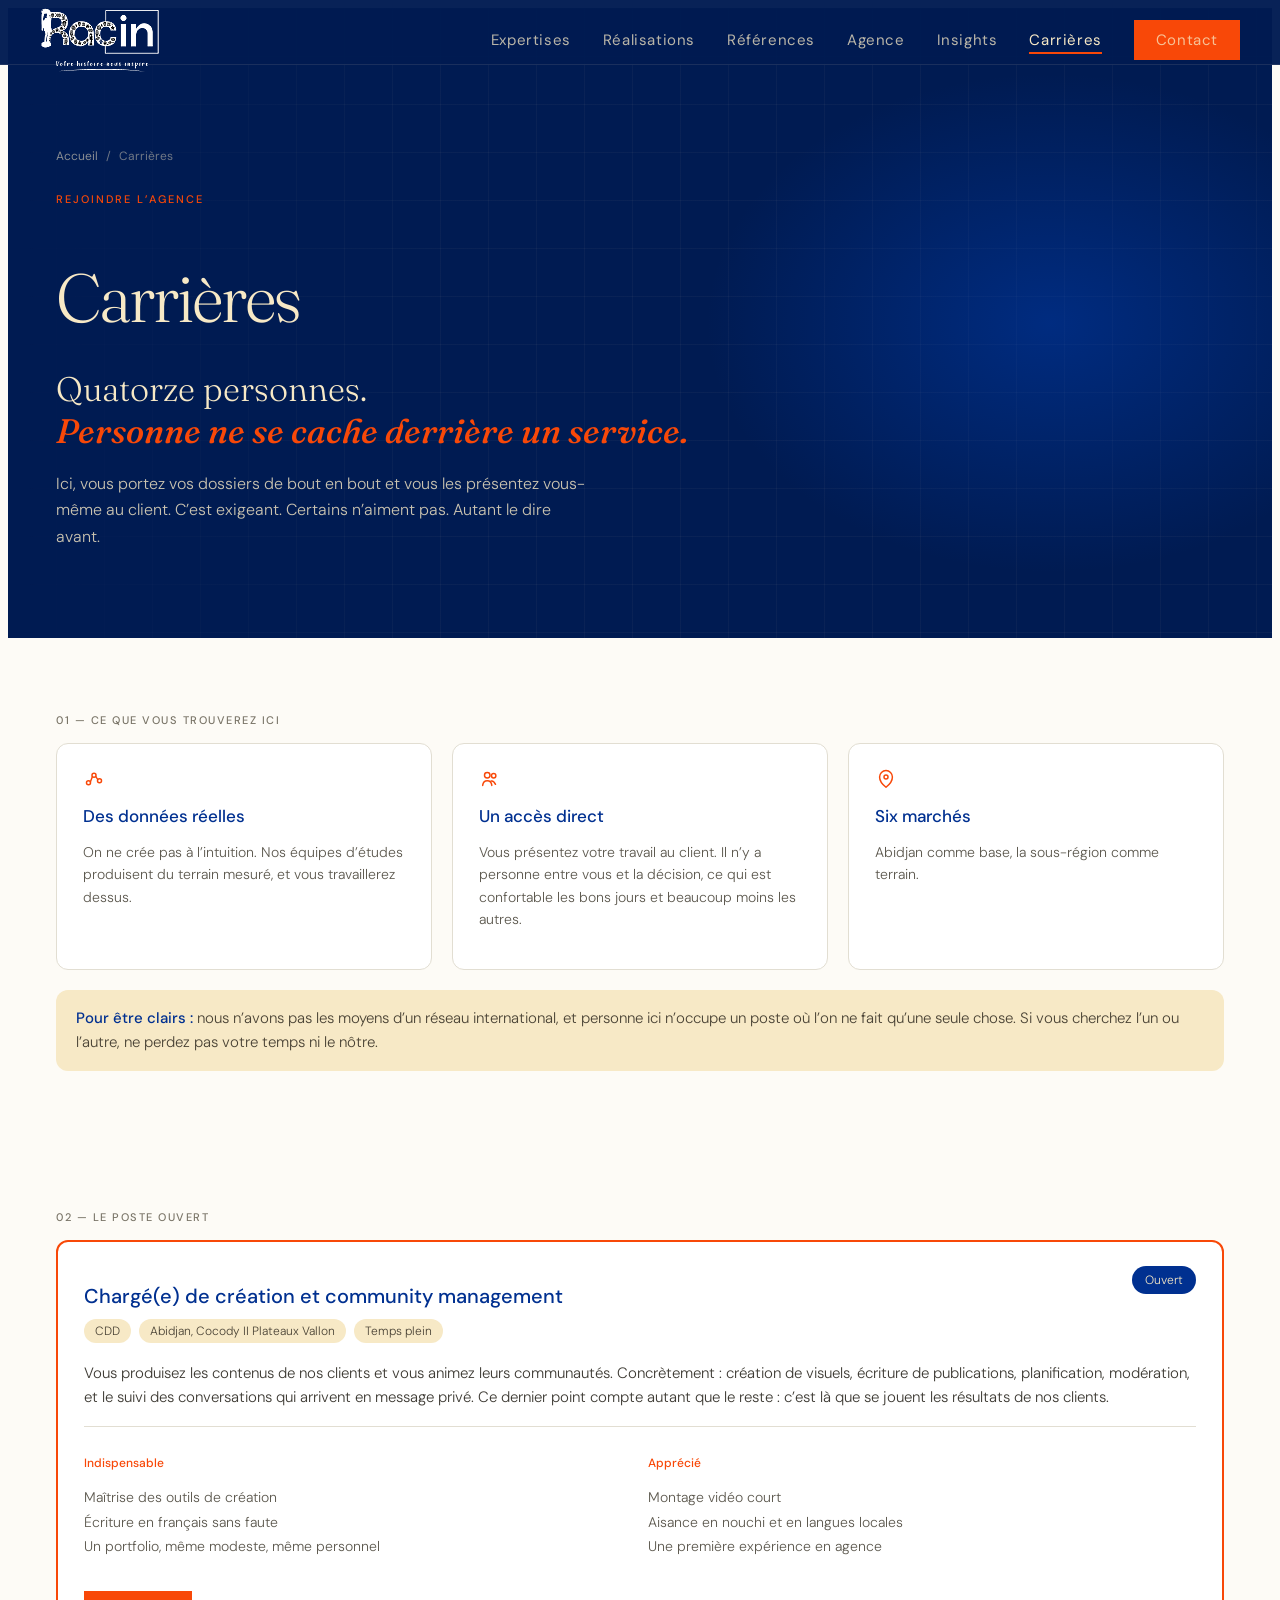
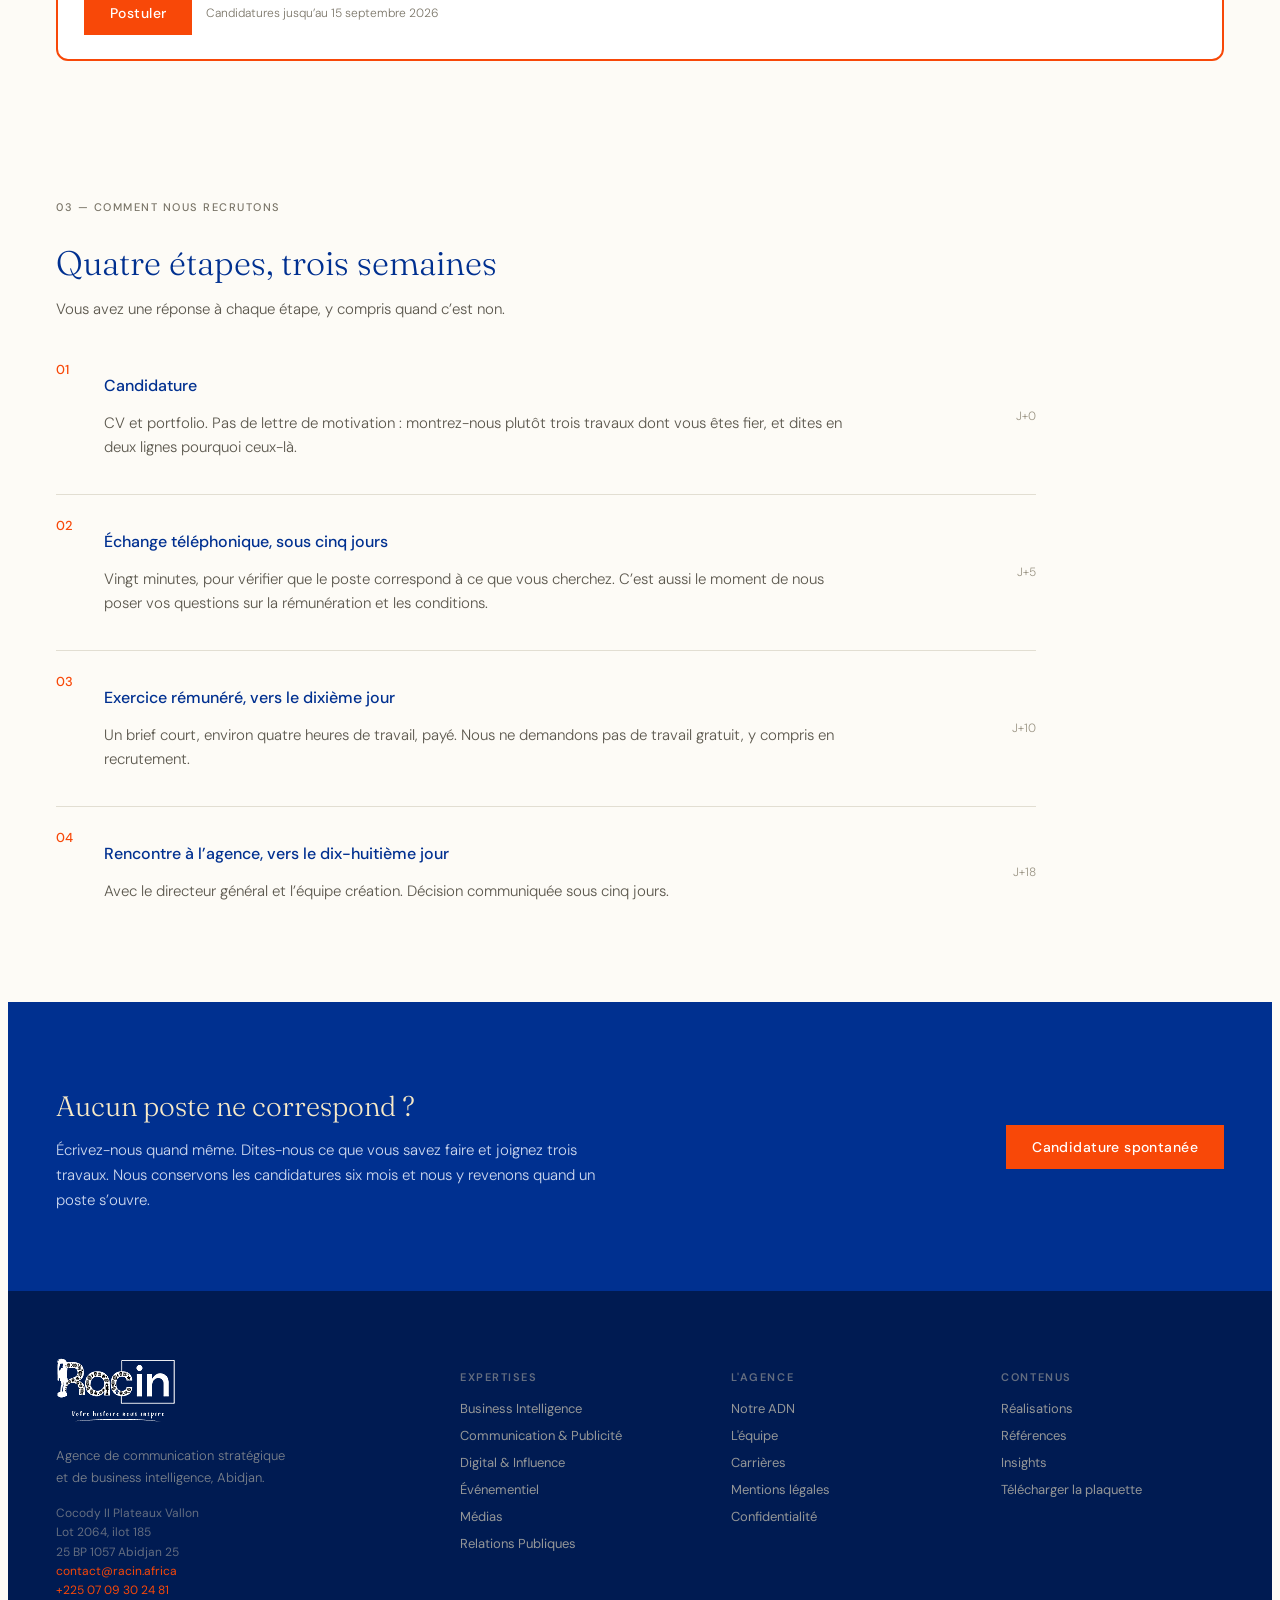
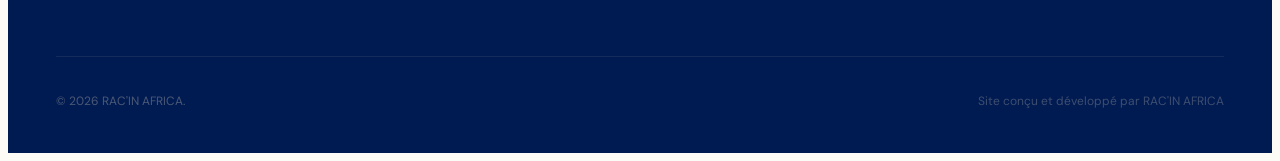
<file: carrieres.html>
<!DOCTYPE html>
<html lang="fr">
<head>
  <meta charset="UTF-8">
  <meta name="viewport" content="width=device-width, initial-scale=1.0">
  <link rel="icon" href="favicon.ico" sizes="any">
  <title>Carrières : rejoindre RAC’IN AFRICA à Abidjan | RAC’IN AFRICA</title>
  <meta name="description" content="Postes ouverts et candidatures spontanées. Une agence de quatorze personnes où chacun porte ses dossiers de bout en bout.">
  <link rel="canonical" href="https://www.racin.africa/carrieres">
  <meta property="og:title" content="Quatorze personnes. Personne ne se cache derrière un service.">
  <meta property="og:description" content="Postes ouverts et candidatures spontanées. Une agence de quatorze personnes où chacun porte ses dossiers de bout en bout.">
  <meta property="og:image" content="https://www.racin.africa/og-image.jpg">
  <meta property="og:url" content="https://www.racin.africa/carrieres">
  <meta property="og:type" content="website">
  <meta property="og:locale" content="fr_CI">
  <meta name="twitter:card" content="summary_large_image">
  <link rel="stylesheet" href="styles.css">
  <script type="application/ld+json">
  {
    "@context": "https://schema.org",
    "@type": "JobPosting",
    "title": "Chargé(e) de création et community management",
    "description": "Vous produisez les contenus de nos clients et vous animez leurs communautés. Concrètement : création de visuels, écriture de publications, planification, modération, et le suivi des conversations qui arrivent en message privé. Ce dernier point compte autant que le reste : c’est là que se jouent les résultats de nos clients. Indispensable : maîtrise des outils de création, écriture en français sans faute, un portfolio même modeste. Lieu : Abidjan, Cocody II Plateaux Vallon. CDD, temps plein.",
    "datePosted": "2026-08-24",
    "validThrough": "2026-09-15T23:59:59+00:00",
    "employmentType": ["FULL_TIME", "TEMPORARY"],
    "hiringOrganization": {
      "@type": "Organization",
      "name": "RAC'IN AFRICA",
      "sameAs": "https://www.racin.africa",
      "logo": "https://www.racin.africa/logo.png"
    },
    "jobLocation": {
      "@type": "Place",
      "address": {
        "@type": "PostalAddress",
        "streetAddress": "Cocody II Plateaux Vallon, Lot 2064, ilot 185",
        "addressLocality": "Abidjan",
        "addressCountry": "CI"
      }
    },
    "directApply": true
  }
  </script>
</head>
<body class="page-careers">

  <nav class="nav" id="nav">
    <div class="container nav-inner">
      <a href="index.html" class="nav-logo">
        <img src="logo.png" alt="RAC'IN AFRICA" class="nav-logo-img">
      </a>
      <div class="nav-links">
        <a href="index.html#expertises">Expertises</a>
        <a href="index.html#realisations">Réalisations</a>
        <a href="references.html">Références</a>
        <a href="index.html#agence">Agence</a>
        <a href="index.html#insights">Insights</a>
        <a href="carrieres.html" class="nav-link-active">Carrières</a>
        <a href="index.html#contact" class="btn-vermillion nav-cta">Contact</a>
      </div>
      <button class="nav-hamburger" id="nav-hamburger" aria-label="Ouvrir le menu">
        <span></span>
        <span></span>
        <span></span>
      </button>
    </div>
    <div class="nav-mobile" id="nav-mobile">
      <a href="index.html#expertises">Expertises</a>
      <a href="index.html#realisations">Réalisations</a>
      <a href="references.html">Références</a>
      <a href="index.html#agence">Agence</a>
      <a href="index.html#insights">Insights</a>
      <a href="carrieres.html" class="nav-link-active">Carrières</a>
      <a href="index.html#contact" class="btn-vermillion nav-mobile-cta">Contact</a>
    </div>
  </nav>

  <main>
    <section class="jobs-hero" id="top">
      <div class="jobs-hero-bg" aria-hidden="true">
        <div class="bi-hero-grid"></div>
        <div class="bi-hero-halo"></div>
      </div>
      <div class="container jobs-hero-inner">
        <nav class="bi-breadcrumb hero-text-1" aria-label="Fil d'Ariane">
          <a href="index.html">Accueil</a>
          <span aria-hidden="true">/</span>
          <span>Carrières</span>
        </nav>
        <p class="section-label hero-text-1">Rejoindre l’agence</p>
        <h1 class="jobs-hero-title hero-text-2">Carrières</h1>
        <p class="jobs-hero-sub hero-text-3">Quatorze personnes.<br><em>Personne ne se cache derrière un service.</em></p>
        <p class="jobs-hero-chapo hero-text-4">Ici, vous portez vos dossiers de bout en bout et vous les présentez vous-même au client. C’est exigeant. Certains n’aiment pas. Autant le dire avant.</p>
      </div>
    </section>

    <section class="jobs-section" aria-labelledby="jobs-find-title">
      <div class="container">
        <p class="jobs-kicker" id="jobs-find-title">01 — Ce que vous trouverez ici</p>
        <div class="jobs-find-grid">
          <article class="jobs-find-card reveal">
            <svg width="22" height="22" viewBox="0 0 24 24" fill="none" aria-hidden="true">
              <circle cx="6" cy="16" r="2.2" stroke="#F84808" stroke-width="1.6"/>
              <circle cx="12" cy="8" r="2.2" stroke="#F84808" stroke-width="1.6"/>
              <circle cx="18" cy="14" r="2.2" stroke="#F84808" stroke-width="1.6"/>
              <path d="M8 15.2 10.2 9.6M13.8 9.2 16.2 12.6" stroke="#F84808" stroke-width="1.6" stroke-linecap="round"/>
            </svg>
            <h2>Des données réelles</h2>
            <p>On ne crée pas à l’intuition. Nos équipes d’études produisent du terrain mesuré, et vous travaillerez dessus.</p>
          </article>
          <article class="jobs-find-card reveal reveal-delay-1">
            <svg width="22" height="22" viewBox="0 0 24 24" fill="none" aria-hidden="true">
              <circle cx="9" cy="8" r="3" stroke="#F84808" stroke-width="1.6"/>
              <circle cx="16" cy="8.5" r="2.4" stroke="#F84808" stroke-width="1.6"/>
              <path d="M4 19c.4-3.2 2.6-5 5-5s4.6 1.8 5 5" stroke="#F84808" stroke-width="1.6" stroke-linecap="round"/>
              <path d="M13.2 14.2c1.6-.4 3.4.6 4.8 3.6" stroke="#F84808" stroke-width="1.6" stroke-linecap="round"/>
            </svg>
            <h2>Un accès direct</h2>
            <p>Vous présentez votre travail au client. Il n’y a personne entre vous et la décision, ce qui est confortable les bons jours et beaucoup moins les autres.</p>
          </article>
          <article class="jobs-find-card reveal reveal-delay-2">
            <svg width="22" height="22" viewBox="0 0 24 24" fill="none" aria-hidden="true">
              <path d="M12 21s7-5.4 7-11.2A7 7 0 0 0 5 9.8C5 15.6 12 21 12 21z" stroke="#F84808" stroke-width="1.6" stroke-linejoin="round"/>
              <circle cx="12" cy="9.8" r="2.2" stroke="#F84808" stroke-width="1.6"/>
            </svg>
            <h2>Six marchés</h2>
            <p>Abidjan comme base, la sous-région comme terrain.</p>
          </article>
        </div>
        <div class="jobs-not-offer reveal">
          <p><strong>Pour être clairs :</strong> nous n’avons pas les moyens d’un réseau international, et personne ici n’occupe un poste où l’on ne fait qu’une seule chose. Si vous cherchez l’un ou l’autre, ne perdez pas votre temps ni le nôtre.</p>
        </div>
      </div>
    </section>

    <section class="jobs-section" aria-labelledby="jobs-open-title">
      <div class="container">
        <p class="jobs-kicker" id="jobs-open-title">02 — Le poste ouvert</p>
        <article class="jobs-card reveal" data-job-status="open">
          <div class="jobs-card-top">
            <div>
              <h2 class="jobs-card-title">Chargé(e) de création et community management</h2>
              <div class="jobs-tags">
                <span>CDD</span>
                <span>Abidjan, Cocody II Plateaux Vallon</span>
                <span>Temps plein</span>
              </div>
            </div>
            <span class="jobs-status">Ouvert</span>
          </div>
          <p class="jobs-card-body">Vous produisez les contenus de nos clients et vous animez leurs communautés. Concrètement : création de visuels, écriture de publications, planification, modération, et le suivi des conversations qui arrivent en message privé. Ce dernier point compte autant que le reste : c’est là que se jouent les résultats de nos clients.</p>
          <div class="jobs-reqs">
            <div>
              <h3>Indispensable</h3>
              <p>Maîtrise des outils de création<br>Écriture en français sans faute<br>Un portfolio, même modeste, même personnel</p>
            </div>
            <div>
              <h3>Apprécié</h3>
              <p>Montage vidéo court<br>Aisance en nouchi et en langues locales<br>Une première expérience en agence</p>
            </div>
          </div>
          <div class="jobs-card-cta">
            <a class="btn-vermillion btn-lg" href="postuler.html?poste=creation-cm">Postuler</a>
            <p class="jobs-deadline">Candidatures jusqu’au 15 septembre 2026</p>
          </div>
        </article>
      </div>
    </section>

    <section class="jobs-section" aria-labelledby="jobs-process-title">
      <div class="container">
        <p class="jobs-kicker" id="jobs-process-title">03 — Comment nous recrutons</p>
        <h2 class="jobs-block-title">Quatre étapes, trois semaines</h2>
        <p class="jobs-block-lead">Vous avez une réponse à chaque étape, y compris quand c’est non.</p>
        <ol class="jobs-steps reveal">
          <li>
            <span class="jobs-step-num">01</span>
            <div>
              <h3>Candidature</h3>
              <p>CV et portfolio. Pas de lettre de motivation : montrez-nous plutôt trois travaux dont vous êtes fier, et dites en deux lignes pourquoi ceux-là.</p>
            </div>
            <span class="jobs-step-when">J+0</span>
          </li>
          <li>
            <span class="jobs-step-num">02</span>
            <div>
              <h3>Échange téléphonique, sous cinq jours</h3>
              <p>Vingt minutes, pour vérifier que le poste correspond à ce que vous cherchez. C’est aussi le moment de nous poser vos questions sur la rémunération et les conditions.</p>
            </div>
            <span class="jobs-step-when">J+5</span>
          </li>
          <li>
            <span class="jobs-step-num">03</span>
            <div>
              <h3>Exercice rémunéré, vers le dixième jour</h3>
              <p>Un brief court, environ quatre heures de travail, payé. Nous ne demandons pas de travail gratuit, y compris en recrutement.</p>
            </div>
            <span class="jobs-step-when">J+10</span>
          </li>
          <li>
            <span class="jobs-step-num">04</span>
            <div>
              <h3>Rencontre à l’agence, vers le dix-huitième jour</h3>
              <p>Avec le directeur général et l’équipe création. Décision communiquée sous cinq jours.</p>
            </div>
            <span class="jobs-step-when">J+18</span>
          </li>
        </ol>
      </div>
    </section>

    <section class="jobs-cta">
      <div class="container jobs-cta-inner">
        <div>
          <h2 class="jobs-cta-title">Aucun poste ne correspond ?</h2>
          <p class="jobs-cta-text">Écrivez-nous quand même. Dites-nous ce que vous savez faire et joignez trois travaux. Nous conservons les candidatures six mois et nous y revenons quand un poste s’ouvre.</p>
        </div>
        <a href="postuler.html?poste=spontanee" class="btn-vermillion btn-lg">Candidature spontanée</a>
      </div>
    </section>
  </main>

  <footer class="footer">
    <div class="container">
      <div class="footer-grid">
        <div class="footer-brand">
          <a href="index.html" class="nav-logo">
            <img src="logo.png" alt="RAC'IN AFRICA" class="nav-logo-img">
          </a>
          <p class="footer-desc">Agence de communication stratégique et de business intelligence, Abidjan.</p>
          <address class="footer-address">
            Cocody II Plateaux Vallon<br>
            Lot 2064, ilot 185<br>
            25 BP 1057 Abidjan 25<br>
            <a href="mailto:contact@racin.africa">contact@racin.africa</a><br>
            <a href="tel:+2250709302481">+225 07 09 30 24 81</a>
          </address>
        </div>
        <div class="footer-col">
          <h4 class="footer-col-title">Expertises</h4>
          <a href="expertises/business-intelligence.html">Business Intelligence</a>
          <a href="expertises/communication-publicite.html">Communication &amp; Publicité</a>
          <a href="expertises/digital-influence.html">Digital &amp; Influence</a>
          <a href="expertises/evenementiel.html">Événementiel</a>
          <a href="expertises/media.html">Médias</a>
          <a href="expertises/relations-publiques.html">Relations Publiques</a>
        </div>
        <div class="footer-col">
          <h4 class="footer-col-title">L'agence</h4>
          <a href="index.html#agence">Notre ADN</a>
          <a href="index.html#agence">L'équipe</a>
          <a href="carrieres.html">Carrières</a>
          <a href="mentions-legales.html">Mentions légales</a>
          <a href="confidentialite.html">Confidentialité</a>
        </div>
        <div class="footer-col">
          <h4 class="footer-col-title">Contenus</h4>
          <a href="index.html#realisations">Réalisations</a>
          <a href="references.html">Références</a>
          <a href="index.html#insights">Insights</a>
          <a href="plaquette.pdf" download>Télécharger la plaquette</a>
        </div>
      </div>
      <div class="footer-bottom">
        <p>© 2026 RAC'IN AFRICA.</p>
        <p>Site conçu et développé par RAC'IN AFRICA</p>
      </div>
    </div>
  </footer>

  <script src="main.js"></script>
</body>
</html>
</file>
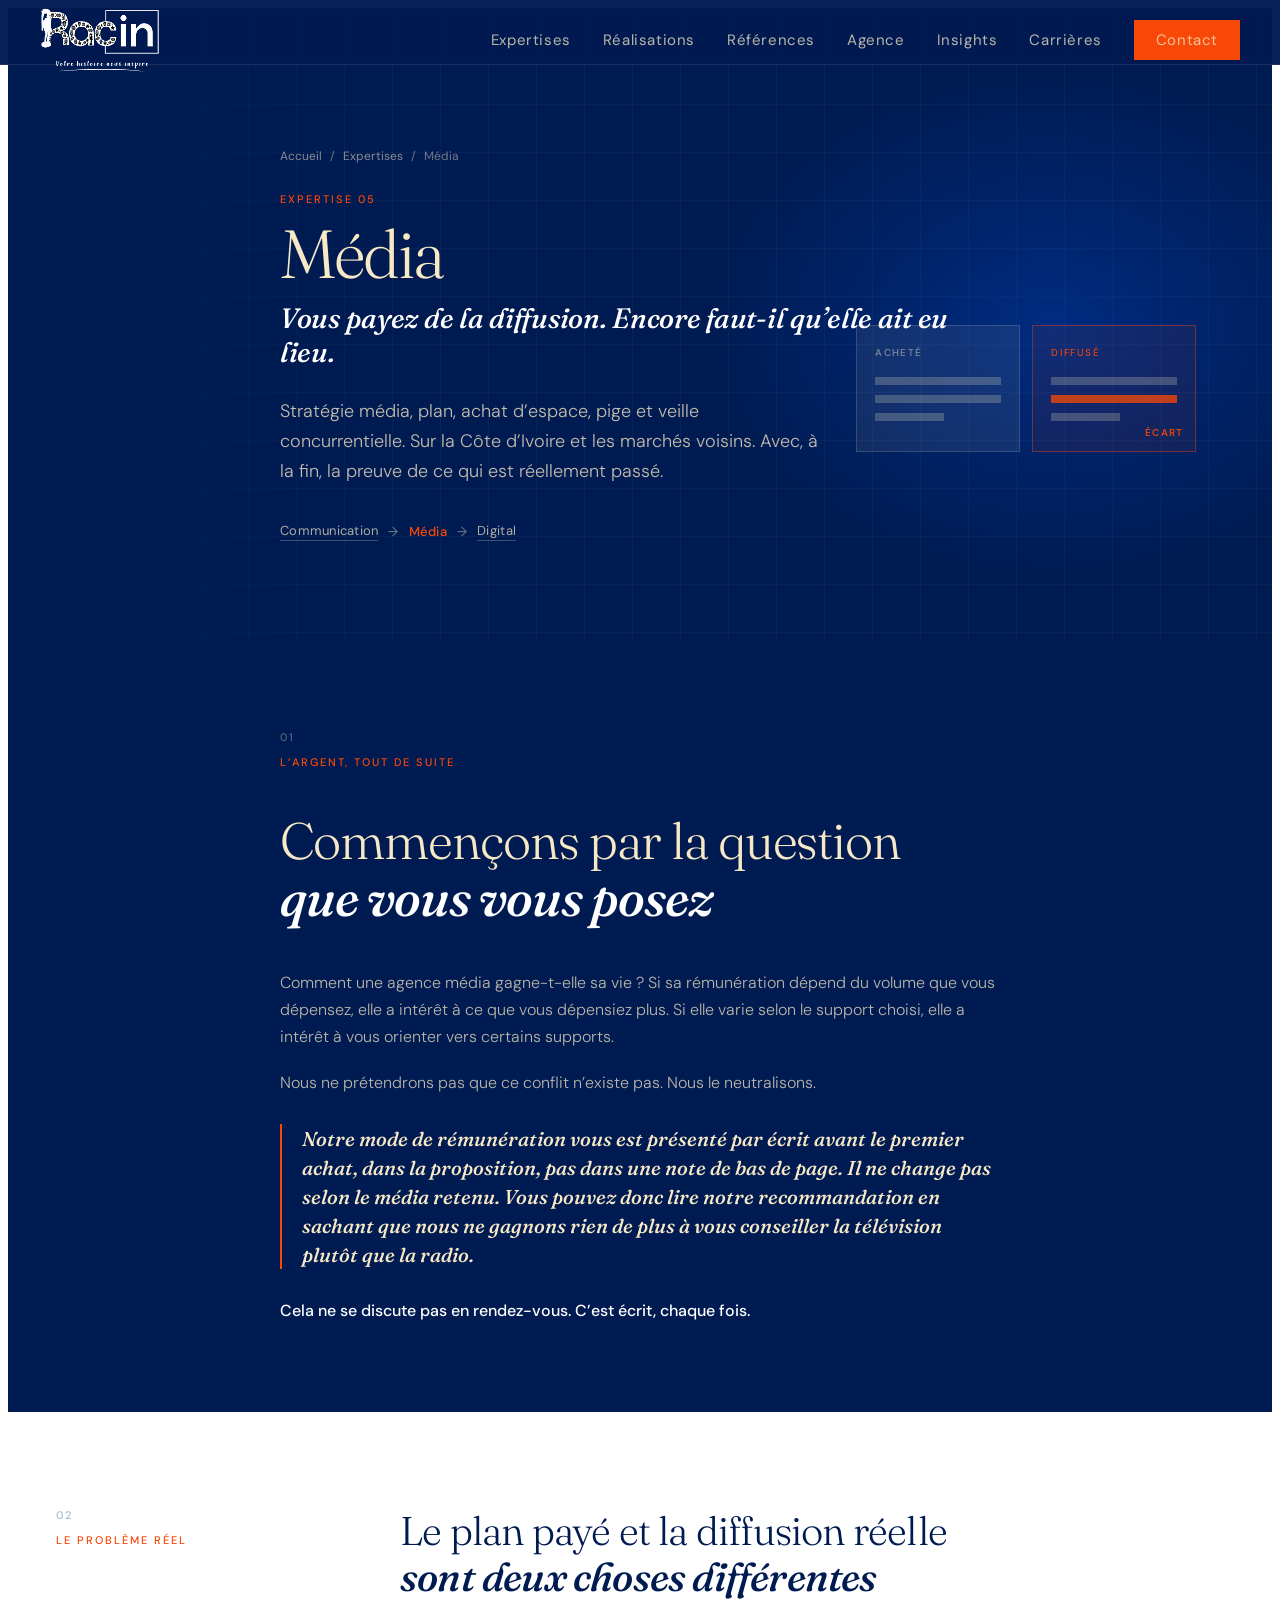
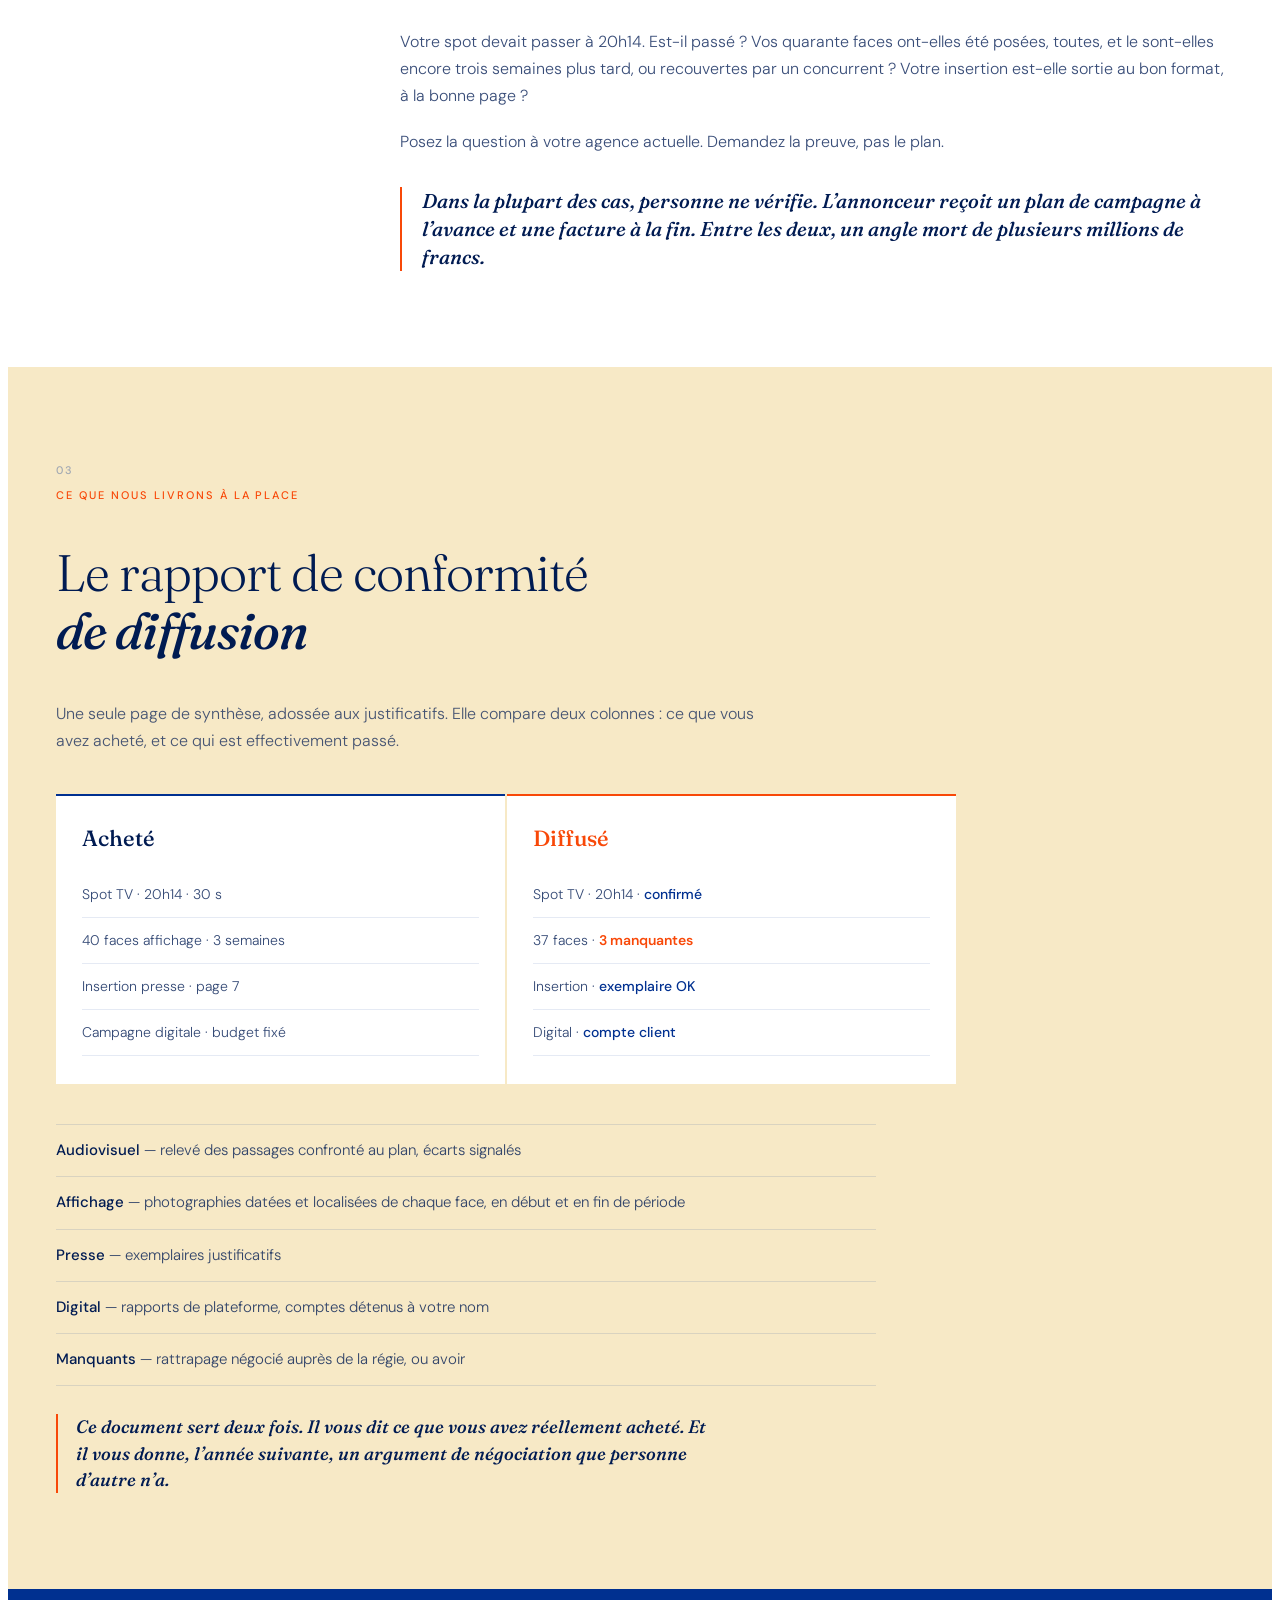
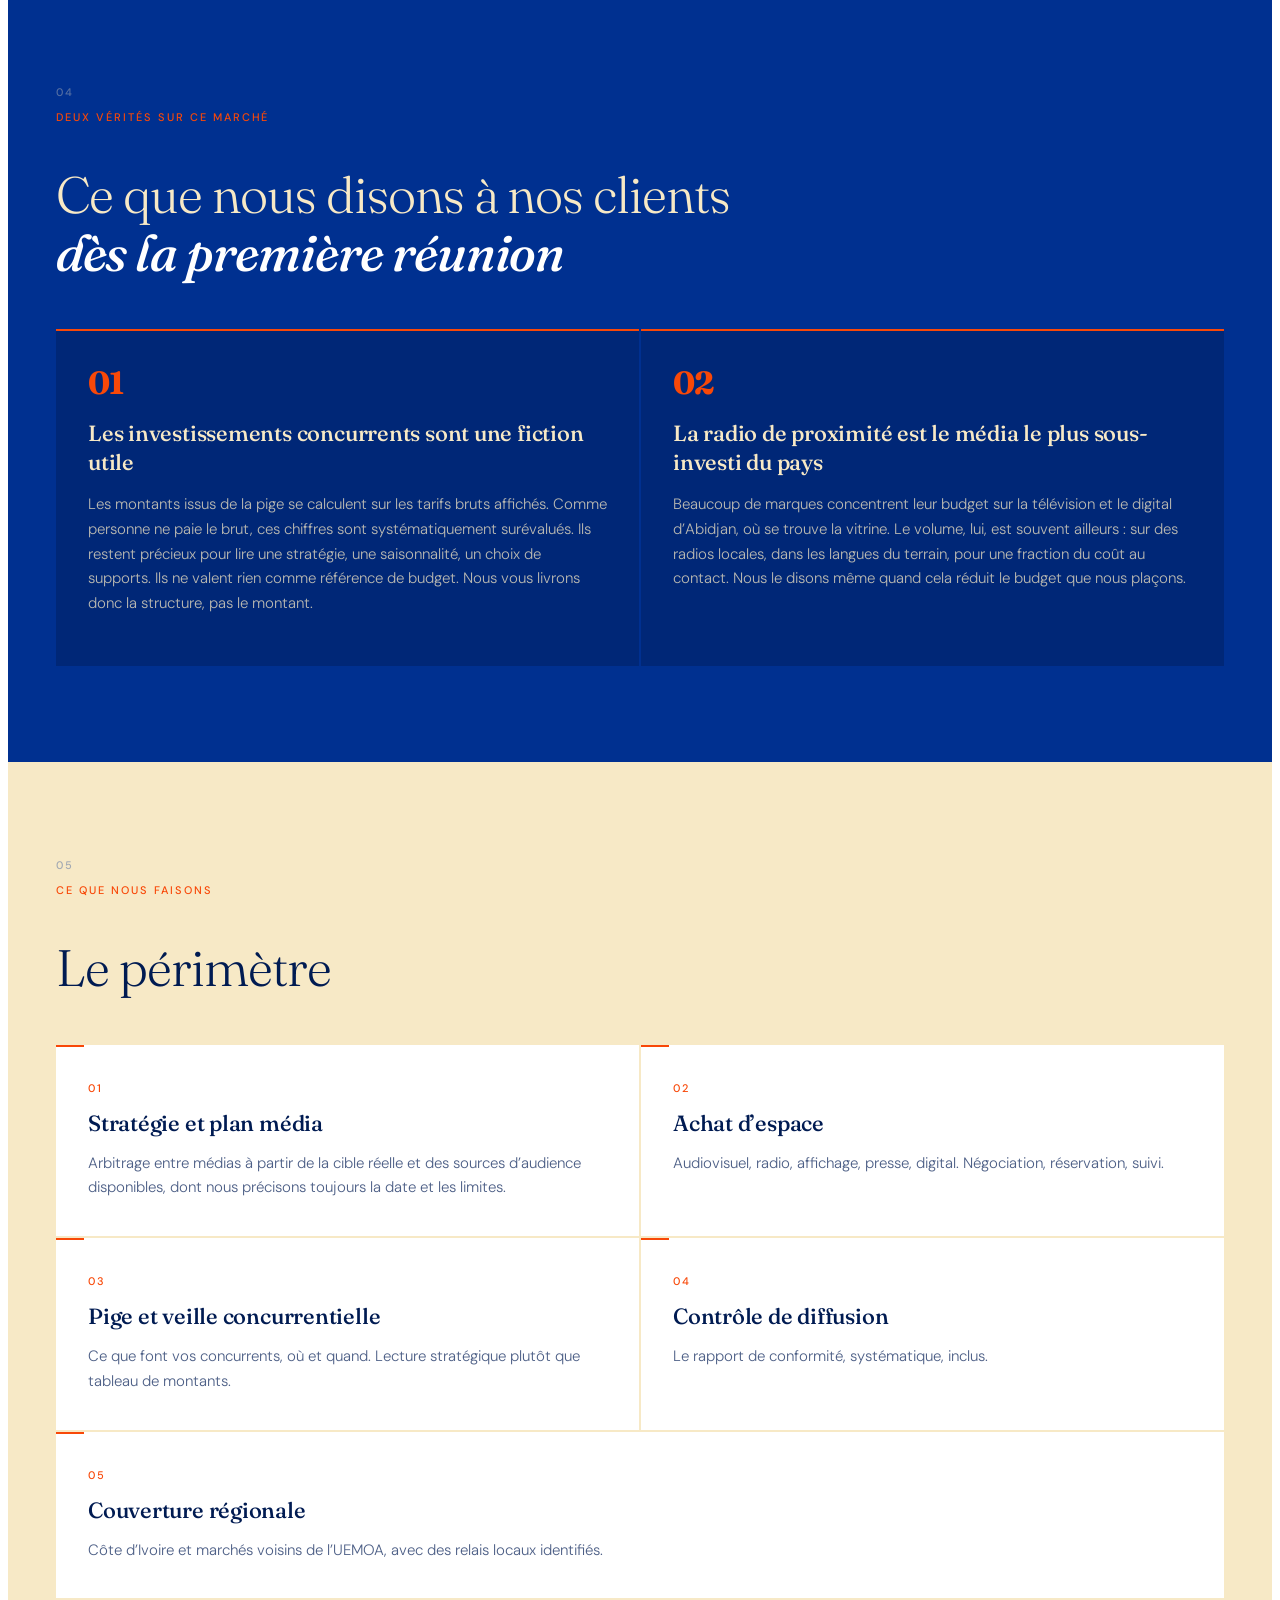
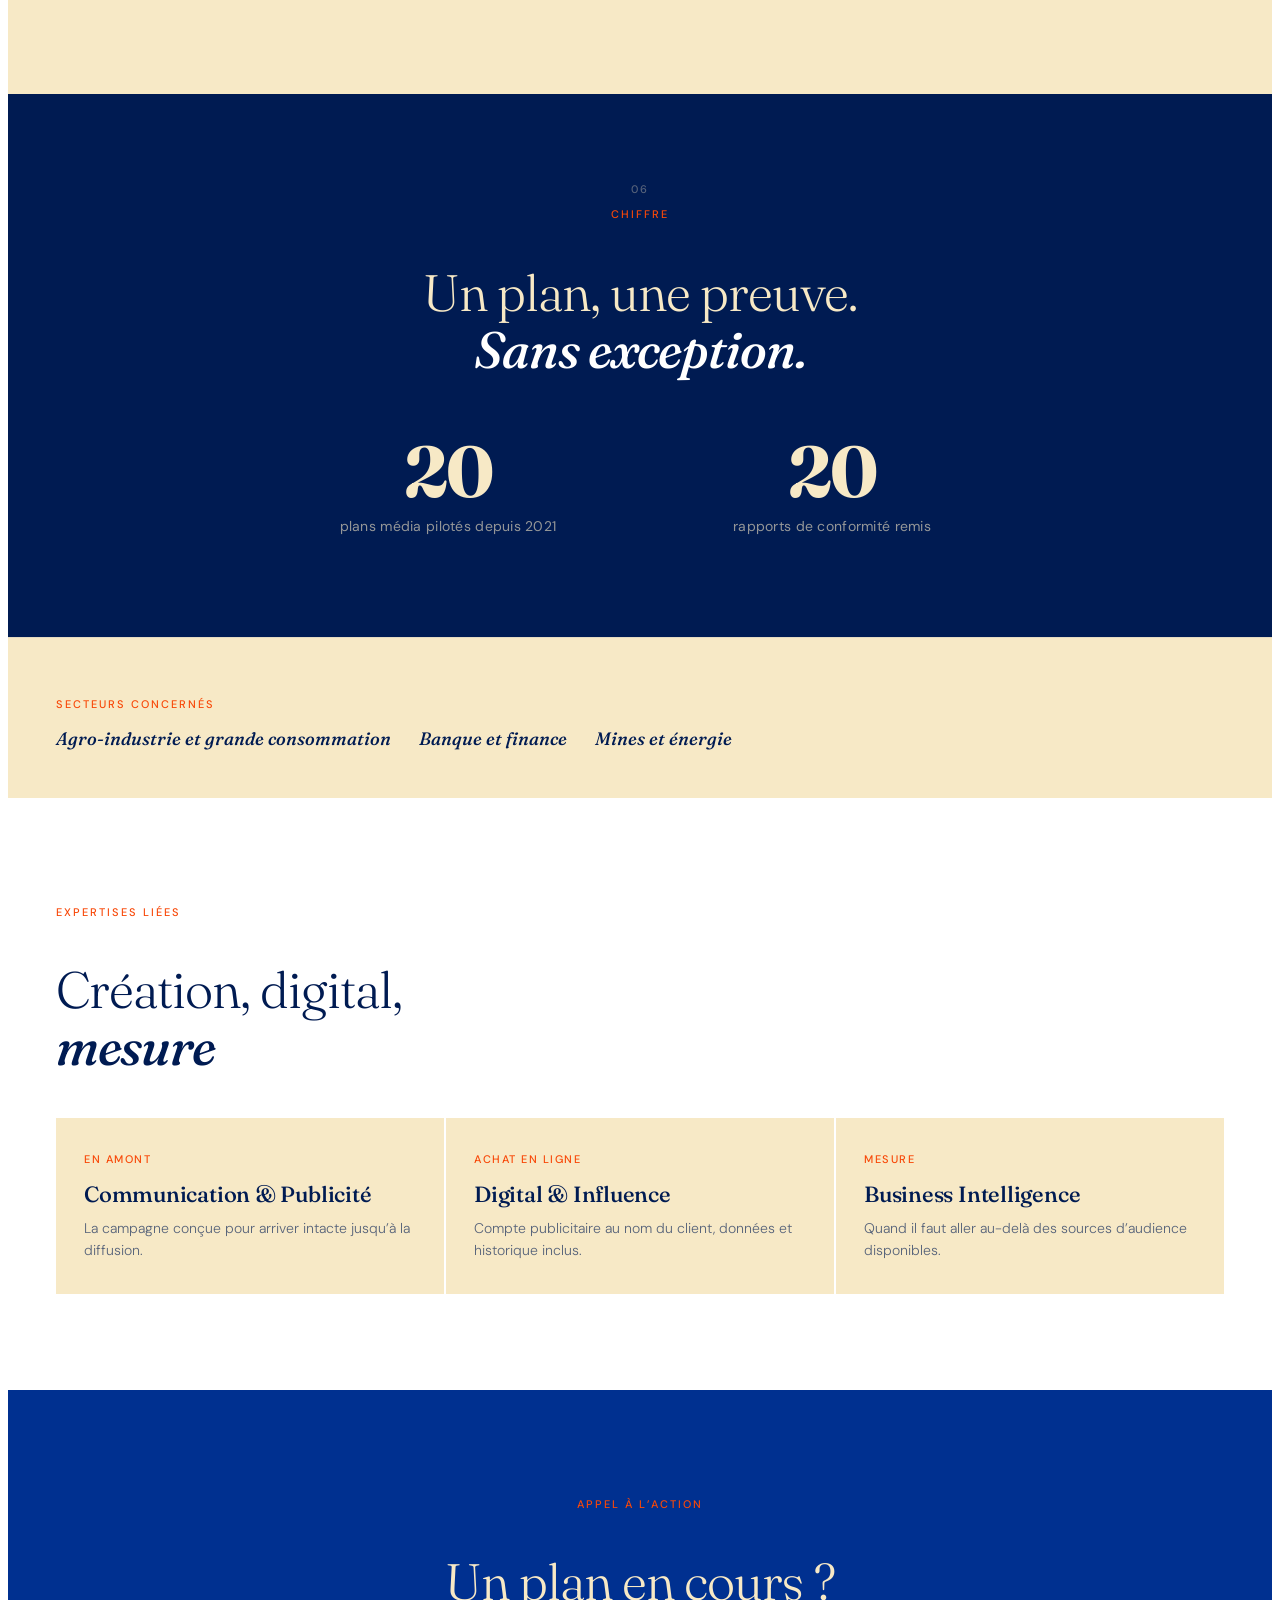
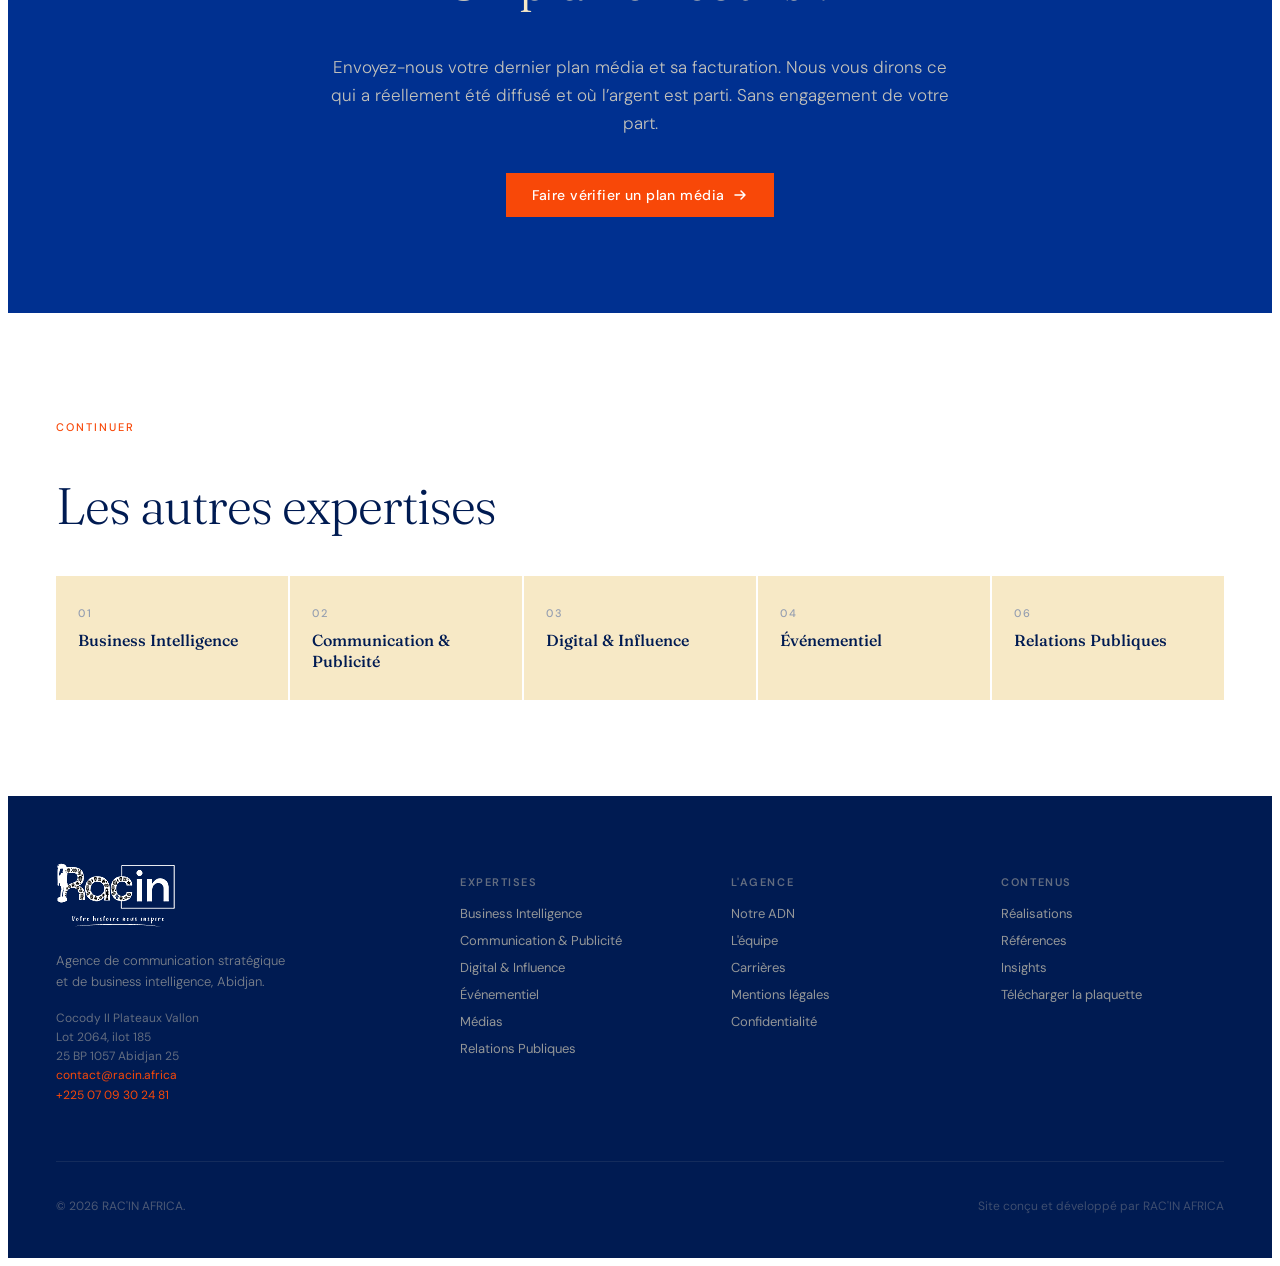
<file: media.html>
<!DOCTYPE html>
<html lang="fr">
<head>
  <meta charset="UTF-8">
  <meta name="viewport" content="width=device-width, initial-scale=1.0">
  <link rel="icon" href="favicon.ico" sizes="any">
  <title>Conseil et achat média en Côte d’Ivoire : plan, achat, contrôle | RAC’IN AFRICA</title>
  <meta name="description" content="Stratégie média, achat d’espace et pige concurrentielle à Abidjan et dans la sous-région. Rémunération transparente et preuve de diffusion à chaque campagne.">
  <link rel="canonical" href="https://www.racin.africa/expertises/media">
  <meta property="og:title" content="Vous payez de la diffusion. Encore faut-il qu’elle ait eu lieu.">
  <meta property="og:description" content="Stratégie média, achat d’espace et pige concurrentielle à Abidjan et dans la sous-région. Rémunération transparente et preuve de diffusion à chaque campagne.">
  <meta property="og:image" content="https://www.racin.africa/og-image.jpg">
  <meta property="og:url" content="https://www.racin.africa/expertises/media">
  <meta property="og:type" content="website">
  <meta property="og:locale" content="fr_CI">
  <meta name="twitter:card" content="summary_large_image">
  <link rel="stylesheet" href="../styles.css">
</head>
<body class="page-expertise page-media">

  <nav class="nav" id="nav">
    <div class="container nav-inner">
      <a href="../index.html" class="nav-logo">
        <img src="../logo.png" alt="RAC'IN AFRICA" class="nav-logo-img">
      </a>
      <div class="nav-links">
        <a href="../index.html#expertises">Expertises</a>
        <a href="../index.html#realisations">Réalisations</a>
        <a href="../references.html">Références</a>
        <a href="../index.html#agence">Agence</a>
        <a href="../index.html#insights">Insights</a>
        <a href="../carrieres.html">Carrières</a>
        <a href="../index.html#contact" class="btn-vermillion nav-cta">Contact</a>
      </div>
      <button class="nav-hamburger" id="nav-hamburger" aria-label="Ouvrir le menu">
        <span></span>
        <span></span>
        <span></span>
      </button>
    </div>
    <div class="nav-mobile" id="nav-mobile">
      <a href="../index.html#expertises">Expertises</a>
      <a href="../index.html#realisations">Réalisations</a>
      <a href="../references.html">Références</a>
      <a href="../index.html#agence">Agence</a>
      <a href="../index.html#insights">Insights</a>
      <a href="../carrieres.html">Carrières</a>
      <a href="../index.html#contact" class="btn-vermillion nav-mobile-cta">Contact</a>
    </div>
  </nav>

  <main>
    <!-- Hero -->
    <section class="bi-hero me-hero" id="top">
      <div class="bi-hero-bg" aria-hidden="true">
        <div class="bi-hero-grid"></div>
        <div class="bi-hero-halo"></div>
        <div class="me-hero-compare">
          <div class="me-hero-col">
            <span class="me-hero-col-label">Acheté</span>
            <span class="me-hero-line"></span>
            <span class="me-hero-line"></span>
            <span class="me-hero-line me-hero-line--short"></span>
          </div>
          <div class="me-hero-col me-hero-col--diff">
            <span class="me-hero-col-label">Diffusé</span>
            <span class="me-hero-line"></span>
            <span class="me-hero-line me-hero-line--gap"></span>
            <span class="me-hero-line me-hero-line--short"></span>
            <span class="me-hero-gap-tag">Écart</span>
          </div>
        </div>
      </div>
      <div class="container bi-hero-inner">
        <nav class="bi-breadcrumb hero-text-1" aria-label="Fil d'Ariane">
          <a href="../index.html">Accueil</a>
          <span aria-hidden="true">/</span>
          <a href="../index.html#expertises">Expertises</a>
          <span aria-hidden="true">/</span>
          <span>Média</span>
        </nav>
        <p class="section-label hero-text-1">Expertise 05</p>
        <h1 class="bi-hero-title hero-text-2">Média</h1>
        <p class="bi-hero-sub hero-text-3">Vous payez de la diffusion. Encore faut-il qu’elle ait eu lieu.</p>
        <p class="bi-hero-chapo hero-text-4">Stratégie média, plan, achat d’espace, pige et veille concurrentielle. Sur la Côte d’Ivoire et les marchés voisins. Avec, à la fin, la preuve de ce qui est réellement passé.</p>
        <p class="com-chain hero-text-4">
          <a href="communication-publicite.html">Communication</a>
          <span aria-hidden="true">→</span>
          <strong>Média</strong>
          <span aria-hidden="true">→</span>
          <a href="digital-influence.html">Digital</a>
        </p>
      </div>
    </section>

    <!-- Bloc 1 — L'argent (contractuel, austère) -->
    <section class="bi-section me-money" id="remuneration">
      <div class="container me-money-inner reveal">
        <span class="bi-block-num bi-block-num--light">01</span>
        <p class="section-label">L’argent, tout de suite</p>
        <h2 class="section-title section-title--light">Commençons par la question<br><em>que vous vous posez</em></h2>
        <div class="me-money-body">
          <p>Comment une agence média gagne-t-elle sa vie&nbsp;? Si sa rémunération dépend du volume que vous dépensez, elle a intérêt à ce que vous dépensiez plus. Si elle varie selon le support choisi, elle a intérêt à vous orienter vers certains supports.</p>
          <p>Nous ne prétendrons pas que ce conflit n’existe pas. Nous le neutralisons.</p>
          <p class="me-money-principle">Notre mode de rémunération vous est présenté par écrit avant le premier achat, dans la proposition, pas dans une note de bas de page. Il ne change pas selon le média retenu. Vous pouvez donc lire notre recommandation en sachant que nous ne gagnons rien de plus à vous conseiller la télévision plutôt que la radio.</p>
          <p class="me-money-close">Cela ne se discute pas en rendez-vous. C’est écrit, chaque fois.</p>
        </div>
      </div>
    </section>

    <!-- Bloc 2 — Le problème -->
    <section class="bi-section bi-problem">
      <div class="container bi-split">
        <div class="bi-split-label reveal">
          <span class="bi-block-num">02</span>
          <p class="section-label">Le problème réel</p>
        </div>
        <div class="bi-split-body reveal reveal-delay-1">
          <h2 class="bi-h2">Le plan payé et la diffusion réelle<br><em>sont deux choses différentes</em></h2>
          <p>Votre spot devait passer à 20h14. Est-il passé&nbsp;? Vos quarante faces ont-elles été posées, toutes, et le sont-elles encore trois semaines plus tard, ou recouvertes par un concurrent&nbsp;? Votre insertion est-elle sortie au bon format, à la bonne page&nbsp;?</p>
          <p>Posez la question à votre agence actuelle. Demandez la preuve, pas le plan.</p>
          <p class="bi-pull">Dans la plupart des cas, personne ne vérifie. L’annonceur reçoit un plan de campagne à l’avance et une facture à la fin. Entre les deux, un angle mort de plusieurs millions de francs.</p>
        </div>
      </div>
    </section>

    <!-- Bloc 3 — Rapport de conformité (2 colonnes) -->
    <section class="bi-section me-report" id="conformite">
      <div class="container">
        <div class="me-report-header reveal">
          <span class="bi-block-num">03</span>
          <p class="section-label">Ce que nous livrons à la place</p>
          <h2 class="section-title">Le rapport de conformité<br><em>de diffusion</em></h2>
          <p class="me-report-lead">Une seule page de synthèse, adossée aux justificatifs. Elle compare deux colonnes : ce que vous avez acheté, et ce qui est effectivement passé.</p>
        </div>

        <div class="me-compare reveal reveal-delay-1" aria-hidden="true">
          <div class="me-compare-col">
            <h3>Acheté</h3>
            <ul>
              <li>Spot TV · 20h14 · 30&nbsp;s</li>
              <li>40 faces affichage · 3 semaines</li>
              <li>Insertion presse · page 7</li>
              <li>Campagne digitale · budget fixé</li>
            </ul>
          </div>
          <div class="me-compare-col me-compare-col--out">
            <h3>Diffusé</h3>
            <ul>
              <li>Spot TV · 20h14 · <span class="me-ok">confirmé</span></li>
              <li>37 faces · <span class="me-gap">3 manquantes</span></li>
              <li>Insertion · <span class="me-ok">exemplaire OK</span></li>
              <li>Digital · <span class="me-ok">compte client</span></li>
            </ul>
          </div>
        </div>

        <ul class="me-report-list reveal reveal-delay-2">
          <li><strong>Audiovisuel</strong> — relevé des passages confronté au plan, écarts signalés</li>
          <li><strong>Affichage</strong> — photographies datées et localisées de chaque face, en début et en fin de période</li>
          <li><strong>Presse</strong> — exemplaires justificatifs</li>
          <li><strong>Digital</strong> — rapports de plateforme, comptes détenus à votre nom</li>
          <li><strong>Manquants</strong> — rattrapage négocié auprès de la régie, ou avoir</li>
        </ul>
        <p class="me-report-close reveal reveal-delay-3">Ce document sert deux fois. Il vous dit ce que vous avez réellement acheté. Et il vous donne, l’année suivante, un argument de négociation que personne d’autre n’a.</p>
      </div>
    </section>

    <!-- Bloc 4 — Deux vérités -->
    <section class="bi-section bi-lesson me-truths">
      <div class="container">
        <div class="bi-lesson-header reveal">
          <span class="bi-block-num bi-block-num--light">04</span>
          <p class="section-label">Deux vérités sur ce marché</p>
          <h2 class="section-title section-title--light">Ce que nous disons à nos clients<br><em>dès la première réunion</em></h2>
        </div>
        <div class="di-rules-grid">
          <article class="di-rule reveal reveal-delay-1">
            <span class="di-rule-num">01</span>
            <h3>Les investissements concurrents sont une fiction utile</h3>
            <p>Les montants issus de la pige se calculent sur les tarifs bruts affichés. Comme personne ne paie le brut, ces chiffres sont systématiquement surévalués. Ils restent précieux pour lire une stratégie, une saisonnalité, un choix de supports. Ils ne valent rien comme référence de budget. Nous vous livrons donc la structure, pas le montant.</p>
          </article>
          <article class="di-rule reveal reveal-delay-2">
            <span class="di-rule-num">02</span>
            <h3>La radio de proximité est le média le plus sous-investi du pays</h3>
            <p>Beaucoup de marques concentrent leur budget sur la télévision et le digital d’Abidjan, où se trouve la vitrine. Le volume, lui, est souvent ailleurs : sur des radios locales, dans les langues du terrain, pour une fraction du coût au contact. Nous le disons même quand cela réduit le budget que nous plaçons.</p>
          </article>
        </div>
      </div>
    </section>

    <!-- Bloc 5 — Périmètre -->
    <section class="bi-section bi-devices">
      <div class="container">
        <div class="bi-devices-header reveal">
          <span class="bi-block-num">05</span>
          <p class="section-label">Ce que nous faisons</p>
          <h2 class="section-title">Le périmètre</h2>
        </div>
        <div class="com-produce-grid">
          <article class="bi-device reveal reveal-delay-1">
            <span class="bi-device-index">01</span>
            <h3>Stratégie et plan média</h3>
            <p>Arbitrage entre médias à partir de la cible réelle et des sources d’audience disponibles, dont nous précisons toujours la date et les limites.</p>
          </article>
          <article class="bi-device reveal reveal-delay-2">
            <span class="bi-device-index">02</span>
            <h3>Achat d’espace</h3>
            <p>Audiovisuel, radio, affichage, presse, digital. Négociation, réservation, suivi.</p>
          </article>
          <article class="bi-device reveal reveal-delay-3">
            <span class="bi-device-index">03</span>
            <h3>Pige et veille concurrentielle</h3>
            <p>Ce que font vos concurrents, où et quand. Lecture stratégique plutôt que tableau de montants.</p>
          </article>
          <article class="bi-device reveal reveal-delay-4">
            <span class="bi-device-index">04</span>
            <h3>Contrôle de diffusion</h3>
            <p>Le rapport de conformité, systématique, inclus.</p>
          </article>
          <article class="bi-device bi-device--wide reveal reveal-delay-5">
            <span class="bi-device-index">05</span>
            <h3>Couverture régionale</h3>
            <p>Côte d’Ivoire et marchés voisins de l’UEMOA, avec des relais locaux identifiés.</p>
          </article>
        </div>
      </div>
    </section>

    <!-- Bloc 6 — Chiffre -->
    <section class="bi-section bi-proof js-stats" id="me-proof">
      <div class="container">
        <div class="bi-proof-header reveal">
          <span class="bi-block-num bi-block-num--light">06</span>
          <p class="section-label">Chiffre</p>
          <h2 class="section-title section-title--light">Un plan, une preuve.<br><em>Sans exception.</em></h2>
        </div>
        <div class="com-proof-grid reveal reveal-delay-1">
          <div class="bi-proof-stat">
            <span class="stat-number" data-target="22">0</span>
            <p class="bi-proof-label">plans média pilotés depuis 2021</p>
          </div>
          <div class="bi-proof-stat">
            <span class="stat-number" data-target="22">0</span>
            <p class="bi-proof-label">rapports de conformité remis</p>
          </div>
        </div>
      </div>
    </section>

    <!-- Secteurs + expertises liées -->
    <section class="bi-section bi-sectors">
      <div class="container reveal">
        <p class="section-label">Secteurs concernés</p>
        <div class="bi-sectors-row">
          <span>Agro-industrie et grande consommation</span>
          <span>Banque et finance</span>
          <span>Mines et énergie</span>
        </div>
      </div>
    </section>

    <section class="bi-section com-linked">
      <div class="container">
        <div class="com-linked-header reveal">
          <p class="section-label">Expertises liées</p>
          <h2 class="section-title">Création, digital,<br><em>mesure</em></h2>
        </div>
        <div class="com-linked-grid">
          <a href="communication-publicite.html" class="com-linked-card reveal reveal-delay-1">
            <span class="com-linked-dir">En amont</span>
            <strong>Communication & Publicité</strong>
            <p>La campagne conçue pour arriver intacte jusqu’à la diffusion.</p>
          </a>
          <a href="digital-influence.html" class="com-linked-card reveal reveal-delay-2">
            <span class="com-linked-dir">Achat en ligne</span>
            <strong>Digital & Influence</strong>
            <p>Compte publicitaire au nom du client, données et historique inclus.</p>
          </a>
          <a href="business-intelligence.html" class="com-linked-card reveal reveal-delay-3">
            <span class="com-linked-dir">Mesure</span>
            <strong>Business Intelligence</strong>
            <p>Quand il faut aller au-delà des sources d’audience disponibles.</p>
          </a>
        </div>
      </div>
    </section>

    <!-- CTA -->
    <section class="bi-cta" id="verifier">
      <div class="container bi-cta-inner reveal">
        <p class="section-label">Appel à l’action</p>
        <h2 class="section-title section-title--light">Un plan en cours&nbsp;?</h2>
        <p class="bi-cta-text">Envoyez-nous votre dernier plan média et sa facturation. Nous vous dirons ce qui a réellement été diffusé et où l’argent est parti. Sans engagement de votre part.</p>
        <a href="../index.html#contact" class="btn-vermillion btn-lg">
          Faire vérifier un plan média
          <svg width="16" height="16" viewBox="0 0 16 16" fill="none" aria-hidden="true"><path d="M3 8h10M9 4l4 4-4 4" stroke="currentColor" stroke-width="1.5" stroke-linecap="round" stroke-linejoin="round"/></svg>
        </a>
      </div>
    </section>

    <!-- Autres expertises -->
    <section class="bi-section bi-more">
      <div class="container">
        <div class="bi-more-header reveal">
          <p class="section-label">Continuer</p>
          <h2 class="section-title">Les autres expertises</h2>
        </div>
        <div class="bi-more-grid">
          <a href="business-intelligence.html" class="bi-more-card reveal reveal-delay-1">
            <span>01</span>
            <strong>Business Intelligence</strong>
          </a>
          <a href="communication-publicite.html" class="bi-more-card reveal reveal-delay-2">
            <span>02</span>
            <strong>Communication & Publicité</strong>
          </a>
          <a href="digital-influence.html" class="bi-more-card reveal reveal-delay-3">
            <span>03</span>
            <strong>Digital & Influence</strong>
          </a>
          <a href="evenementiel.html" class="bi-more-card reveal reveal-delay-4">
            <span>04</span>
            <strong>Événementiel</strong>
          </a>
          <a href="relations-publiques.html" class="bi-more-card reveal reveal-delay-5">
            <span>06</span>
            <strong>Relations Publiques</strong>
          </a>
        </div>
      </div>
    </section>
  </main>

  <footer class="footer">
    <div class="container">
      <div class="footer-grid">
        <div class="footer-brand">
          <a href="../index.html" class="nav-logo">
            <img src="../logo.png" alt="RAC'IN AFRICA" class="nav-logo-img">
          </a>
          <p class="footer-desc">Agence de communication stratégique et de business intelligence, Abidjan.</p>
          <address class="footer-address">
            Cocody II Plateaux Vallon<br>
            Lot 2064, ilot 185<br>
            25 BP 1057 Abidjan 25<br>
            <a href="mailto:contact@racin.africa">contact@racin.africa</a><br>
            <a href="tel:+2250709302481">+225 07 09 30 24 81</a>
          </address>
        </div>
        <div class="footer-col">
          <h4 class="footer-col-title">Expertises</h4>
          <a href="business-intelligence.html">Business Intelligence</a>
          <a href="communication-publicite.html">Communication & Publicité</a>
          <a href="digital-influence.html">Digital & Influence</a>
          <a href="evenementiel.html">Événementiel</a>
          <a href="media.html">Médias</a>
          <a href="relations-publiques.html">Relations Publiques</a>
        </div>
        <div class="footer-col">
          <h4 class="footer-col-title">L'agence</h4>
          <a href="../index.html#agence">Notre ADN</a>
          <a href="../index.html#agence">L'équipe</a>
          <a href="../carrieres.html">Carrières</a>
          <a href="../mentions-legales.html">Mentions légales</a>
          <a href="../confidentialite.html">Confidentialité</a>
        </div>
        <div class="footer-col">
          <h4 class="footer-col-title">Contenus</h4>
          <a href="../index.html#realisations">Réalisations</a>
          <a href="../references.html">Références</a>
          <a href="../index.html#insights">Insights</a>
          <a href="../plaquette.pdf" download>Télécharger la plaquette</a>
        </div>
      </div>
      <div class="footer-bottom">
        <p>© 2026 RAC'IN AFRICA.</p>
        <p>Site conçu et développé par RAC'IN AFRICA</p>
      </div>
    </div>
  </footer>

  <script src="../main.js"></script>
</body>
</html>
</file>
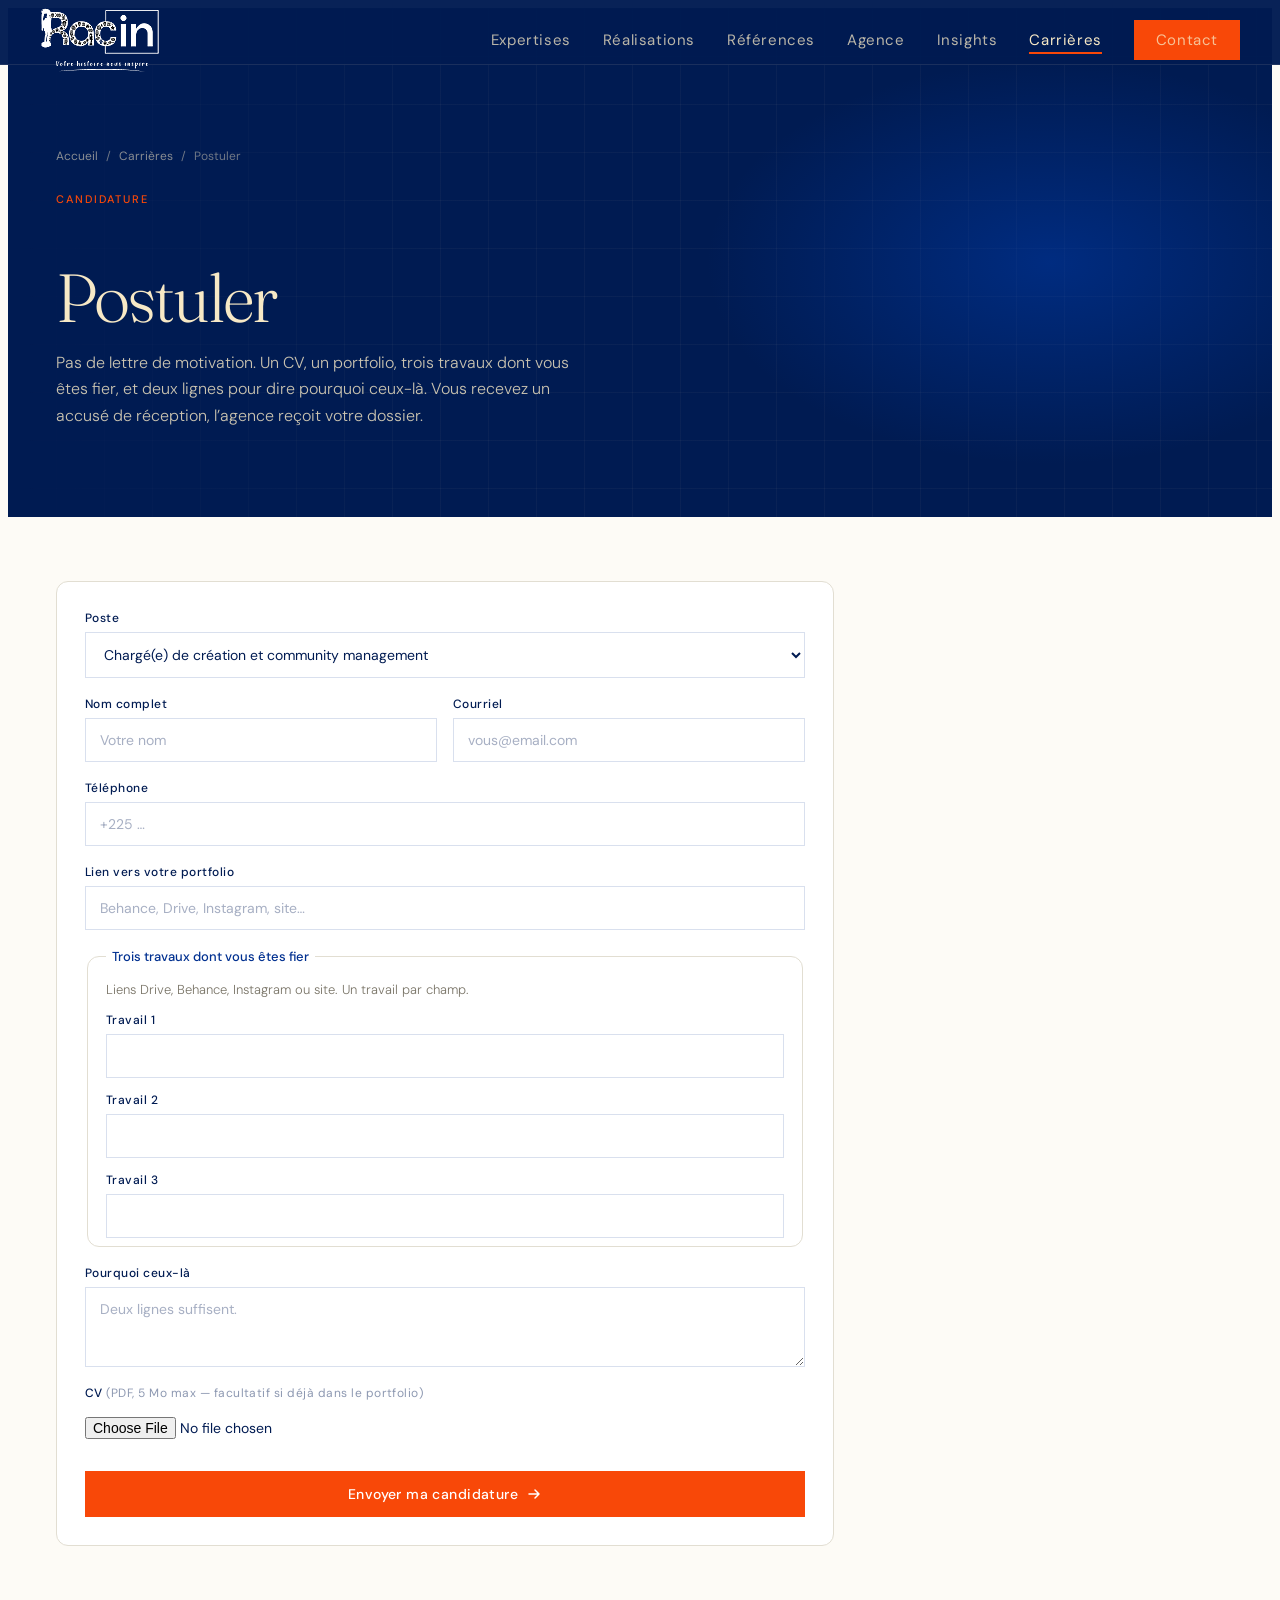
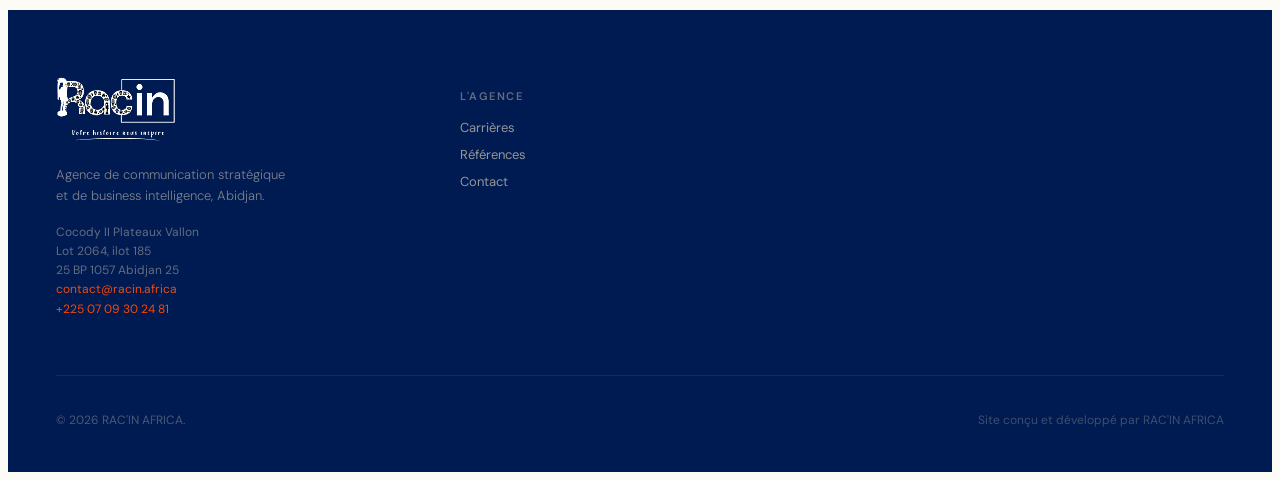
<file: postuler.html>
<!DOCTYPE html>
<html lang="fr">
<head>
  <meta charset="UTF-8">
  <meta name="viewport" content="width=device-width, initial-scale=1.0">
  <link rel="icon" href="favicon.ico" sizes="any">
  <title>Postuler | RAC’IN AFRICA</title>
  <meta name="description" content="Envoyez votre candidature à RAC’IN AFRICA. CV, portfolio et trois travaux. Réponse à chaque étape.">
  <link rel="canonical" href="https://www.racin.africa/postuler">
  <meta name="robots" content="noindex">
  <link rel="stylesheet" href="styles.css">
</head>
<body class="page-careers page-apply">

  <nav class="nav" id="nav">
    <div class="container nav-inner">
      <a href="index.html" class="nav-logo">
        <img src="logo.png" alt="RAC'IN AFRICA" class="nav-logo-img">
      </a>
      <div class="nav-links">
        <a href="index.html#expertises">Expertises</a>
        <a href="index.html#realisations">Réalisations</a>
        <a href="references.html">Références</a>
        <a href="index.html#agence">Agence</a>
        <a href="index.html#insights">Insights</a>
        <a href="carrieres.html" class="nav-link-active">Carrières</a>
        <a href="index.html#contact" class="btn-vermillion nav-cta">Contact</a>
      </div>
      <button class="nav-hamburger" id="nav-hamburger" aria-label="Ouvrir le menu">
        <span></span>
        <span></span>
        <span></span>
      </button>
    </div>
    <div class="nav-mobile" id="nav-mobile">
      <a href="index.html#expertises">Expertises</a>
      <a href="index.html#realisations">Réalisations</a>
      <a href="references.html">Références</a>
      <a href="index.html#agence">Agence</a>
      <a href="index.html#insights">Insights</a>
      <a href="carrieres.html" class="nav-link-active">Carrières</a>
      <a href="index.html#contact" class="btn-vermillion nav-mobile-cta">Contact</a>
    </div>
  </nav>

  <main>
    <section class="jobs-hero" id="top">
      <div class="jobs-hero-bg" aria-hidden="true">
        <div class="bi-hero-grid"></div>
        <div class="bi-hero-halo"></div>
      </div>
      <div class="container jobs-hero-inner">
        <nav class="bi-breadcrumb hero-text-1" aria-label="Fil d'Ariane">
          <a href="index.html">Accueil</a>
          <span aria-hidden="true">/</span>
          <a href="carrieres.html">Carrières</a>
          <span aria-hidden="true">/</span>
          <span>Postuler</span>
        </nav>
        <p class="section-label hero-text-1">Candidature</p>
        <h1 class="jobs-hero-title hero-text-2">Postuler</h1>
        <p class="jobs-hero-chapo hero-text-4">Pas de lettre de motivation. Un CV, un portfolio, trois travaux dont vous êtes fier, et deux lignes pour dire pourquoi ceux-là. Vous recevez un accusé de réception, l’agence reçoit votre dossier.</p>
      </div>
    </section>

    <section class="jobs-section">
      <div class="container apply-wrap">
        <form class="apply-form" id="apply-form" novalidate>
          <input type="hidden" name="form_type" value="application">

          <div class="form-field">
            <label for="apply-position">Poste</label>
            <select id="apply-position" name="position" required>
              <option value="creation-cm">Chargé(e) de création et community management</option>
              <option value="spontanee">Candidature spontanée</option>
            </select>
          </div>

          <div class="apply-grid">
            <div class="form-field">
              <label for="apply-name">Nom complet</label>
              <input type="text" id="apply-name" name="name" placeholder="Votre nom" required autocomplete="name">
            </div>
            <div class="form-field">
              <label for="apply-email">Courriel</label>
              <input type="email" id="apply-email" name="email" placeholder="vous@email.com" required autocomplete="email">
            </div>
          </div>

          <div class="form-field">
            <label for="apply-phone">Téléphone</label>
            <input type="tel" id="apply-phone" name="phone" placeholder="+225 …" required autocomplete="tel">
          </div>

          <div class="form-field">
            <label for="apply-portfolio">Lien vers votre portfolio</label>
            <input type="text" id="apply-portfolio" name="portfolio" placeholder="Behance, Drive, Instagram, site…" required>
          </div>

          <fieldset class="apply-works">
            <legend>Trois travaux dont vous êtes fier</legend>
            <p class="form-hint">Liens Drive, Behance, Instagram ou site. Un travail par champ.</p>
            <div class="form-field">
              <label for="apply-work1">Travail 1</label>
              <input type="text" id="apply-work1" name="work1" required>
            </div>
            <div class="form-field">
              <label for="apply-work2">Travail 2</label>
              <input type="text" id="apply-work2" name="work2" required>
            </div>
            <div class="form-field">
              <label for="apply-work3">Travail 3</label>
              <input type="text" id="apply-work3" name="work3" required>
            </div>
          </fieldset>

          <div class="form-field">
            <label for="apply-why">Pourquoi ceux-là</label>
            <textarea id="apply-why" name="why" rows="3" maxlength="400" placeholder="Deux lignes suffisent." required></textarea>
          </div>

          <div class="form-field">
            <label for="apply-cv">CV <span class="form-optional">(PDF, 5 Mo max — facultatif si déjà dans le portfolio)</span></label>
            <input type="file" id="apply-cv" name="cv" accept="application/pdf,.pdf">
          </div>

          <p class="contact-form-error" id="apply-error" hidden role="alert"></p>

          <button type="submit" class="btn-vermillion contact-form-submit" id="apply-submit">
            <span>Envoyer ma candidature</span>
            <svg width="16" height="16" viewBox="0 0 16 16" fill="none" aria-hidden="true"><path d="M3 8h10M9 4l4 4-4 4" stroke="currentColor" stroke-width="1.5" stroke-linecap="round" stroke-linejoin="round"/></svg>
          </button>
        </form>

        <div class="apply-success" id="apply-success" hidden>
          <div class="success-icon">
            <svg width="48" height="48" viewBox="0 0 48 48" fill="none" aria-hidden="true">
              <circle cx="24" cy="24" r="22" stroke="currentColor" stroke-width="2"/>
              <path d="M14 24l7 7 13-14" stroke="currentColor" stroke-width="2.5" stroke-linecap="round" stroke-linejoin="round"/>
            </svg>
          </div>
          <h2 class="success-title">Candidature envoyée</h2>
          <p class="success-text">Un accusé de réception part vers votre courriel. Si le dossier correspond, nous vous appelons sous cinq jours — y compris pour un non.</p>
          <a href="carrieres.html" class="btn-navy btn-md">Retour aux carrières</a>
        </div>
      </div>
    </section>
  </main>

  <footer class="footer">
    <div class="container">
      <div class="footer-grid">
        <div class="footer-brand">
          <a href="index.html" class="nav-logo">
            <img src="logo.png" alt="RAC'IN AFRICA" class="nav-logo-img">
          </a>
          <p class="footer-desc">Agence de communication stratégique et de business intelligence, Abidjan.</p>
          <address class="footer-address">
            Cocody II Plateaux Vallon<br>
            Lot 2064, ilot 185<br>
            25 BP 1057 Abidjan 25<br>
            <a href="mailto:contact@racin.africa">contact@racin.africa</a><br>
            <a href="tel:+2250709302481">+225 07 09 30 24 81</a>
          </address>
        </div>
        <div class="footer-col">
          <h4 class="footer-col-title">L'agence</h4>
          <a href="carrieres.html">Carrières</a>
          <a href="references.html">Références</a>
          <a href="index.html#contact">Contact</a>
        </div>
      </div>
      <div class="footer-bottom">
        <p>© 2026 RAC'IN AFRICA.</p>
        <p>Site conçu et développé par RAC'IN AFRICA</p>
      </div>
    </div>
  </footer>

  <script src="main.js"></script>
</body>
</html>
</file>
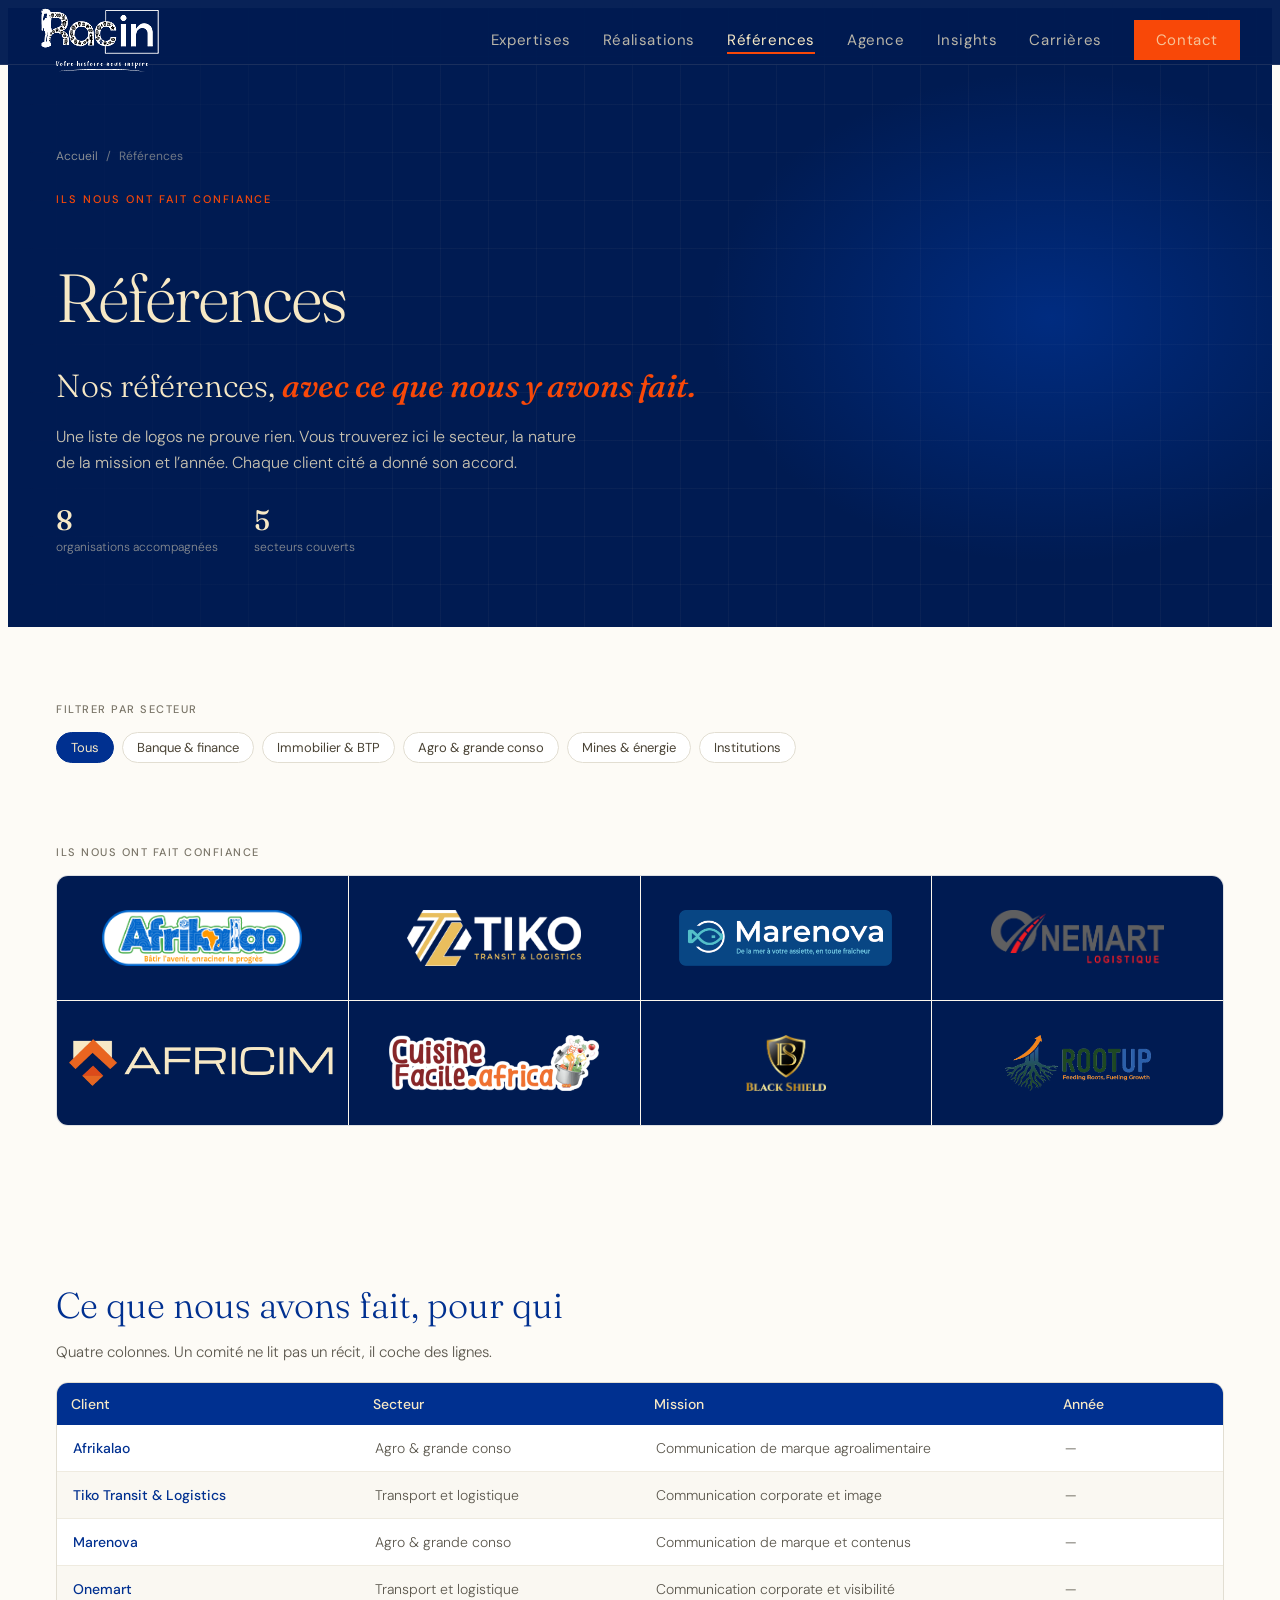
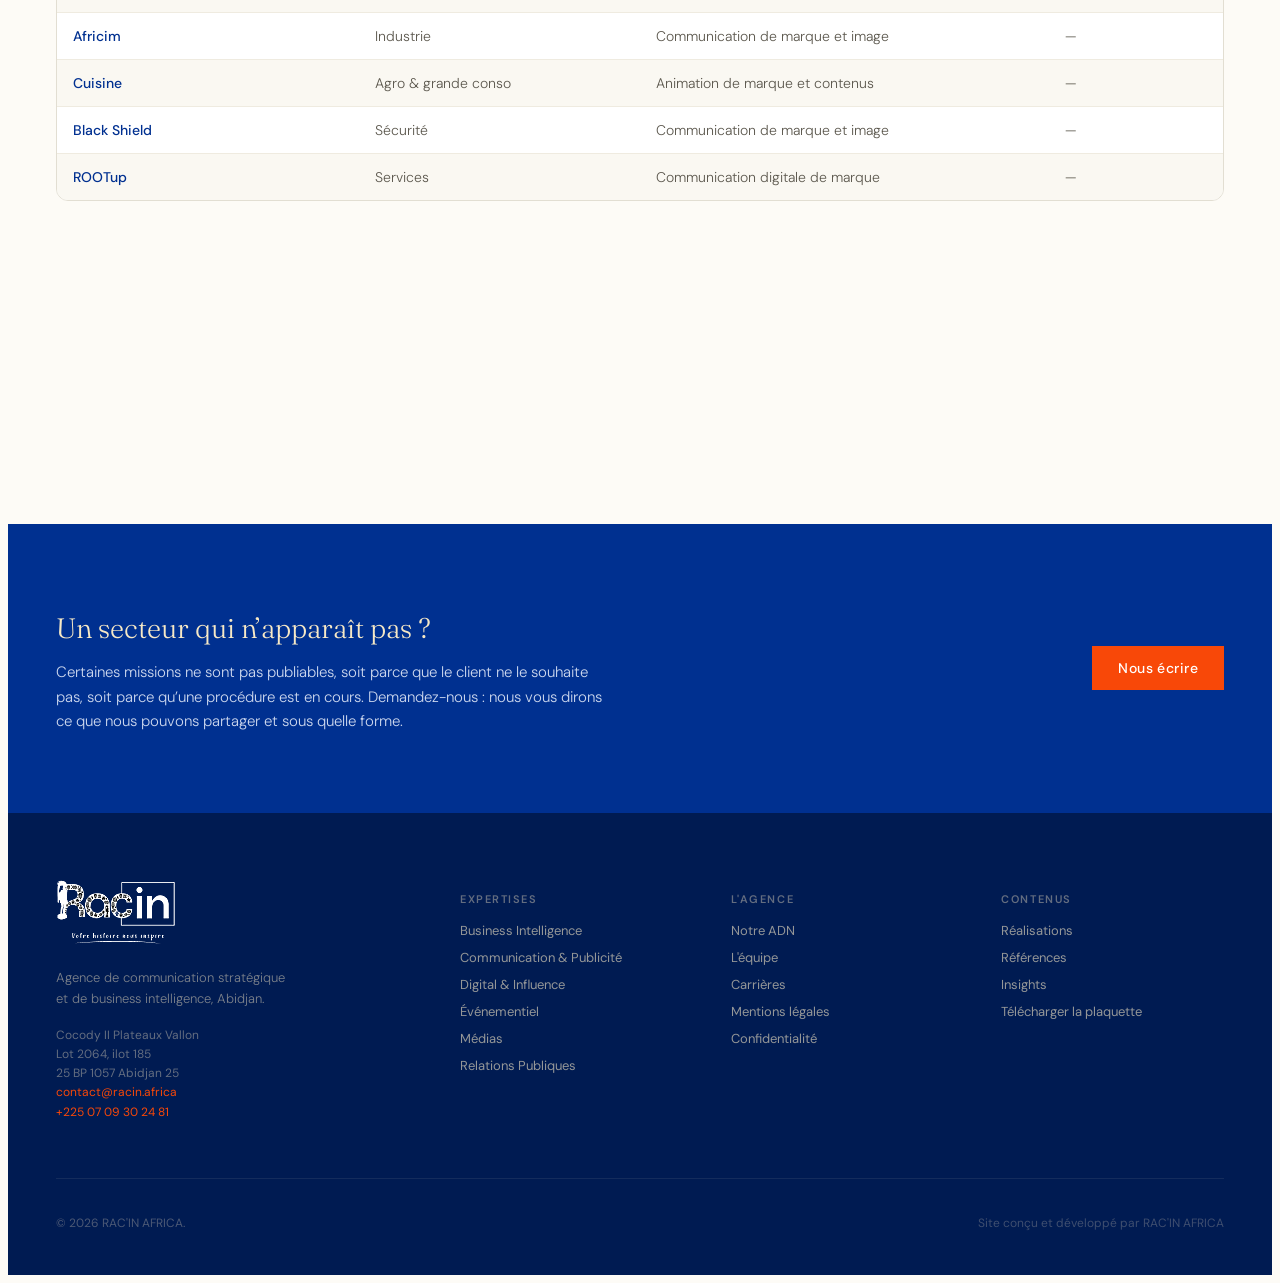
<file: references.html>
<!DOCTYPE html>
<html lang="fr">
<head>
  <meta charset="UTF-8">
  <meta name="viewport" content="width=device-width, initial-scale=1.0">
  <link rel="icon" href="favicon.ico" sizes="any">
  <title>Références clients : nos missions en Côte d’Ivoire | RAC’IN AFRICA</title>
  <meta name="description" content="Les organisations que RAC’IN AFRICA accompagne, avec le secteur, la nature de la mission et l’année. Dossier de références téléchargeable.">
  <link rel="canonical" href="https://www.racin.africa/references">
  <meta property="og:title" content="Nos références, avec ce que nous y avons fait.">
  <meta property="og:description" content="Les organisations que RAC’IN AFRICA accompagne, avec le secteur, la nature de la mission et l’année. Dossier de références téléchargeable.">
  <meta property="og:image" content="https://www.racin.africa/og-image.jpg">
  <meta property="og:url" content="https://www.racin.africa/references">
  <meta property="og:type" content="website">
  <meta property="og:locale" content="fr_CI">
  <meta name="twitter:card" content="summary_large_image">
  <link rel="stylesheet" href="styles.css">
</head>
<body class="page-references">

  <nav class="nav" id="nav">
    <div class="container nav-inner">
      <a href="index.html" class="nav-logo">
        <img src="logo.png" alt="RAC'IN AFRICA" class="nav-logo-img">
      </a>
      <div class="nav-links">
        <a href="index.html#expertises">Expertises</a>
        <a href="index.html#realisations">Réalisations</a>
        <a href="references.html" class="nav-link-active">Références</a>
        <a href="index.html#agence">Agence</a>
        <a href="index.html#insights">Insights</a>
        <a href="carrieres.html">Carrières</a>
        <a href="index.html#contact" class="btn-vermillion nav-cta">Contact</a>
      </div>
      <button class="nav-hamburger" id="nav-hamburger" aria-label="Ouvrir le menu">
        <span></span>
        <span></span>
        <span></span>
      </button>
    </div>
    <div class="nav-mobile" id="nav-mobile">
      <a href="index.html#expertises">Expertises</a>
      <a href="index.html#realisations">Réalisations</a>
      <a href="references.html" class="nav-link-active">Références</a>
      <a href="index.html#agence">Agence</a>
      <a href="index.html#insights">Insights</a>
      <a href="carrieres.html">Carrières</a>
      <a href="index.html#contact" class="btn-vermillion nav-mobile-cta">Contact</a>
    </div>
  </nav>

  <main>
    <section class="refs-hero" id="top">
      <div class="refs-hero-bg" aria-hidden="true">
        <div class="bi-hero-grid"></div>
        <div class="bi-hero-halo"></div>
      </div>
      <div class="container refs-hero-inner">
        <nav class="bi-breadcrumb hero-text-1" aria-label="Fil d'Ariane">
          <a href="index.html">Accueil</a>
          <span aria-hidden="true">/</span>
          <span>Références</span>
        </nav>
        <p class="section-label hero-text-1">Ils nous ont fait confiance</p>
        <h1 class="refs-hero-title hero-text-2">Références</h1>
        <p class="refs-hero-sub hero-text-3">Nos références, <em>avec ce que nous y avons fait.</em></p>
        <p class="refs-hero-chapo hero-text-4">Une liste de logos ne prouve rien. Vous trouverez ici le secteur, la nature de la mission et l’année. Chaque client cité a donné son accord.</p>
        <div class="refs-stats js-stats hero-text-4" id="refs-stats">
          <div>
            <div class="refs-stat-number stat-number" data-target="8">0</div>
            <div class="refs-stat-label">organisations accompagnées</div>
          </div>
          <div>
            <div class="refs-stat-number stat-number" data-target="5">0</div>
            <div class="refs-stat-label">secteurs couverts</div>
          </div>
        </div>
      </div>
    </section>

    <section class="refs-section" aria-labelledby="refs-filters-label">
      <div class="container">
        <p class="refs-kicker" id="refs-filters-label">Filtrer par secteur</p>
        <div class="refs-filters" role="tablist" aria-label="Filtrer les références par secteur">
          <button type="button" class="refs-chip is-active" data-filter="all" aria-pressed="true">Tous</button>
          <button type="button" class="refs-chip" data-filter="banque" aria-pressed="false">Banque &amp; finance</button>
          <button type="button" class="refs-chip" data-filter="immobilier" aria-pressed="false">Immobilier &amp; BTP</button>
          <button type="button" class="refs-chip" data-filter="agro" aria-pressed="false">Agro &amp; grande conso</button>
          <button type="button" class="refs-chip" data-filter="mines" aria-pressed="false">Mines &amp; énergie</button>
          <button type="button" class="refs-chip" data-filter="institutions" aria-pressed="false">Institutions</button>
        </div>
      </div>
    </section>

    <section class="refs-section refs-section--tight" aria-labelledby="refs-board-title">
      <div class="container">
        <h2 class="refs-kicker" id="refs-board-title">Ils nous ont fait confiance</h2>
        <div class="refs-board reveal">
          <div class="refs-board-cell" data-sectors="agro">
            <img src="Logo AFRIKALAO.png" alt="Afrikalao">
          </div>
          <div class="refs-board-cell" data-sectors="logistique">
            <img src="Logo TTL Blanc 2.png" alt="Tiko Transit &amp; Logistics">
          </div>
          <div class="refs-board-cell" data-sectors="agro">
            <img src="marenova.png" alt="Marenova">
          </div>
          <div class="refs-board-cell" data-sectors="logistique">
            <img src="Logo ONEMART LOGISTIQUE.png" alt="Onemart">
          </div>
          <div class="refs-board-cell">
            <img src="logo-africim.png" alt="Africim">
          </div>
          <div class="refs-board-cell" data-sectors="agro">
            <img src="logo cuisine.png" alt="Cuisine">
          </div>
          <div class="refs-board-cell">
            <img src="logo-black-shield.png" alt="Black Shield">
          </div>
          <div class="refs-board-cell">
            <img src="logo-rootup.png" alt="ROOTup">
          </div>
        </div>
      </div>
    </section>

    <section class="refs-section" aria-labelledby="refs-table-title">
      <div class="container">
        <h2 class="refs-block-title" id="refs-table-title">Ce que nous avons fait, pour qui</h2>
        <p class="refs-block-lead">Quatre colonnes. Un comité ne lit pas un récit, il coche des lignes.</p>
        <div class="refs-table-wrap reveal">
          <table class="refs-table">
            <thead>
              <tr>
                <th scope="col">Client</th>
                <th scope="col">Secteur</th>
                <th scope="col">Mission</th>
                <th scope="col">Année</th>
              </tr>
            </thead>
            <tbody>
              <tr data-sectors="agro">
                <td data-label="Client">Afrikalao</td>
                <td data-label="Secteur">Agro &amp; grande conso</td>
                <td data-label="Mission">Communication de marque agroalimentaire</td>
                <td data-label="Année">—</td>
              </tr>
              <tr data-sectors="logistique">
                <td data-label="Client">Tiko Transit &amp; Logistics</td>
                <td data-label="Secteur">Transport et logistique</td>
                <td data-label="Mission">Communication corporate et image</td>
                <td data-label="Année">—</td>
              </tr>
              <tr data-sectors="agro">
                <td data-label="Client">Marenova</td>
                <td data-label="Secteur">Agro &amp; grande conso</td>
                <td data-label="Mission">Communication de marque et contenus</td>
                <td data-label="Année">—</td>
              </tr>
              <tr data-sectors="logistique">
                <td data-label="Client">Onemart</td>
                <td data-label="Secteur">Transport et logistique</td>
                <td data-label="Mission">Communication corporate et visibilité</td>
                <td data-label="Année">—</td>
              </tr>
              <tr>
                <td data-label="Client">Africim</td>
                <td data-label="Secteur">Industrie</td>
                <td data-label="Mission">Communication de marque et image</td>
                <td data-label="Année">—</td>
              </tr>
              <tr data-sectors="agro">
                <td data-label="Client">Cuisine</td>
                <td data-label="Secteur">Agro &amp; grande conso</td>
                <td data-label="Mission">Animation de marque et contenus</td>
                <td data-label="Année">—</td>
              </tr>
              <tr>
                <td data-label="Client">Black Shield</td>
                <td data-label="Secteur">Sécurité</td>
                <td data-label="Mission">Communication de marque et image</td>
                <td data-label="Année">—</td>
              </tr>
              <tr>
                <td data-label="Client">ROOTup</td>
                <td data-label="Secteur">Services</td>
                <td data-label="Mission">Communication digitale de marque</td>
                <td data-label="Année">—</td>
              </tr>
            </tbody>
          </table>
          <p class="refs-empty" id="refs-empty" hidden>Aucune mission publiable dans ce secteur pour le moment. Écrivez-nous : nous vous dirons ce que nous pouvons partager.</p>
        </div>
      </div>
    </section>

    <section class="refs-section refs-section--tight">
      <div class="container">
        <div class="refs-dossier reveal">
          <div>
            <h2 class="refs-dossier-title">Vous montez un dossier d’appel d’offres ?</h2>
            <p class="refs-dossier-text">Le dossier de références en PDF réunit cette liste, nos pièces administratives courantes et la plaquette de l’agence. Un seul fichier, à jour, daté. Vous n’avez rien à nous redemander par courriel.</p>
          </div>
          <a class="btn-navy refs-download" href="dossier-references.pdf" download>
            <svg width="16" height="16" viewBox="0 0 16 16" fill="none" aria-hidden="true"><path d="M8 2v8M5 7l3 3 3-3M3 13h10" stroke="currentColor" stroke-width="1.5" stroke-linecap="round" stroke-linejoin="round"/></svg>
            Télécharger le dossier
          </a>
        </div>
      </div>
    </section>

    <section class="refs-cta">
      <div class="container refs-cta-inner">
        <div>
          <h2 class="refs-cta-title">Un secteur qui n’apparaît pas ?</h2>
          <p class="refs-cta-text">Certaines missions ne sont pas publiables, soit parce que le client ne le souhaite pas, soit parce qu’une procédure est en cours. Demandez-nous : nous vous dirons ce que nous pouvons partager et sous quelle forme.</p>
        </div>
        <a href="index.html#contact" class="btn-vermillion btn-lg">Nous écrire</a>
      </div>
    </section>
  </main>

  <footer class="footer">
    <div class="container">
      <div class="footer-grid">
        <div class="footer-brand">
          <a href="index.html" class="nav-logo">
            <img src="logo.png" alt="RAC'IN AFRICA" class="nav-logo-img">
          </a>
          <p class="footer-desc">Agence de communication stratégique et de business intelligence, Abidjan.</p>
          <address class="footer-address">
            Cocody II Plateaux Vallon<br>
            Lot 2064, ilot 185<br>
            25 BP 1057 Abidjan 25<br>
            <a href="mailto:contact@racin.africa">contact@racin.africa</a><br>
            <a href="tel:+2250709302481">+225 07 09 30 24 81</a>
          </address>
        </div>
        <div class="footer-col">
          <h4 class="footer-col-title">Expertises</h4>
          <a href="expertises/business-intelligence.html">Business Intelligence</a>
          <a href="expertises/communication-publicite.html">Communication &amp; Publicité</a>
          <a href="expertises/digital-influence.html">Digital &amp; Influence</a>
          <a href="expertises/evenementiel.html">Événementiel</a>
          <a href="expertises/media.html">Médias</a>
          <a href="expertises/relations-publiques.html">Relations Publiques</a>
        </div>
        <div class="footer-col">
          <h4 class="footer-col-title">L'agence</h4>
          <a href="index.html#agence">Notre ADN</a>
          <a href="index.html#agence">L'équipe</a>
          <a href="carrieres.html">Carrières</a>
          <a href="mentions-legales.html">Mentions légales</a>
          <a href="confidentialite.html">Confidentialité</a>
        </div>
        <div class="footer-col">
          <h4 class="footer-col-title">Contenus</h4>
          <a href="index.html#realisations">Réalisations</a>
          <a href="references.html">Références</a>
          <a href="index.html#insights">Insights</a>
          <a href="plaquette.pdf" download>Télécharger la plaquette</a>
        </div>
      </div>
      <div class="footer-bottom">
        <p>© 2026 RAC'IN AFRICA.</p>
        <p>Site conçu et développé par RAC'IN AFRICA</p>
      </div>
    </div>
  </footer>

  <script src="main.js"></script>
</body>
</html>
</file>
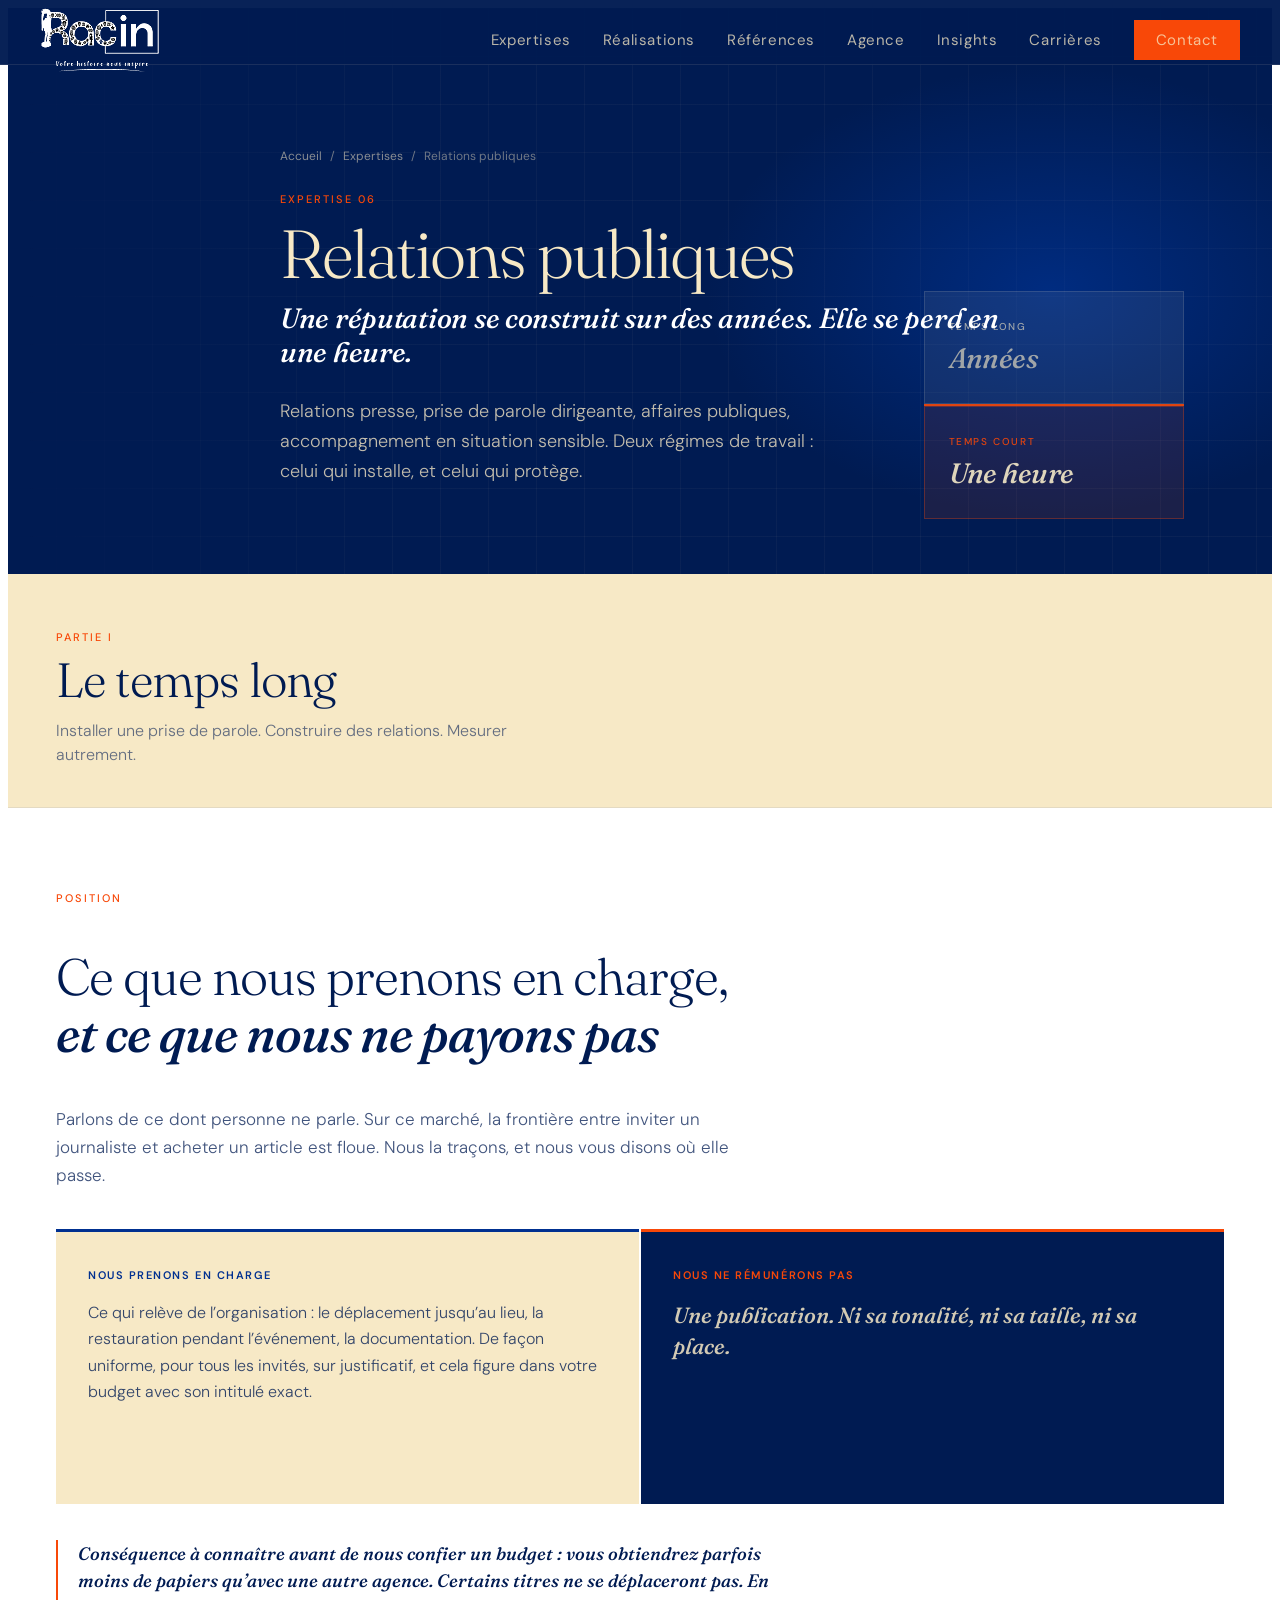
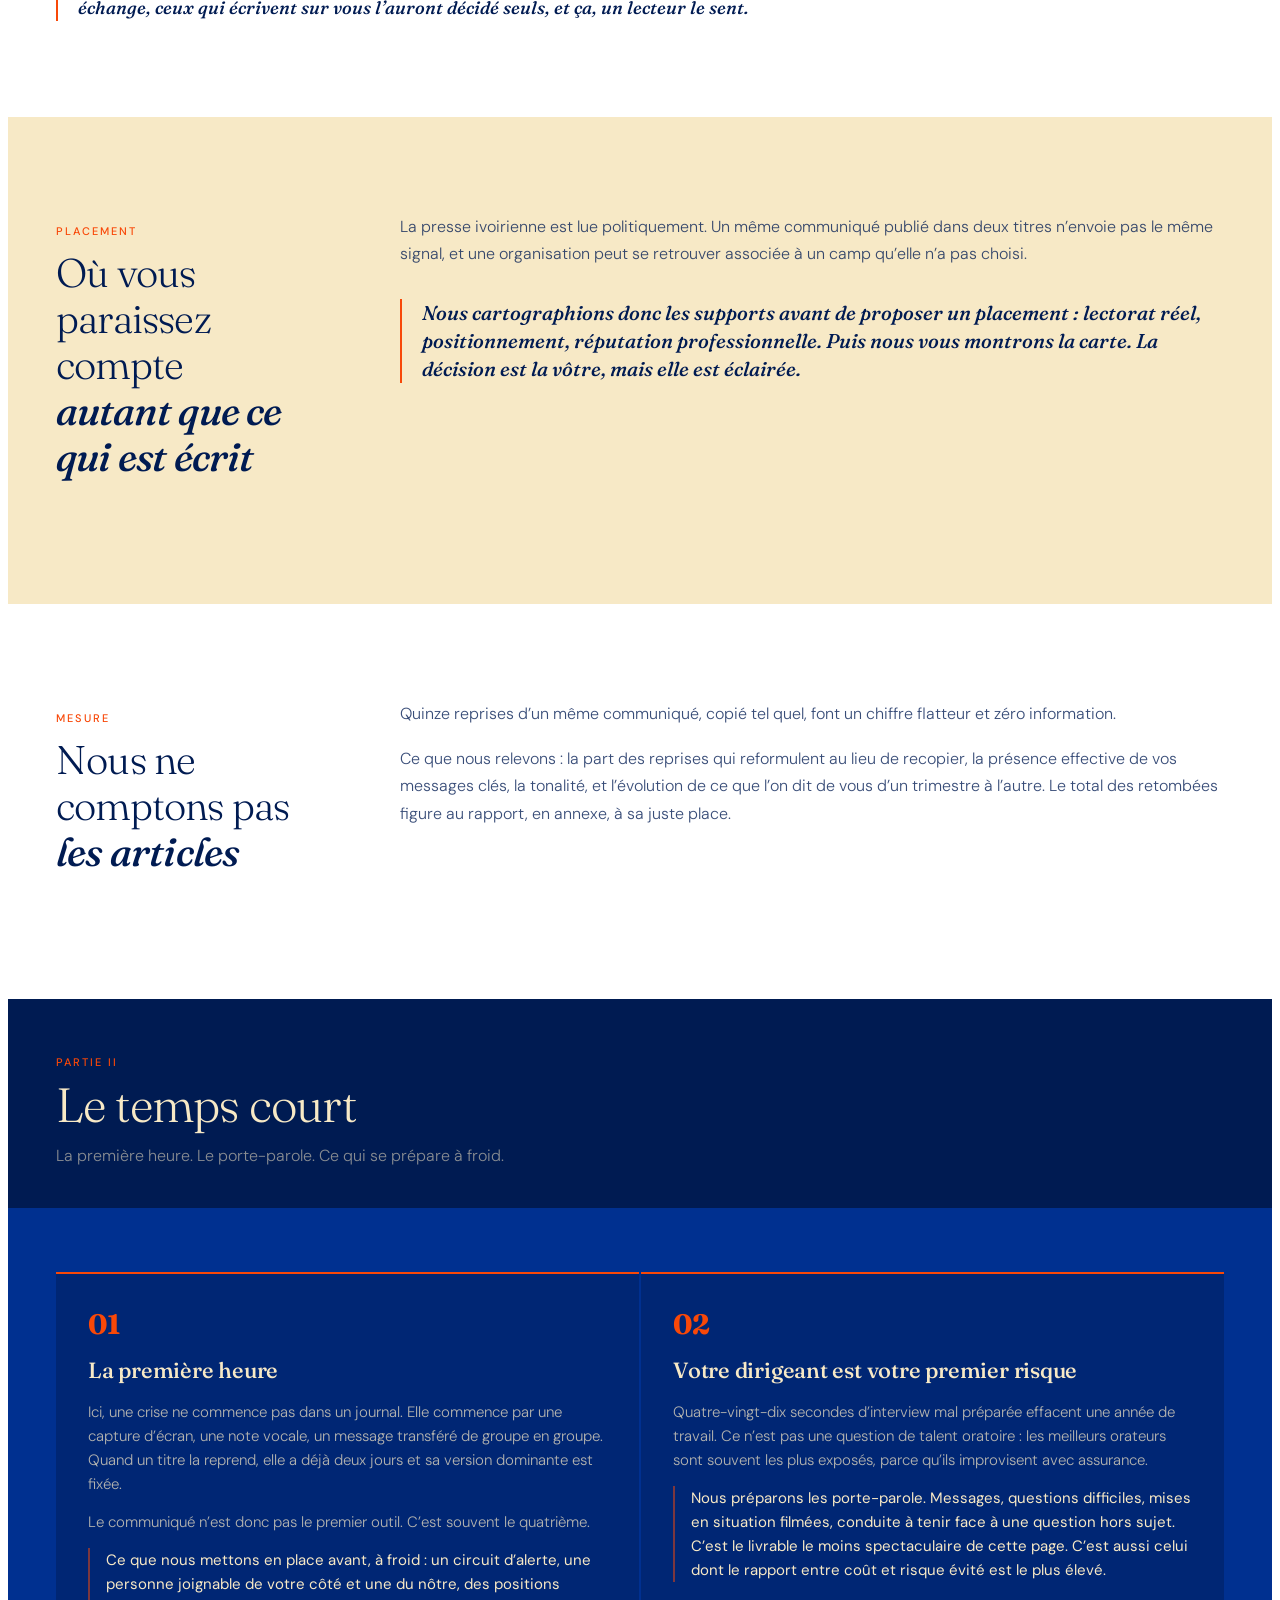
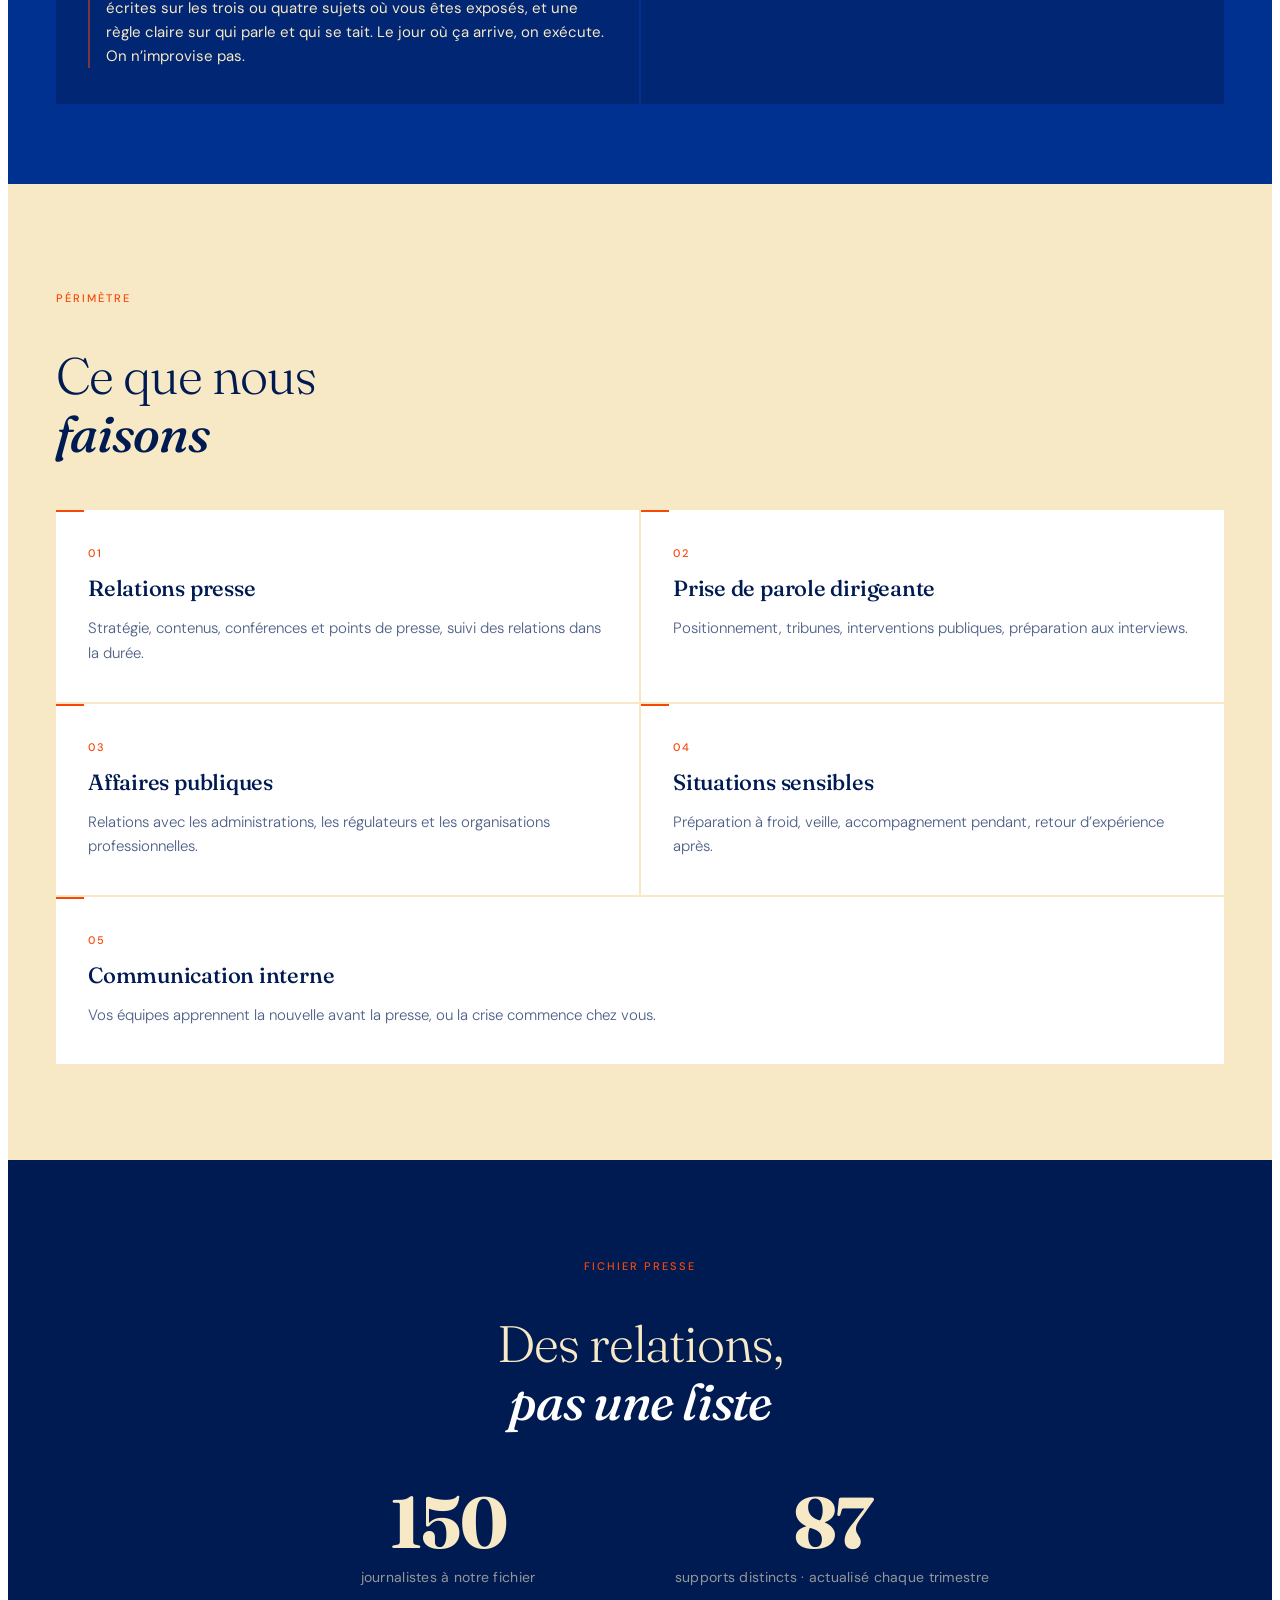
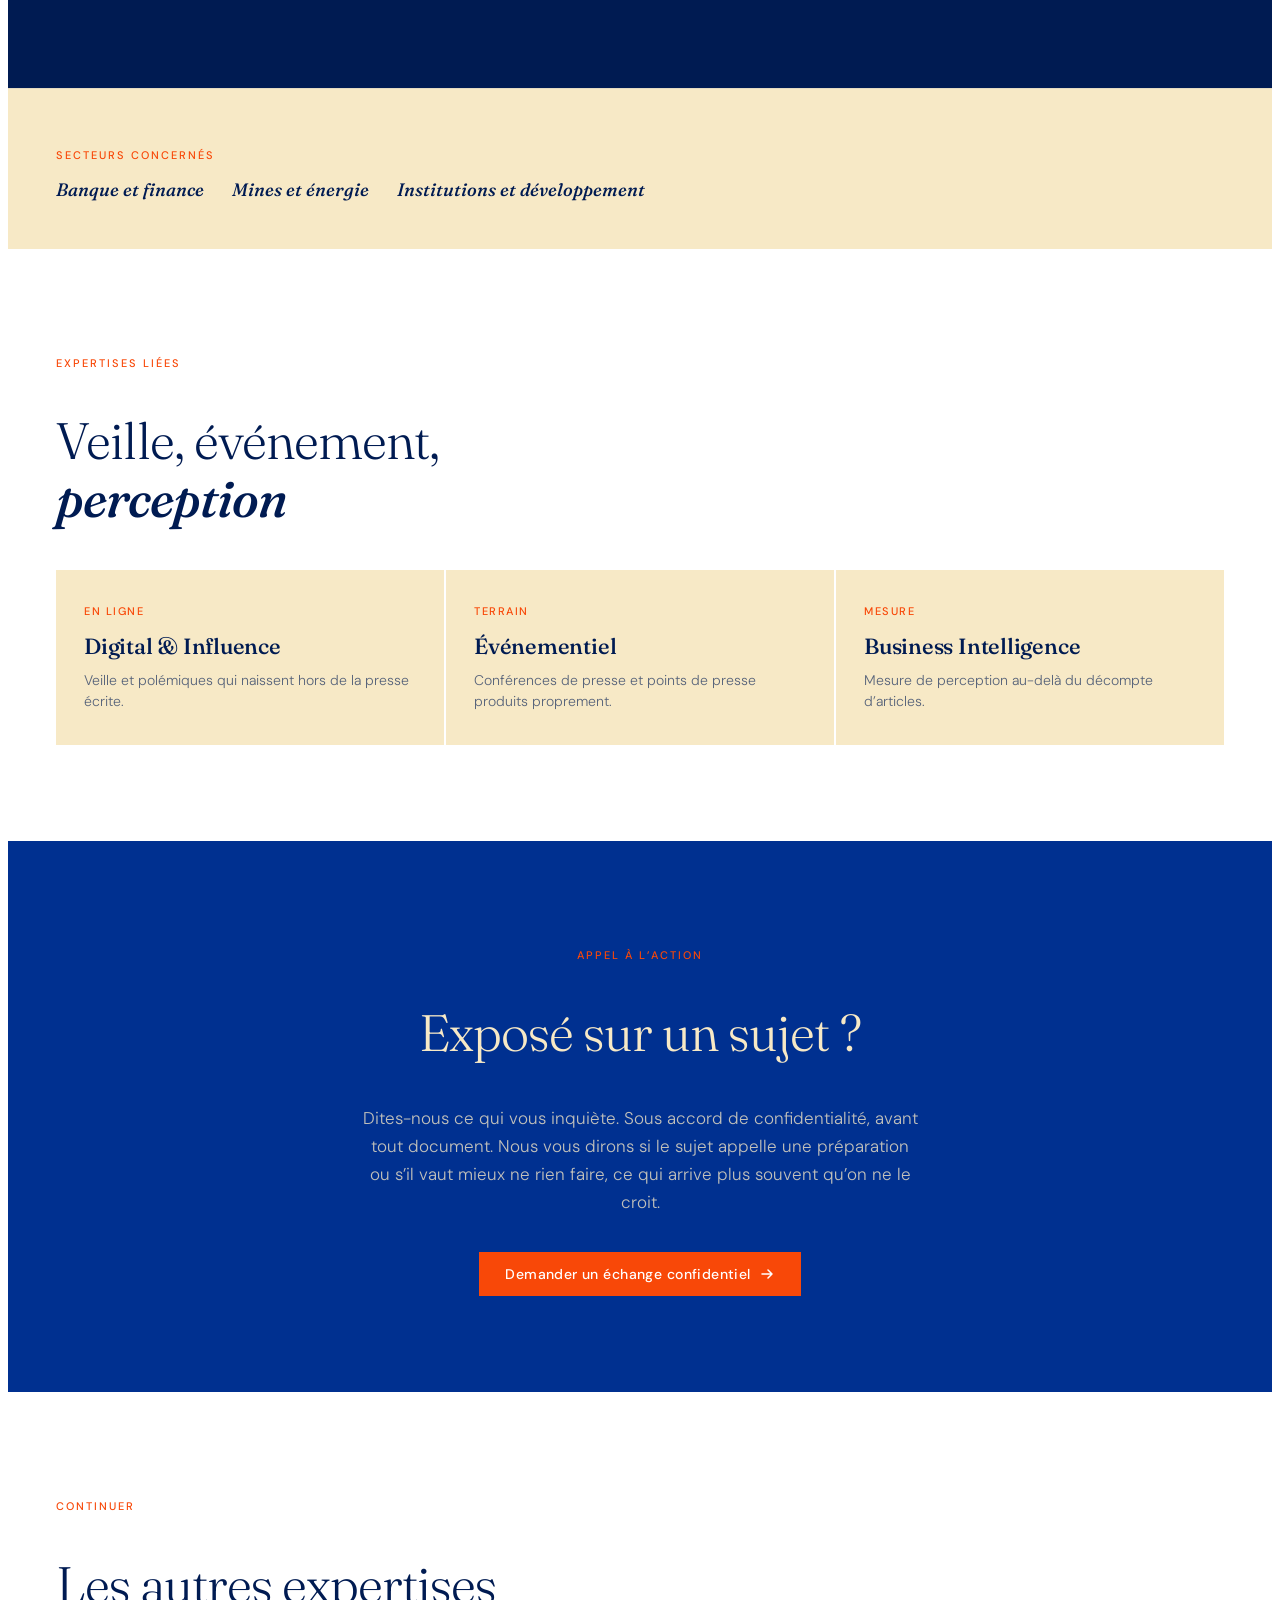
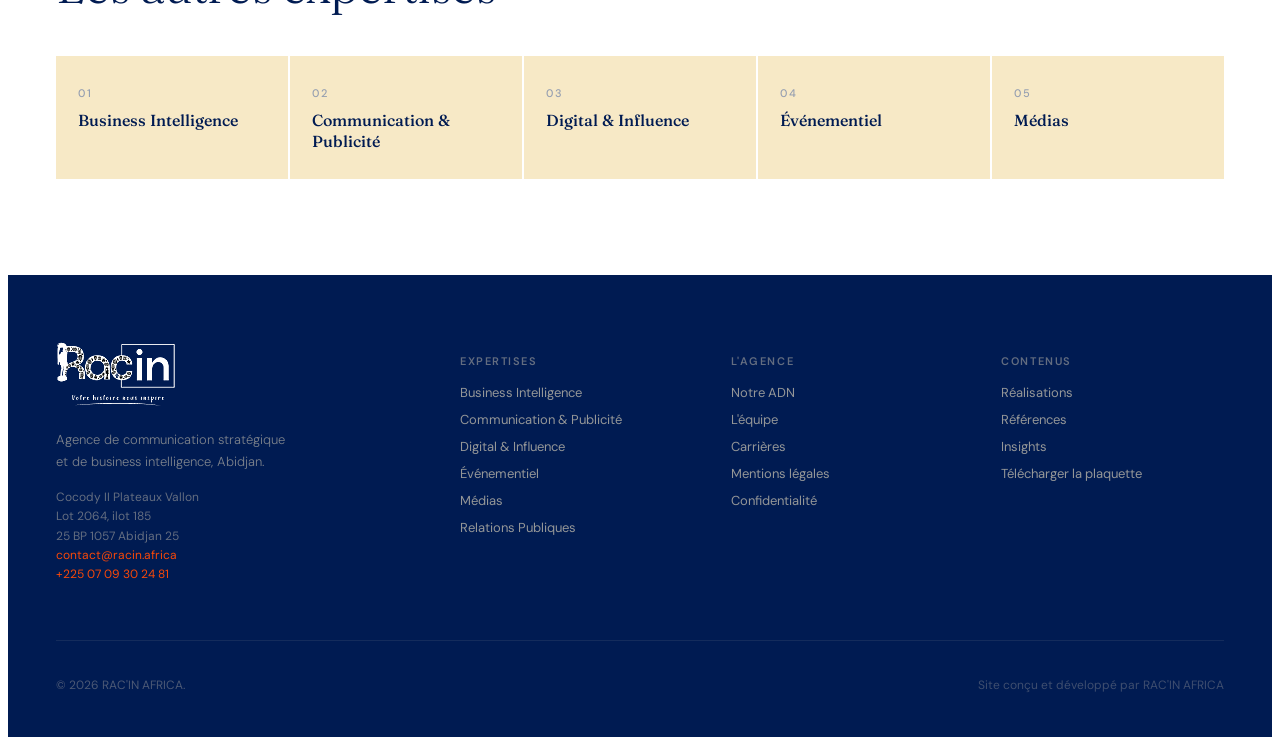
<file: relations-publiques.html>
<!DOCTYPE html>
<html lang="fr">
<head>
  <meta charset="UTF-8">
  <meta name="viewport" content="width=device-width, initial-scale=1.0">
  <link rel="icon" href="favicon.ico" sizes="any">
  <title>Relations presse et gestion de réputation à Abidjan | RAC’IN AFRICA</title>
  <meta name="description" content="Relations presse, prise de parole dirigeante, affaires publiques et accompagnement en situation sensible en Côte d’Ivoire. Des relations construites, pas achetées.">
  <link rel="canonical" href="https://www.racin.africa/expertises/relations-publiques">
  <meta property="og:title" content="Une réputation se construit sur des années. Elle se perd en une heure.">
  <meta property="og:description" content="Relations presse, prise de parole dirigeante, affaires publiques et accompagnement en situation sensible en Côte d’Ivoire. Des relations construites, pas achetées.">
  <meta property="og:image" content="https://www.racin.africa/og-image.jpg">
  <meta property="og:url" content="https://www.racin.africa/expertises/relations-publiques">
  <meta property="og:type" content="website">
  <meta property="og:locale" content="fr_CI">
  <meta name="twitter:card" content="summary_large_image">
  <link rel="stylesheet" href="../styles.css">
</head>
<body class="page-expertise page-rp">

  <nav class="nav" id="nav">
    <div class="container nav-inner">
      <a href="../index.html" class="nav-logo">
        <img src="../logo.png" alt="RAC'IN AFRICA" class="nav-logo-img">
      </a>
      <div class="nav-links">
        <a href="../index.html#expertises">Expertises</a>
        <a href="../index.html#realisations">Réalisations</a>
        <a href="../references.html">Références</a>
        <a href="../index.html#agence">Agence</a>
        <a href="../index.html#insights">Insights</a>
        <a href="../carrieres.html">Carrières</a>
        <a href="../index.html#contact" class="btn-vermillion nav-cta">Contact</a>
      </div>
      <button class="nav-hamburger" id="nav-hamburger" aria-label="Ouvrir le menu">
        <span></span>
        <span></span>
        <span></span>
      </button>
    </div>
    <div class="nav-mobile" id="nav-mobile">
      <a href="../index.html#expertises">Expertises</a>
      <a href="../index.html#realisations">Réalisations</a>
      <a href="../references.html">Références</a>
      <a href="../index.html#agence">Agence</a>
      <a href="../index.html#insights">Insights</a>
      <a href="../carrieres.html">Carrières</a>
      <a href="../index.html#contact" class="btn-vermillion nav-mobile-cta">Contact</a>
    </div>
  </nav>

  <main>
    <!-- Hero -->
    <section class="bi-hero rp-hero" id="top">
      <div class="bi-hero-bg" aria-hidden="true">
        <div class="bi-hero-grid"></div>
        <div class="bi-hero-halo"></div>
        <div class="rp-hero-tempo">
          <div class="rp-tempo-block rp-tempo-block--long">
            <span>Temps long</span>
            <em>Années</em>
          </div>
          <div class="rp-tempo-divider"></div>
          <div class="rp-tempo-block rp-tempo-block--short">
            <span>Temps court</span>
            <em>Une heure</em>
          </div>
        </div>
      </div>
      <div class="container bi-hero-inner">
        <nav class="bi-breadcrumb hero-text-1" aria-label="Fil d'Ariane">
          <a href="../index.html">Accueil</a>
          <span aria-hidden="true">/</span>
          <a href="../index.html#expertises">Expertises</a>
          <span aria-hidden="true">/</span>
          <span>Relations publiques</span>
        </nav>
        <p class="section-label hero-text-1">Expertise 06</p>
        <h1 class="bi-hero-title hero-text-2">Relations publiques</h1>
        <p class="bi-hero-sub hero-text-3">Une réputation se construit sur des années. Elle se perd en une heure.</p>
        <p class="bi-hero-chapo hero-text-4">Relations presse, prise de parole dirigeante, affaires publiques, accompagnement en situation sensible. Deux régimes de travail : celui qui installe, et celui qui protège.</p>
      </div>
    </section>

    <!-- ========== PARTIE I — TEMPS LONG ========== -->
    <div class="rp-part rp-part--long" id="temps-long">
      <header class="rp-part-banner">
        <div class="container reveal">
          <p class="rp-part-kicker">Partie I</p>
          <h2 class="rp-part-title">Le temps long</h2>
          <p class="rp-part-sub">Installer une prise de parole. Construire des relations. Mesurer autrement.</p>
        </div>
      </header>

      <!-- Prise en charge — bloc le plus lisible -->
      <section class="bi-section rp-policy" id="prise-en-charge">
        <div class="container">
          <div class="rp-policy-header reveal">
            <p class="section-label">Position</p>
            <h2 class="section-title">Ce que nous prenons en charge,<br><em>et ce que nous ne payons pas</em></h2>
            <p class="rp-policy-intro">Parlons de ce dont personne ne parle. Sur ce marché, la frontière entre inviter un journaliste et acheter un article est floue. Nous la traçons, et nous vous disons où elle passe.</p>
          </div>
          <div class="rp-policy-grid reveal reveal-delay-1">
            <article class="rp-policy-card rp-policy-card--yes">
              <span class="rp-policy-tag">Nous prenons en charge</span>
              <p>Ce qui relève de l’organisation : le déplacement jusqu’au lieu, la restauration pendant l’événement, la documentation. De façon uniforme, pour tous les invités, sur justificatif, et cela figure dans votre budget avec son intitulé exact.</p>
            </article>
            <article class="rp-policy-card rp-policy-card--no">
              <span class="rp-policy-tag">Nous ne rémunérons pas</span>
              <p>Une publication. Ni sa tonalité, ni sa taille, ni sa place.</p>
            </article>
          </div>
          <p class="rp-policy-consequence reveal reveal-delay-2">Conséquence à connaître avant de nous confier un budget : vous obtiendrez parfois moins de papiers qu’avec une autre agence. Certains titres ne se déplaceront pas. En échange, ceux qui écrivent sur vous l’auront décidé seuls, et ça, un lecteur le sent.</p>
        </div>
      </section>

      <!-- Cartographie des supports -->
      <section class="bi-section rp-map">
        <div class="container bi-split">
          <div class="bi-split-label reveal">
            <p class="section-label">Placement</p>
            <h2 class="bi-h2">Où vous paraissez compte<br><em>autant que ce qui est écrit</em></h2>
          </div>
          <div class="bi-split-body reveal reveal-delay-1">
            <p>La presse ivoirienne est lue politiquement. Un même communiqué publié dans deux titres n’envoie pas le même signal, et une organisation peut se retrouver associée à un camp qu’elle n’a pas choisi.</p>
            <p class="bi-pull">Nous cartographions donc les supports avant de proposer un placement : lectorat réel, positionnement, réputation professionnelle. Puis nous vous montrons la carte. La décision est la vôtre, mais elle est éclairée.</p>
          </div>
        </div>
      </section>

      <!-- Mesure -->
      <section class="bi-section rp-measure">
        <div class="container bi-split">
          <div class="bi-split-label reveal">
            <p class="section-label">Mesure</p>
            <h2 class="bi-h2">Nous ne comptons pas<br><em>les articles</em></h2>
          </div>
          <div class="bi-split-body reveal reveal-delay-1">
            <p>Quinze reprises d’un même communiqué, copié tel quel, font un chiffre flatteur et zéro information.</p>
            <p>Ce que nous relevons : la part des reprises qui reformulent au lieu de recopier, la présence effective de vos messages clés, la tonalité, et l’évolution de ce que l’on dit de vous d’un trimestre à l’autre. Le total des retombées figure au rapport, en annexe, à sa juste place.</p>
          </div>
        </div>
      </section>
    </div>

    <!-- ========== PARTIE II — TEMPS COURT ========== -->
    <div class="rp-part rp-part--short" id="temps-court">
      <header class="rp-part-banner rp-part-banner--short">
        <div class="container reveal">
          <p class="rp-part-kicker">Partie II</p>
          <h2 class="rp-part-title">Le temps court</h2>
          <p class="rp-part-sub">La première heure. Le porte-parole. Ce qui se prépare à froid.</p>
        </div>
      </header>

      <section class="bi-section rp-crisis">
        <div class="container">
          <div class="rp-crisis-grid">
            <article class="rp-crisis-block reveal">
              <span class="rp-crisis-num">01</span>
              <h3>La première heure</h3>
              <p>Ici, une crise ne commence pas dans un journal. Elle commence par une capture d’écran, une note vocale, un message transféré de groupe en groupe. Quand un titre la reprend, elle a déjà deux jours et sa version dominante est fixée.</p>
              <p>Le communiqué n’est donc pas le premier outil. C’est souvent le quatrième.</p>
              <p class="rp-crisis-emphasis">Ce que nous mettons en place avant, à froid : un circuit d’alerte, une personne joignable de votre côté et une du nôtre, des positions écrites sur les trois ou quatre sujets où vous êtes exposés, et une règle claire sur qui parle et qui se tait. Le jour où ça arrive, on exécute. On n’improvise pas.</p>
            </article>
            <article class="rp-crisis-block reveal reveal-delay-1">
              <span class="rp-crisis-num">02</span>
              <h3>Votre dirigeant est votre premier risque</h3>
              <p>Quatre-vingt-dix secondes d’interview mal préparée effacent une année de travail. Ce n’est pas une question de talent oratoire : les meilleurs orateurs sont souvent les plus exposés, parce qu’ils improvisent avec assurance.</p>
              <p class="rp-crisis-emphasis">Nous préparons les porte-parole. Messages, questions difficiles, mises en situation filmées, conduite à tenir face à une question hors sujet. C’est le livrable le moins spectaculaire de cette page. C’est aussi celui dont le rapport entre coût et risque évité est le plus élevé.</p>
            </article>
          </div>
        </div>
      </section>
    </div>

    <!-- Périmètre -->
    <section class="bi-section bi-devices">
      <div class="container">
        <div class="bi-devices-header reveal">
          <p class="section-label">Périmètre</p>
          <h2 class="section-title">Ce que nous<br><em>faisons</em></h2>
        </div>
        <div class="com-produce-grid">
          <article class="bi-device reveal reveal-delay-1">
            <span class="bi-device-index">01</span>
            <h3>Relations presse</h3>
            <p>Stratégie, contenus, conférences et points de presse, suivi des relations dans la durée.</p>
          </article>
          <article class="bi-device reveal reveal-delay-2">
            <span class="bi-device-index">02</span>
            <h3>Prise de parole dirigeante</h3>
            <p>Positionnement, tribunes, interventions publiques, préparation aux interviews.</p>
          </article>
          <article class="bi-device reveal reveal-delay-3">
            <span class="bi-device-index">03</span>
            <h3>Affaires publiques</h3>
            <p>Relations avec les administrations, les régulateurs et les organisations professionnelles.</p>
          </article>
          <article class="bi-device reveal reveal-delay-4">
            <span class="bi-device-index">04</span>
            <h3>Situations sensibles</h3>
            <p>Préparation à froid, veille, accompagnement pendant, retour d’expérience après.</p>
          </article>
          <article class="bi-device bi-device--wide reveal reveal-delay-5">
            <span class="bi-device-index">05</span>
            <h3>Communication interne</h3>
            <p>Vos équipes apprennent la nouvelle avant la presse, ou la crise commence chez vous.</p>
          </article>
        </div>
      </div>
    </section>

    <!-- Chiffre -->
    <section class="bi-section bi-proof js-stats" id="rp-proof">
      <div class="container">
        <div class="bi-proof-header reveal">
          <p class="section-label">Fichier presse</p>
          <h2 class="section-title section-title--light">Des relations,<br><em>pas une liste</em></h2>
        </div>
        <div class="com-proof-grid reveal reveal-delay-1">
          <div class="bi-proof-stat">
            <span class="stat-number" data-target="198">0</span>
            <p class="bi-proof-label">journalistes à notre fichier</p>
          </div>
          <div class="bi-proof-stat">
            <span class="stat-number" data-target="115">0</span>
            <p class="bi-proof-label">supports distincts · actualisé chaque trimestre</p>
          </div>
        </div>
      </div>
    </section>

    <!-- Secteurs + expertises liées -->
    <section class="bi-section bi-sectors">
      <div class="container reveal">
        <p class="section-label">Secteurs concernés</p>
        <div class="bi-sectors-row">
          <span>Banque et finance</span>
          <span>Mines et énergie</span>
          <span>Institutions et développement</span>
        </div>
      </div>
    </section>

    <section class="bi-section com-linked">
      <div class="container">
        <div class="com-linked-header reveal">
          <p class="section-label">Expertises liées</p>
          <h2 class="section-title">Veille, événement,<br><em>perception</em></h2>
        </div>
        <div class="com-linked-grid">
          <a href="digital-influence.html" class="com-linked-card reveal reveal-delay-1">
            <span class="com-linked-dir">En ligne</span>
            <strong>Digital & Influence</strong>
            <p>Veille et polémiques qui naissent hors de la presse écrite.</p>
          </a>
          <a href="evenementiel.html" class="com-linked-card reveal reveal-delay-2">
            <span class="com-linked-dir">Terrain</span>
            <strong>Événementiel</strong>
            <p>Conférences de presse et points de presse produits proprement.</p>
          </a>
          <a href="business-intelligence.html" class="com-linked-card reveal reveal-delay-3">
            <span class="com-linked-dir">Mesure</span>
            <strong>Business Intelligence</strong>
            <p>Mesure de perception au-delà du décompte d’articles.</p>
          </a>
        </div>
      </div>
    </section>

    <!-- CTA -->
    <section class="bi-cta rp-cta" id="echange">
      <div class="container bi-cta-inner reveal">
        <p class="section-label">Appel à l’action</p>
        <h2 class="section-title section-title--light">Exposé sur un sujet&nbsp;?</h2>
        <p class="bi-cta-text">Dites-nous ce qui vous inquiète. Sous accord de confidentialité, avant tout document. Nous vous dirons si le sujet appelle une préparation ou s’il vaut mieux ne rien faire, ce qui arrive plus souvent qu’on ne le croit.</p>
        <a href="../index.html#contact" class="btn-vermillion btn-lg">
          Demander un échange confidentiel
          <svg width="16" height="16" viewBox="0 0 16 16" fill="none" aria-hidden="true"><path d="M3 8h10M9 4l4 4-4 4" stroke="currentColor" stroke-width="1.5" stroke-linecap="round" stroke-linejoin="round"/></svg>
        </a>
      </div>
    </section>

    <!-- Autres expertises -->
    <section class="bi-section bi-more">
      <div class="container">
        <div class="bi-more-header reveal">
          <p class="section-label">Continuer</p>
          <h2 class="section-title">Les autres expertises</h2>
        </div>
        <div class="bi-more-grid">
          <a href="business-intelligence.html" class="bi-more-card reveal reveal-delay-1">
            <span>01</span>
            <strong>Business Intelligence</strong>
          </a>
          <a href="communication-publicite.html" class="bi-more-card reveal reveal-delay-2">
            <span>02</span>
            <strong>Communication & Publicité</strong>
          </a>
          <a href="digital-influence.html" class="bi-more-card reveal reveal-delay-3">
            <span>03</span>
            <strong>Digital & Influence</strong>
          </a>
          <a href="evenementiel.html" class="bi-more-card reveal reveal-delay-4">
            <span>04</span>
            <strong>Événementiel</strong>
          </a>
          <a href="media.html" class="bi-more-card reveal reveal-delay-5">
            <span>05</span>
            <strong>Médias</strong>
          </a>
        </div>
      </div>
    </section>
  </main>

  <footer class="footer">
    <div class="container">
      <div class="footer-grid">
        <div class="footer-brand">
          <a href="../index.html" class="nav-logo">
            <img src="../logo.png" alt="RAC'IN AFRICA" class="nav-logo-img">
          </a>
          <p class="footer-desc">Agence de communication stratégique et de business intelligence, Abidjan.</p>
          <address class="footer-address">
            Cocody II Plateaux Vallon<br>
            Lot 2064, ilot 185<br>
            25 BP 1057 Abidjan 25<br>
            <a href="mailto:contact@racin.africa">contact@racin.africa</a><br>
            <a href="tel:+2250709302481">+225 07 09 30 24 81</a>
          </address>
        </div>
        <div class="footer-col">
          <h4 class="footer-col-title">Expertises</h4>
          <a href="business-intelligence.html">Business Intelligence</a>
          <a href="communication-publicite.html">Communication & Publicité</a>
          <a href="digital-influence.html">Digital & Influence</a>
          <a href="evenementiel.html">Événementiel</a>
          <a href="media.html">Médias</a>
          <a href="relations-publiques.html">Relations Publiques</a>
        </div>
        <div class="footer-col">
          <h4 class="footer-col-title">L'agence</h4>
          <a href="../index.html#agence">Notre ADN</a>
          <a href="../index.html#agence">L'équipe</a>
          <a href="../carrieres.html">Carrières</a>
          <a href="../mentions-legales.html">Mentions légales</a>
          <a href="../confidentialite.html">Confidentialité</a>
        </div>
        <div class="footer-col">
          <h4 class="footer-col-title">Contenus</h4>
          <a href="../index.html#realisations">Réalisations</a>
          <a href="../references.html">Références</a>
          <a href="../index.html#insights">Insights</a>
          <a href="../plaquette.pdf" download>Télécharger la plaquette</a>
        </div>
      </div>
      <div class="footer-bottom">
        <p>© 2026 RAC'IN AFRICA.</p>
        <p>Site conçu et développé par RAC'IN AFRICA</p>
      </div>
    </div>
  </footer>

  <script src="../main.js"></script>
</body>
</html>
</file>
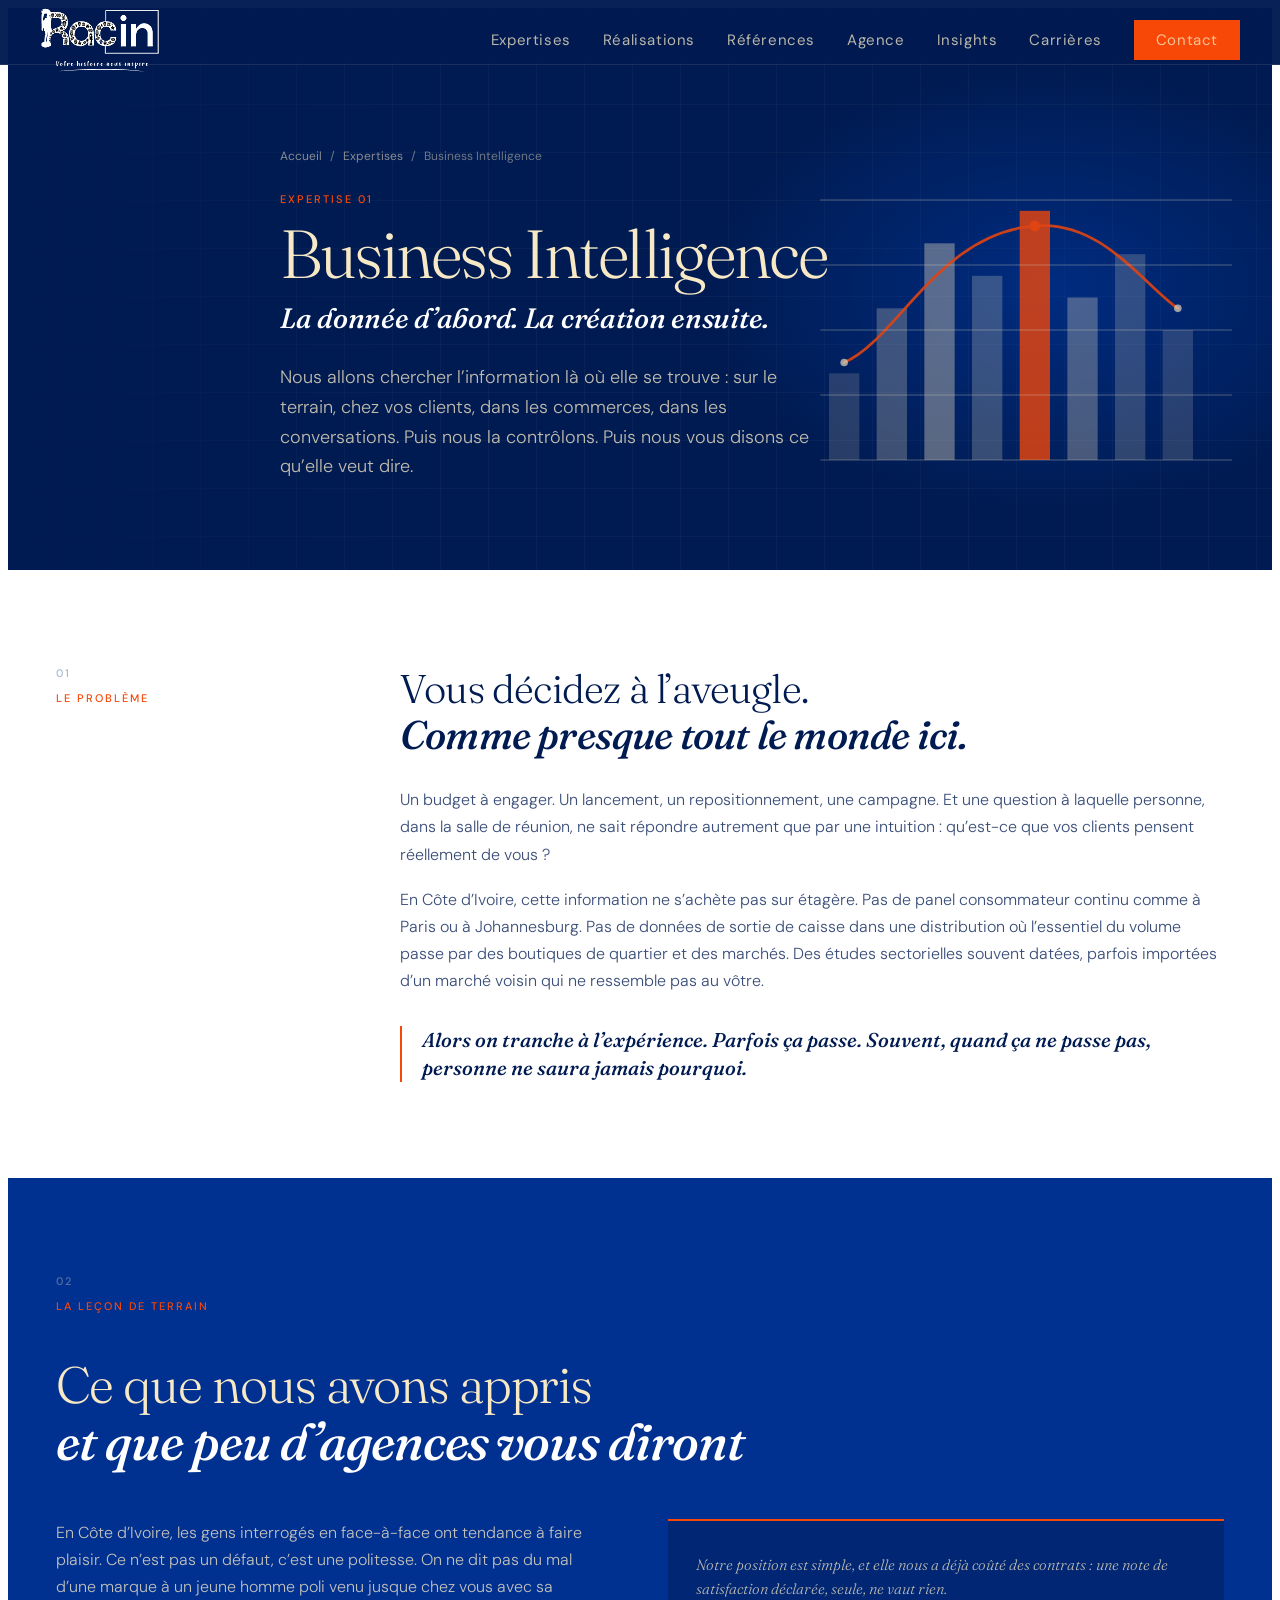
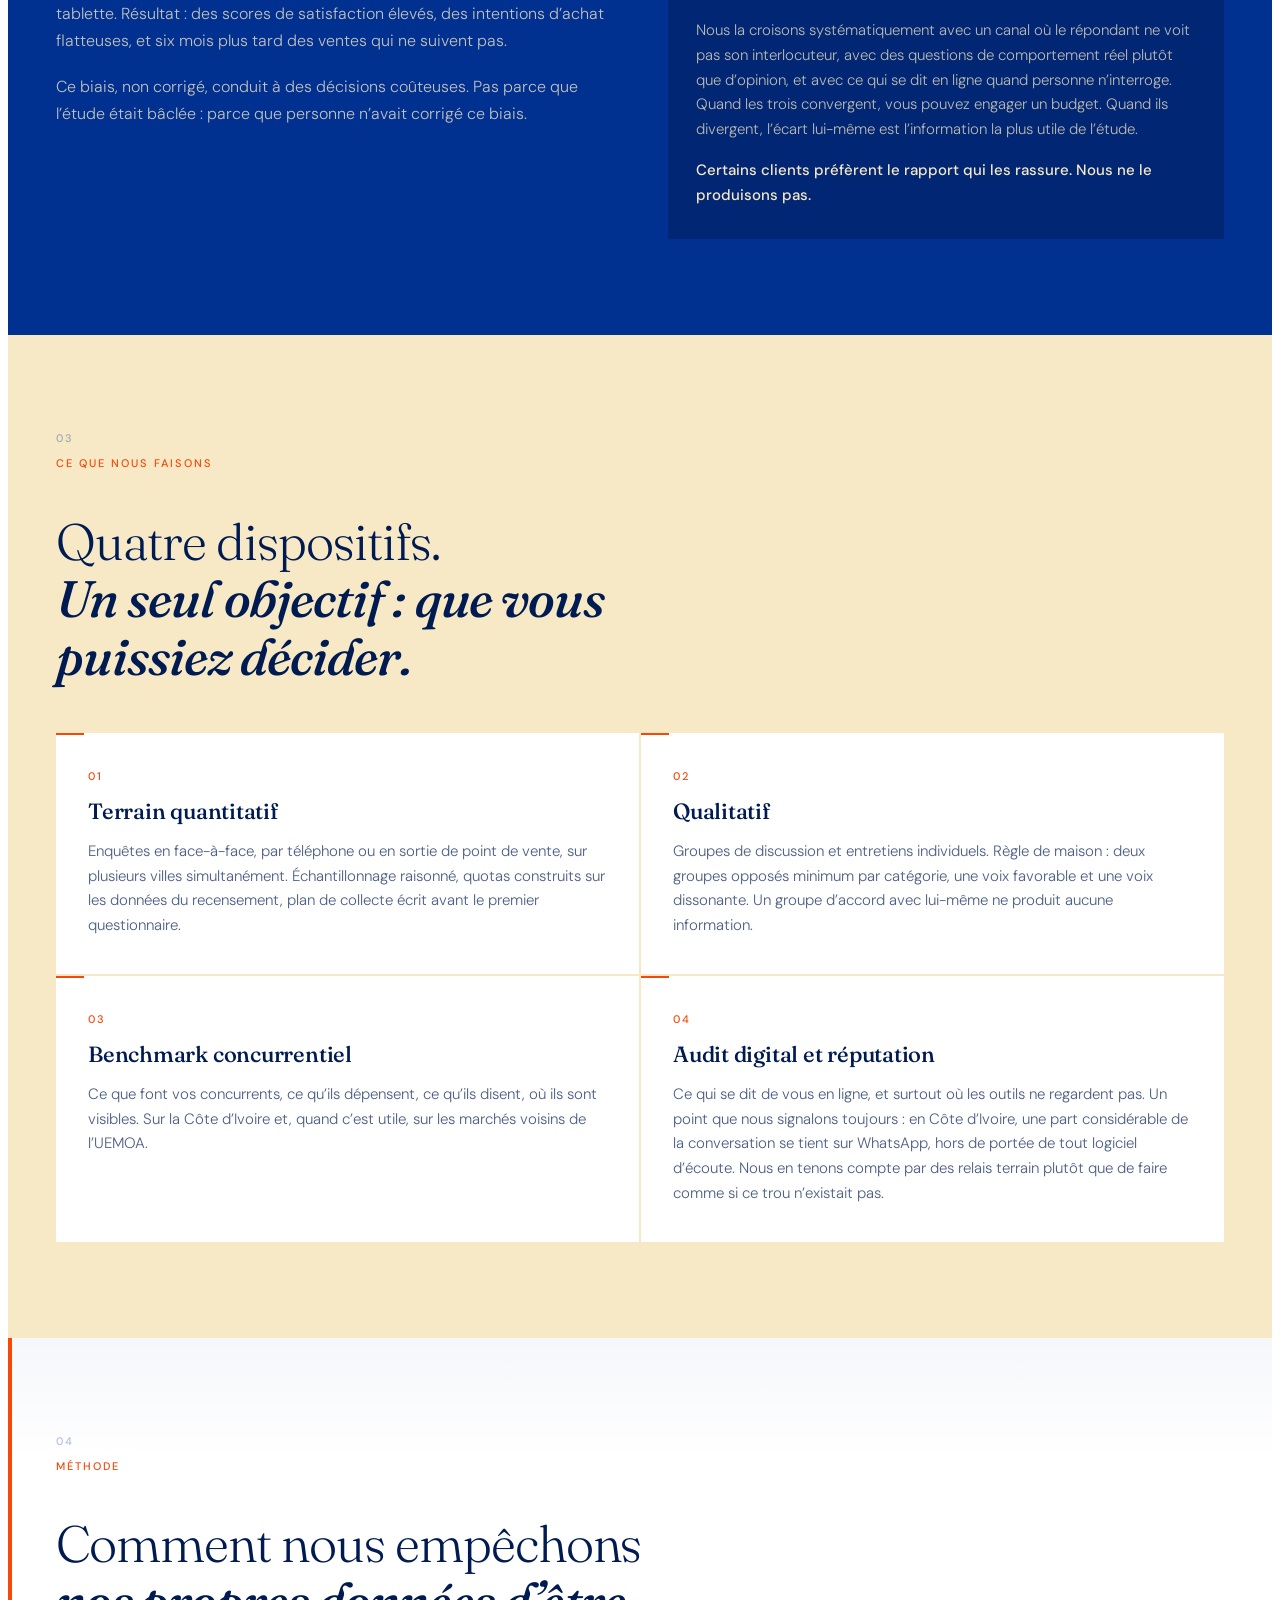
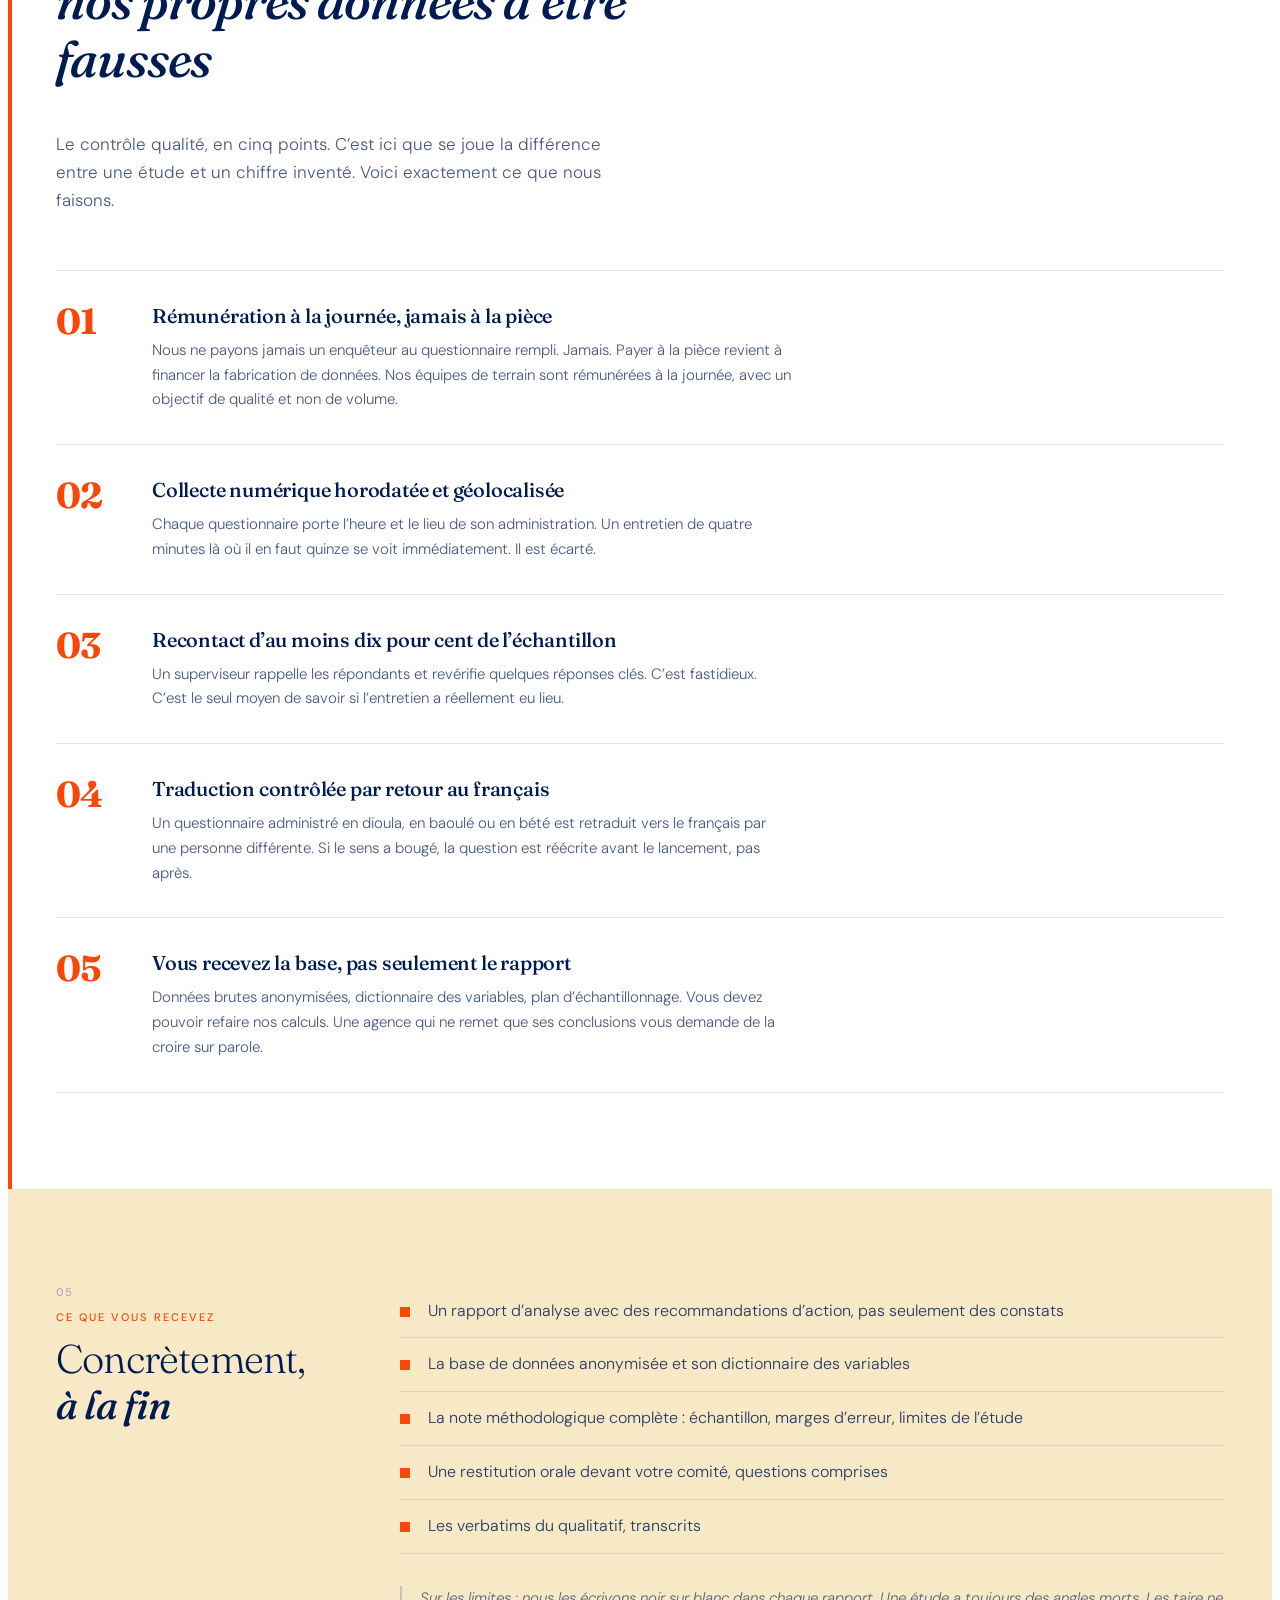
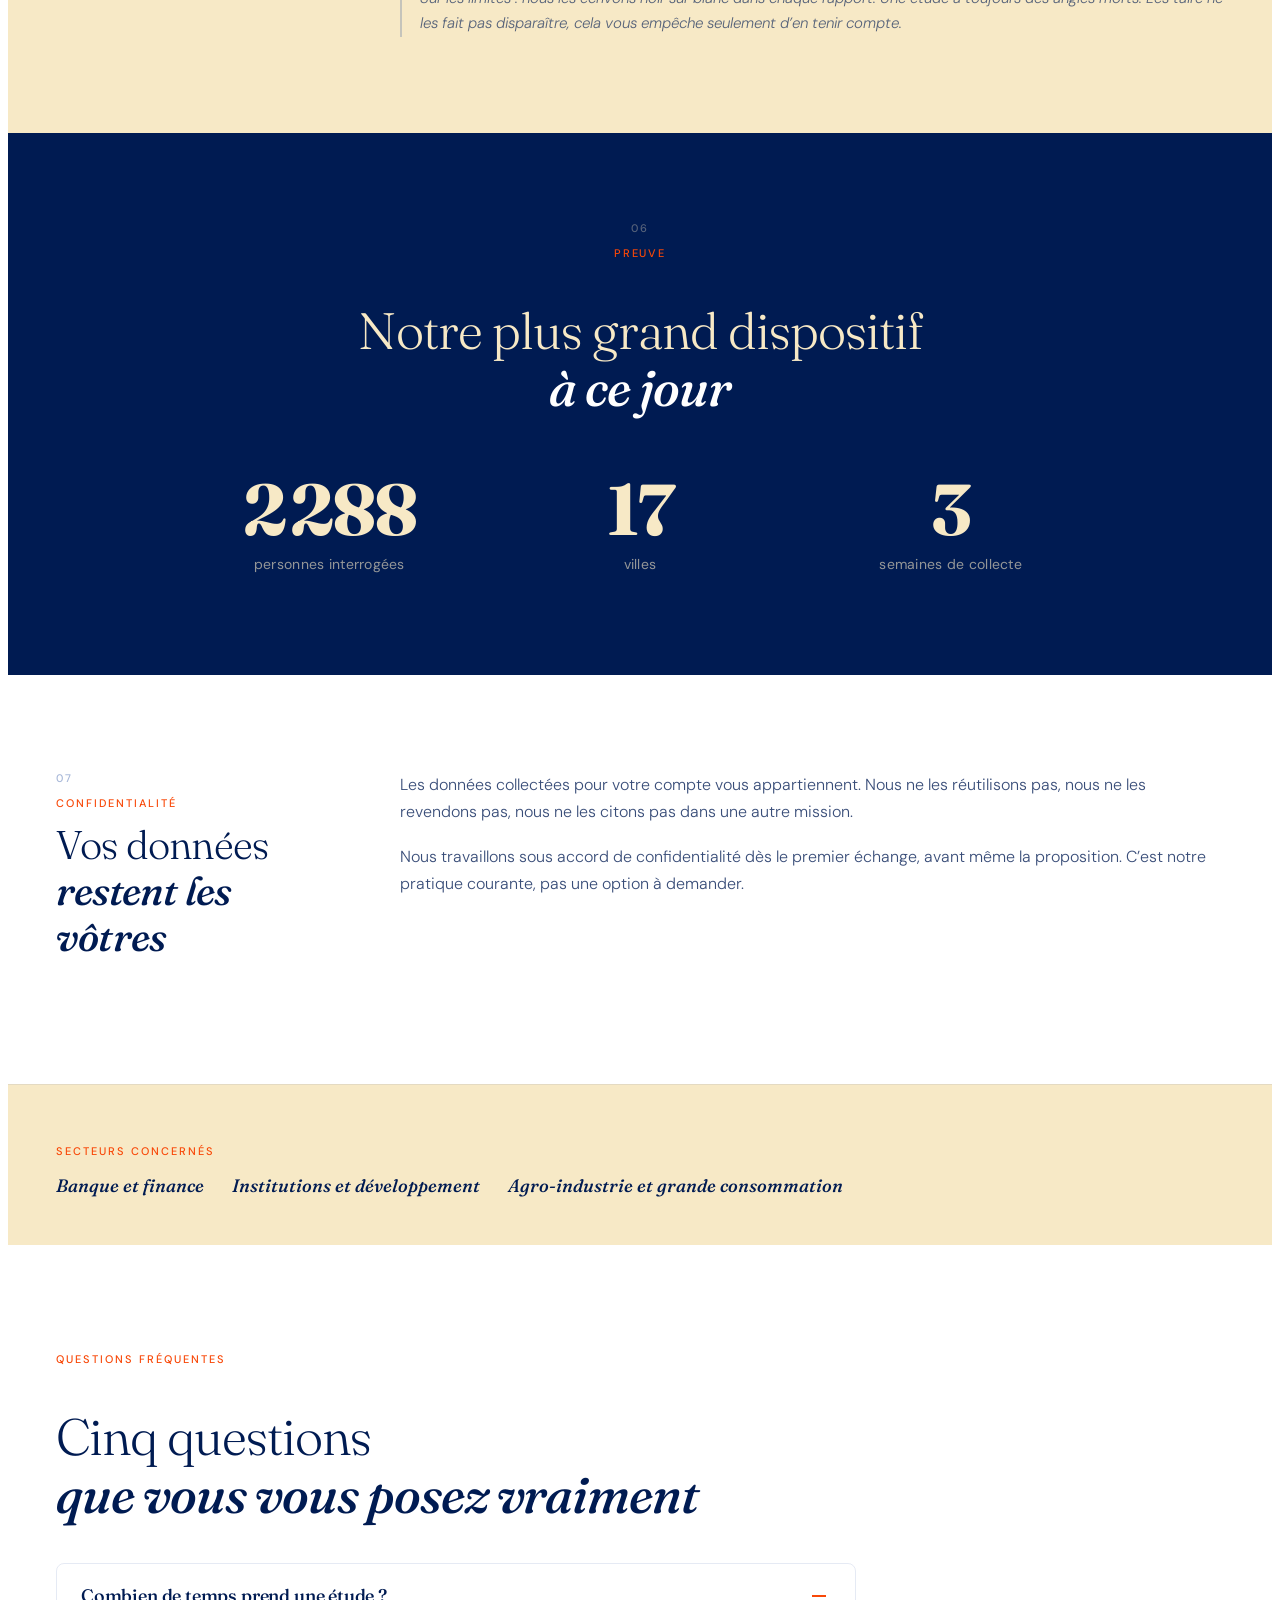
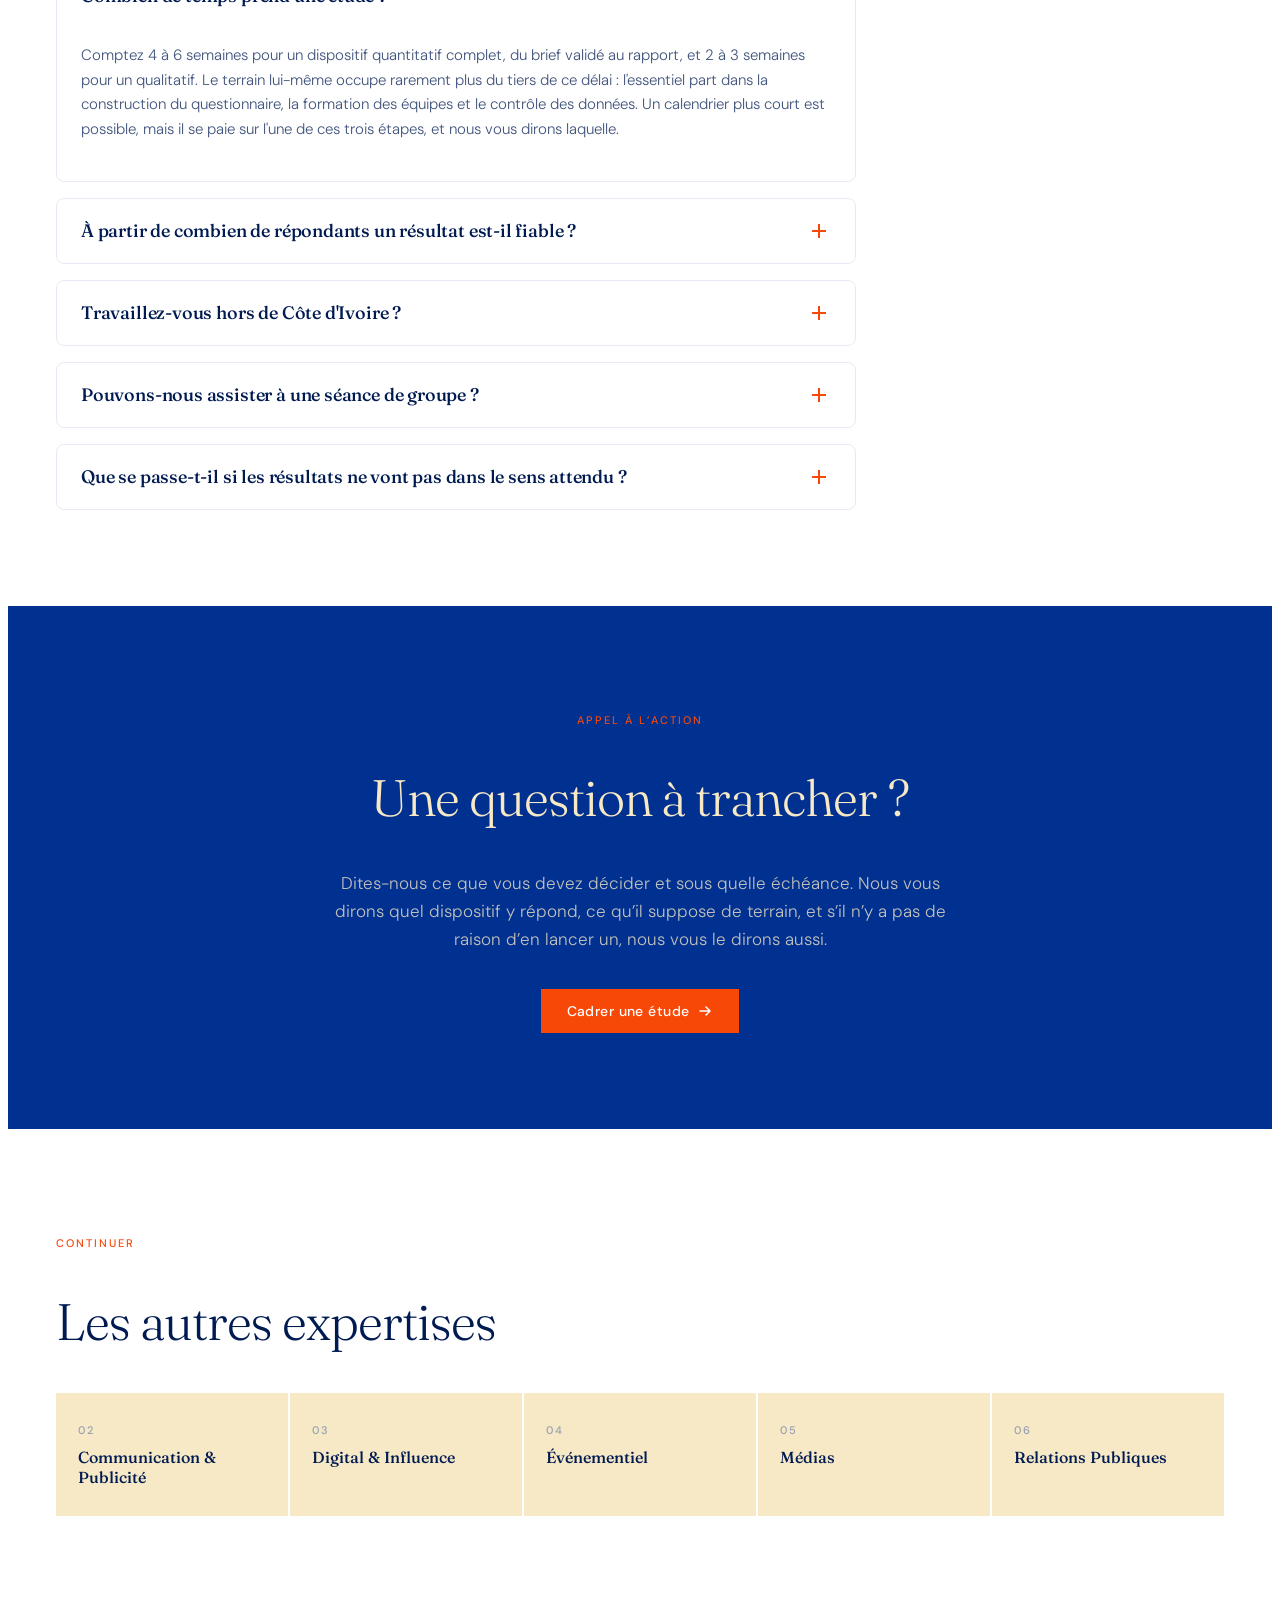
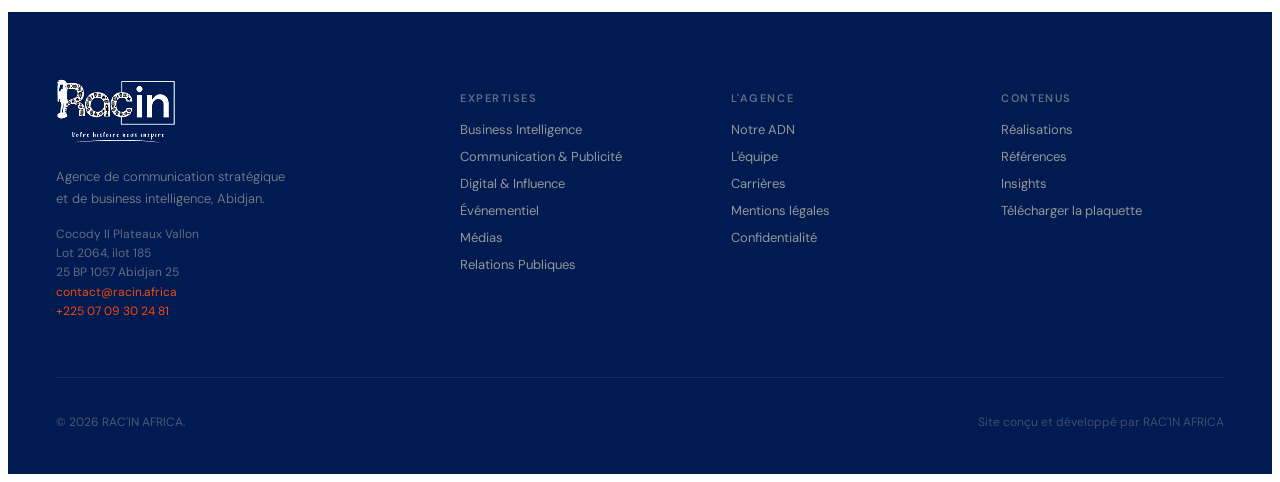
<file: expertises/business-intelligence.html>
<!DOCTYPE html>
<html lang="fr">
<head>
  <meta charset="UTF-8">
  <meta name="viewport" content="width=device-width, initial-scale=1.0">
  <link rel="icon" href="../favicon.ico" sizes="any">
  <title>Business Intelligence : études de marché et enquêtes terrain, Abidjan | RAC’IN AFRICA</title>
  <meta name="description" content="Études terrain, enquêtes quantitatives et qualitatives, benchmarks et audits de réputation en Côte d’Ivoire et en Afrique de l’Ouest. Données contrôlées, base remise au client.">
  <link rel="canonical" href="https://www.racin.africa/expertises/business-intelligence">
  <meta property="og:title" content="La donnée d’abord. La création ensuite.">
  <meta property="og:description" content="Études terrain, enquêtes quantitatives et qualitatives, benchmarks et audits de réputation en Côte d’Ivoire et en Afrique de l’Ouest. Données contrôlées, base remise au client.">
  <meta property="og:image" content="https://www.racin.africa/og-image.jpg">
  <meta property="og:url" content="https://www.racin.africa/expertises/business-intelligence">
  <meta property="og:type" content="website">
  <meta property="og:locale" content="fr_CI">
  <meta name="twitter:card" content="summary_large_image">
  <link rel="stylesheet" href="../styles.css">
</head>
<body class="page-expertise page-bi">

  <nav class="nav" id="nav">
    <div class="container nav-inner">
      <a href="../index.html" class="nav-logo">
        <img src="../logo.png" alt="RAC'IN AFRICA" class="nav-logo-img">
      </a>
      <div class="nav-links">
        <a href="../index.html#expertises">Expertises</a>
        <a href="../index.html#realisations">Réalisations</a>
        <a href="../references.html">Références</a>
        <a href="../index.html#agence">Agence</a>
        <a href="../index.html#insights">Insights</a>
        <a href="../carrieres.html">Carrières</a>
        <a href="../index.html#contact" class="btn-vermillion nav-cta">Contact</a>
      </div>
      <button class="nav-hamburger" id="nav-hamburger" aria-label="Ouvrir le menu">
        <span></span>
        <span></span>
        <span></span>
      </button>
    </div>
    <div class="nav-mobile" id="nav-mobile">
      <a href="../index.html#expertises">Expertises</a>
      <a href="../index.html#realisations">Réalisations</a>
      <a href="../references.html">Références</a>
      <a href="../index.html#agence">Agence</a>
      <a href="../index.html#insights">Insights</a>
      <a href="../carrieres.html">Carrières</a>
      <a href="../index.html#contact" class="btn-vermillion nav-mobile-cta">Contact</a>
    </div>
  </nav>

  <main>
    <!-- Hero -->
    <section class="bi-hero" id="top">
      <div class="bi-hero-bg" aria-hidden="true">
        <div class="bi-hero-grid"></div>
        <div class="bi-hero-halo"></div>
        <svg class="bi-hero-viz" viewBox="0 0 480 360" fill="none" aria-hidden="true">
          <rect x="48" y="220" width="28" height="80" fill="currentColor" opacity="0.18"/>
          <rect x="92" y="160" width="28" height="140" fill="currentColor" opacity="0.28"/>
          <rect x="136" y="100" width="28" height="200" fill="currentColor" opacity="0.4"/>
          <rect x="180" y="130" width="28" height="170" fill="currentColor" opacity="0.25"/>
          <rect x="224" y="70" width="28" height="230" fill="#F84808" opacity="0.85"/>
          <rect x="268" y="150" width="28" height="150" fill="currentColor" opacity="0.32"/>
          <rect x="312" y="110" width="28" height="190" fill="currentColor" opacity="0.22"/>
          <rect x="356" y="180" width="28" height="120" fill="currentColor" opacity="0.18"/>
          <path d="M62 210 C 110 190, 150 90, 238 84 C 300 78, 340 140, 370 160" stroke="#F84808" stroke-width="2.5" stroke-linecap="round" opacity="0.9"/>
          <circle cx="238" cy="84" r="5" fill="#F84808"/>
          <circle cx="62" cy="210" r="3.5" fill="#F7E9C6" opacity="0.7"/>
          <circle cx="370" cy="160" r="3.5" fill="#F7E9C6" opacity="0.7"/>
          <g opacity="0.35" stroke="currentColor" stroke-width="1">
            <line x1="40" y1="60" x2="420" y2="60"/>
            <line x1="40" y1="120" x2="420" y2="120"/>
            <line x1="40" y1="180" x2="420" y2="180"/>
            <line x1="40" y1="240" x2="420" y2="240"/>
            <line x1="40" y1="300" x2="420" y2="300"/>
          </g>
        </svg>
      </div>
      <div class="container bi-hero-inner">
        <nav class="bi-breadcrumb hero-text-1" aria-label="Fil d'Ariane">
          <a href="../index.html">Accueil</a>
          <span aria-hidden="true">/</span>
          <a href="../index.html#expertises">Expertises</a>
          <span aria-hidden="true">/</span>
          <span>Business Intelligence</span>
        </nav>
        <p class="section-label hero-text-1">Expertise 01</p>
        <h1 class="bi-hero-title hero-text-2">Business Intelligence</h1>
        <p class="bi-hero-sub hero-text-3">La donnée d’abord. La création ensuite.</p>
        <p class="bi-hero-chapo hero-text-4">Nous allons chercher l’information là où elle se trouve : sur le terrain, chez vos clients, dans les commerces, dans les conversations. Puis nous la contrôlons. Puis nous vous disons ce qu’elle veut dire.</p>
      </div>
    </section>

    <!-- Bloc 1 — Le problème -->
    <section class="bi-section bi-problem">
      <div class="container bi-split">
        <div class="bi-split-label reveal">
          <span class="bi-block-num">01</span>
          <p class="section-label">Le problème</p>
        </div>
        <div class="bi-split-body reveal reveal-delay-1">
          <h2 class="bi-h2">Vous décidez à l’aveugle.<br><em>Comme presque tout le monde ici.</em></h2>
          <p>Un budget à engager. Un lancement, un repositionnement, une campagne. Et une question à laquelle personne, dans la salle de réunion, ne sait répondre autrement que par une intuition : qu’est-ce que vos clients pensent réellement de vous&nbsp;?</p>
          <p>En Côte d’Ivoire, cette information ne s’achète pas sur étagère. Pas de panel consommateur continu comme à Paris ou à Johannesburg. Pas de données de sortie de caisse dans une distribution où l’essentiel du volume passe par des boutiques de quartier et des marchés. Des études sectorielles souvent datées, parfois importées d’un marché voisin qui ne ressemble pas au vôtre.</p>
          <p class="bi-pull">Alors on tranche à l’expérience. Parfois ça passe. Souvent, quand ça ne passe pas, personne ne saura jamais pourquoi.</p>
        </div>
      </div>
    </section>

    <!-- Bloc 2 — La leçon de terrain -->
    <section class="bi-section bi-lesson">
      <div class="container">
        <div class="bi-lesson-header reveal">
          <span class="bi-block-num bi-block-num--light">02</span>
          <p class="section-label">La leçon de terrain</p>
          <h2 class="section-title section-title--light">Ce que nous avons appris<br><em>et que peu d’agences vous diront</em></h2>
        </div>
        <div class="bi-lesson-grid">
          <div class="bi-lesson-copy reveal reveal-delay-1">
            <p>En Côte d’Ivoire, les gens interrogés en face-à-face ont tendance à faire plaisir. Ce n’est pas un défaut, c’est une politesse. On ne dit pas du mal d’une marque à un jeune homme poli venu jusque chez vous avec sa tablette. Résultat : des scores de satisfaction élevés, des intentions d’achat flatteuses, et six mois plus tard des ventes qui ne suivent pas.</p>
            <p>Ce biais, non corrigé, conduit à des décisions coûteuses. Pas parce que l’étude était bâclée : parce que personne n’avait corrigé ce biais.</p>
          </div>
          <aside class="bi-lesson-aside reveal reveal-delay-2">
            <p class="bi-aside-lead">Notre position est simple, et elle nous a déjà coûté des contrats&nbsp;: une note de satisfaction déclarée, seule, ne vaut rien.</p>
            <p>Nous la croisons systématiquement avec un canal où le répondant ne voit pas son interlocuteur, avec des questions de comportement réel plutôt que d’opinion, et avec ce qui se dit en ligne quand personne n’interroge. Quand les trois convergent, vous pouvez engager un budget. Quand ils divergent, l’écart lui-même est l’information la plus utile de l’étude.</p>
            <p class="bi-aside-close">Certains clients préfèrent le rapport qui les rassure. Nous ne le produisons pas.</p>
          </aside>
        </div>
      </div>
    </section>

    <!-- Bloc 3 — Ce que nous faisons -->
    <section class="bi-section bi-devices">
      <div class="container">
        <div class="bi-devices-header reveal">
          <span class="bi-block-num">03</span>
          <p class="section-label">Ce que nous faisons</p>
          <h2 class="section-title">Quatre dispositifs.<br><em>Un seul objectif : que vous puissiez décider.</em></h2>
        </div>
        <div class="bi-devices-grid">
          <article class="bi-device reveal reveal-delay-1">
            <span class="bi-device-index">01</span>
            <h3>Terrain quantitatif</h3>
            <p>Enquêtes en face-à-face, par téléphone ou en sortie de point de vente, sur plusieurs villes simultanément. Échantillonnage raisonné, quotas construits sur les données du recensement, plan de collecte écrit avant le premier questionnaire.</p>
          </article>
          <article class="bi-device reveal reveal-delay-2">
            <span class="bi-device-index">02</span>
            <h3>Qualitatif</h3>
            <p>Groupes de discussion et entretiens individuels. Règle de maison : deux groupes opposés minimum par catégorie, une voix favorable et une voix dissonante. Un groupe d’accord avec lui-même ne produit aucune information.</p>
          </article>
          <article class="bi-device reveal reveal-delay-3">
            <span class="bi-device-index">03</span>
            <h3>Benchmark concurrentiel</h3>
            <p>Ce que font vos concurrents, ce qu’ils dépensent, ce qu’ils disent, où ils sont visibles. Sur la Côte d’Ivoire et, quand c’est utile, sur les marchés voisins de l’UEMOA.</p>
          </article>
          <article class="bi-device reveal reveal-delay-4">
            <span class="bi-device-index">04</span>
            <h3>Audit digital et réputation</h3>
            <p>Ce qui se dit de vous en ligne, et surtout où les outils ne regardent pas. Un point que nous signalons toujours : en Côte d’Ivoire, une part considérable de la conversation se tient sur WhatsApp, hors de portée de tout logiciel d’écoute. Nous en tenons compte par des relais terrain plutôt que de faire comme si ce trou n’existait pas.</p>
          </article>
        </div>
      </div>
    </section>

    <!-- Bloc 4 — Contrôle qualité (traitement distinct) -->
    <section class="bi-section bi-quality" id="controle-qualite">
      <div class="container">
        <div class="bi-quality-header reveal">
          <span class="bi-block-num bi-block-num--on-cream">04</span>
          <p class="section-label">Méthode</p>
          <h2 class="section-title">Comment nous empêchons<br><em>nos propres données d’être fausses</em></h2>
          <p class="bi-quality-intro">Le contrôle qualité, en cinq points. C’est ici que se joue la différence entre une étude et un chiffre inventé. Voici exactement ce que nous faisons.</p>
        </div>
        <ol class="bi-quality-list">
          <li class="bi-quality-item reveal reveal-delay-1">
            <span class="bi-quality-num" aria-hidden="true">01</span>
            <div>
              <h3>Rémunération à la journée, jamais à la pièce</h3>
              <p>Nous ne payons jamais un enquêteur au questionnaire rempli. Jamais. Payer à la pièce revient à financer la fabrication de données. Nos équipes de terrain sont rémunérées à la journée, avec un objectif de qualité et non de volume.</p>
            </div>
          </li>
          <li class="bi-quality-item reveal reveal-delay-2">
            <span class="bi-quality-num" aria-hidden="true">02</span>
            <div>
              <h3>Collecte numérique horodatée et géolocalisée</h3>
              <p>Chaque questionnaire porte l’heure et le lieu de son administration. Un entretien de quatre minutes là où il en faut quinze se voit immédiatement. Il est écarté.</p>
            </div>
          </li>
          <li class="bi-quality-item reveal reveal-delay-3">
            <span class="bi-quality-num" aria-hidden="true">03</span>
            <div>
              <h3>Recontact d’au moins dix pour cent de l’échantillon</h3>
              <p>Un superviseur rappelle les répondants et revérifie quelques réponses clés. C’est fastidieux. C’est le seul moyen de savoir si l’entretien a réellement eu lieu.</p>
            </div>
          </li>
          <li class="bi-quality-item reveal reveal-delay-4">
            <span class="bi-quality-num" aria-hidden="true">04</span>
            <div>
              <h3>Traduction contrôlée par retour au français</h3>
              <p>Un questionnaire administré en dioula, en baoulé ou en bété est retraduit vers le français par une personne différente. Si le sens a bougé, la question est réécrite avant le lancement, pas après.</p>
            </div>
          </li>
          <li class="bi-quality-item reveal reveal-delay-5">
            <span class="bi-quality-num" aria-hidden="true">05</span>
            <div>
              <h3>Vous recevez la base, pas seulement le rapport</h3>
              <p>Données brutes anonymisées, dictionnaire des variables, plan d’échantillonnage. Vous devez pouvoir refaire nos calculs. Une agence qui ne remet que ses conclusions vous demande de la croire sur parole.</p>
            </div>
          </li>
        </ol>
      </div>
    </section>

    <!-- Bloc 5 — Ce que vous recevez -->
    <section class="bi-section bi-deliverables">
      <div class="container bi-split">
        <div class="bi-split-label reveal">
          <span class="bi-block-num">05</span>
          <p class="section-label">Ce que vous recevez</p>
          <h2 class="bi-h2">Concrètement,<br><em>à la fin</em></h2>
        </div>
        <div class="bi-split-body reveal reveal-delay-1">
          <ul class="bi-check-list">
            <li>Un rapport d’analyse avec des recommandations d’action, pas seulement des constats</li>
            <li>La base de données anonymisée et son dictionnaire des variables</li>
            <li>La note méthodologique complète : échantillon, marges d’erreur, limites de l’étude</li>
            <li>Une restitution orale devant votre comité, questions comprises</li>
            <li>Les verbatims du qualitatif, transcrits</li>
          </ul>
          <p class="bi-limits">Sur les limites : nous les écrivons noir sur blanc dans chaque rapport. Une étude a toujours des angles morts. Les taire ne les fait pas disparaître, cela vous empêche seulement d’en tenir compte.</p>
        </div>
      </div>
    </section>

    <!-- Bloc 6 — Preuve -->
    <section class="bi-section bi-proof js-stats" id="bi-proof">
      <div class="container">
        <div class="bi-proof-header reveal">
          <span class="bi-block-num bi-block-num--light">06</span>
          <p class="section-label">Preuve</p>
          <h2 class="section-title section-title--light">Notre plus grand dispositif<br><em>à ce jour</em></h2>
        </div>
        <div class="bi-proof-grid reveal reveal-delay-1">
          <div class="bi-proof-stat">
            <span class="stat-number" data-target="2360">0</span>
            <p class="bi-proof-label">personnes interrogées</p>
          </div>
          <div class="bi-proof-stat">
            <span class="stat-number" data-target="18">0</span>
            <p class="bi-proof-label">villes</p>
          </div>
          <div class="bi-proof-stat">
            <span class="stat-number" data-target="3">0</span>
            <p class="bi-proof-label">semaines de collecte</p>
          </div>
        </div>
      </div>
    </section>

    <!-- Bloc 7 — Confidentialité -->
    <section class="bi-section bi-confidential">
      <div class="container bi-split">
        <div class="bi-split-label reveal">
          <span class="bi-block-num">07</span>
          <p class="section-label">Confidentialité</p>
          <h2 class="bi-h2">Vos données<br><em>restent les vôtres</em></h2>
        </div>
        <div class="bi-split-body reveal reveal-delay-1">
          <p>Les données collectées pour votre compte vous appartiennent. Nous ne les réutilisons pas, nous ne les revendons pas, nous ne les citons pas dans une autre mission.</p>
          <p>Nous travaillons sous accord de confidentialité dès le premier échange, avant même la proposition. C’est notre pratique courante, pas une option à demander.</p>
        </div>
      </div>
    </section>

    <!-- Secteurs liés -->
    <section class="bi-section bi-sectors">
      <div class="container reveal">
        <p class="section-label">Secteurs concernés</p>
        <div class="bi-sectors-row">
          <span>Banque et finance</span>
          <span>Institutions et développement</span>
          <span>Agro-industrie et grande consommation</span>
        </div>
      </div>
    </section>

    <!-- Questions fréquentes -->
    <section class="bi-section bi-faq" id="faq">
      <div class="container reveal">
        <p class="section-label">Questions fréquentes</p>
        <h2 class="section-title">Cinq questions<br><em>que vous vous posez vraiment</em></h2>
        <div class="bi-faq-list">
          <div class="bi-faq-item" id="faq-1">
            <button class="bi-faq-trigger" aria-expanded="true" aria-controls="faq-1-answer">
              <span class="bi-faq-question">Combien de temps prend une étude ?</span>
              <span class="bi-faq-icon" aria-hidden="true"></span>
            </button>
            <div class="bi-faq-answer" id="faq-1-answer">
              <p>Comptez 4 à 6 semaines pour un dispositif quantitatif complet, du brief validé au rapport, et 2 à 3 semaines pour un qualitatif. Le terrain lui-même occupe rarement plus du tiers de ce délai : l'essentiel part dans la construction du questionnaire, la formation des équipes et le contrôle des données. Un calendrier plus court est possible, mais il se paie sur l'une de ces trois étapes, et nous vous dirons laquelle.</p>
            </div>
          </div>
          <div class="bi-faq-item" id="faq-2">
            <button class="bi-faq-trigger" aria-expanded="false" aria-controls="faq-2-answer">
              <span class="bi-faq-question">À partir de combien de répondants un résultat est-il fiable ?</span>
              <span class="bi-faq-icon" aria-hidden="true"></span>
            </button>
            <div class="bi-faq-answer" id="faq-2-answer">
              <p>La taille brute ne dit rien à elle seule. Ce qui compte, c'est la marge d'erreur associée et la façon dont l'échantillon a été construit. Quatre cents personnes bien réparties valent mieux que mille mal réparties. Nous vous indiquons la marge d'erreur avant le terrain, pas après, pour que vous sachiez ce que vos chiffres pourront et ne pourront pas soutenir.</p>
            </div>
          </div>
          <div class="bi-faq-item" id="faq-3">
            <button class="bi-faq-trigger" aria-expanded="false" aria-controls="faq-3-answer">
              <span class="bi-faq-question">Travaillez-vous hors de Côte d'Ivoire ?</span>
              <span class="bi-faq-icon" aria-hidden="true"></span>
            </button>
            <div class="bi-faq-answer" id="faq-3-answer">
              <p>Oui, dans la sous-région et dans quelques pays de l'Afrique centrale, avec des équipes propres sur certains marchés et des partenaires identifiés sur d'autres. La règle que nous appliquons : nous n'annonçons un pays que si nous y avons réellement collecté. Ailleurs dans la sous-région, nous travaillons avec des partenaires identifiés, et nous vous le disons clairement au moment de la proposition plutôt que de le découvrir en cours de mission.</p>
            </div>
          </div>
          <div class="bi-faq-item" id="faq-4">
            <button class="bi-faq-trigger" aria-expanded="false" aria-controls="faq-4-answer">
              <span class="bi-faq-question">Pouvons-nous assister à une séance de groupe ?</span>
              <span class="bi-faq-icon" aria-hidden="true"></span>
            </button>
            <div class="bi-faq-answer" id="faq-4-answer">
              <p>Oui, en observation : derrière une glace sans tain ou en visioconférence. Jamais dans la salle. La présence d'un représentant de la marque change ce qui se dit, et c'est précisément le biais que le dispositif cherche à éliminer. Nous vous remettons ensuite les verbatims transcrits, ce qui vous donne accès à tout ce qui a été dit, sans l'avoir modifié en y assistant.</p>
            </div>
          </div>
          <div class="bi-faq-item" id="faq-5">
            <button class="bi-faq-trigger" aria-expanded="false" aria-controls="faq-5-answer">
              <span class="bi-faq-question">Que se passe-t-il si les résultats ne vont pas dans le sens attendu ?</span>
              <span class="bi-faq-icon" aria-hidden="true"></span>
            </button>
            <div class="bi-faq-answer" id="faq-5-answer">
              <p>Nous vous les remettons quand même. C'est le sens de la commande. Un résultat inattendu vaut plus cher qu'une confirmation, parce qu'il vous évite une dépense qui n'aurait rien produit. Nous accompagnons systématiquement ce type de conclusion d'une lecture des options ouvertes : un rapport qui contredit une intuition sans proposer de suite n'est qu'à moitié fait.</p>
            </div>
          </div>
        </div>
      </div>
    </section>

    <!-- Bloc 8 — CTA -->
    <section class="bi-cta" id="cadrer">
      <div class="container bi-cta-inner reveal">
        <p class="section-label">Appel à l’action</p>
        <h2 class="section-title section-title--light">Une question à trancher&nbsp;?</h2>
        <p class="bi-cta-text">Dites-nous ce que vous devez décider et sous quelle échéance. Nous vous dirons quel dispositif y répond, ce qu’il suppose de terrain, et s’il n’y a pas de raison d’en lancer un, nous vous le dirons aussi.</p>
        <a href="../index.html#contact" class="btn-vermillion btn-lg">
          Cadrer une étude
          <svg width="16" height="16" viewBox="0 0 16 16" fill="none" aria-hidden="true"><path d="M3 8h10M9 4l4 4-4 4" stroke="currentColor" stroke-width="1.5" stroke-linecap="round" stroke-linejoin="round"/></svg>
        </a>
      </div>
    </section>

    <!-- Autres expertises -->
    <section class="bi-section bi-more">
      <div class="container">
        <div class="bi-more-header reveal">
          <p class="section-label">Continuer</p>
          <h2 class="section-title">Les autres expertises</h2>
        </div>
        <div class="bi-more-grid">
          <a href="communication-publicite.html" class="bi-more-card reveal reveal-delay-1">
            <span>02</span>
            <strong>Communication & Publicité</strong>
          </a>
          <a href="digital-influence.html" class="bi-more-card reveal reveal-delay-2">
            <span>03</span>
            <strong>Digital & Influence</strong>
          </a>
          <a href="evenementiel.html" class="bi-more-card reveal reveal-delay-3">
            <span>04</span>
            <strong>Événementiel</strong>
          </a>
          <a href="media.html" class="bi-more-card reveal reveal-delay-4">
            <span>05</span>
            <strong>Médias</strong>
          </a>
          <a href="relations-publiques.html" class="bi-more-card reveal reveal-delay-5">
            <span>06</span>
            <strong>Relations Publiques</strong>
          </a>
        </div>
      </div>
    </section>
  </main>

  <footer class="footer">
    <div class="container">
      <div class="footer-grid">
        <div class="footer-brand">
          <a href="../index.html" class="nav-logo">
            <img src="../logo.png" alt="RAC'IN AFRICA" class="nav-logo-img">
          </a>
          <p class="footer-desc">Agence de communication stratégique et de business intelligence, Abidjan.</p>
          <address class="footer-address">
            Cocody II Plateaux Vallon<br>
            Lot 2064, ilot 185<br>
            25 BP 1057 Abidjan 25<br>
            <a href="mailto:contact@racin.africa">contact@racin.africa</a><br>
            <a href="tel:+2250709302481">+225 07 09 30 24 81</a>
          </address>
        </div>
        <div class="footer-col">
          <h4 class="footer-col-title">Expertises</h4>
          <a href="business-intelligence.html">Business Intelligence</a>
          <a href="communication-publicite.html">Communication & Publicité</a>
          <a href="digital-influence.html">Digital & Influence</a>
          <a href="evenementiel.html">Événementiel</a>
          <a href="media.html">Médias</a>
          <a href="relations-publiques.html">Relations Publiques</a>
        </div>
        <div class="footer-col">
          <h4 class="footer-col-title">L'agence</h4>
          <a href="../index.html#agence">Notre ADN</a>
          <a href="../index.html#agence">L'équipe</a>
          <a href="../carrieres.html">Carrières</a>
          <a href="../mentions-legales.html">Mentions légales</a>
          <a href="../confidentialite.html">Confidentialité</a>
        </div>
        <div class="footer-col">
          <h4 class="footer-col-title">Contenus</h4>
          <a href="../index.html#realisations">Réalisations</a>
          <a href="../references.html">Références</a>
          <a href="../index.html#insights">Insights</a>
          <a href="../plaquette.pdf" download>Télécharger la plaquette</a>
        </div>
      </div>
      <div class="footer-bottom">
        <p>© 2026 RAC'IN AFRICA.</p>
        <p>Site conçu et développé par RAC'IN AFRICA</p>
      </div>
    </div>
  </footer>

  <script src="../main.js"></script>
</body>
</html>
</file>
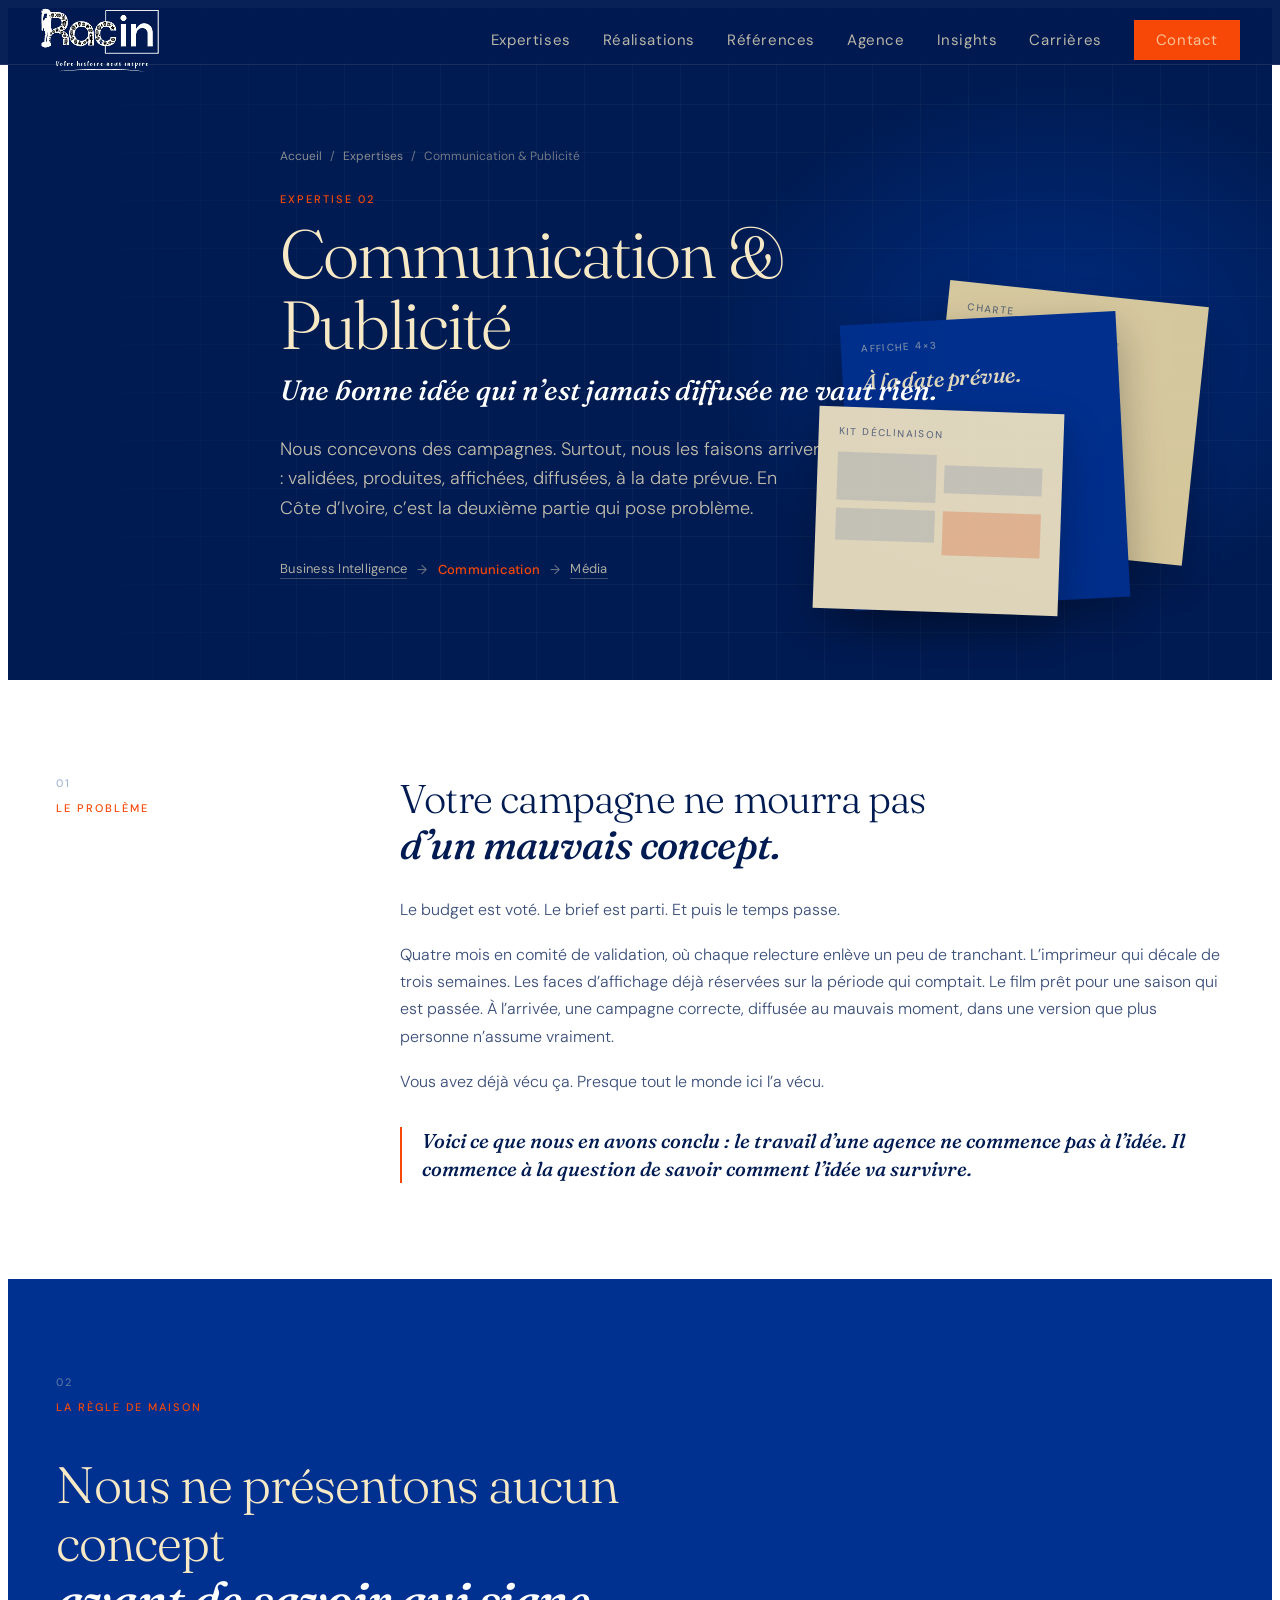
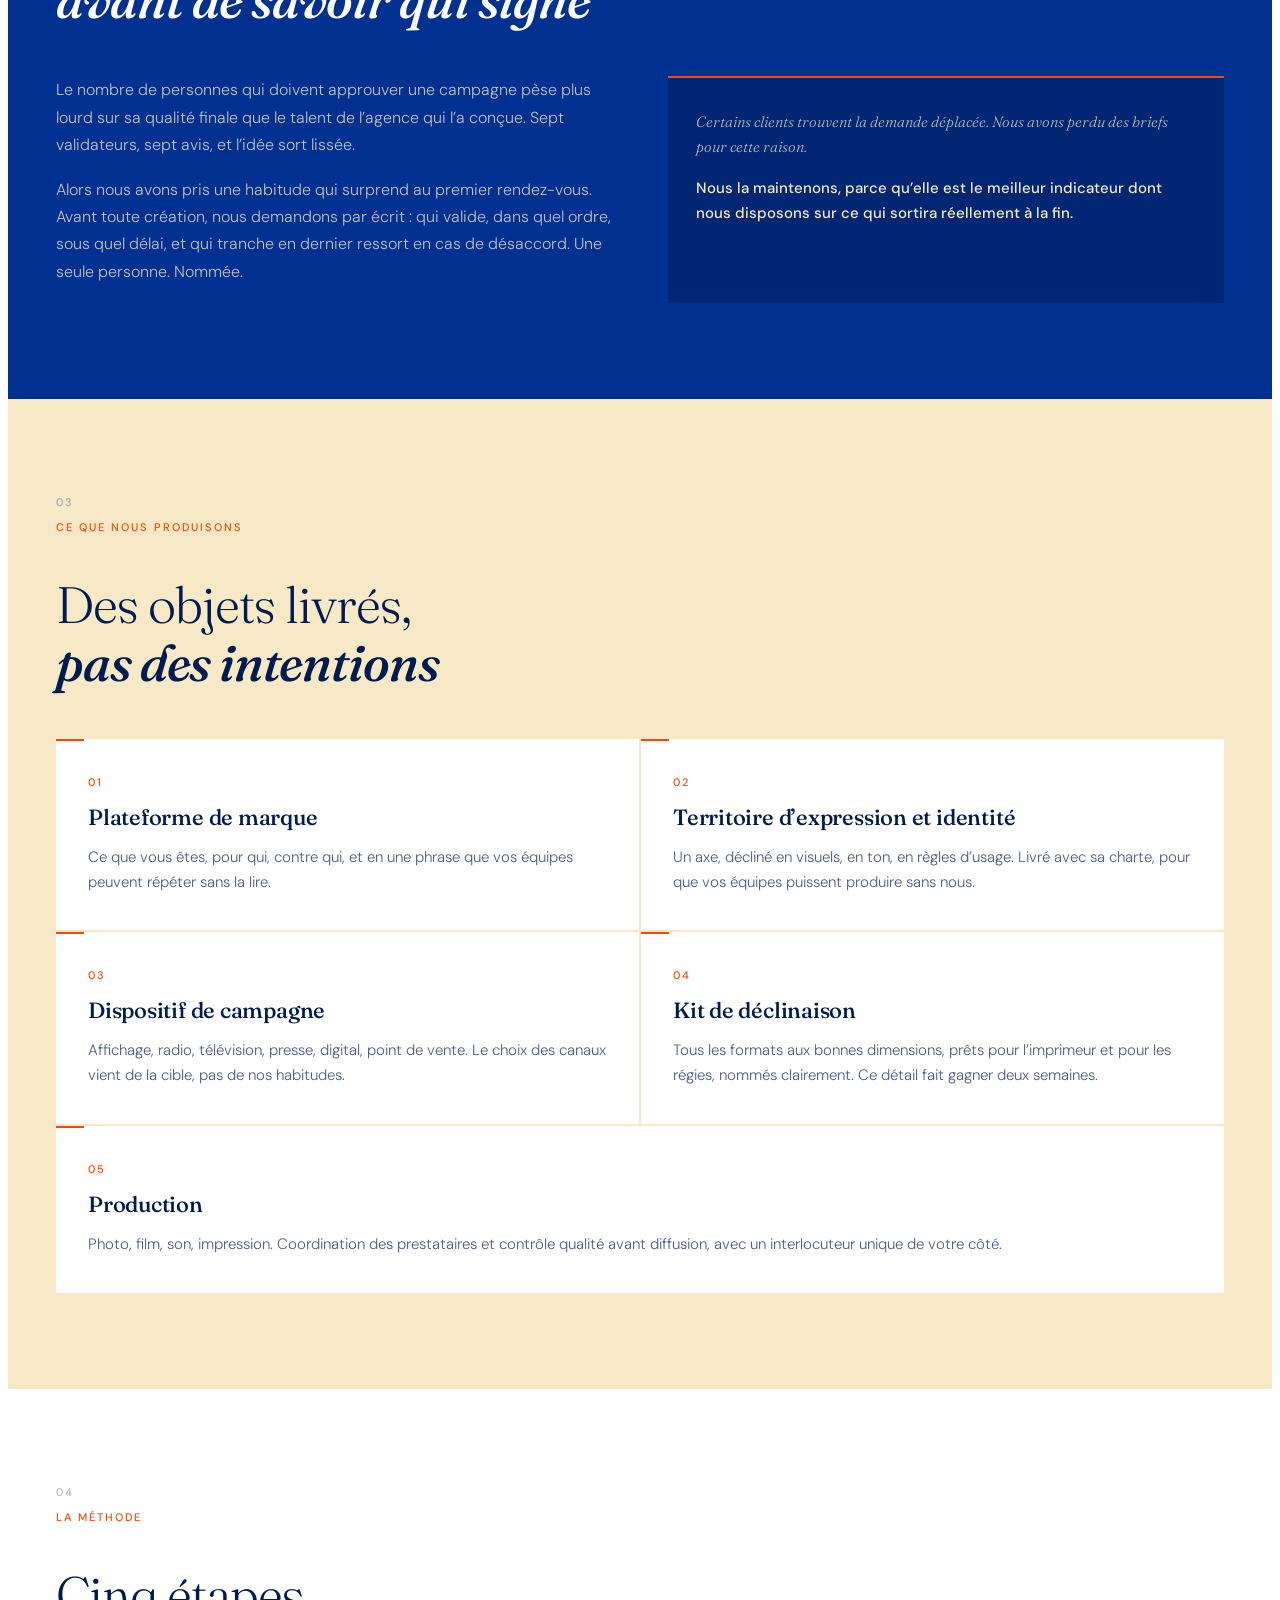
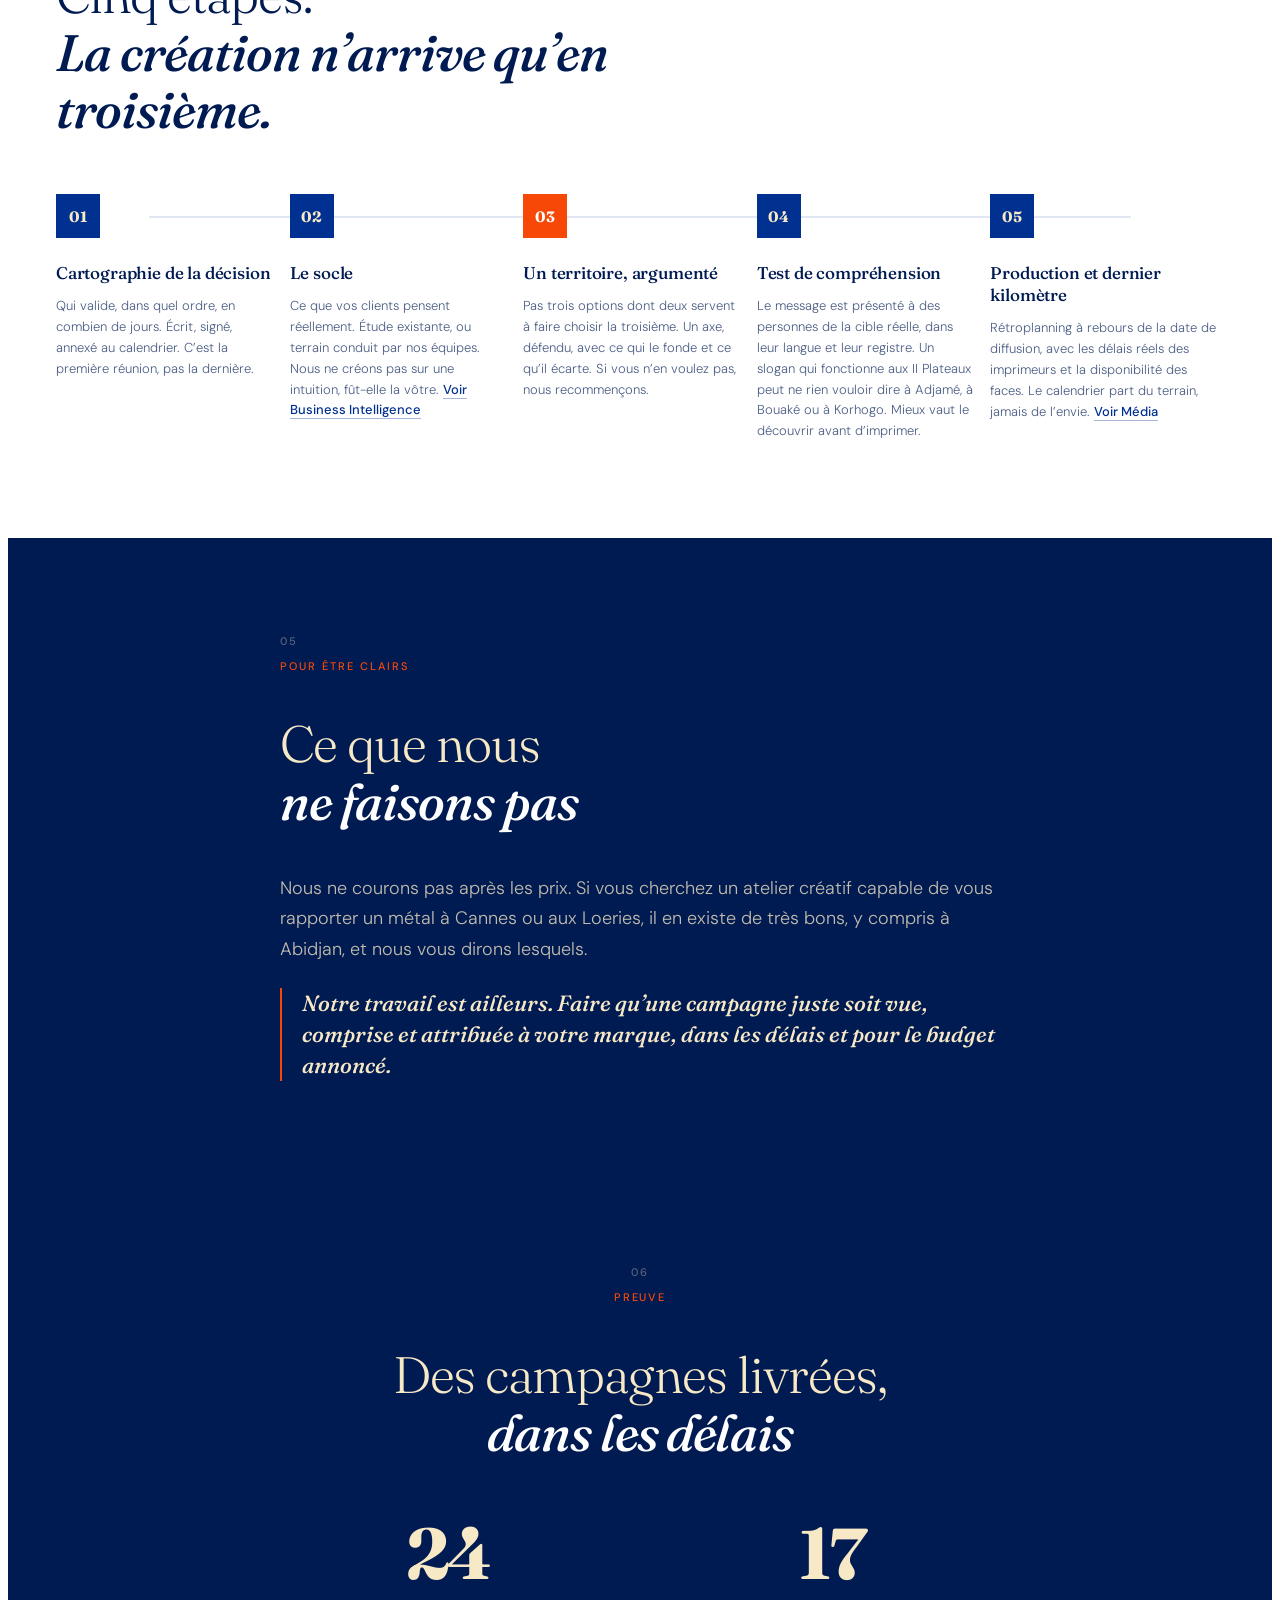
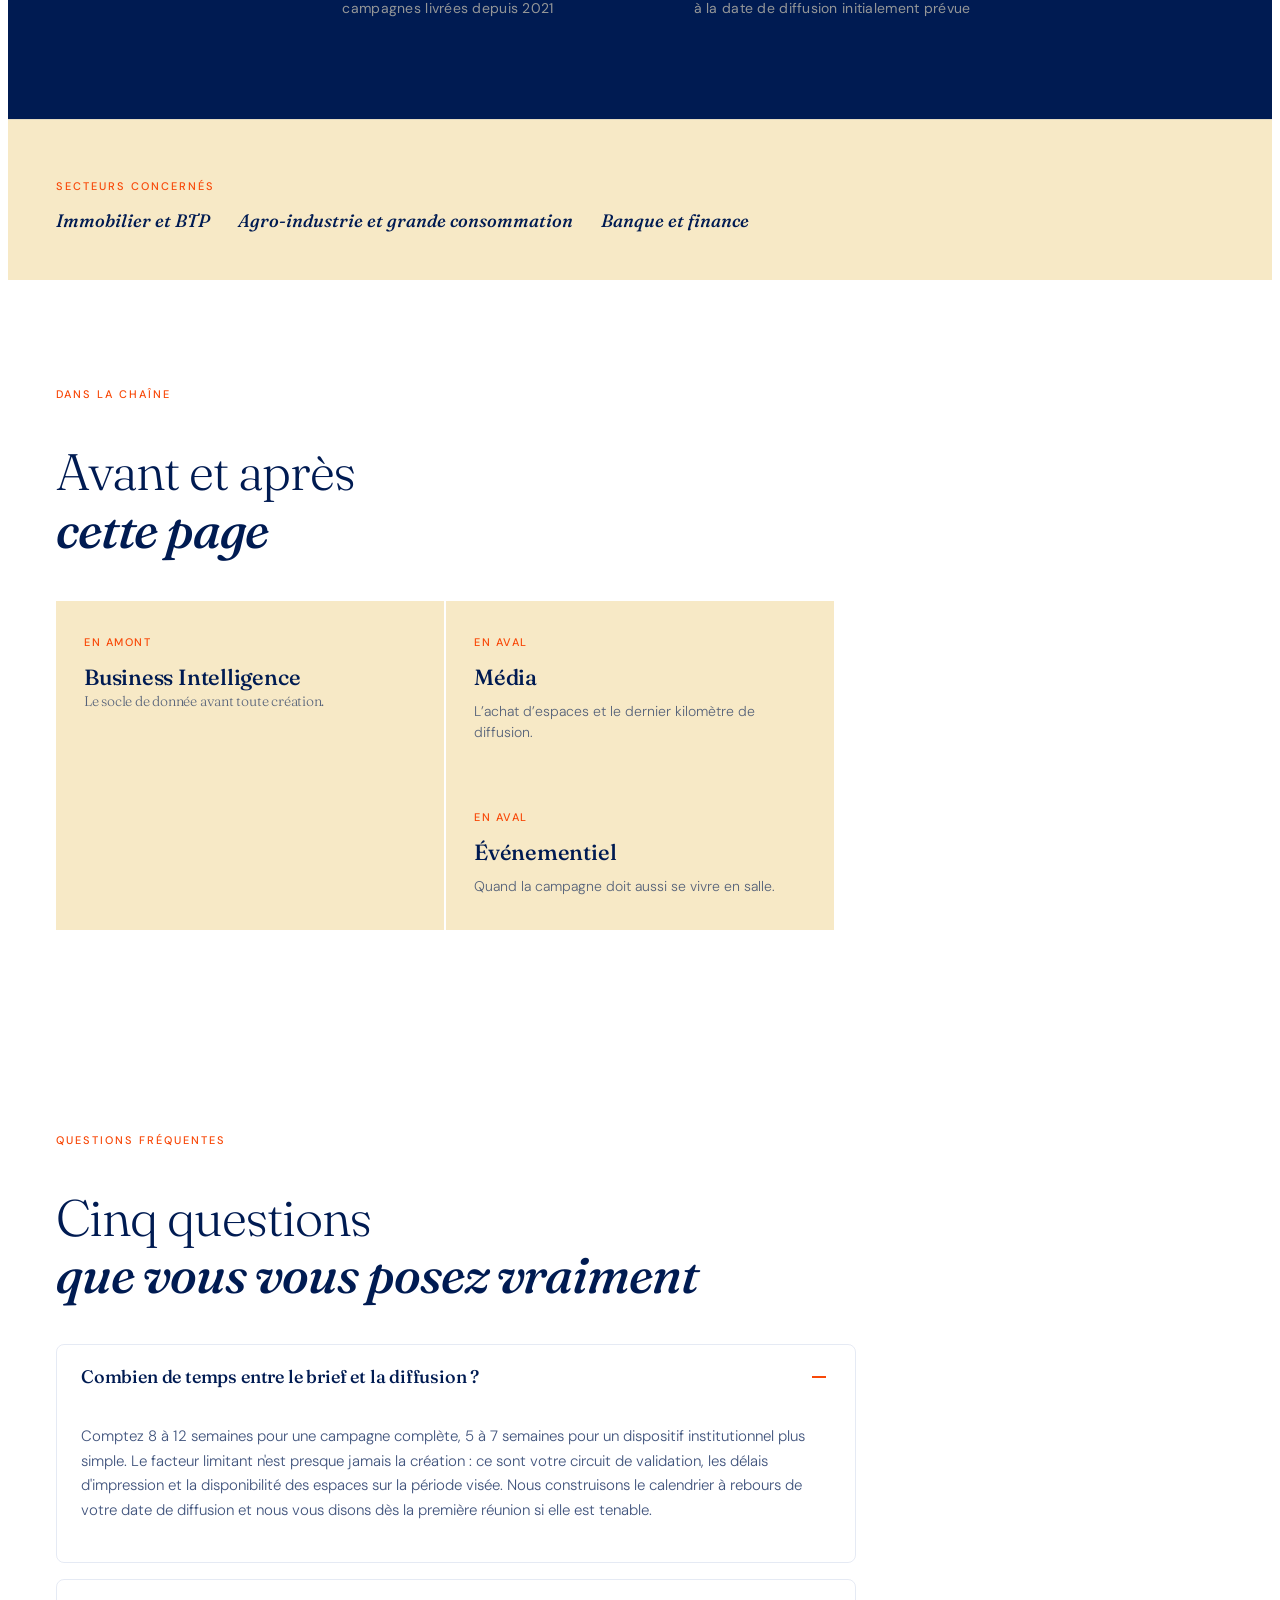
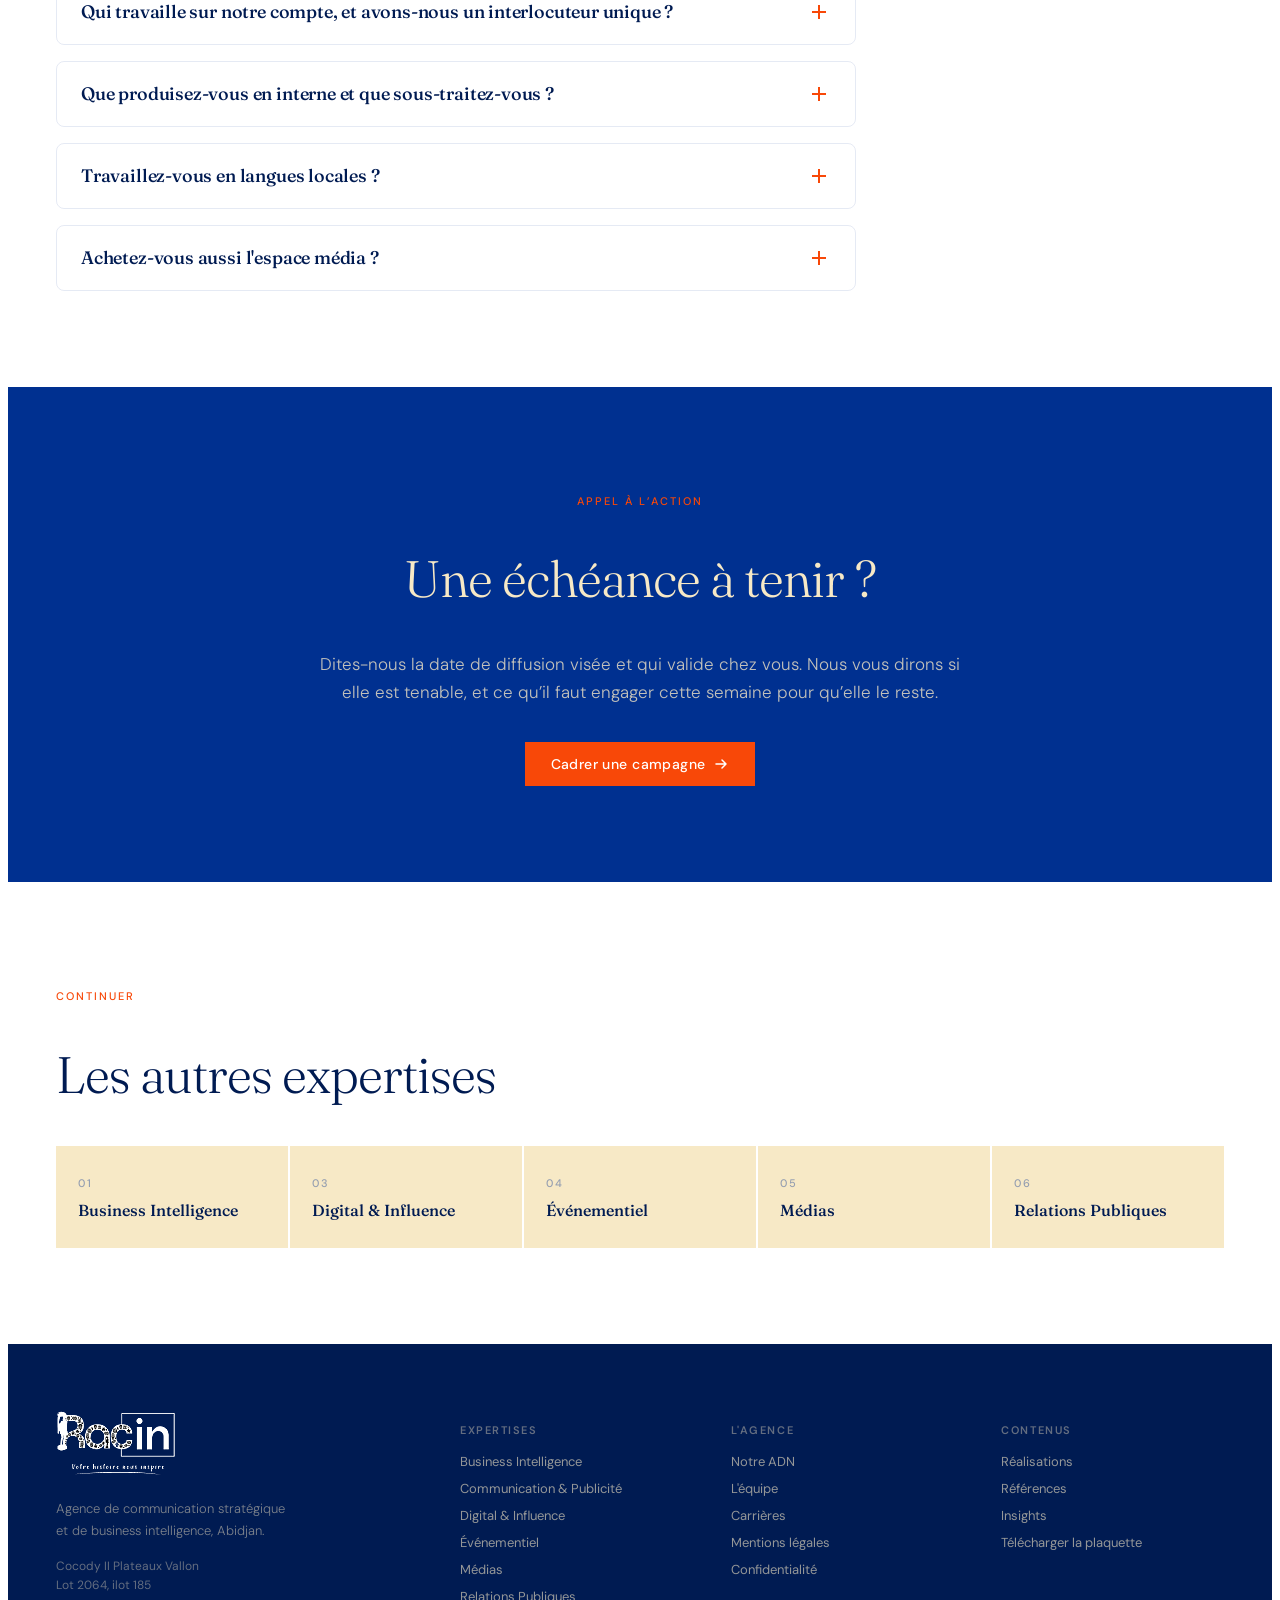
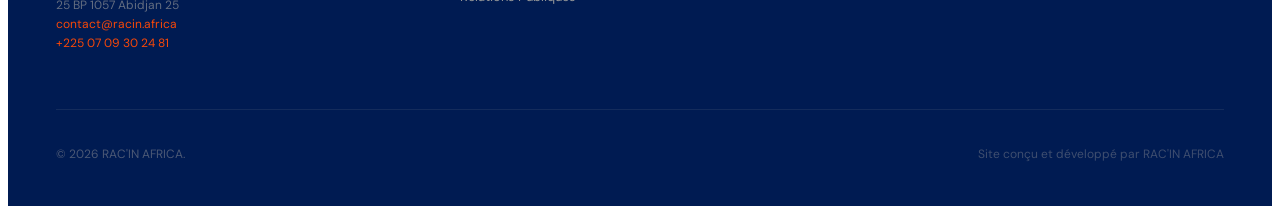
<file: expertises/communication-publicite.html>
<!DOCTYPE html>
<html lang="fr">
<head>
  <meta charset="UTF-8">
  <meta name="viewport" content="width=device-width, initial-scale=1.0">
  <link rel="icon" href="../favicon.ico" sizes="any">
  <title>Communication et publicité : campagnes et identité de marque, Abidjan | RAC’IN AFRICA</title>
  <meta name="description" content="Plateformes de marque, campagnes intégrées et production publicitaire en Côte d’Ivoire. Des campagnes conçues sur la donnée et livrées dans les délais.">
  <link rel="canonical" href="https://www.racin.africa/expertises/communication-publicite">
  <meta property="og:title" content="Une bonne idée qui n’est jamais diffusée ne vaut rien.">
  <meta property="og:description" content="Plateformes de marque, campagnes intégrées et production publicitaire en Côte d’Ivoire. Des campagnes conçues sur la donnée et livrées dans les délais.">
  <meta property="og:image" content="https://www.racin.africa/og-image.jpg">
  <meta property="og:url" content="https://www.racin.africa/expertises/communication-publicite">
  <meta property="og:type" content="website">
  <meta property="og:locale" content="fr_CI">
  <meta name="twitter:card" content="summary_large_image">
  <link rel="stylesheet" href="../styles.css">
</head>
<body class="page-expertise page-com">

  <nav class="nav" id="nav">
    <div class="container nav-inner">
      <a href="../index.html" class="nav-logo">
        <img src="../logo.png" alt="RAC'IN AFRICA" class="nav-logo-img">
      </a>
      <div class="nav-links">
        <a href="../index.html#expertises">Expertises</a>
        <a href="../index.html#realisations">Réalisations</a>
        <a href="../references.html">Références</a>
        <a href="../index.html#agence">Agence</a>
        <a href="../index.html#insights">Insights</a>
        <a href="../carrieres.html">Carrières</a>
        <a href="../index.html#contact" class="btn-vermillion nav-cta">Contact</a>
      </div>
      <button class="nav-hamburger" id="nav-hamburger" aria-label="Ouvrir le menu">
        <span></span>
        <span></span>
        <span></span>
      </button>
    </div>
    <div class="nav-mobile" id="nav-mobile">
      <a href="../index.html#expertises">Expertises</a>
      <a href="../index.html#realisations">Réalisations</a>
      <a href="../references.html">Références</a>
      <a href="../index.html#agence">Agence</a>
      <a href="../index.html#insights">Insights</a>
      <a href="../carrieres.html">Carrières</a>
      <a href="../index.html#contact" class="btn-vermillion nav-mobile-cta">Contact</a>
    </div>
  </nav>

  <main>
    <!-- Hero -->
    <section class="bi-hero com-hero" id="top">
      <div class="bi-hero-bg" aria-hidden="true">
        <div class="bi-hero-grid"></div>
        <div class="bi-hero-halo"></div>
        <div class="com-hero-kit">
          <div class="com-kit-sheet com-kit-sheet--back">
            <span class="com-kit-label">Charte</span>
            <span class="com-kit-rule"></span>
            <span class="com-kit-rule com-kit-rule--short"></span>
            <span class="com-kit-swatch"></span>
          </div>
          <div class="com-kit-sheet com-kit-sheet--mid">
            <span class="com-kit-label">Affiche 4×3</span>
            <span class="com-kit-headline">À la date prévue.</span>
            <span class="com-kit-bar"></span>
          </div>
          <div class="com-kit-sheet com-kit-sheet--front">
            <span class="com-kit-label">Kit déclinaison</span>
            <span class="com-kit-formats">
              <i></i><i></i><i></i><i></i>
            </span>
          </div>
        </div>
      </div>
      <div class="container bi-hero-inner">
        <nav class="bi-breadcrumb hero-text-1" aria-label="Fil d'Ariane">
          <a href="../index.html">Accueil</a>
          <span aria-hidden="true">/</span>
          <a href="../index.html#expertises">Expertises</a>
          <span aria-hidden="true">/</span>
          <span>Communication & Publicité</span>
        </nav>
        <p class="section-label hero-text-1">Expertise 02</p>
        <h1 class="bi-hero-title hero-text-2">Communication & Publicité</h1>
        <p class="bi-hero-sub hero-text-3">Une bonne idée qui n’est jamais diffusée ne vaut rien.</p>
        <p class="bi-hero-chapo hero-text-4">Nous concevons des campagnes. Surtout, nous les faisons arriver : validées, produites, affichées, diffusées, à la date prévue. En Côte d’Ivoire, c’est la deuxième partie qui pose problème.</p>
        <p class="com-chain hero-text-4">
          <a href="business-intelligence.html">Business Intelligence</a>
          <span aria-hidden="true">→</span>
          <strong>Communication</strong>
          <span aria-hidden="true">→</span>
          <a href="media.html">Média</a>
        </p>
      </div>
    </section>

    <!-- Bloc 1 — Le problème -->
    <section class="bi-section bi-problem">
      <div class="container bi-split">
        <div class="bi-split-label reveal">
          <span class="bi-block-num">01</span>
          <p class="section-label">Le problème</p>
        </div>
        <div class="bi-split-body reveal reveal-delay-1">
          <h2 class="bi-h2">Votre campagne ne mourra pas<br><em>d’un mauvais concept.</em></h2>
          <p>Le budget est voté. Le brief est parti. Et puis le temps passe.</p>
          <p>Quatre mois en comité de validation, où chaque relecture enlève un peu de tranchant. L’imprimeur qui décale de trois semaines. Les faces d’affichage déjà réservées sur la période qui comptait. Le film prêt pour une saison qui est passée. À l’arrivée, une campagne correcte, diffusée au mauvais moment, dans une version que plus personne n’assume vraiment.</p>
          <p>Vous avez déjà vécu ça. Presque tout le monde ici l’a vécu.</p>
          <p class="bi-pull">Voici ce que nous en avons conclu : le travail d’une agence ne commence pas à l’idée. Il commence à la question de savoir comment l’idée va survivre.</p>
        </div>
      </div>
    </section>

    <!-- Bloc 2 — La règle de maison -->
    <section class="bi-section bi-lesson com-rule">
      <div class="container">
        <div class="bi-lesson-header reveal">
          <span class="bi-block-num bi-block-num--light">02</span>
          <p class="section-label">La règle de maison</p>
          <h2 class="section-title section-title--light">Nous ne présentons aucun concept<br><em>avant de savoir qui signe</em></h2>
        </div>
        <div class="bi-lesson-grid">
          <div class="bi-lesson-copy reveal reveal-delay-1">
            <p>Le nombre de personnes qui doivent approuver une campagne pèse plus lourd sur sa qualité finale que le talent de l’agence qui l’a conçue. Sept validateurs, sept avis, et l’idée sort lissée.</p>
            <p>Alors nous avons pris une habitude qui surprend au premier rendez-vous. Avant toute création, nous demandons par écrit : qui valide, dans quel ordre, sous quel délai, et qui tranche en dernier ressort en cas de désaccord. Une seule personne. Nommée.</p>
          </div>
          <aside class="bi-lesson-aside reveal reveal-delay-2">
            <p class="bi-aside-lead">Certains clients trouvent la demande déplacée. Nous avons perdu des briefs pour cette raison.</p>
            <p class="bi-aside-close">Nous la maintenons, parce qu’elle est le meilleur indicateur dont nous disposons sur ce qui sortira réellement à la fin.</p>
          </aside>
        </div>
      </div>
    </section>

    <!-- Bloc 3 — Ce que nous produisons -->
    <section class="bi-section bi-devices">
      <div class="container">
        <div class="bi-devices-header reveal">
          <span class="bi-block-num">03</span>
          <p class="section-label">Ce que nous produisons</p>
          <h2 class="section-title">Des objets livrés,<br><em>pas des intentions</em></h2>
        </div>
        <div class="com-produce-grid">
          <article class="bi-device reveal reveal-delay-1">
            <span class="bi-device-index">01</span>
            <h3>Plateforme de marque</h3>
            <p>Ce que vous êtes, pour qui, contre qui, et en une phrase que vos équipes peuvent répéter sans la lire.</p>
          </article>
          <article class="bi-device reveal reveal-delay-2">
            <span class="bi-device-index">02</span>
            <h3>Territoire d’expression et identité</h3>
            <p>Un axe, décliné en visuels, en ton, en règles d’usage. Livré avec sa charte, pour que vos équipes puissent produire sans nous.</p>
          </article>
          <article class="bi-device reveal reveal-delay-3">
            <span class="bi-device-index">03</span>
            <h3>Dispositif de campagne</h3>
            <p>Affichage, radio, télévision, presse, digital, point de vente. Le choix des canaux vient de la cible, pas de nos habitudes.</p>
          </article>
          <article class="bi-device reveal reveal-delay-4">
            <span class="bi-device-index">04</span>
            <h3>Kit de déclinaison</h3>
            <p>Tous les formats aux bonnes dimensions, prêts pour l’imprimeur et pour les régies, nommés clairement. Ce détail fait gagner deux semaines.</p>
          </article>
          <article class="bi-device bi-device--wide reveal reveal-delay-5">
            <span class="bi-device-index">05</span>
            <h3>Production</h3>
            <p>Photo, film, son, impression. Coordination des prestataires et contrôle qualité avant diffusion, avec un interlocuteur unique de votre côté.</p>
          </article>
        </div>
      </div>
    </section>

    <!-- Bloc 4 — La méthode (frise) -->
    <section class="bi-section com-method" id="methode">
      <div class="container">
        <div class="com-method-header reveal">
          <span class="bi-block-num">04</span>
          <p class="section-label">La méthode</p>
          <h2 class="section-title">Cinq étapes.<br><em>La création n’arrive qu’en troisième.</em></h2>
        </div>
        <ol class="com-timeline">
          <li class="com-timeline-step reveal reveal-delay-1">
            <span class="com-timeline-num">01</span>
            <h3>Cartographie de la décision</h3>
            <p>Qui valide, dans quel ordre, en combien de jours. Écrit, signé, annexé au calendrier. C’est la première réunion, pas la dernière.</p>
          </li>
          <li class="com-timeline-step reveal reveal-delay-2">
            <span class="com-timeline-num">02</span>
            <h3>Le socle</h3>
            <p>Ce que vos clients pensent réellement. Étude existante, ou terrain conduit par nos équipes. Nous ne créons pas sur une intuition, fût-elle la vôtre. <a href="business-intelligence.html">Voir Business Intelligence</a></p>
          </li>
          <li class="com-timeline-step reveal reveal-delay-3">
            <span class="com-timeline-num">03</span>
            <h3>Un territoire, argumenté</h3>
            <p>Pas trois options dont deux servent à faire choisir la troisième. Un axe, défendu, avec ce qui le fonde et ce qu’il écarte. Si vous n’en voulez pas, nous recommençons.</p>
          </li>
          <li class="com-timeline-step reveal reveal-delay-4">
            <span class="com-timeline-num">04</span>
            <h3>Test de compréhension</h3>
            <p>Le message est présenté à des personnes de la cible réelle, dans leur langue et leur registre. Un slogan qui fonctionne aux II Plateaux peut ne rien vouloir dire à Adjamé, à Bouaké ou à Korhogo. Mieux vaut le découvrir avant d’imprimer.</p>
          </li>
          <li class="com-timeline-step reveal reveal-delay-5">
            <span class="com-timeline-num">05</span>
            <h3>Production et dernier kilomètre</h3>
            <p>Rétroplanning à rebours de la date de diffusion, avec les délais réels des imprimeurs et la disponibilité des faces. Le calendrier part du terrain, jamais de l’envie. <a href="media.html">Voir Média</a></p>
          </li>
        </ol>
      </div>
    </section>

    <!-- Bloc 5 — Ce que nous ne faisons pas -->
    <section class="bi-section com-not">
      <div class="container com-not-inner reveal">
        <span class="bi-block-num bi-block-num--light">05</span>
        <p class="section-label">Pour être clairs</p>
        <h2 class="section-title section-title--light">Ce que nous<br><em>ne faisons pas</em></h2>
        <p class="com-not-lead">Nous ne courons pas après les prix. Si vous cherchez un atelier créatif capable de vous rapporter un métal à Cannes ou aux Loeries, il en existe de très bons, y compris à Abidjan, et nous vous dirons lesquels.</p>
        <p class="com-not-close">Notre travail est ailleurs. Faire qu’une campagne juste soit vue, comprise et attribuée à votre marque, dans les délais et pour le budget annoncé.</p>
      </div>
    </section>

    <!-- Bloc 6 — Preuve -->
    <section class="bi-section bi-proof js-stats" id="com-proof">
      <div class="container">
        <div class="bi-proof-header reveal">
          <span class="bi-block-num bi-block-num--light">06</span>
          <p class="section-label">Preuve</p>
          <h2 class="section-title section-title--light">Des campagnes livrées,<br><em>dans les délais</em></h2>
        </div>
        <div class="com-proof-grid reveal reveal-delay-1">
          <div class="bi-proof-stat">
            <span class="stat-number" data-target="26">0</span>
            <p class="bi-proof-label">campagnes livrées depuis 2021</p>
          </div>
          <div class="bi-proof-stat">
            <span class="stat-number" data-target="19">0</span>
            <p class="bi-proof-label">à la date de diffusion initialement prévue</p>
          </div>
        </div>
      </div>
    </section>

    <!-- Secteurs liés -->
    <section class="bi-section bi-sectors">
      <div class="container reveal">
        <p class="section-label">Secteurs concernés</p>
        <div class="bi-sectors-row">
          <span>Immobilier et BTP</span>
          <span>Agro-industrie et grande consommation</span>
          <span>Banque et finance</span>
        </div>
      </div>
    </section>

    <!-- Expertises liées -->
    <section class="bi-section com-linked">
      <div class="container">
        <div class="com-linked-header reveal">
          <p class="section-label">Dans la chaîne</p>
          <h2 class="section-title">Avant et après<br><em>cette page</em></h2>
        </div>
        <div class="com-linked-grid">
          <a href="business-intelligence.html" class="com-linked-card reveal reveal-delay-1">
            <span class="com-linked-dir">En amont</span>
            <strong>Business Intelligence</span>
            <p>Le socle de donnée avant toute création.</p>
          </a>
          <a href="media.html" class="com-linked-card reveal reveal-delay-2">
            <span class="com-linked-dir">En aval</span>
            <strong>Média</strong>
            <p>L’achat d’espaces et le dernier kilomètre de diffusion.</p>
          </a>
          <a href="evenementiel.html" class="com-linked-card reveal reveal-delay-3">
            <span class="com-linked-dir">En aval</span>
            <strong>Événementiel</strong>
            <p>Quand la campagne doit aussi se vivre en salle.</p>
          </a>
        </div>
      </div>
    </section>

    <!-- Questions fréquentes -->
    <section class="bi-section bi-faq" id="faq">
      <div class="container reveal">
        <p class="section-label">Questions fréquentes</p>
        <h2 class="section-title">Cinq questions<br><em>que vous vous posez vraiment</em></h2>
        <div class="bi-faq-list">
          <div class="bi-faq-item" id="faq-1">
            <button class="bi-faq-trigger" aria-expanded="true" aria-controls="faq-1-answer">
              <span class="bi-faq-question">Combien de temps entre le brief et la diffusion ?</span>
              <span class="bi-faq-icon" aria-hidden="true"></span>
            </button>
            <div class="bi-faq-answer" id="faq-1-answer">
              <p>Comptez 8 à 12 semaines pour une campagne complète, 5 à 7 semaines pour un dispositif institutionnel plus simple. Le facteur limitant n'est presque jamais la création : ce sont votre circuit de validation, les délais d'impression et la disponibilité des espaces sur la période visée. Nous construisons le calendrier à rebours de votre date de diffusion et nous vous disons dès la première réunion si elle est tenable.</p>
            </div>
          </div>
          <div class="bi-faq-item" id="faq-2">
            <button class="bi-faq-trigger" aria-expanded="false" aria-controls="faq-2-answer">
              <span class="bi-faq-question">Qui travaille sur notre compte, et avons-nous un interlocuteur unique ?</span>
              <span class="bi-faq-icon" aria-hidden="true"></span>
            </button>
            <div class="bi-faq-answer" id="faq-2-answer">
              <p>Un interlocuteur unique, nommé au démarrage, qui reste le même jusqu'à la diffusion. Derrière lui, une équipe projet identifiée dès la proposition : conseil, création, production. Vous savez qui fait quoi avant de signer, et nous ne changeons pas l'équipe en cours de route sans vous en parler. Sur une structure de quatorze personnes, personne ne disparaît derrière un service.</p>
            </div>
          </div>
          <div class="bi-faq-item" id="faq-3">
            <button class="bi-faq-trigger" aria-expanded="false" aria-controls="faq-3-answer">
              <span class="bi-faq-question">Que produisez-vous en interne et que sous-traitez-vous ?</span>
              <span class="bi-faq-icon" aria-hidden="true"></span>
            </button>
            <div class="bi-faq-answer" id="faq-3-answer">
              <p>En interne : la stratégie, la création, la direction artistique, la conception-rédaction et la coordination. Certains postes de production passent par des prestataires sélectionnés. Nous préférons le dire franchement : un acheteur a tout intérêt à choisir une agence qui coordonne bien plutôt qu'une agence qui prétend tout faire elle-même. La responsabilité, elle, reste entièrement la nôtre.</p>
            </div>
          </div>
          <div class="bi-faq-item" id="faq-4">
            <button class="bi-faq-trigger" aria-expanded="false" aria-controls="faq-4-answer">
              <span class="bi-faq-question">Travaillez-vous en langues locales ?</span>
              <span class="bi-faq-icon" aria-hidden="true"></span>
            </button>
            <div class="bi-faq-answer" id="faq-4-answer">
              <p>Oui. Nous ne traduisons pas un message conçu en français : nous le faisons réécrire par une personne dont c'est la langue, puis retraduire vers le français par une autre pour vérifier que le sens n'a pas bougé. Un slogan qui fonctionne aux II Plateaux peut ne rien vouloir dire à Adjamé, à Bouaké ou à Korhogo.</p>
            </div>
          </div>
          <div class="bi-faq-item" id="faq-5">
            <button class="bi-faq-trigger" aria-expanded="false" aria-controls="faq-5-answer">
              <span class="bi-faq-question">Achetez-vous aussi l'espace média ?</span>
              <span class="bi-faq-icon" aria-hidden="true"></span>
            </button>
            <div class="bi-faq-answer" id="faq-5-answer">
              <p>Oui, c'est notre expertise Média. Elle fonctionne selon deux principes que nous appliquons quel que soit le client : notre mode de rémunération vous est présenté par écrit avant le premier achat et ne varie pas selon le média retenu, et vous recevez à la fin un rapport comparant ce qui a été acheté à ce qui a réellement été diffusé.</p>
            </div>
          </div>
        </div>
      </div>
    </section>

    <!-- Bloc 7 — CTA -->
    <section class="bi-cta" id="cadrer">
      <div class="container bi-cta-inner reveal">
        <p class="section-label">Appel à l’action</p>
        <h2 class="section-title section-title--light">Une échéance à tenir&nbsp;?</h2>
        <p class="bi-cta-text">Dites-nous la date de diffusion visée et qui valide chez vous. Nous vous dirons si elle est tenable, et ce qu’il faut engager cette semaine pour qu’elle le reste.</p>
        <a href="../index.html#contact" class="btn-vermillion btn-lg">
          Cadrer une campagne
          <svg width="16" height="16" viewBox="0 0 16 16" fill="none" aria-hidden="true"><path d="M3 8h10M9 4l4 4-4 4" stroke="currentColor" stroke-width="1.5" stroke-linecap="round" stroke-linejoin="round"/></svg>
        </a>
      </div>
    </section>

    <!-- Autres expertises -->
    <section class="bi-section bi-more">
      <div class="container">
        <div class="bi-more-header reveal">
          <p class="section-label">Continuer</p>
          <h2 class="section-title">Les autres expertises</h2>
        </div>
        <div class="bi-more-grid">
          <a href="business-intelligence.html" class="bi-more-card reveal reveal-delay-1">
            <span>01</span>
            <strong>Business Intelligence</strong>
          </a>
          <a href="digital-influence.html" class="bi-more-card reveal reveal-delay-2">
            <span>03</span>
            <strong>Digital & Influence</strong>
          </a>
          <a href="evenementiel.html" class="bi-more-card reveal reveal-delay-3">
            <span>04</span>
            <strong>Événementiel</strong>
          </a>
          <a href="media.html" class="bi-more-card reveal reveal-delay-4">
            <span>05</span>
            <strong>Médias</strong>
          </a>
          <a href="relations-publiques.html" class="bi-more-card reveal reveal-delay-5">
            <span>06</span>
            <strong>Relations Publiques</strong>
          </a>
        </div>
      </div>
    </section>
  </main>

  <footer class="footer">
    <div class="container">
      <div class="footer-grid">
        <div class="footer-brand">
          <a href="../index.html" class="nav-logo">
            <img src="../logo.png" alt="RAC'IN AFRICA" class="nav-logo-img">
          </a>
          <p class="footer-desc">Agence de communication stratégique et de business intelligence, Abidjan.</p>
          <address class="footer-address">
            Cocody II Plateaux Vallon<br>
            Lot 2064, ilot 185<br>
            25 BP 1057 Abidjan 25<br>
            <a href="mailto:contact@racin.africa">contact@racin.africa</a><br>
            <a href="tel:+2250709302481">+225 07 09 30 24 81</a>
          </address>
        </div>
        <div class="footer-col">
          <h4 class="footer-col-title">Expertises</h4>
          <a href="business-intelligence.html">Business Intelligence</a>
          <a href="communication-publicite.html">Communication & Publicité</a>
          <a href="digital-influence.html">Digital & Influence</a>
          <a href="evenementiel.html">Événementiel</a>
          <a href="media.html">Médias</a>
          <a href="relations-publiques.html">Relations Publiques</a>
        </div>
        <div class="footer-col">
          <h4 class="footer-col-title">L'agence</h4>
          <a href="../index.html#agence">Notre ADN</a>
          <a href="../index.html#agence">L'équipe</a>
          <a href="../carrieres.html">Carrières</a>
          <a href="../mentions-legales.html">Mentions légales</a>
          <a href="../confidentialite.html">Confidentialité</a>
        </div>
        <div class="footer-col">
          <h4 class="footer-col-title">Contenus</h4>
          <a href="../index.html#realisations">Réalisations</a>
          <a href="../references.html">Références</a>
          <a href="../index.html#insights">Insights</a>
          <a href="../plaquette.pdf" download>Télécharger la plaquette</a>
        </div>
      </div>
      <div class="footer-bottom">
        <p>© 2026 RAC'IN AFRICA.</p>
        <p>Site conçu et développé par RAC'IN AFRICA</p>
      </div>
    </div>
  </footer>

  <script src="../main.js"></script>
</body>
</html>
</file>
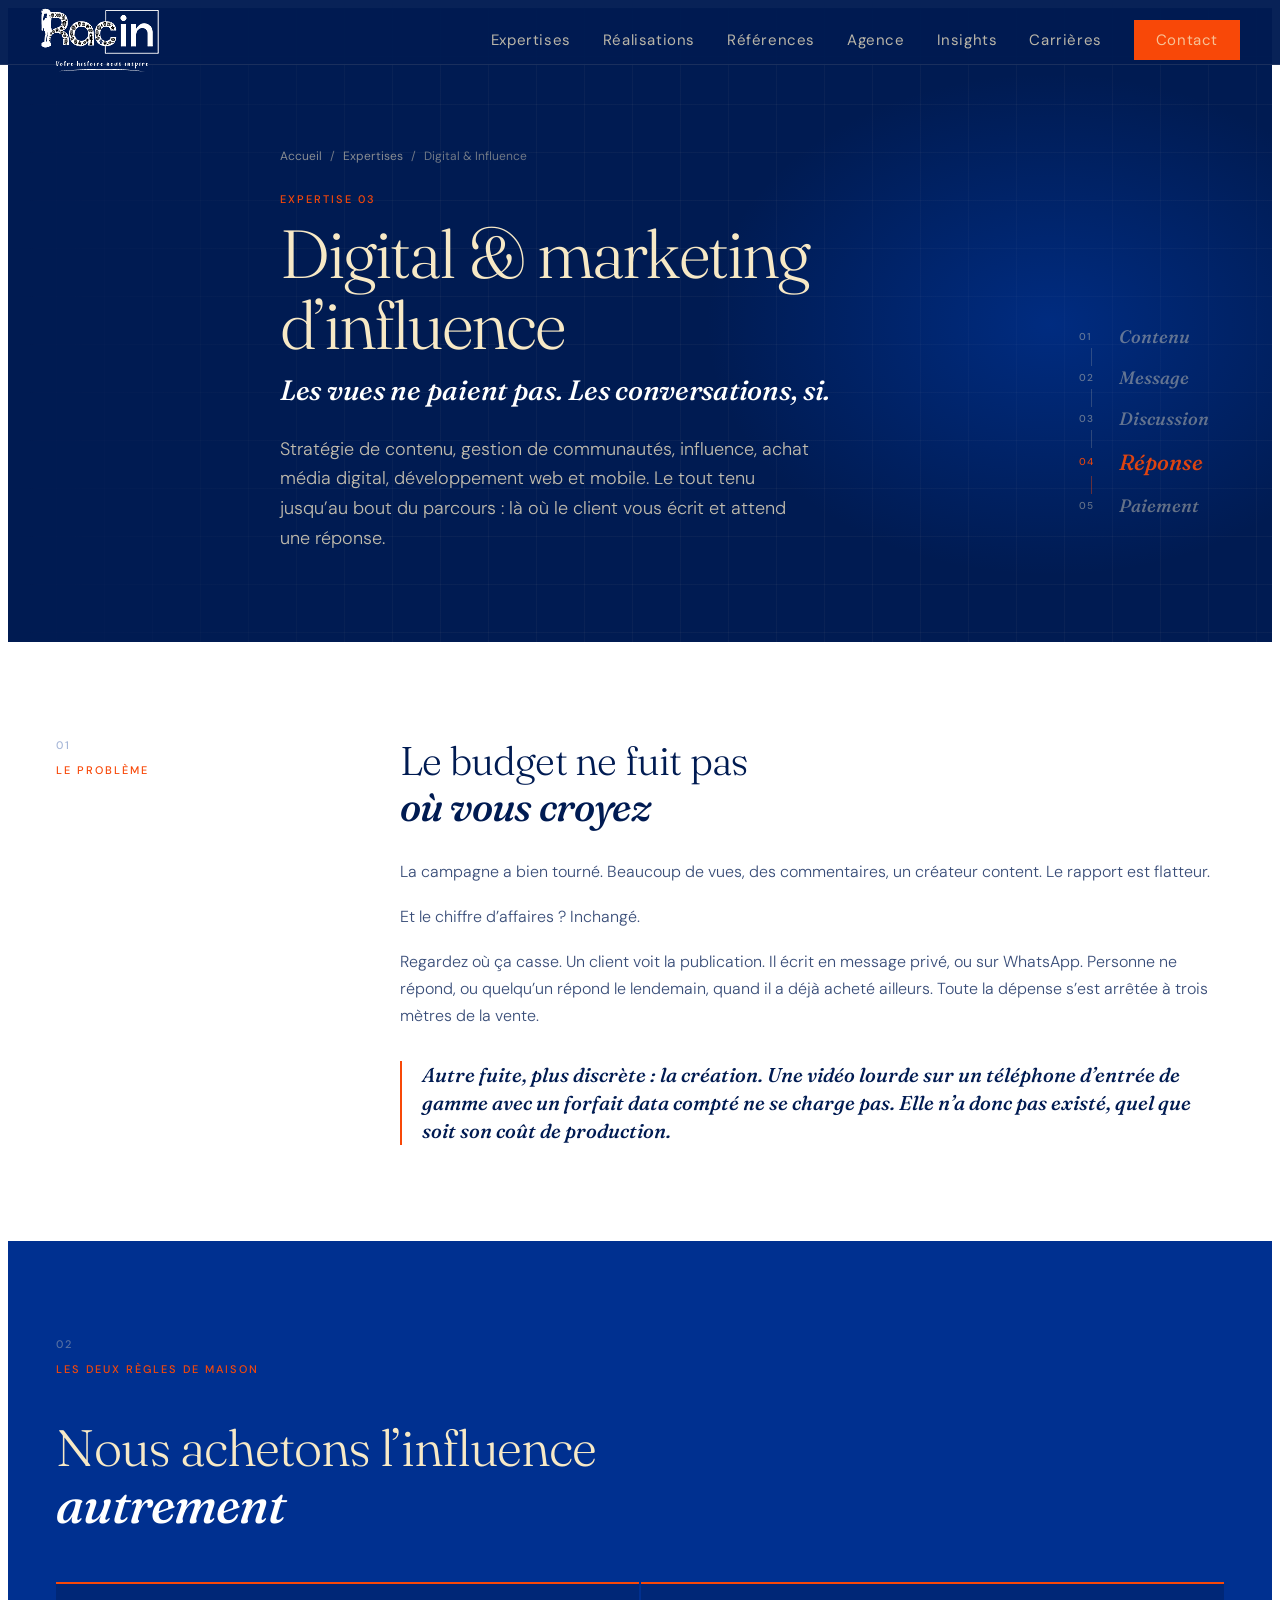
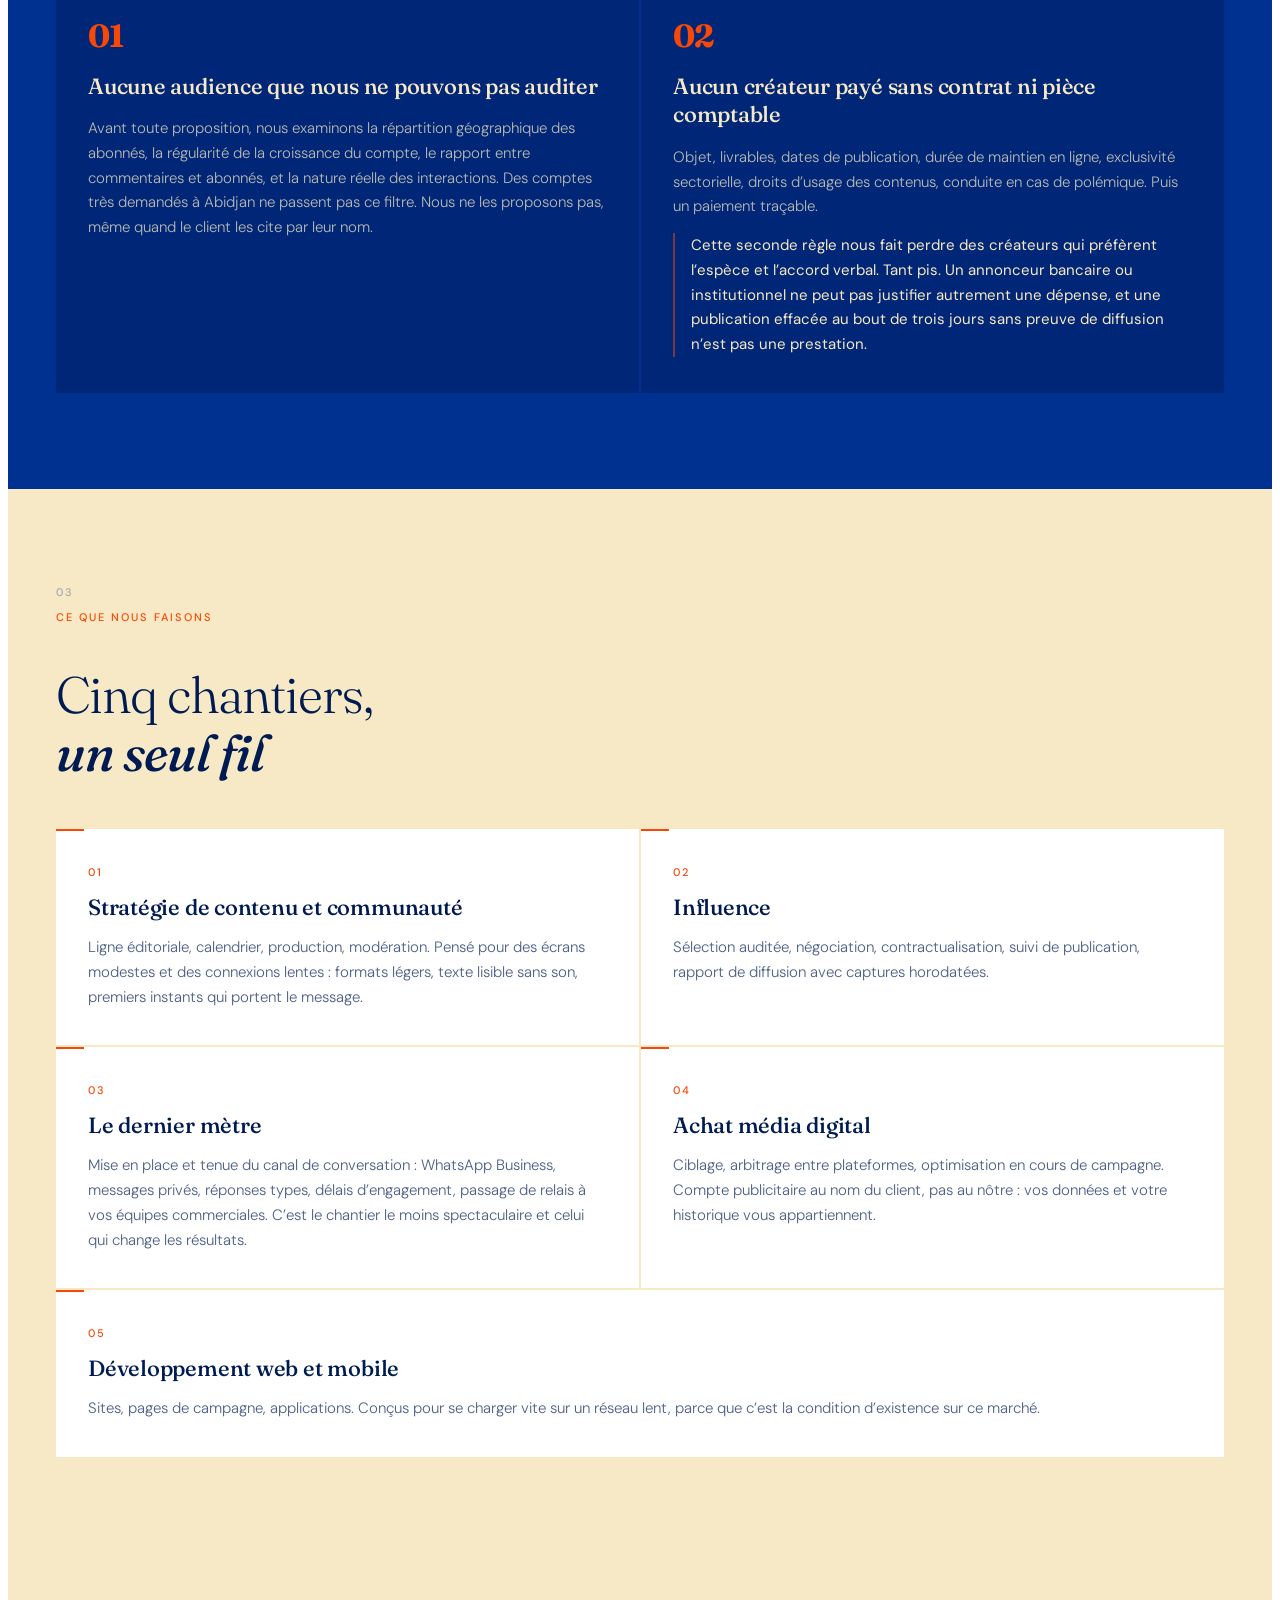
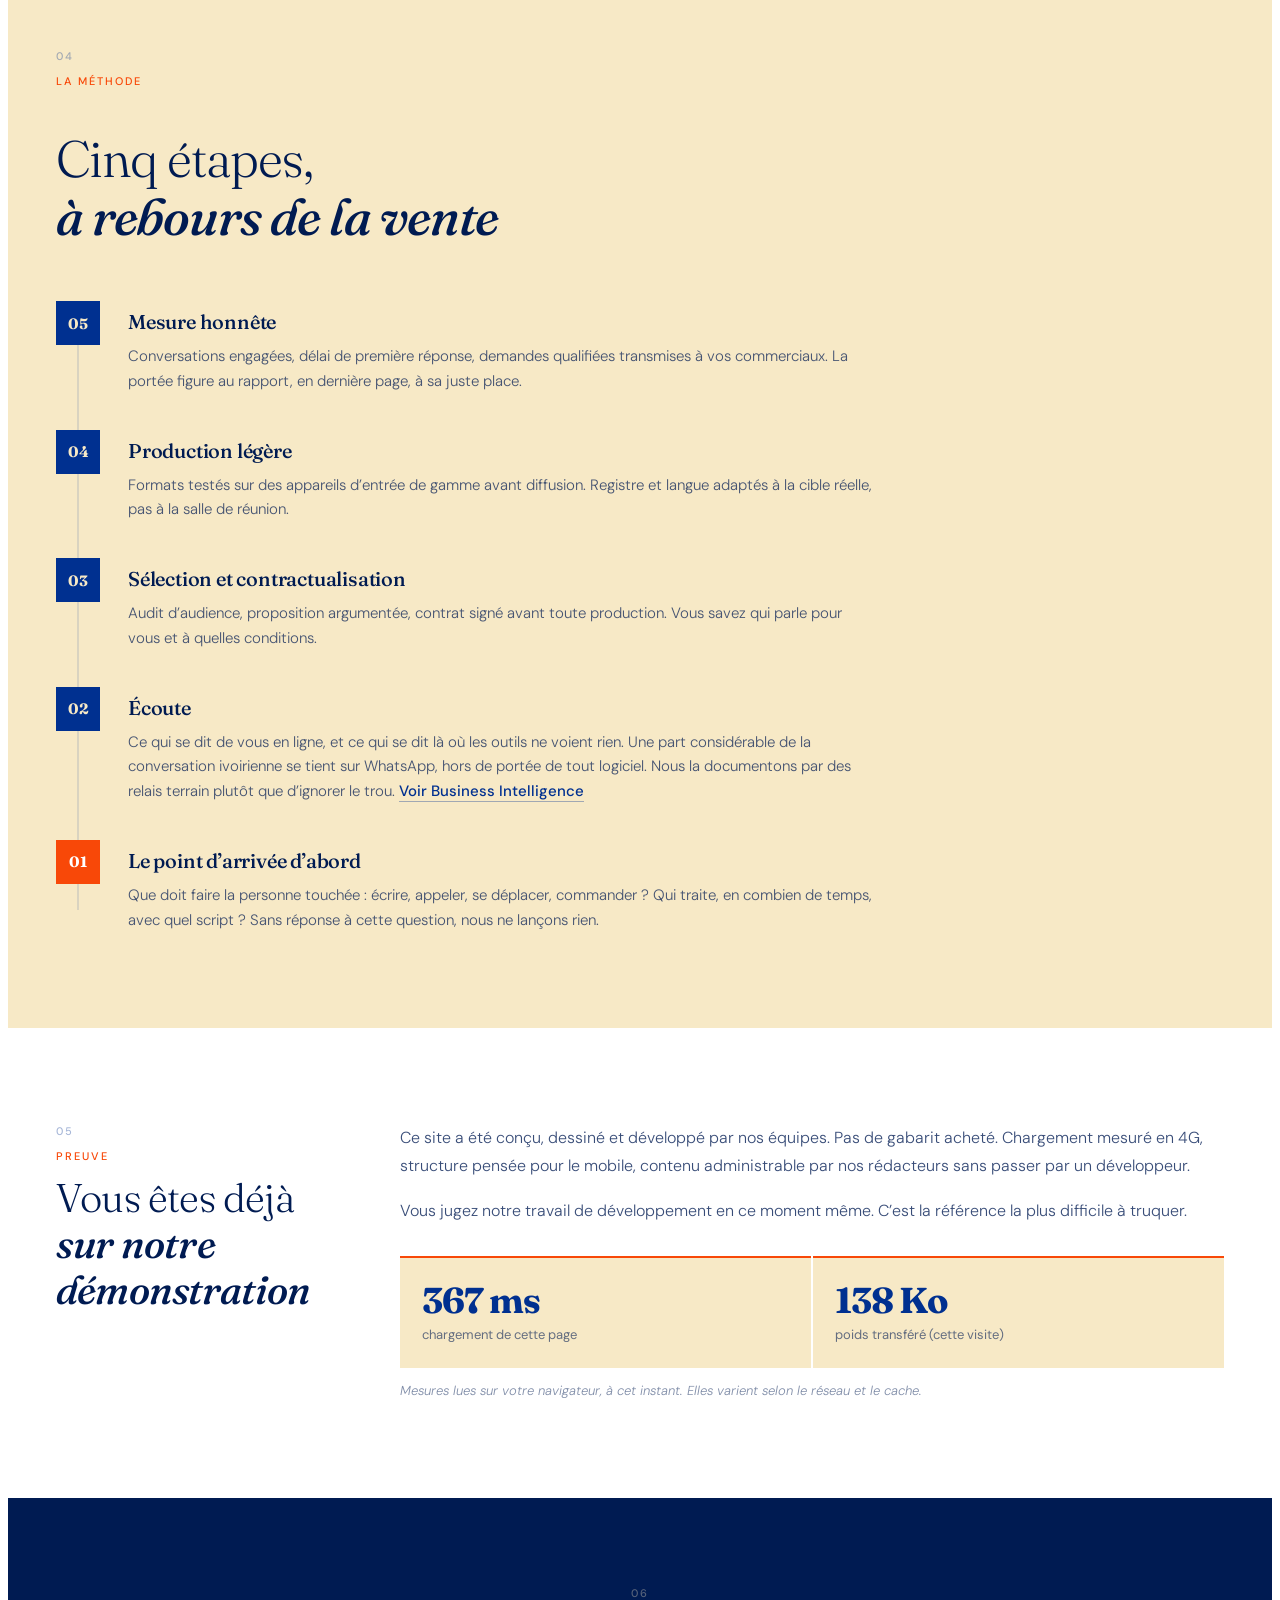
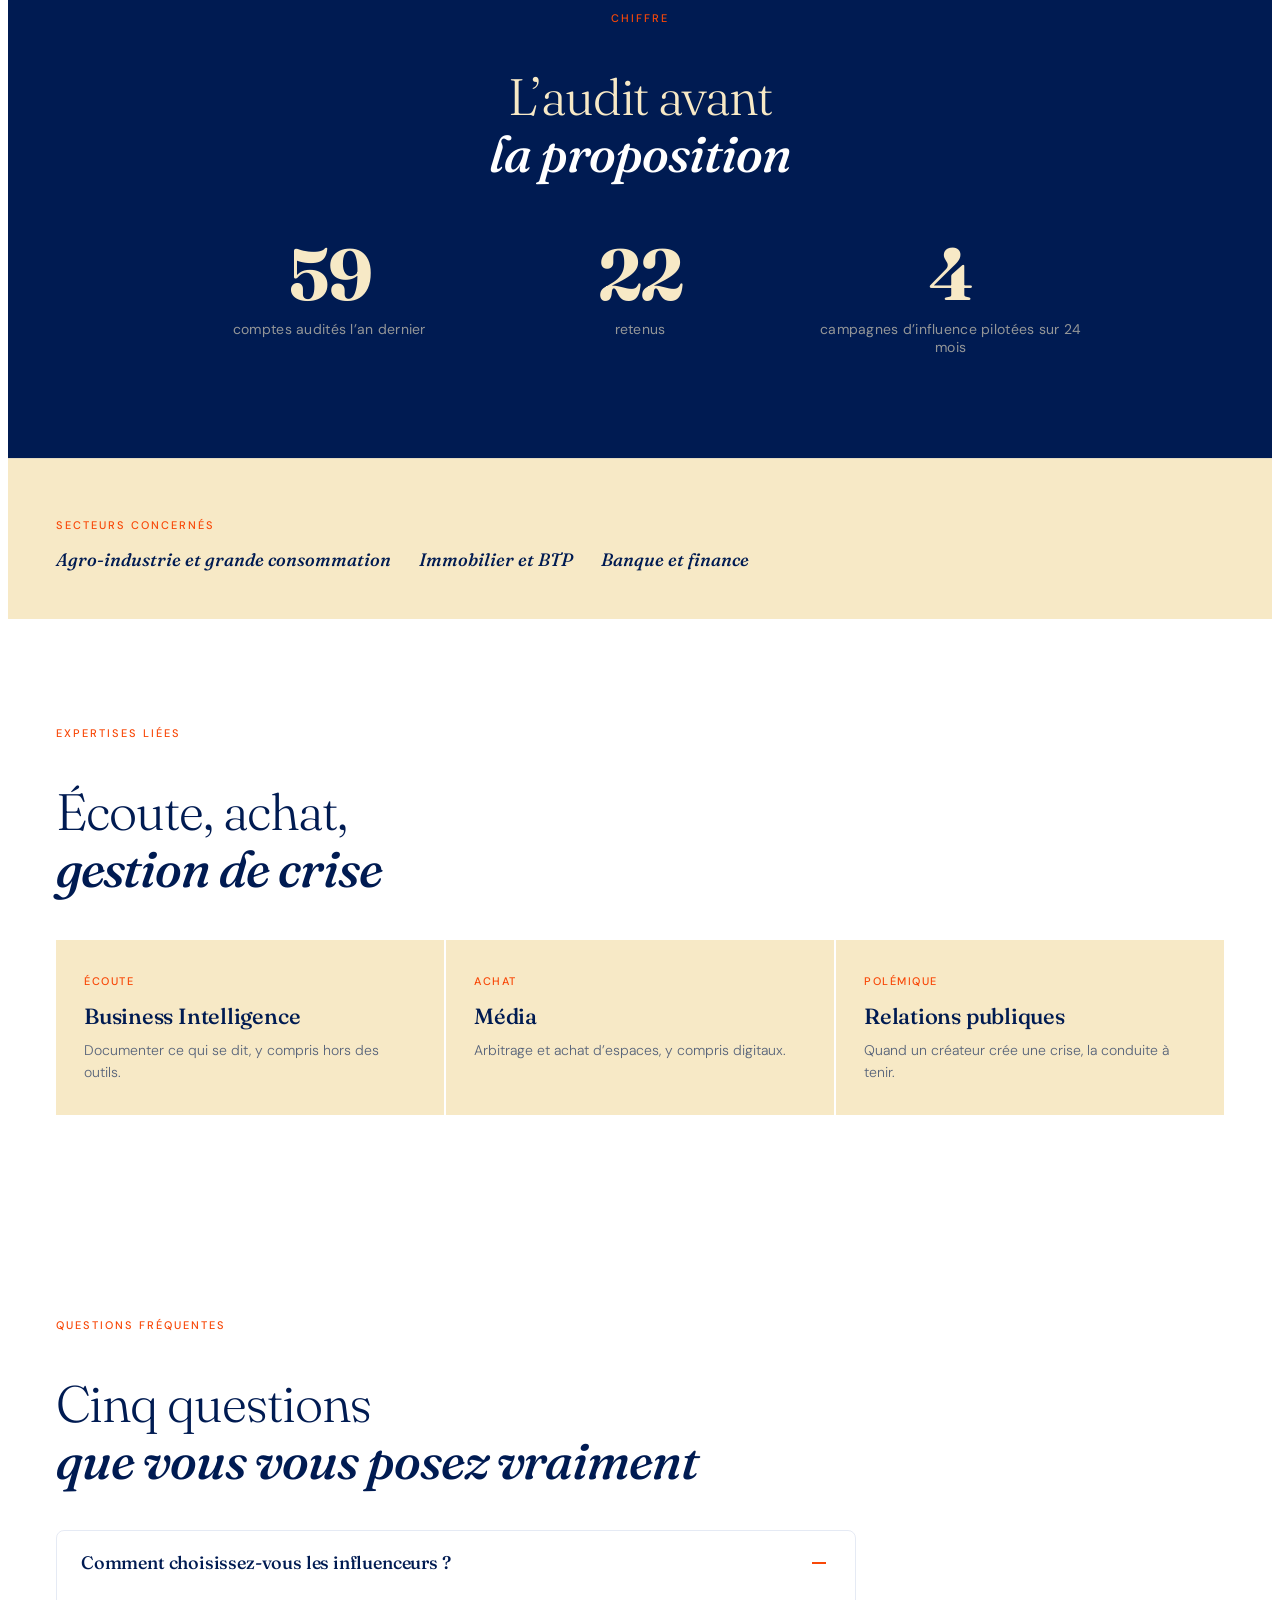
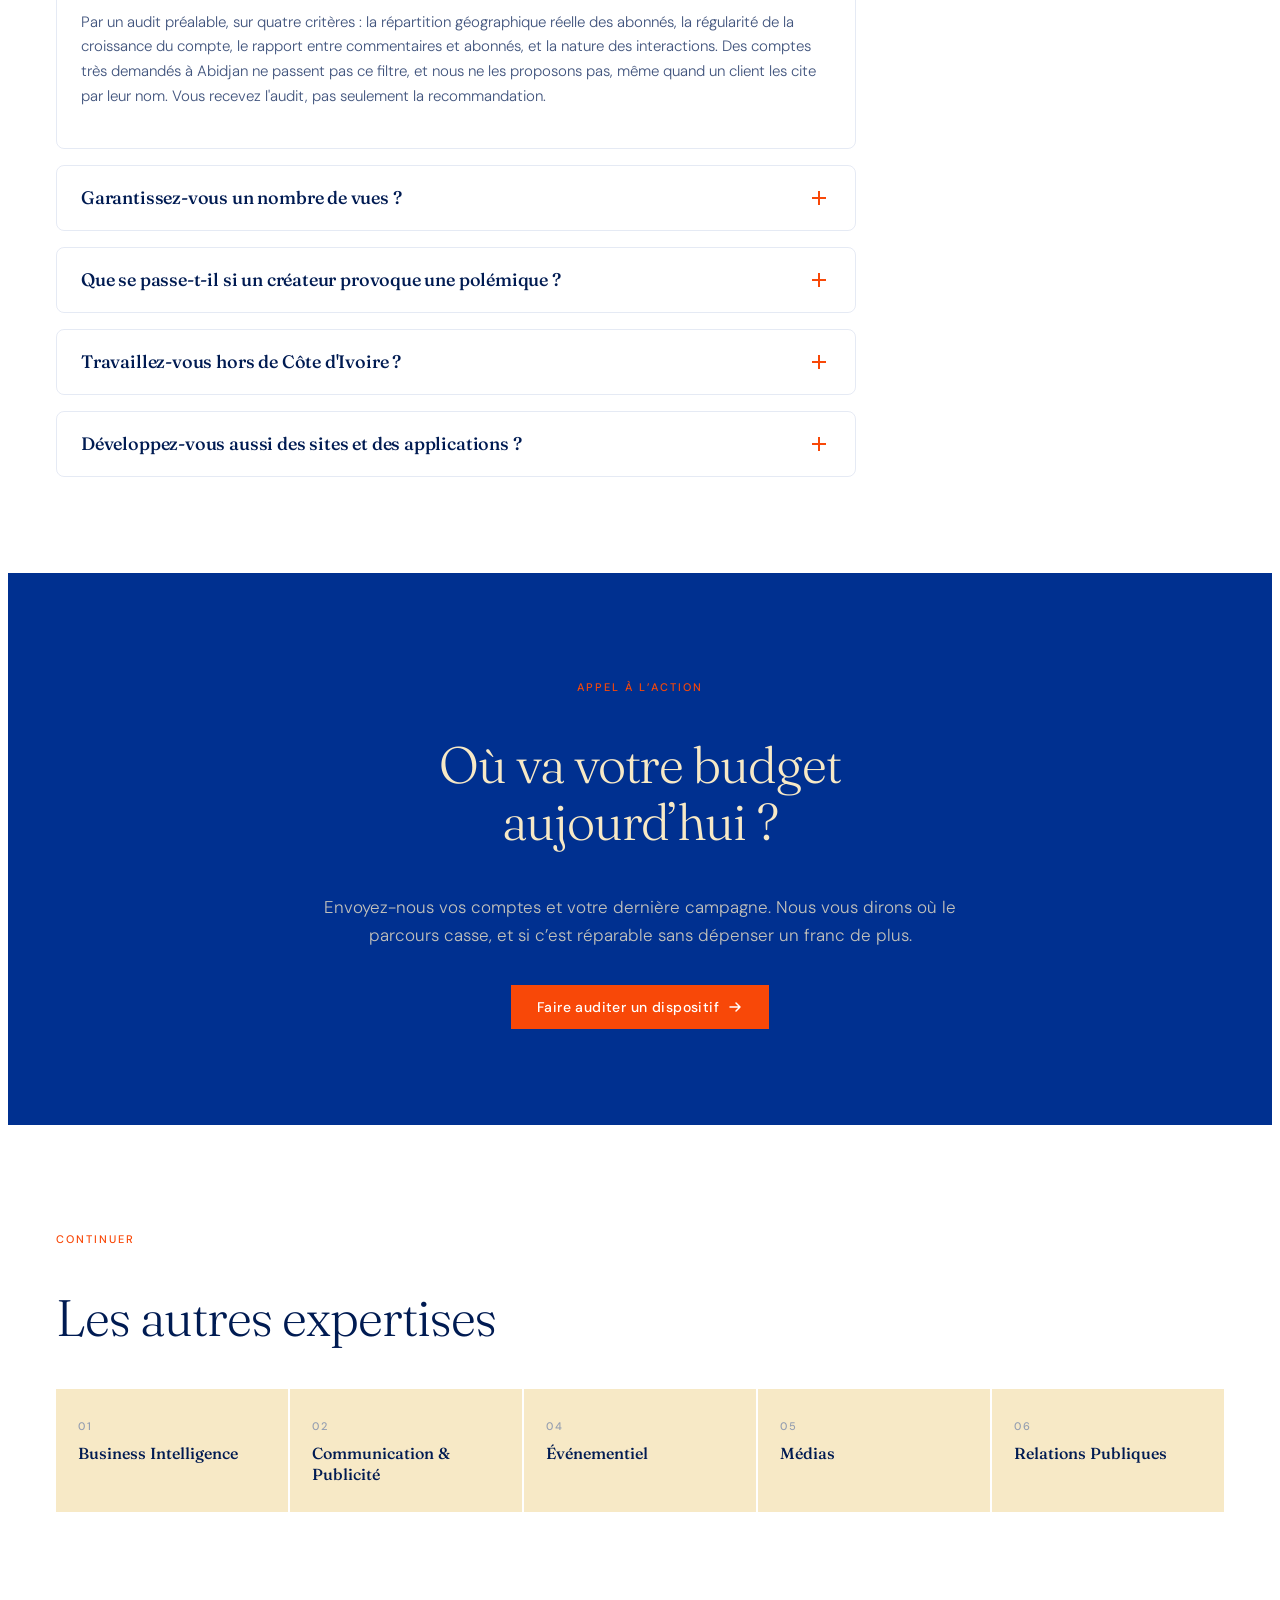
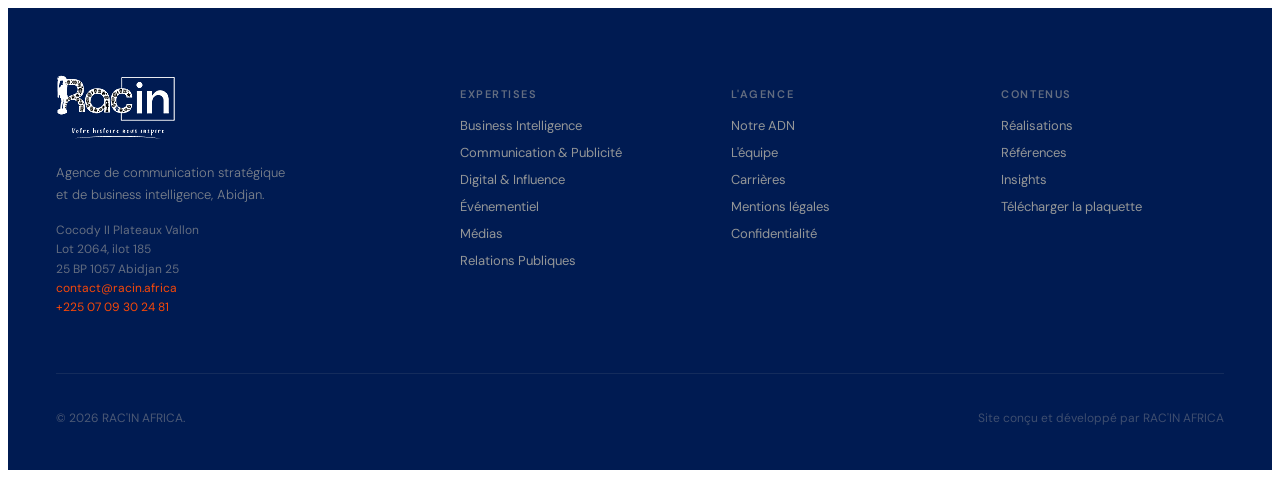
<file: expertises/digital-influence.html>
<!DOCTYPE html>
<html lang="fr">
<head>
  <meta charset="UTF-8">
  <meta name="viewport" content="width=device-width, initial-scale=1.0">
  <link rel="icon" href="../favicon.ico" sizes="any">
  <title>Digital et marketing d’influence en Côte d’Ivoire | RAC’IN AFRICA</title>
  <meta name="description" content="Stratégie de contenu, influence auditée et contractualisée, achat média digital et développement web à Abidjan. Des dispositifs tenus jusqu’à la conversation.">
  <link rel="canonical" href="https://www.racin.africa/expertises/digital-influence">
  <meta property="og:title" content="Les vues ne paient pas. Les conversations, si.">
  <meta property="og:description" content="Stratégie de contenu, influence auditée et contractualisée, achat média digital et développement web à Abidjan. Des dispositifs tenus jusqu’à la conversation.">
  <meta property="og:image" content="https://www.racin.africa/og-image.jpg">
  <meta property="og:url" content="https://www.racin.africa/expertises/digital-influence">
  <meta property="og:type" content="website">
  <meta property="og:locale" content="fr_CI">
  <meta name="twitter:card" content="summary_large_image">
  <link rel="stylesheet" href="../styles.css">
</head>
<body class="page-expertise page-di">

  <nav class="nav" id="nav">
    <div class="container nav-inner">
      <a href="../index.html" class="nav-logo">
        <img src="../logo.png" alt="RAC'IN AFRICA" class="nav-logo-img">
      </a>
      <div class="nav-links">
        <a href="../index.html#expertises">Expertises</a>
        <a href="../index.html#realisations">Réalisations</a>
        <a href="../references.html">Références</a>
        <a href="../index.html#agence">Agence</a>
        <a href="../index.html#insights">Insights</a>
        <a href="../carrieres.html">Carrières</a>
        <a href="../index.html#contact" class="btn-vermillion nav-cta">Contact</a>
      </div>
      <button class="nav-hamburger" id="nav-hamburger" aria-label="Ouvrir le menu">
        <span></span>
        <span></span>
        <span></span>
      </button>
    </div>
    <div class="nav-mobile" id="nav-mobile">
      <a href="../index.html#expertises">Expertises</a>
      <a href="../index.html#realisations">Réalisations</a>
      <a href="../references.html">Références</a>
      <a href="../index.html#agence">Agence</a>
      <a href="../index.html#insights">Insights</a>
      <a href="../carrieres.html">Carrières</a>
      <a href="../index.html#contact" class="btn-vermillion nav-mobile-cta">Contact</a>
    </div>
  </nav>

  <main>
    <!-- Hero -->
    <section class="bi-hero di-hero" id="top">
      <div class="bi-hero-bg" aria-hidden="true">
        <div class="bi-hero-grid"></div>
        <div class="bi-hero-halo"></div>
        <div class="di-hero-path">
          <div class="di-path-step"><span>01</span><em>Contenu</em></div>
          <div class="di-path-line"></div>
          <div class="di-path-step"><span>02</span><em>Message</em></div>
          <div class="di-path-line"></div>
          <div class="di-path-step"><span>03</span><em>Discussion</em></div>
          <div class="di-path-line"></div>
          <div class="di-path-step di-path-step--critical"><span>04</span><em>Réponse</em></div>
          <div class="di-path-line"></div>
          <div class="di-path-step"><span>05</span><em>Paiement</em></div>
        </div>
      </div>
      <div class="container bi-hero-inner">
        <nav class="bi-breadcrumb hero-text-1" aria-label="Fil d'Ariane">
          <a href="../index.html">Accueil</a>
          <span aria-hidden="true">/</span>
          <a href="../index.html#expertises">Expertises</a>
          <span aria-hidden="true">/</span>
          <span>Digital & Influence</span>
        </nav>
        <p class="section-label hero-text-1">Expertise 03</p>
        <h1 class="bi-hero-title hero-text-2">Digital & marketing d’influence</h1>
        <p class="bi-hero-sub hero-text-3">Les vues ne paient pas. Les conversations, si.</p>
        <p class="bi-hero-chapo hero-text-4">Stratégie de contenu, gestion de communautés, influence, achat média digital, développement web et mobile. Le tout tenu jusqu’au bout du parcours : là où le client vous écrit et attend une réponse.</p>
      </div>
    </section>

    <!-- Bloc 1 — Le problème -->
    <section class="bi-section bi-problem">
      <div class="container bi-split">
        <div class="bi-split-label reveal">
          <span class="bi-block-num">01</span>
          <p class="section-label">Le problème</p>
        </div>
        <div class="bi-split-body reveal reveal-delay-1">
          <h2 class="bi-h2">Le budget ne fuit pas<br><em>où vous croyez</em></h2>
          <p>La campagne a bien tourné. Beaucoup de vues, des commentaires, un créateur content. Le rapport est flatteur.</p>
          <p>Et le chiffre d’affaires&nbsp;? Inchangé.</p>
          <p>Regardez où ça casse. Un client voit la publication. Il écrit en message privé, ou sur WhatsApp. Personne ne répond, ou quelqu’un répond le lendemain, quand il a déjà acheté ailleurs. Toute la dépense s’est arrêtée à trois mètres de la vente.</p>
          <p class="bi-pull">Autre fuite, plus discrète : la création. Une vidéo lourde sur un téléphone d’entrée de gamme avec un forfait data compté ne se charge pas. Elle n’a donc pas existé, quel que soit son coût de production.</p>
        </div>
      </div>
    </section>

    <!-- Bloc 2 — Les deux règles -->
    <section class="bi-section bi-lesson di-rules">
      <div class="container">
        <div class="bi-lesson-header reveal">
          <span class="bi-block-num bi-block-num--light">02</span>
          <p class="section-label">Les deux règles de maison</p>
          <h2 class="section-title section-title--light">Nous achetons l’influence<br><em>autrement</em></h2>
        </div>
        <div class="di-rules-grid">
          <article class="di-rule reveal reveal-delay-1">
            <span class="di-rule-num">01</span>
            <h3>Aucune audience que nous ne pouvons pas auditer</h3>
            <p>Avant toute proposition, nous examinons la répartition géographique des abonnés, la régularité de la croissance du compte, le rapport entre commentaires et abonnés, et la nature réelle des interactions. Des comptes très demandés à Abidjan ne passent pas ce filtre. Nous ne les proposons pas, même quand le client les cite par leur nom.</p>
          </article>
          <article class="di-rule reveal reveal-delay-2">
            <span class="di-rule-num">02</span>
            <h3>Aucun créateur payé sans contrat ni pièce comptable</h3>
            <p>Objet, livrables, dates de publication, durée de maintien en ligne, exclusivité sectorielle, droits d’usage des contenus, conduite en cas de polémique. Puis un paiement traçable.</p>
            <p class="di-rule-close">Cette seconde règle nous fait perdre des créateurs qui préfèrent l’espèce et l’accord verbal. Tant pis. Un annonceur bancaire ou institutionnel ne peut pas justifier autrement une dépense, et une publication effacée au bout de trois jours sans preuve de diffusion n’est pas une prestation.</p>
          </article>
        </div>
      </div>
    </section>

    <!-- Bloc 3 — Ce que nous faisons -->
    <section class="bi-section bi-devices">
      <div class="container">
        <div class="bi-devices-header reveal">
          <span class="bi-block-num">03</span>
          <p class="section-label">Ce que nous faisons</p>
          <h2 class="section-title">Cinq chantiers,<br><em>un seul fil</em></h2>
        </div>
        <div class="com-produce-grid">
          <article class="bi-device reveal reveal-delay-1">
            <span class="bi-device-index">01</span>
            <h3>Stratégie de contenu et communauté</h3>
            <p>Ligne éditoriale, calendrier, production, modération. Pensé pour des écrans modestes et des connexions lentes : formats légers, texte lisible sans son, premiers instants qui portent le message.</p>
          </article>
          <article class="bi-device reveal reveal-delay-2">
            <span class="bi-device-index">02</span>
            <h3>Influence</h3>
            <p>Sélection auditée, négociation, contractualisation, suivi de publication, rapport de diffusion avec captures horodatées.</p>
          </article>
          <article class="bi-device reveal reveal-delay-3">
            <span class="bi-device-index">03</span>
            <h3>Le dernier mètre</h3>
            <p>Mise en place et tenue du canal de conversation : WhatsApp Business, messages privés, réponses types, délais d’engagement, passage de relais à vos équipes commerciales. C’est le chantier le moins spectaculaire et celui qui change les résultats.</p>
          </article>
          <article class="bi-device reveal reveal-delay-4">
            <span class="bi-device-index">04</span>
            <h3>Achat média digital</h3>
            <p>Ciblage, arbitrage entre plateformes, optimisation en cours de campagne. Compte publicitaire au nom du client, pas au nôtre : vos données et votre historique vous appartiennent.</p>
          </article>
          <article class="bi-device bi-device--wide reveal reveal-delay-5">
            <span class="bi-device-index">05</span>
            <h3>Développement web et mobile</h3>
            <p>Sites, pages de campagne, applications. Conçus pour se charger vite sur un réseau lent, parce que c’est la condition d’existence sur ce marché.</p>
          </article>
        </div>
      </div>
    </section>

    <!-- Bloc 4 — Méthode à rebours -->
    <section class="bi-section di-method" id="methode">
      <div class="container">
        <div class="com-method-header reveal">
          <span class="bi-block-num">04</span>
          <p class="section-label">La méthode</p>
          <h2 class="section-title">Cinq étapes,<br><em>à rebours de la vente</em></h2>
        </div>
        <ol class="di-reverse-timeline" reversed>
          <li class="di-rev-step reveal reveal-delay-1">
            <span class="di-rev-num">05</span>
            <div>
              <h3>Mesure honnête</h3>
              <p>Conversations engagées, délai de première réponse, demandes qualifiées transmises à vos commerciaux. La portée figure au rapport, en dernière page, à sa juste place.</p>
            </div>
          </li>
          <li class="di-rev-step reveal reveal-delay-2">
            <span class="di-rev-num">04</span>
            <div>
              <h3>Production légère</h3>
              <p>Formats testés sur des appareils d’entrée de gamme avant diffusion. Registre et langue adaptés à la cible réelle, pas à la salle de réunion.</p>
            </div>
          </li>
          <li class="di-rev-step reveal reveal-delay-3">
            <span class="di-rev-num">03</span>
            <div>
              <h3>Sélection et contractualisation</h3>
              <p>Audit d’audience, proposition argumentée, contrat signé avant toute production. Vous savez qui parle pour vous et à quelles conditions.</p>
            </div>
          </li>
          <li class="di-rev-step reveal reveal-delay-4">
            <span class="di-rev-num">02</span>
            <div>
              <h3>Écoute</h3>
              <p>Ce qui se dit de vous en ligne, et ce qui se dit là où les outils ne voient rien. Une part considérable de la conversation ivoirienne se tient sur WhatsApp, hors de portée de tout logiciel. Nous la documentons par des relais terrain plutôt que d’ignorer le trou. <a href="business-intelligence.html">Voir Business Intelligence</a></p>
            </div>
          </li>
          <li class="di-rev-step di-rev-step--start reveal reveal-delay-5">
            <span class="di-rev-num">01</span>
            <div>
              <h3>Le point d’arrivée d’abord</h3>
              <p>Que doit faire la personne touchée : écrire, appeler, se déplacer, commander&nbsp;? Qui traite, en combien de temps, avec quel script&nbsp;? Sans réponse à cette question, nous ne lançons rien.</p>
            </div>
          </li>
        </ol>
      </div>
    </section>

    <!-- Bloc 5 — Preuve site -->
    <section class="bi-section di-demo">
      <div class="container bi-split">
        <div class="bi-split-label reveal">
          <span class="bi-block-num">05</span>
          <p class="section-label">Preuve</p>
          <h2 class="bi-h2">Vous êtes déjà<br><em>sur notre démonstration</em></h2>
        </div>
        <div class="bi-split-body reveal reveal-delay-1">
          <p>Ce site a été conçu, dessiné et développé par nos équipes. Pas de gabarit acheté. Chargement mesuré en 4G, structure pensée pour le mobile, contenu administrable par nos rédacteurs sans passer par un développeur.</p>
          <p>Vous jugez notre travail de développement en ce moment même. C’est la référence la plus difficile à truquer.</p>
          <div class="di-live-metrics" id="di-live-metrics" hidden>
            <div class="di-live-item">
              <span class="di-live-value" id="di-load-time">—</span>
              <span class="di-live-label">chargement de cette page</span>
            </div>
            <div class="di-live-item">
              <span class="di-live-value" id="di-page-weight">—</span>
              <span class="di-live-label">poids transféré (cette visite)</span>
            </div>
          </div>
          <p class="di-live-note">Mesures lues sur votre navigateur, à cet instant. Elles varient selon le réseau et le cache.</p>
        </div>
      </div>
    </section>

    <!-- Bloc 6 — Chiffre -->
    <section class="bi-section bi-proof js-stats" id="di-proof">
      <div class="container">
        <div class="bi-proof-header reveal">
          <span class="bi-block-num bi-block-num--light">06</span>
          <p class="section-label">Chiffre</p>
          <h2 class="section-title section-title--light">L’audit avant<br><em>la proposition</em></h2>
        </div>
        <div class="di-proof-grid reveal reveal-delay-1">
          <div class="bi-proof-stat">
            <span class="stat-number" data-target="61">0</span>
            <p class="bi-proof-label">comptes audités l’an dernier</p>
          </div>
          <div class="bi-proof-stat">
            <span class="stat-number" data-target="23">0</span>
            <p class="bi-proof-label">retenus</p>
          </div>
          <div class="bi-proof-stat">
            <span class="stat-number" data-target="4">0</span>
            <p class="bi-proof-label">campagnes d’influence pilotées sur 24 mois</p>
          </div>
        </div>
      </div>
    </section>

    <!-- Secteurs + expertises liées -->
    <section class="bi-section bi-sectors">
      <div class="container reveal">
        <p class="section-label">Secteurs concernés</p>
        <div class="bi-sectors-row">
          <span>Agro-industrie et grande consommation</span>
          <span>Immobilier et BTP</span>
          <span>Banque et finance</span>
        </div>
      </div>
    </section>

    <section class="bi-section com-linked">
      <div class="container">
        <div class="com-linked-header reveal">
          <p class="section-label">Expertises liées</p>
          <h2 class="section-title">Écoute, achat,<br><em>gestion de crise</em></h2>
        </div>
        <div class="com-linked-grid">
          <a href="business-intelligence.html" class="com-linked-card reveal reveal-delay-1">
            <span class="com-linked-dir">Écoute</span>
            <strong>Business Intelligence</strong>
            <p>Documenter ce qui se dit, y compris hors des outils.</p>
          </a>
          <a href="media.html" class="com-linked-card reveal reveal-delay-2">
            <span class="com-linked-dir">Achat</span>
            <strong>Média</strong>
            <p>Arbitrage et achat d’espaces, y compris digitaux.</p>
          </a>
          <a href="relations-publiques.html" class="com-linked-card reveal reveal-delay-3">
            <span class="com-linked-dir">Polémique</span>
            <strong>Relations publiques</strong>
            <p>Quand un créateur crée une crise, la conduite à tenir.</p>
          </a>
        </div>
      </div>
    </section>

    <!-- Questions fréquentes -->
    <section class="bi-section bi-faq" id="faq">
      <div class="container reveal">
        <p class="section-label">Questions fréquentes</p>
        <h2 class="section-title">Cinq questions<br><em>que vous vous posez vraiment</em></h2>
        <div class="bi-faq-list">
          <div class="bi-faq-item" id="faq-1">
            <button class="bi-faq-trigger" aria-expanded="true" aria-controls="faq-1-answer">
              <span class="bi-faq-question">Comment choisissez-vous les influenceurs ?</span>
              <span class="bi-faq-icon" aria-hidden="true"></span>
            </button>
            <div class="bi-faq-answer" id="faq-1-answer">
              <p>Par un audit préalable, sur quatre critères : la répartition géographique réelle des abonnés, la régularité de la croissance du compte, le rapport entre commentaires et abonnés, et la nature des interactions. Des comptes très demandés à Abidjan ne passent pas ce filtre, et nous ne les proposons pas, même quand un client les cite par leur nom. Vous recevez l'audit, pas seulement la recommandation.</p>
            </div>
          </div>
          <div class="bi-faq-item" id="faq-2">
            <button class="bi-faq-trigger" aria-expanded="false" aria-controls="faq-2-answer">
              <span class="bi-faq-question">Garantissez-vous un nombre de vues ?</span>
              <span class="bi-faq-icon" aria-hidden="true"></span>
            </button>
            <div class="bi-faq-answer" id="faq-2-answer">
              <p>Non. Une garantie de vues s'achète, et ce qui s'achète de cette manière ne produit rien de mesurable derrière. Nous nous engageons sur ce que nous contrôlons : la qualité de la sélection, le respect des dates de publication, la durée de maintien en ligne, et le délai de traitement des conversations générées. Ces engagements figurent au contrat.</p>
            </div>
          </div>
          <div class="bi-faq-item" id="faq-3">
            <button class="bi-faq-trigger" aria-expanded="false" aria-controls="faq-3-answer">
              <span class="bi-faq-question">Que se passe-t-il si un créateur provoque une polémique ?</span>
              <span class="bi-faq-icon" aria-hidden="true"></span>
            </button>
            <div class="bi-faq-answer" id="faq-3-answer">
              <p>Le contrat le prévoit avant que cela n'arrive : conduite à tenir, conditions de retrait des publications, et sortie du dispositif si nécessaire. Notre équipe Relations publiques prend le relais sur la partie réputation. C'est la raison pour laquelle nous ne travaillons avec aucun créateur sans contrat écrit : sans document, vous n'avez aucun recours et aucune obligation de retrait.</p>
            </div>
          </div>
          <div class="bi-faq-item" id="faq-4">
            <button class="bi-faq-trigger" aria-expanded="false" aria-controls="faq-4-answer">
              <span class="bi-faq-question">Travaillez-vous hors de Côte d'Ivoire ?</span>
              <span class="bi-faq-icon" aria-hidden="true"></span>
            </button>
            <div class="bi-faq-answer" id="faq-4-answer">
              <p>Oui, dans la sous-région. Un créateur ivoirien ne porte pas automatiquement au Burkina ou au Bénin : les communautés y sont différentes et la sélection se refait marché par marché. Nous vous indiquons dans la proposition les marchés couverts par nos équipes et ceux couverts par des relais locaux.</p>
            </div>
          </div>
          <div class="bi-faq-item" id="faq-5">
            <button class="bi-faq-trigger" aria-expanded="false" aria-controls="faq-5-answer">
              <span class="bi-faq-question">Développez-vous aussi des sites et des applications ?</span>
              <span class="bi-faq-icon" aria-hidden="true"></span>
            </button>
            <div class="bi-faq-answer" id="faq-5-answer">
              <p>Oui, et vous en jugez en ce moment même : ce site a été conçu et développé par nos équipes. Nous construisons pour des réseaux lents et des appareils modestes, parce que c'est la condition d'existence sur ce marché. Un site qui met huit secondes à s'afficher sur un forfait data compté n'a pas d'audience, quel que soit son budget.</p>
            </div>
          </div>
        </div>
      </div>
    </section>

    <!-- Bloc 7 — CTA -->
    <section class="bi-cta" id="auditer">
      <div class="container bi-cta-inner reveal">
        <p class="section-label">Appel à l’action</p>
        <h2 class="section-title section-title--light">Où va votre budget aujourd’hui&nbsp;?</h2>
        <p class="bi-cta-text">Envoyez-nous vos comptes et votre dernière campagne. Nous vous dirons où le parcours casse, et si c’est réparable sans dépenser un franc de plus.</p>
        <a href="../index.html#contact" class="btn-vermillion btn-lg">
          Faire auditer un dispositif
          <svg width="16" height="16" viewBox="0 0 16 16" fill="none" aria-hidden="true"><path d="M3 8h10M9 4l4 4-4 4" stroke="currentColor" stroke-width="1.5" stroke-linecap="round" stroke-linejoin="round"/></svg>
        </a>
      </div>
    </section>

    <!-- Autres expertises -->
    <section class="bi-section bi-more">
      <div class="container">
        <div class="bi-more-header reveal">
          <p class="section-label">Continuer</p>
          <h2 class="section-title">Les autres expertises</h2>
        </div>
        <div class="bi-more-grid">
          <a href="business-intelligence.html" class="bi-more-card reveal reveal-delay-1">
            <span>01</span>
            <strong>Business Intelligence</strong>
          </a>
          <a href="communication-publicite.html" class="bi-more-card reveal reveal-delay-2">
            <span>02</span>
            <strong>Communication & Publicité</strong>
          </a>
          <a href="evenementiel.html" class="bi-more-card reveal reveal-delay-3">
            <span>04</span>
            <strong>Événementiel</strong>
          </a>
          <a href="media.html" class="bi-more-card reveal reveal-delay-4">
            <span>05</span>
            <strong>Médias</strong>
          </a>
          <a href="relations-publiques.html" class="bi-more-card reveal reveal-delay-5">
            <span>06</span>
            <strong>Relations Publiques</strong>
          </a>
        </div>
      </div>
    </section>
  </main>

  <footer class="footer">
    <div class="container">
      <div class="footer-grid">
        <div class="footer-brand">
          <a href="../index.html" class="nav-logo">
            <img src="../logo.png" alt="RAC'IN AFRICA" class="nav-logo-img">
          </a>
          <p class="footer-desc">Agence de communication stratégique et de business intelligence, Abidjan.</p>
          <address class="footer-address">
            Cocody II Plateaux Vallon<br>
            Lot 2064, ilot 185<br>
            25 BP 1057 Abidjan 25<br>
            <a href="mailto:contact@racin.africa">contact@racin.africa</a><br>
            <a href="tel:+2250709302481">+225 07 09 30 24 81</a>
          </address>
        </div>
        <div class="footer-col">
          <h4 class="footer-col-title">Expertises</h4>
          <a href="business-intelligence.html">Business Intelligence</a>
          <a href="communication-publicite.html">Communication & Publicité</a>
          <a href="digital-influence.html">Digital & Influence</a>
          <a href="evenementiel.html">Événementiel</a>
          <a href="media.html">Médias</a>
          <a href="relations-publiques.html">Relations Publiques</a>
        </div>
        <div class="footer-col">
          <h4 class="footer-col-title">L'agence</h4>
          <a href="../index.html#agence">Notre ADN</a>
          <a href="../index.html#agence">L'équipe</a>
          <a href="../carrieres.html">Carrières</a>
          <a href="../mentions-legales.html">Mentions légales</a>
          <a href="../confidentialite.html">Confidentialité</a>
        </div>
        <div class="footer-col">
          <h4 class="footer-col-title">Contenus</h4>
          <a href="../index.html#realisations">Réalisations</a>
          <a href="../references.html">Références</a>
          <a href="../index.html#insights">Insights</a>
          <a href="../plaquette.pdf" download>Télécharger la plaquette</a>
        </div>
      </div>
      <div class="footer-bottom">
        <p>© 2026 RAC'IN AFRICA.</p>
        <p>Site conçu et développé par RAC'IN AFRICA</p>
      </div>
    </div>
  </footer>

  <script src="../main.js"></script>
</body>
</html>
</file>
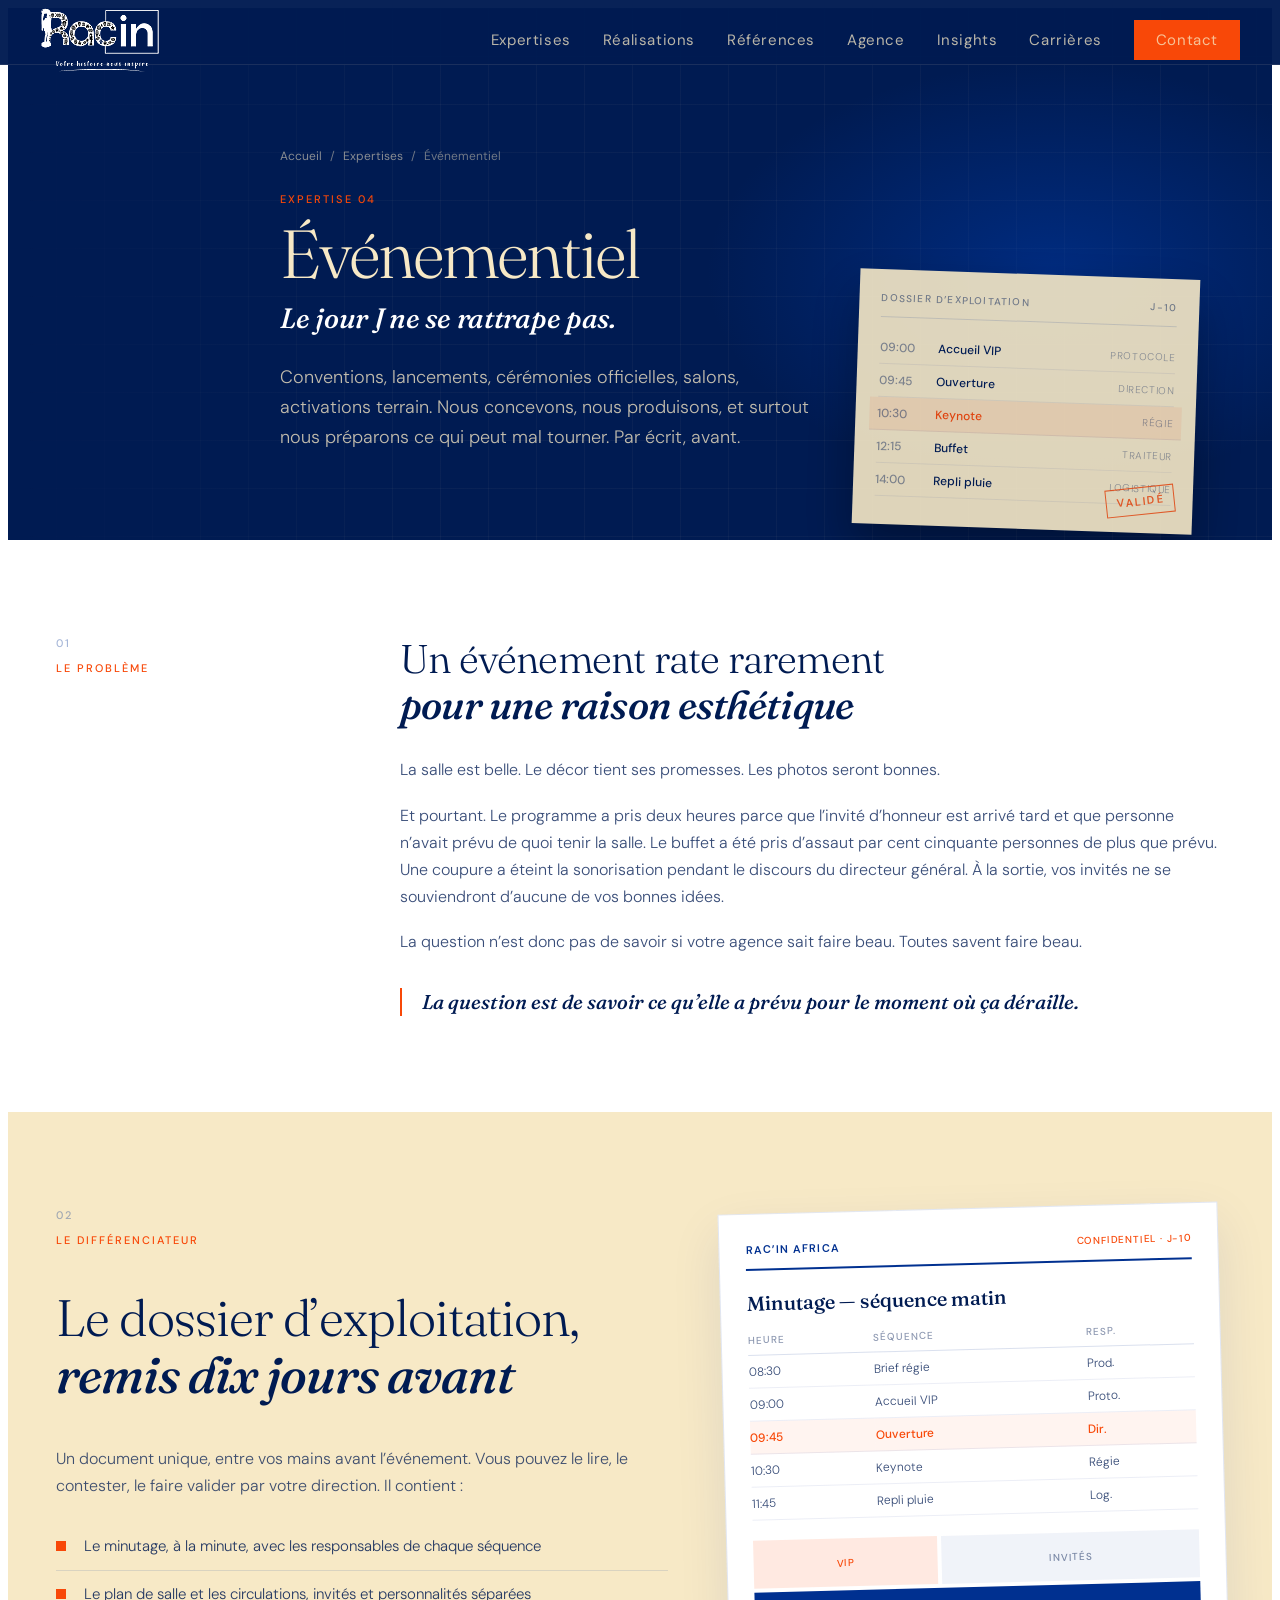
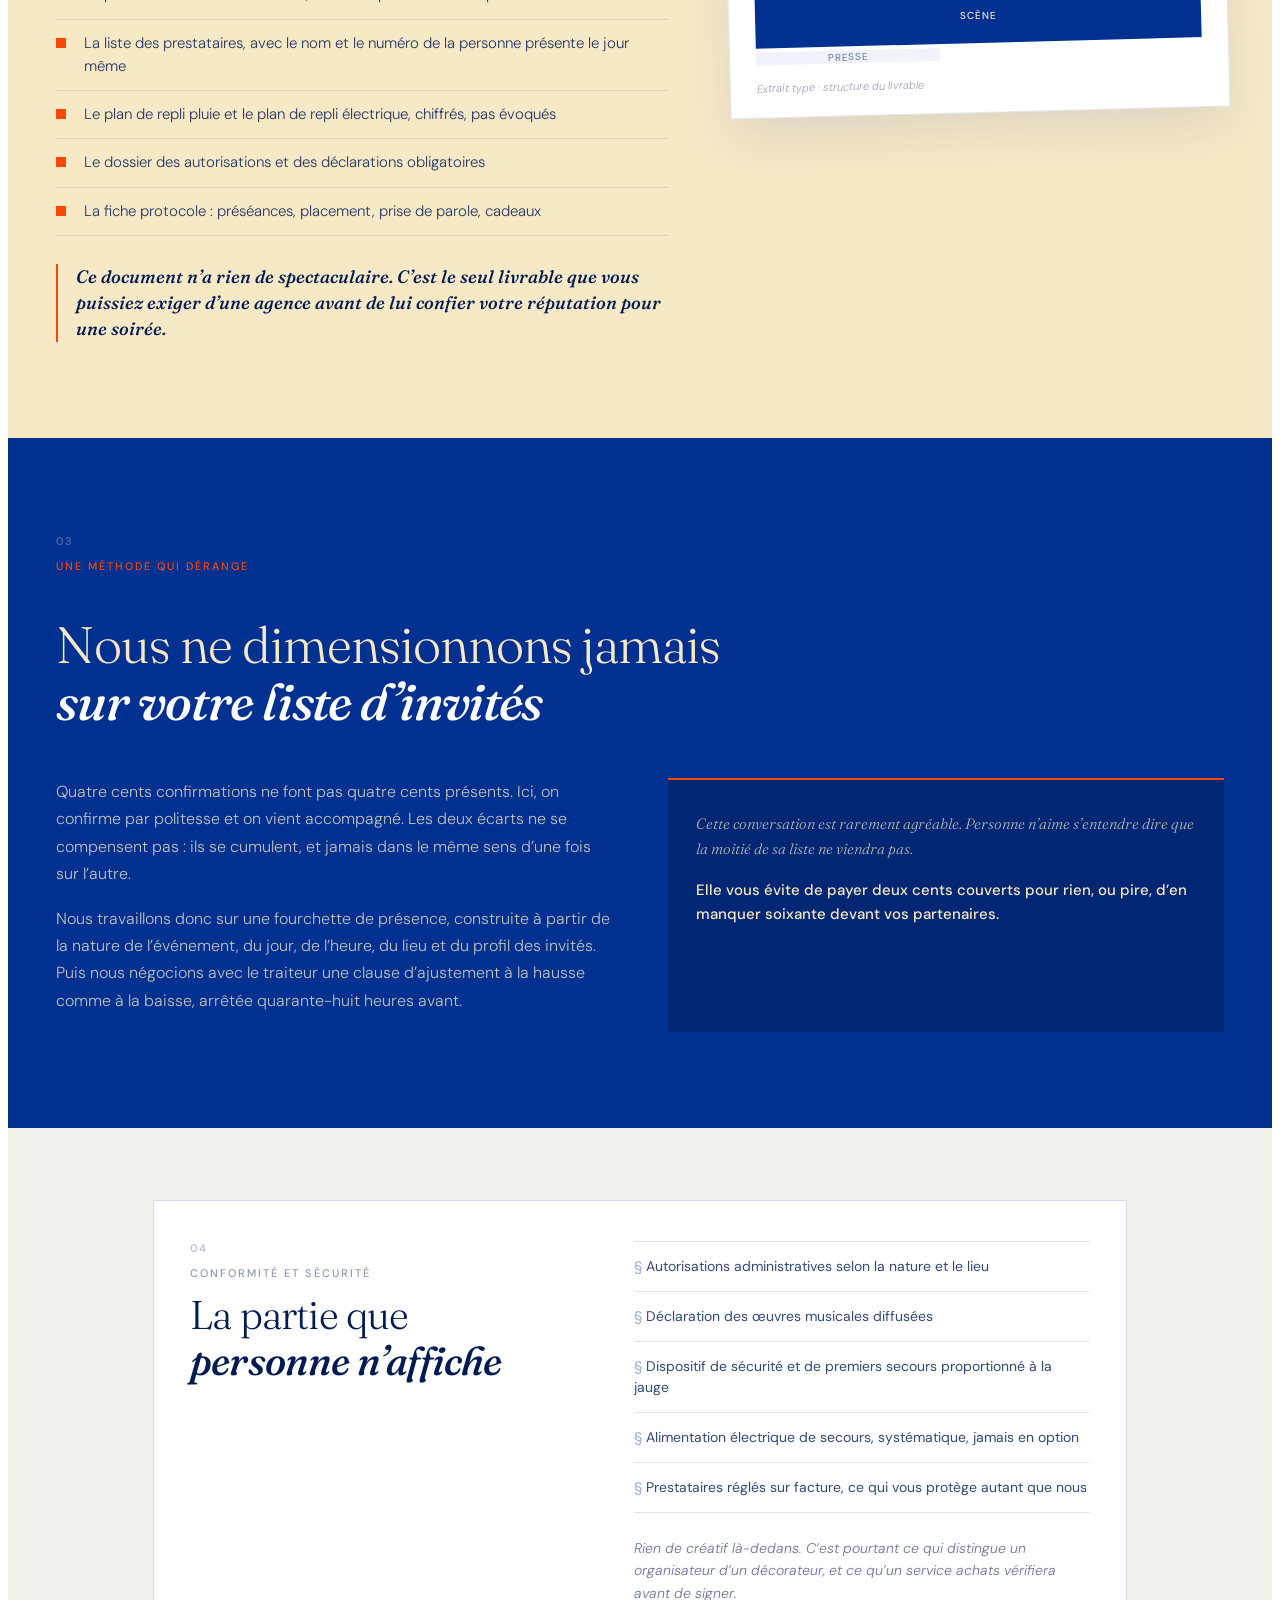
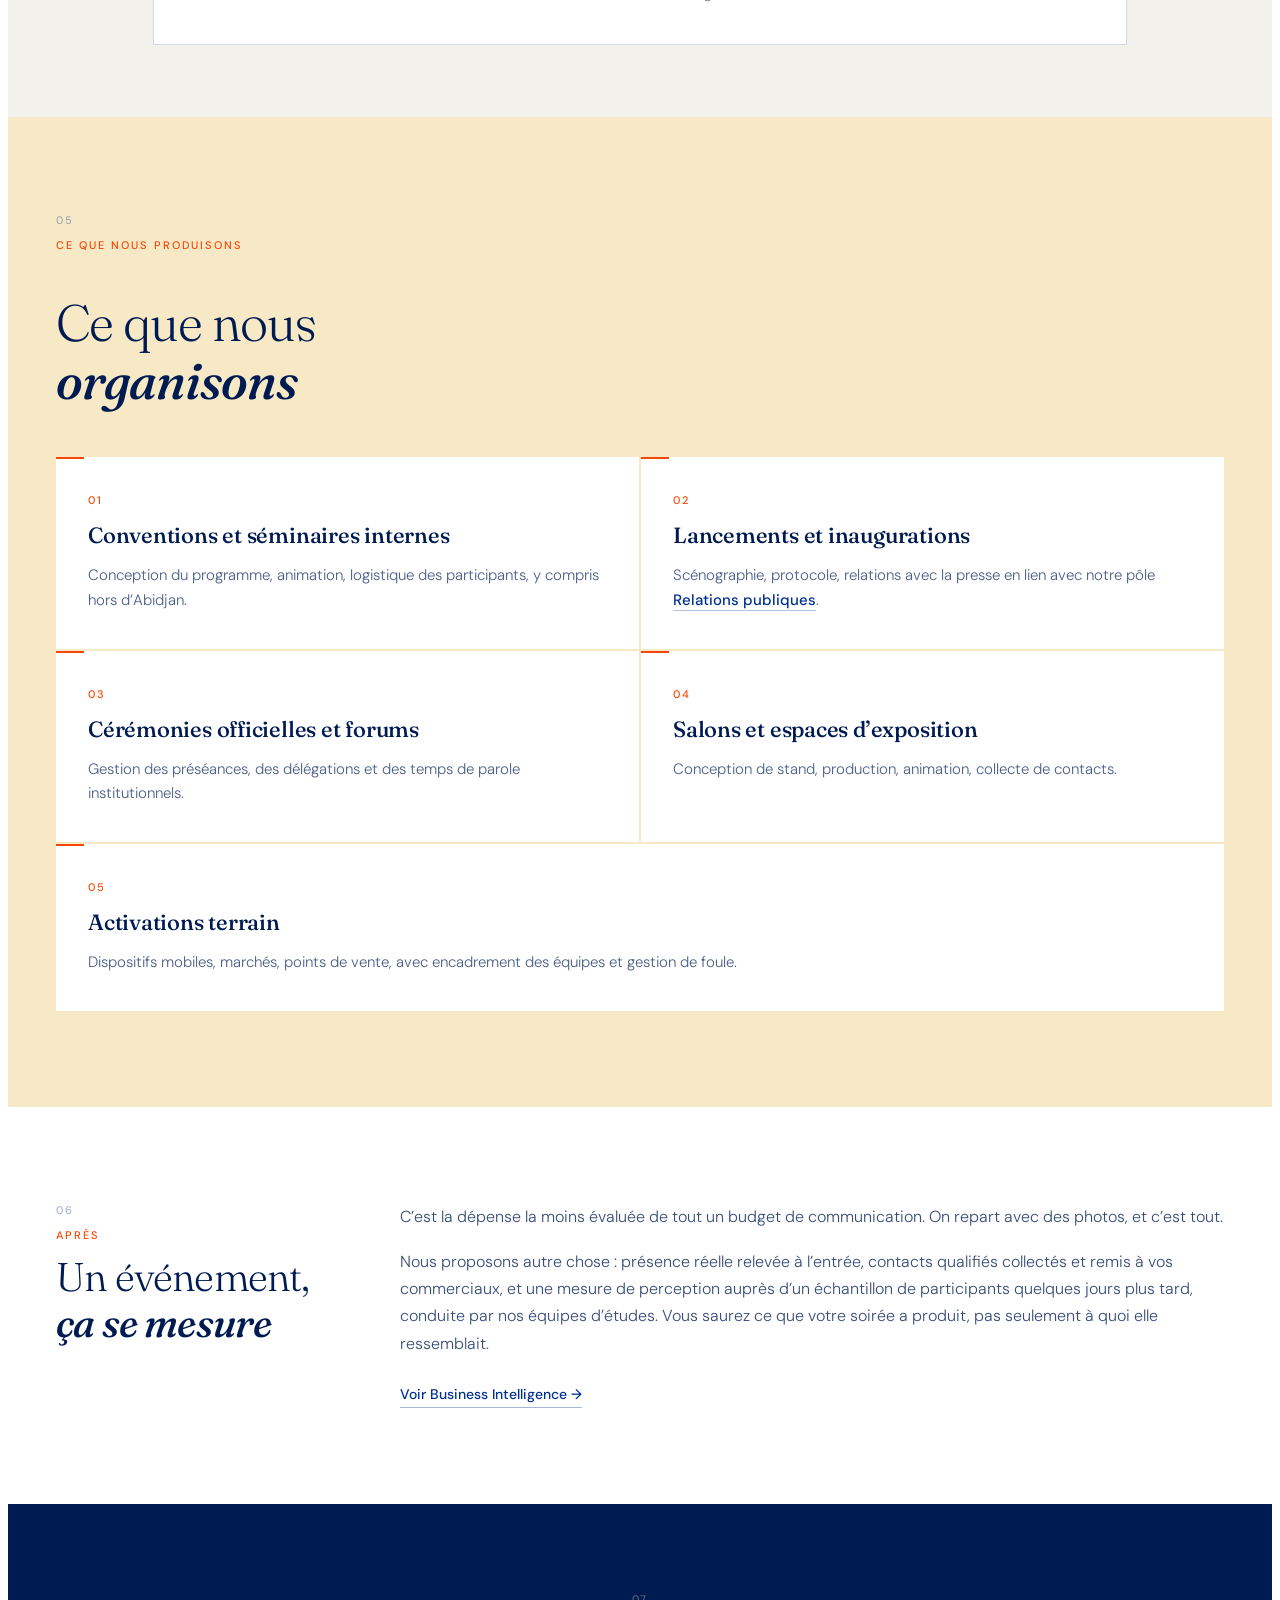
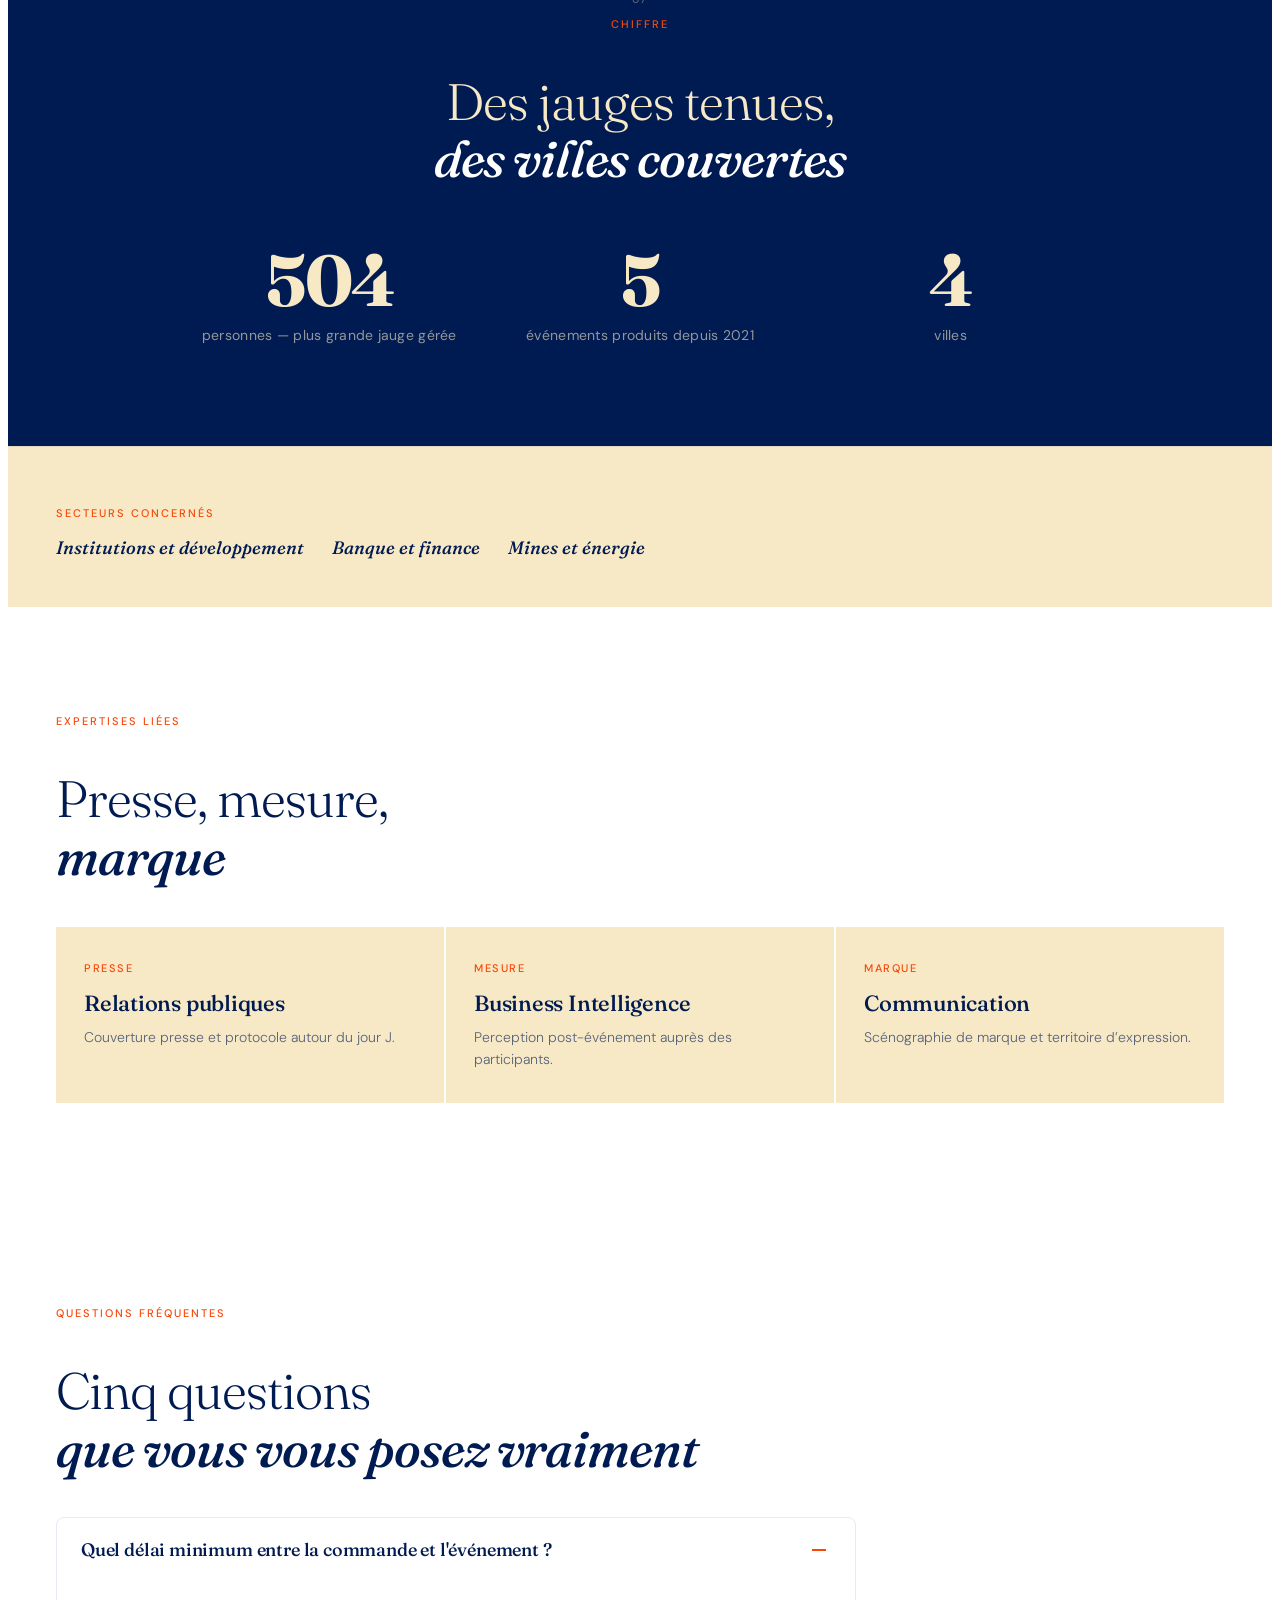
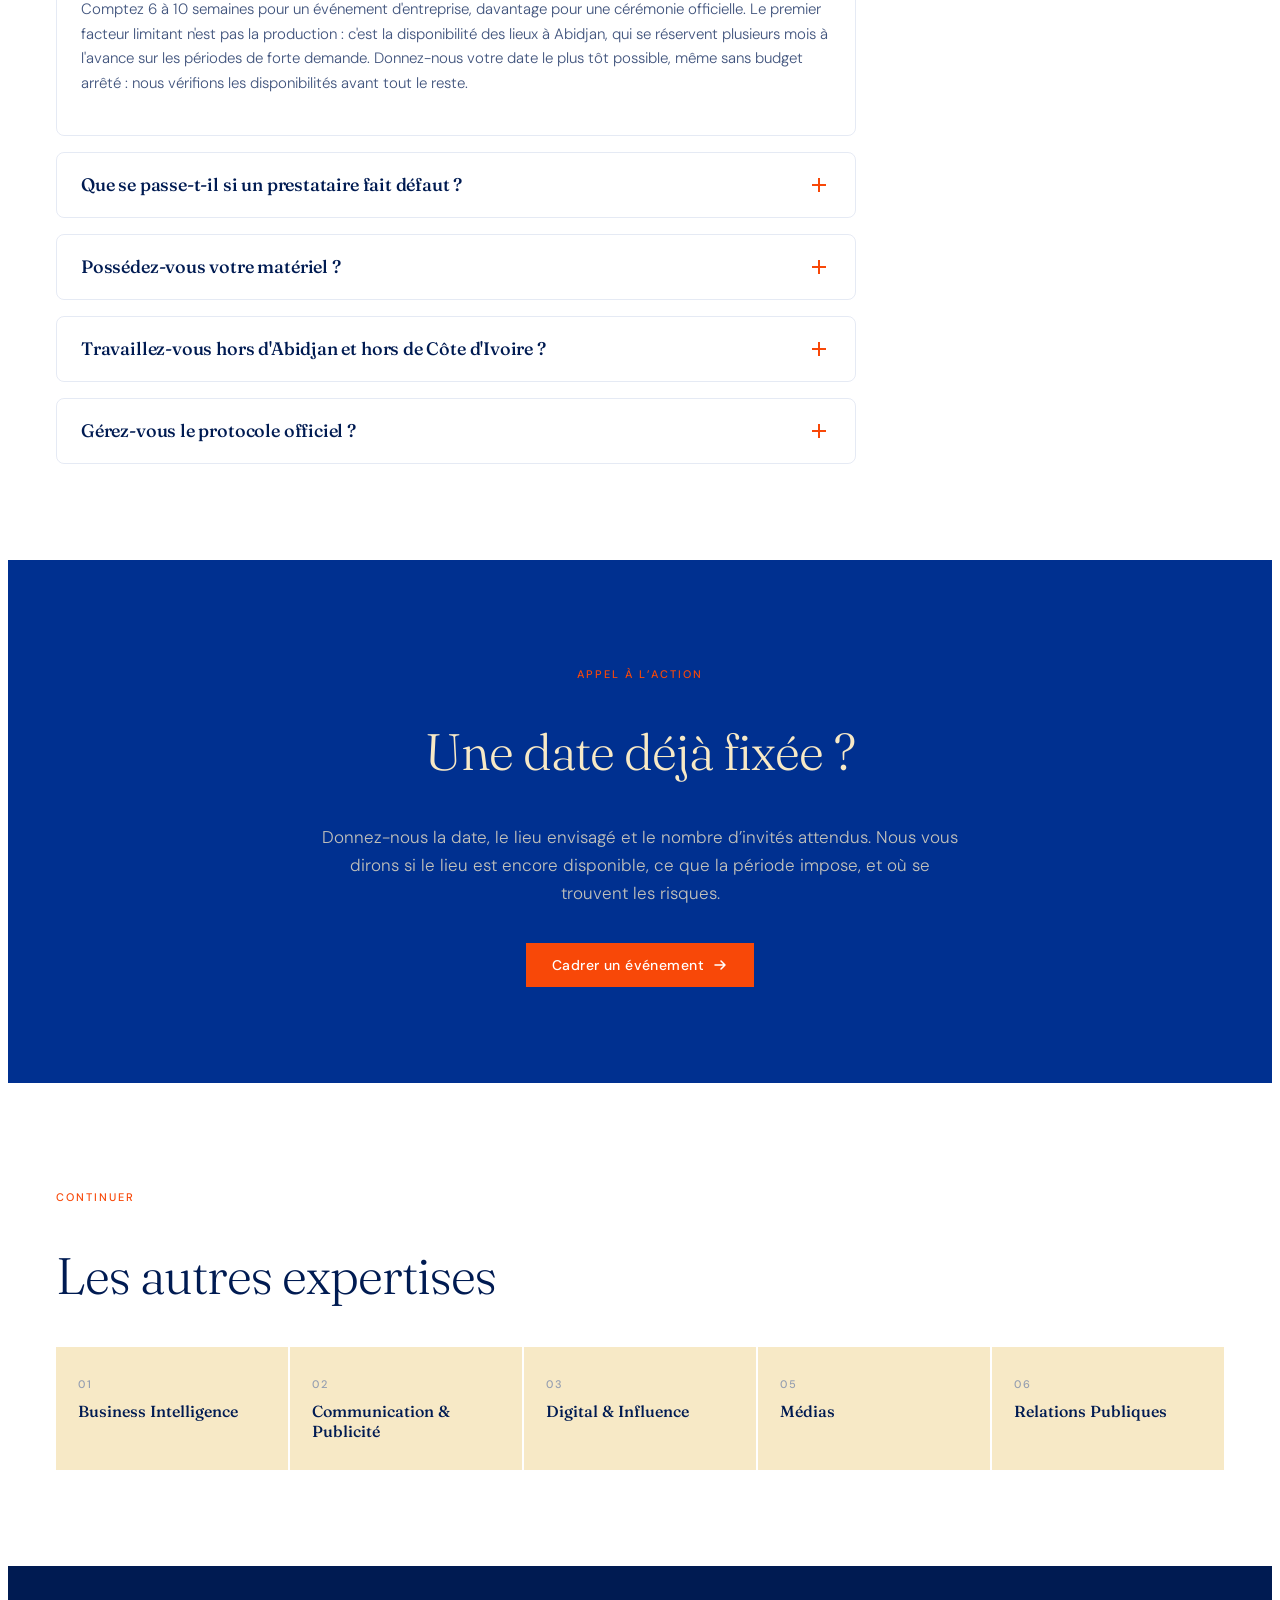
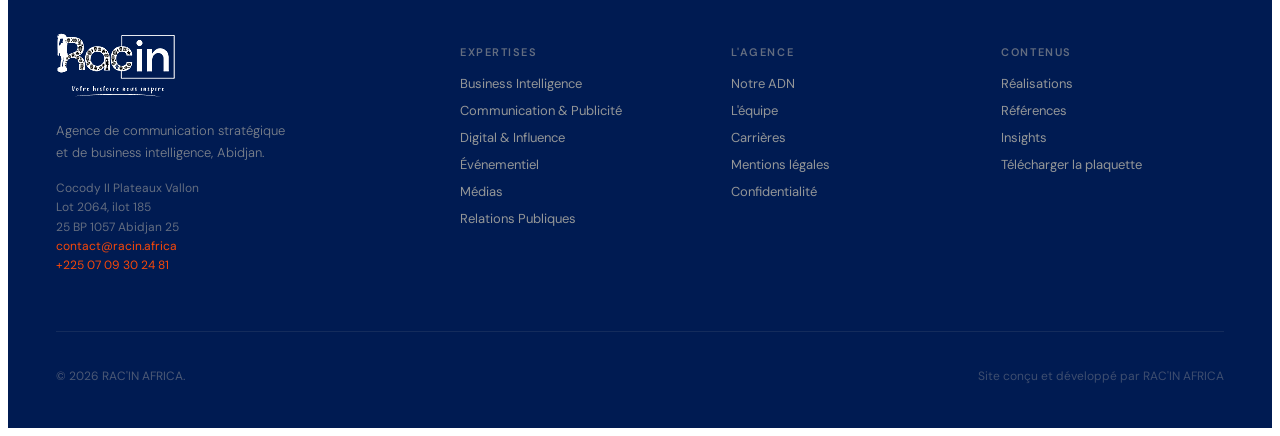
<file: expertises/evenementiel.html>
<!DOCTYPE html>
<html lang="fr">
<head>
  <meta charset="UTF-8">
  <meta name="viewport" content="width=device-width, initial-scale=1.0">
  <link rel="icon" href="../favicon.ico" sizes="any">
  <title>Agence événementielle à Abidjan : conventions, lancements, forums | RAC’IN AFRICA</title>
  <meta name="description" content="Conception et production d’événements d’entreprise et institutionnels en Côte d’Ivoire. Dossier d’exploitation remis avant, mesure des résultats après.">
  <link rel="canonical" href="https://www.racin.africa/expertises/evenementiel">
  <meta property="og:title" content="Le jour J ne se rattrape pas.">
  <meta property="og:description" content="Conception et production d’événements d’entreprise et institutionnels en Côte d’Ivoire. Dossier d’exploitation remis avant, mesure des résultats après.">
  <meta property="og:image" content="https://www.racin.africa/og-image.jpg">
  <meta property="og:url" content="https://www.racin.africa/expertises/evenementiel">
  <meta property="og:type" content="website">
  <meta property="og:locale" content="fr_CI">
  <meta name="twitter:card" content="summary_large_image">
  <link rel="stylesheet" href="../styles.css">
</head>
<body class="page-expertise page-ev">

  <nav class="nav" id="nav">
    <div class="container nav-inner">
      <a href="../index.html" class="nav-logo">
        <img src="../logo.png" alt="RAC'IN AFRICA" class="nav-logo-img">
      </a>
      <div class="nav-links">
        <a href="../index.html#expertises">Expertises</a>
        <a href="../index.html#realisations">Réalisations</a>
        <a href="../references.html">Références</a>
        <a href="../index.html#agence">Agence</a>
        <a href="../index.html#insights">Insights</a>
        <a href="../carrieres.html">Carrières</a>
        <a href="../index.html#contact" class="btn-vermillion nav-cta">Contact</a>
      </div>
      <button class="nav-hamburger" id="nav-hamburger" aria-label="Ouvrir le menu">
        <span></span>
        <span></span>
        <span></span>
      </button>
    </div>
    <div class="nav-mobile" id="nav-mobile">
      <a href="../index.html#expertises">Expertises</a>
      <a href="../index.html#realisations">Réalisations</a>
      <a href="../references.html">Références</a>
      <a href="../index.html#agence">Agence</a>
      <a href="../index.html#insights">Insights</a>
      <a href="../carrieres.html">Carrières</a>
      <a href="../index.html#contact" class="btn-vermillion nav-mobile-cta">Contact</a>
    </div>
  </nav>

  <main>
    <!-- Hero -->
    <section class="bi-hero ev-hero" id="top">
      <div class="bi-hero-bg" aria-hidden="true">
        <div class="bi-hero-grid"></div>
        <div class="bi-hero-halo"></div>
        <div class="ev-hero-doc">
          <div class="ev-doc-sheet">
            <div class="ev-doc-header">
              <span>Dossier d’exploitation</span>
              <span>J−10</span>
            </div>
            <div class="ev-doc-row"><i>09:00</i><b>Accueil VIP</b><em>Protocole</em></div>
            <div class="ev-doc-row"><i>09:45</i><b>Ouverture</b><em>Direction</em></div>
            <div class="ev-doc-row ev-doc-row--active"><i>10:30</i><b>Keynote</b><em>Régie</em></div>
            <div class="ev-doc-row"><i>12:15</i><b>Buffet</b><em>Traiteur</em></div>
            <div class="ev-doc-row"><i>14:00</i><b>Repli pluie</b><em>Logistique</em></div>
            <div class="ev-doc-stamp">Validé</div>
          </div>
        </div>
      </div>
      <div class="container bi-hero-inner">
        <nav class="bi-breadcrumb hero-text-1" aria-label="Fil d'Ariane">
          <a href="../index.html">Accueil</a>
          <span aria-hidden="true">/</span>
          <a href="../index.html#expertises">Expertises</a>
          <span aria-hidden="true">/</span>
          <span>Événementiel</span>
        </nav>
        <p class="section-label hero-text-1">Expertise 04</p>
        <h1 class="bi-hero-title hero-text-2">Événementiel</h1>
        <p class="bi-hero-sub hero-text-3">Le jour J ne se rattrape pas.</p>
        <p class="bi-hero-chapo hero-text-4">Conventions, lancements, cérémonies officielles, salons, activations terrain. Nous concevons, nous produisons, et surtout nous préparons ce qui peut mal tourner. Par écrit, avant.</p>
      </div>
    </section>

    <!-- Bloc 1 — Le problème -->
    <section class="bi-section bi-problem">
      <div class="container bi-split">
        <div class="bi-split-label reveal">
          <span class="bi-block-num">01</span>
          <p class="section-label">Le problème</p>
        </div>
        <div class="bi-split-body reveal reveal-delay-1">
          <h2 class="bi-h2">Un événement rate rarement<br><em>pour une raison esthétique</em></h2>
          <p>La salle est belle. Le décor tient ses promesses. Les photos seront bonnes.</p>
          <p>Et pourtant. Le programme a pris deux heures parce que l’invité d’honneur est arrivé tard et que personne n’avait prévu de quoi tenir la salle. Le buffet a été pris d’assaut par cent cinquante personnes de plus que prévu. Une coupure a éteint la sonorisation pendant le discours du directeur général. À la sortie, vos invités ne se souviendront d’aucune de vos bonnes idées.</p>
          <p>La question n’est donc pas de savoir si votre agence sait faire beau. Toutes savent faire beau.</p>
          <p class="bi-pull">La question est de savoir ce qu’elle a prévu pour le moment où ça déraille.</p>
        </div>
      </div>
    </section>

    <!-- Bloc 2 — Différenciateur : dossier d'exploitation (objet) -->
    <section class="bi-section ev-dossier" id="dossier">
      <div class="container">
        <div class="ev-dossier-layout">
          <div class="ev-dossier-copy reveal">
            <span class="bi-block-num">02</span>
            <p class="section-label">Le différenciateur</p>
            <h2 class="section-title">Le dossier d’exploitation,<br><em>remis dix jours avant</em></h2>
            <p class="ev-dossier-lead">Un document unique, entre vos mains avant l’événement. Vous pouvez le lire, le contester, le faire valider par votre direction. Il contient&nbsp;:</p>
            <ul class="ev-dossier-list">
              <li>Le minutage, à la minute, avec les responsables de chaque séquence</li>
              <li>Le plan de salle et les circulations, invités et personnalités séparées</li>
              <li>La liste des prestataires, avec le nom et le numéro de la personne présente le jour même</li>
              <li>Le plan de repli pluie et le plan de repli électrique, chiffrés, pas évoqués</li>
              <li>Le dossier des autorisations et des déclarations obligatoires</li>
              <li>La fiche protocole : préséances, placement, prise de parole, cadeaux</li>
            </ul>
            <p class="ev-dossier-close">Ce document n’a rien de spectaculaire. C’est le seul livrable que vous puissiez exiger d’une agence avant de lui confier votre réputation pour une soirée.</p>
          </div>
          <aside class="ev-dossier-object reveal reveal-delay-2" aria-hidden="true">
            <div class="ev-object-page">
              <div class="ev-object-top">
                <span class="ev-object-brand">RAC’IN AFRICA</span>
                <span class="ev-object-meta">Confidentiel · J−10</span>
              </div>
              <h3 class="ev-object-title">Minutage — séquence matin</h3>
              <table class="ev-object-table">
                <thead>
                  <tr><th>Heure</th><th>Séquence</th><th>Resp.</th></tr>
                </thead>
                <tbody>
                  <tr><td>08:30</td><td>Brief régie</td><td>Prod.</td></tr>
                  <tr><td>09:00</td><td>Accueil VIP</td><td>Proto.</td></tr>
                  <tr class="is-focus"><td>09:45</td><td>Ouverture</td><td>Dir.</td></tr>
                  <tr><td>10:30</td><td>Keynote</td><td>Régie</td></tr>
                  <tr><td>11:45</td><td>Repli pluie</td><td>Log.</td></tr>
                </tbody>
              </table>
              <div class="ev-object-plan">
                <span class="ev-plan-zone ev-plan-zone--vip">VIP</span>
                <span class="ev-plan-zone">Invités</span>
                <span class="ev-plan-zone ev-plan-zone--stage">Scène</span>
                <span class="ev-plan-zone">Presse</span>
              </div>
              <p class="ev-object-foot">Extrait type · structure du livrable</p>
            </div>
          </aside>
        </div>
      </div>
    </section>

    <!-- Bloc 3 — Méthode qui dérange -->
    <section class="bi-section bi-lesson ev-method">
      <div class="container">
        <div class="bi-lesson-header reveal">
          <span class="bi-block-num bi-block-num--light">03</span>
          <p class="section-label">Une méthode qui dérange</p>
          <h2 class="section-title section-title--light">Nous ne dimensionnons jamais<br><em>sur votre liste d’invités</em></h2>
        </div>
        <div class="bi-lesson-grid">
          <div class="bi-lesson-copy reveal reveal-delay-1">
            <p>Quatre cents confirmations ne font pas quatre cents présents. Ici, on confirme par politesse et on vient accompagné. Les deux écarts ne se compensent pas : ils se cumulent, et jamais dans le même sens d’une fois sur l’autre.</p>
            <p>Nous travaillons donc sur une fourchette de présence, construite à partir de la nature de l’événement, du jour, de l’heure, du lieu et du profil des invités. Puis nous négocions avec le traiteur une clause d’ajustement à la hausse comme à la baisse, arrêtée quarante-huit heures avant.</p>
          </div>
          <aside class="bi-lesson-aside reveal reveal-delay-2">
            <p class="bi-aside-lead">Cette conversation est rarement agréable. Personne n’aime s’entendre dire que la moitié de sa liste ne viendra pas.</p>
            <p class="bi-aside-close">Elle vous évite de payer deux cents couverts pour rien, ou pire, d’en manquer soixante devant vos partenaires.</p>
          </aside>
        </div>
      </div>
    </section>

    <!-- Bloc 4 — Conformité (sobre, administratif) -->
    <section class="bi-section ev-compliance">
      <div class="container">
        <div class="ev-compliance-inner reveal">
          <div class="ev-compliance-head">
            <span class="bi-block-num">04</span>
            <p class="section-label">Conformité et sécurité</p>
            <h2 class="bi-h2">La partie que<br><em>personne n’affiche</em></h2>
          </div>
          <div class="ev-compliance-body">
            <ul class="ev-compliance-list">
              <li>Autorisations administratives selon la nature et le lieu</li>
              <li>Déclaration des œuvres musicales diffusées</li>
              <li>Dispositif de sécurité et de premiers secours proportionné à la jauge</li>
              <li>Alimentation électrique de secours, systématique, jamais en option</li>
              <li>Prestataires réglés sur facture, ce qui vous protège autant que nous</li>
            </ul>
            <p class="ev-compliance-note">Rien de créatif là-dedans. C’est pourtant ce qui distingue un organisateur d’un décorateur, et ce qu’un service achats vérifiera avant de signer.</p>
          </div>
        </div>
      </div>
    </section>

    <!-- Bloc 5 — Ce que nous produisons -->
    <section class="bi-section bi-devices">
      <div class="container">
        <div class="bi-devices-header reveal">
          <span class="bi-block-num">05</span>
          <p class="section-label">Ce que nous produisons</p>
          <h2 class="section-title">Ce que nous<br><em>organisons</em></h2>
        </div>
        <div class="com-produce-grid">
          <article class="bi-device reveal reveal-delay-1">
            <span class="bi-device-index">01</span>
            <h3>Conventions et séminaires internes</h3>
            <p>Conception du programme, animation, logistique des participants, y compris hors d’Abidjan.</p>
          </article>
          <article class="bi-device reveal reveal-delay-2">
            <span class="bi-device-index">02</span>
            <h3>Lancements et inaugurations</h3>
            <p>Scénographie, protocole, relations avec la presse en lien avec notre pôle <a href="relations-publiques.html">Relations publiques</a>.</p>
          </article>
          <article class="bi-device reveal reveal-delay-3">
            <span class="bi-device-index">03</span>
            <h3>Cérémonies officielles et forums</h3>
            <p>Gestion des préséances, des délégations et des temps de parole institutionnels.</p>
          </article>
          <article class="bi-device reveal reveal-delay-4">
            <span class="bi-device-index">04</span>
            <h3>Salons et espaces d’exposition</h3>
            <p>Conception de stand, production, animation, collecte de contacts.</p>
          </article>
          <article class="bi-device bi-device--wide reveal reveal-delay-5">
            <span class="bi-device-index">05</span>
            <h3>Activations terrain</h3>
            <p>Dispositifs mobiles, marchés, points de vente, avec encadrement des équipes et gestion de foule.</p>
          </article>
        </div>
      </div>
    </section>

    <!-- Bloc 6 — Après -->
    <section class="bi-section ev-after">
      <div class="container bi-split">
        <div class="bi-split-label reveal">
          <span class="bi-block-num">06</span>
          <p class="section-label">Après</p>
          <h2 class="bi-h2">Un événement,<br><em>ça se mesure</em></h2>
        </div>
        <div class="bi-split-body reveal reveal-delay-1">
          <p>C’est la dépense la moins évaluée de tout un budget de communication. On repart avec des photos, et c’est tout.</p>
          <p>Nous proposons autre chose : présence réelle relevée à l’entrée, contacts qualifiés collectés et remis à vos commerciaux, et une mesure de perception auprès d’un échantillon de participants quelques jours plus tard, conduite par nos équipes d’études. Vous saurez ce que votre soirée a produit, pas seulement à quoi elle ressemblait.</p>
          <p><a href="business-intelligence.html" class="ev-inline-link">Voir Business Intelligence →</a></p>
        </div>
      </div>
    </section>

    <!-- Bloc 7 — Chiffre -->
    <section class="bi-section bi-proof js-stats" id="ev-proof">
      <div class="container">
        <div class="bi-proof-header reveal">
          <span class="bi-block-num bi-block-num--light">07</span>
          <p class="section-label">Chiffre</p>
          <h2 class="section-title section-title--light">Des jauges tenues,<br><em>des villes couvertes</em></h2>
        </div>
        <div class="di-proof-grid reveal reveal-delay-1">
          <div class="bi-proof-stat">
            <span class="stat-number" data-target="540">0</span>
            <p class="bi-proof-label">personnes — plus grande jauge gérée</p>
          </div>
          <div class="bi-proof-stat">
            <span class="stat-number" data-target="5">0</span>
            <p class="bi-proof-label">événements produits depuis 2021</p>
          </div>
          <div class="bi-proof-stat">
            <span class="stat-number" data-target="4">0</span>
            <p class="bi-proof-label">villes</p>
          </div>
        </div>
      </div>
    </section>

    <!-- Secteurs + expertises liées -->
    <section class="bi-section bi-sectors">
      <div class="container reveal">
        <p class="section-label">Secteurs concernés</p>
        <div class="bi-sectors-row">
          <span>Institutions et développement</span>
          <span>Banque et finance</span>
          <span>Mines et énergie</span>
        </div>
      </div>
    </section>

    <section class="bi-section com-linked">
      <div class="container">
        <div class="com-linked-header reveal">
          <p class="section-label">Expertises liées</p>
          <h2 class="section-title">Presse, mesure,<br><em>marque</em></h2>
        </div>
        <div class="com-linked-grid">
          <a href="relations-publiques.html" class="com-linked-card reveal reveal-delay-1">
            <span class="com-linked-dir">Presse</span>
            <strong>Relations publiques</strong>
            <p>Couverture presse et protocole autour du jour J.</p>
          </a>
          <a href="business-intelligence.html" class="com-linked-card reveal reveal-delay-2">
            <span class="com-linked-dir">Mesure</span>
            <strong>Business Intelligence</strong>
            <p>Perception post-événement auprès des participants.</p>
          </a>
          <a href="communication-publicite.html" class="com-linked-card reveal reveal-delay-3">
            <span class="com-linked-dir">Marque</span>
            <strong>Communication</strong>
            <p>Scénographie de marque et territoire d’expression.</p>
          </a>
        </div>
      </div>
    </section>

    <!-- Questions fréquentes -->
    <section class="bi-section bi-faq" id="faq">
      <div class="container reveal">
        <p class="section-label">Questions fréquentes</p>
        <h2 class="section-title">Cinq questions<br><em>que vous vous posez vraiment</em></h2>
        <div class="bi-faq-list">
          <div class="bi-faq-item" id="faq-1">
            <button class="bi-faq-trigger" aria-expanded="true" aria-controls="faq-1-answer">
              <span class="bi-faq-question">Quel délai minimum entre la commande et l'événement ?</span>
              <span class="bi-faq-icon" aria-hidden="true"></span>
            </button>
            <div class="bi-faq-answer" id="faq-1-answer">
              <p>Comptez 6 à 10 semaines pour un événement d'entreprise, davantage pour une cérémonie officielle. Le premier facteur limitant n'est pas la production : c'est la disponibilité des lieux à Abidjan, qui se réservent plusieurs mois à l'avance sur les périodes de forte demande. Donnez-nous votre date le plus tôt possible, même sans budget arrêté : nous vérifions les disponibilités avant tout le reste.</p>
            </div>
          </div>
          <div class="bi-faq-item" id="faq-2">
            <button class="bi-faq-trigger" aria-expanded="false" aria-controls="faq-2-answer">
              <span class="bi-faq-question">Que se passe-t-il si un prestataire fait défaut ?</span>
              <span class="bi-faq-icon" aria-hidden="true"></span>
            </button>
            <div class="bi-faq-answer" id="faq-2-answer">
              <p>Nous restons votre interlocuteur unique et nous assumons la coordination. Le dossier d'exploitation que vous recevez avant l'événement prévoit une solution de remplacement sur les postes critiques, la sonorisation et l'alimentation électrique en premier lieu. C'est écrit, avec des noms et des numéros, précisément pour ne pas avoir à chercher une solution le jour même.</p>
            </div>
          </div>
          <div class="bi-faq-item" id="faq-3">
            <button class="bi-faq-trigger" aria-expanded="false" aria-controls="faq-3-answer">
              <span class="bi-faq-question">Possédez-vous votre matériel ?</span>
              <span class="bi-faq-icon" aria-hidden="true"></span>
            </button>
            <div class="bi-faq-answer" id="faq-3-answer">
              <p>Nous coordonnons des prestataires sélectionnés en amont, contractualisés et réglés sur facture. Leur défaillance reste notre responsabilité, pas la vôtre. Ce choix nous permet d'adapter le matériel à chaque événement plutôt que d'imposer celui dont nous disposons.</p>
            </div>
          </div>
          <div class="bi-faq-item" id="faq-4">
            <button class="bi-faq-trigger" aria-expanded="false" aria-controls="faq-4-answer">
              <span class="bi-faq-question">Travaillez-vous hors d'Abidjan et hors de Côte d'Ivoire ?</span>
              <span class="bi-faq-icon" aria-hidden="true"></span>
            </button>
            <div class="bi-faq-answer" id="faq-4-answer">
              <p>Oui. Un événement en région ne se traite pas comme un événement à Abidjan : la logistique des participants, l'hébergement des équipes, l'acheminement du matériel et la disponibilité des prestataires locaux changent tout le calendrier. Nous le prenons en compte dès le chiffrage plutôt que de le découvrir en route.</p>
            </div>
          </div>
          <div class="bi-faq-item" id="faq-5">
            <button class="bi-faq-trigger" aria-expanded="false" aria-controls="faq-5-answer">
              <span class="bi-faq-question">Gérez-vous le protocole officiel ?</span>
              <span class="bi-faq-icon" aria-hidden="true"></span>
            </button>
            <div class="bi-faq-answer" id="faq-5-answer">
              <p>Oui. Préséances, placement, ordre et durée des prises de parole, accueil et accompagnement des délégations, gestion des retards d'un invité de haut rang. Ce dernier point est le plus fréquent et le moins anticipé : une fiche protocole figure au dossier d'exploitation, avec ce qui se passe si l'invité d'honneur arrive avec une heure et demie de retard.</p>
            </div>
          </div>
        </div>
      </div>
    </section>

    <!-- CTA -->
    <section class="bi-cta" id="cadrer">
      <div class="container bi-cta-inner reveal">
        <p class="section-label">Appel à l’action</p>
        <h2 class="section-title section-title--light">Une date déjà fixée&nbsp;?</h2>
        <p class="bi-cta-text">Donnez-nous la date, le lieu envisagé et le nombre d’invités attendus. Nous vous dirons si le lieu est encore disponible, ce que la période impose, et où se trouvent les risques.</p>
        <a href="../index.html#contact" class="btn-vermillion btn-lg">
          Cadrer un événement
          <svg width="16" height="16" viewBox="0 0 16 16" fill="none" aria-hidden="true"><path d="M3 8h10M9 4l4 4-4 4" stroke="currentColor" stroke-width="1.5" stroke-linecap="round" stroke-linejoin="round"/></svg>
        </a>
      </div>
    </section>

    <!-- Autres expertises -->
    <section class="bi-section bi-more">
      <div class="container">
        <div class="bi-more-header reveal">
          <p class="section-label">Continuer</p>
          <h2 class="section-title">Les autres expertises</h2>
        </div>
        <div class="bi-more-grid">
          <a href="business-intelligence.html" class="bi-more-card reveal reveal-delay-1">
            <span>01</span>
            <strong>Business Intelligence</strong>
          </a>
          <a href="communication-publicite.html" class="bi-more-card reveal reveal-delay-2">
            <span>02</span>
            <strong>Communication & Publicité</strong>
          </a>
          <a href="digital-influence.html" class="bi-more-card reveal reveal-delay-3">
            <span>03</span>
            <strong>Digital & Influence</strong>
          </a>
          <a href="media.html" class="bi-more-card reveal reveal-delay-4">
            <span>05</span>
            <strong>Médias</strong>
          </a>
          <a href="relations-publiques.html" class="bi-more-card reveal reveal-delay-5">
            <span>06</span>
            <strong>Relations Publiques</strong>
          </a>
        </div>
      </div>
    </section>
  </main>

  <footer class="footer">
    <div class="container">
      <div class="footer-grid">
        <div class="footer-brand">
          <a href="../index.html" class="nav-logo">
            <img src="../logo.png" alt="RAC'IN AFRICA" class="nav-logo-img">
          </a>
          <p class="footer-desc">Agence de communication stratégique et de business intelligence, Abidjan.</p>
          <address class="footer-address">
            Cocody II Plateaux Vallon<br>
            Lot 2064, ilot 185<br>
            25 BP 1057 Abidjan 25<br>
            <a href="mailto:contact@racin.africa">contact@racin.africa</a><br>
            <a href="tel:+2250709302481">+225 07 09 30 24 81</a>
          </address>
        </div>
        <div class="footer-col">
          <h4 class="footer-col-title">Expertises</h4>
          <a href="business-intelligence.html">Business Intelligence</a>
          <a href="communication-publicite.html">Communication & Publicité</a>
          <a href="digital-influence.html">Digital & Influence</a>
          <a href="evenementiel.html">Événementiel</a>
          <a href="media.html">Médias</a>
          <a href="relations-publiques.html">Relations Publiques</a>
        </div>
        <div class="footer-col">
          <h4 class="footer-col-title">L'agence</h4>
          <a href="../index.html#agence">Notre ADN</a>
          <a href="../index.html#agence">L'équipe</a>
          <a href="../carrieres.html">Carrières</a>
          <a href="../mentions-legales.html">Mentions légales</a>
          <a href="../confidentialite.html">Confidentialité</a>
        </div>
        <div class="footer-col">
          <h4 class="footer-col-title">Contenus</h4>
          <a href="../index.html#realisations">Réalisations</a>
          <a href="../references.html">Références</a>
          <a href="../index.html#insights">Insights</a>
          <a href="../plaquette.pdf" download>Télécharger la plaquette</a>
        </div>
      </div>
      <div class="footer-bottom">
        <p>© 2026 RAC'IN AFRICA.</p>
        <p>Site conçu et développé par RAC'IN AFRICA</p>
      </div>
    </div>
  </footer>

  <script src="../main.js"></script>
</body>
</html>
</file>
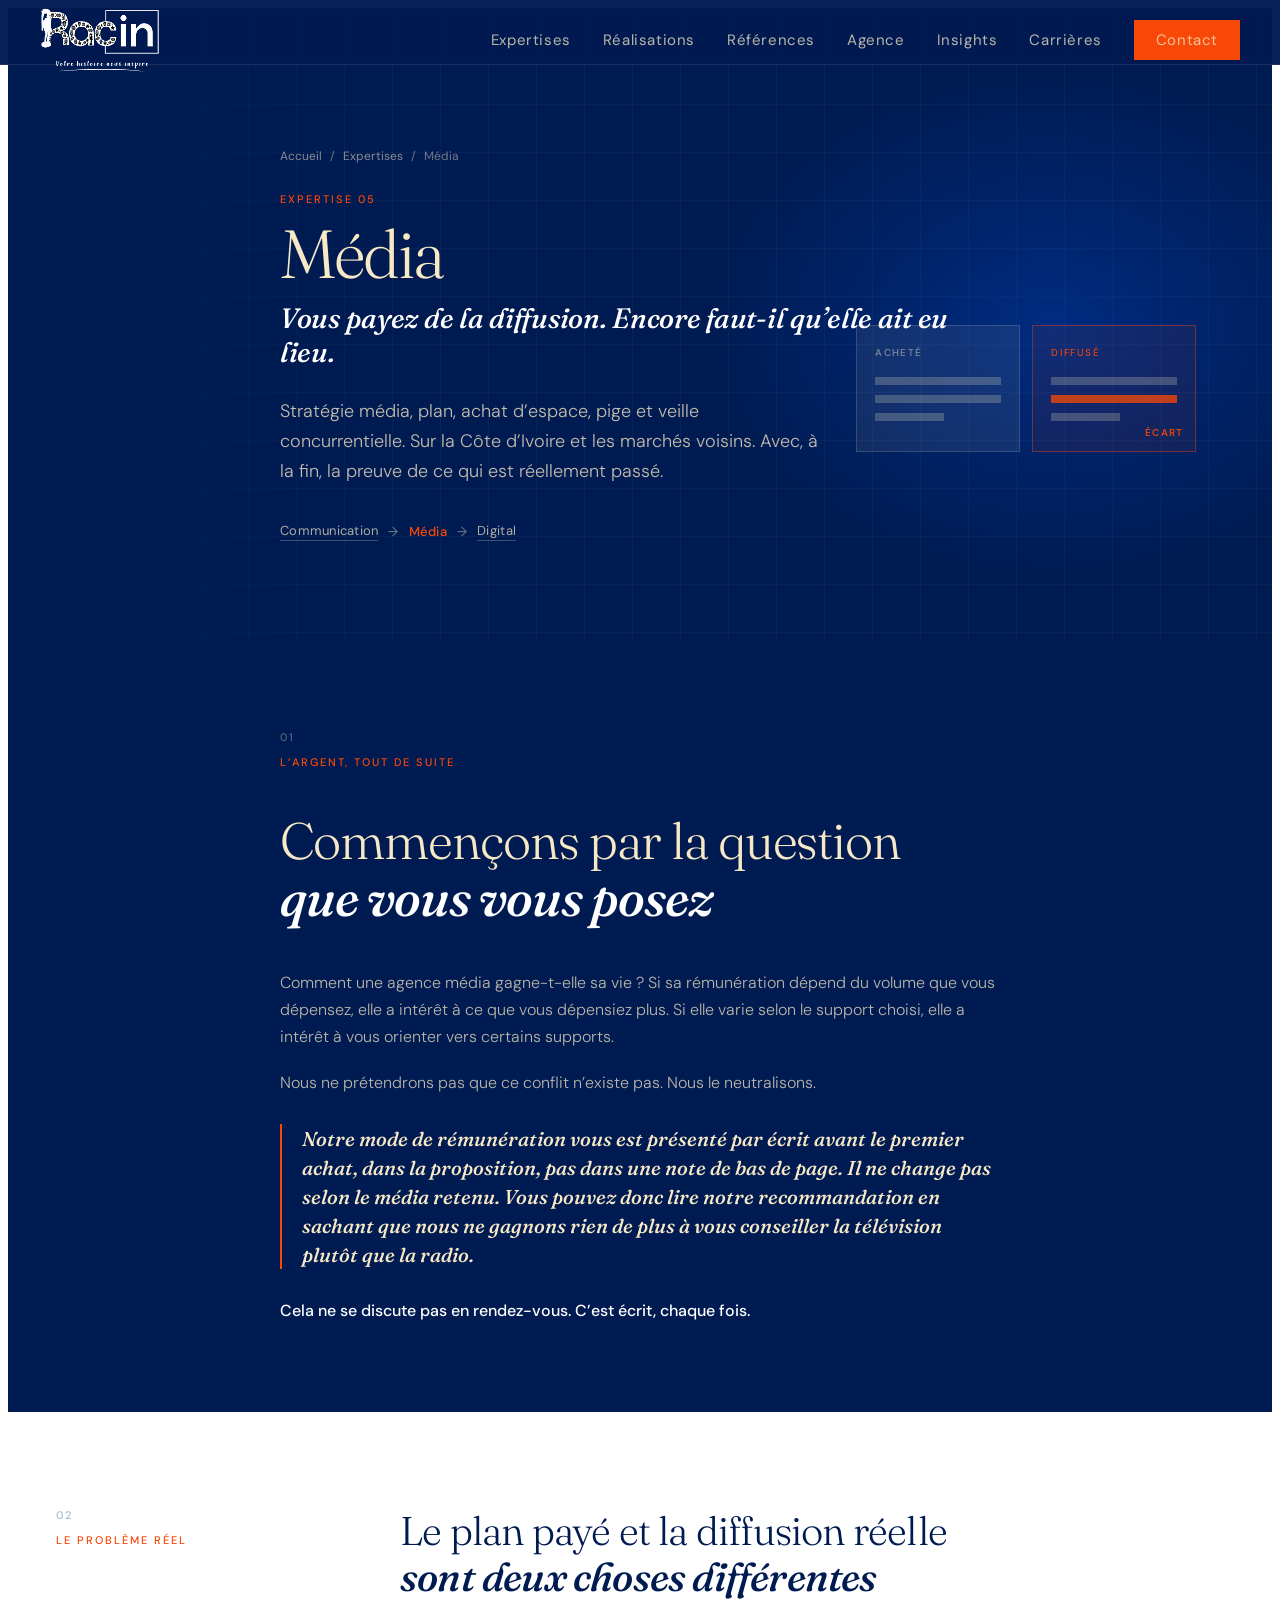
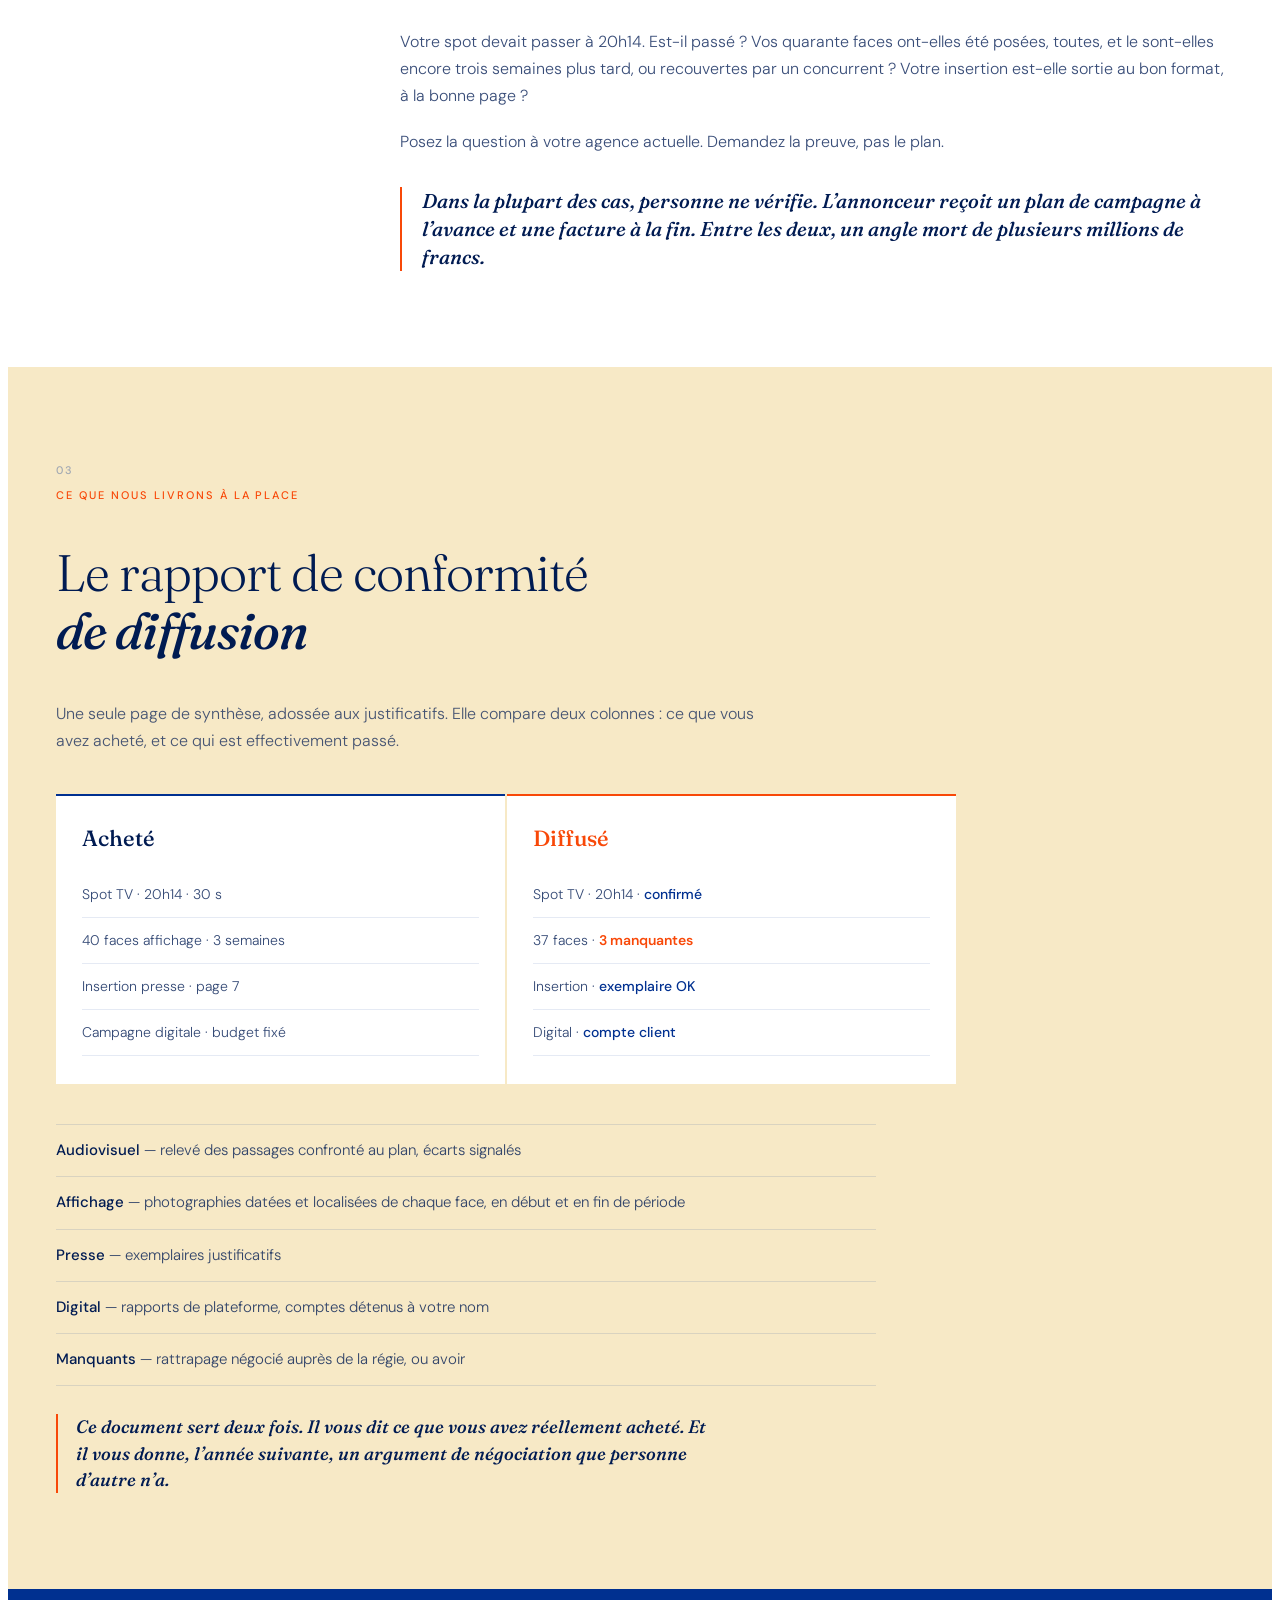
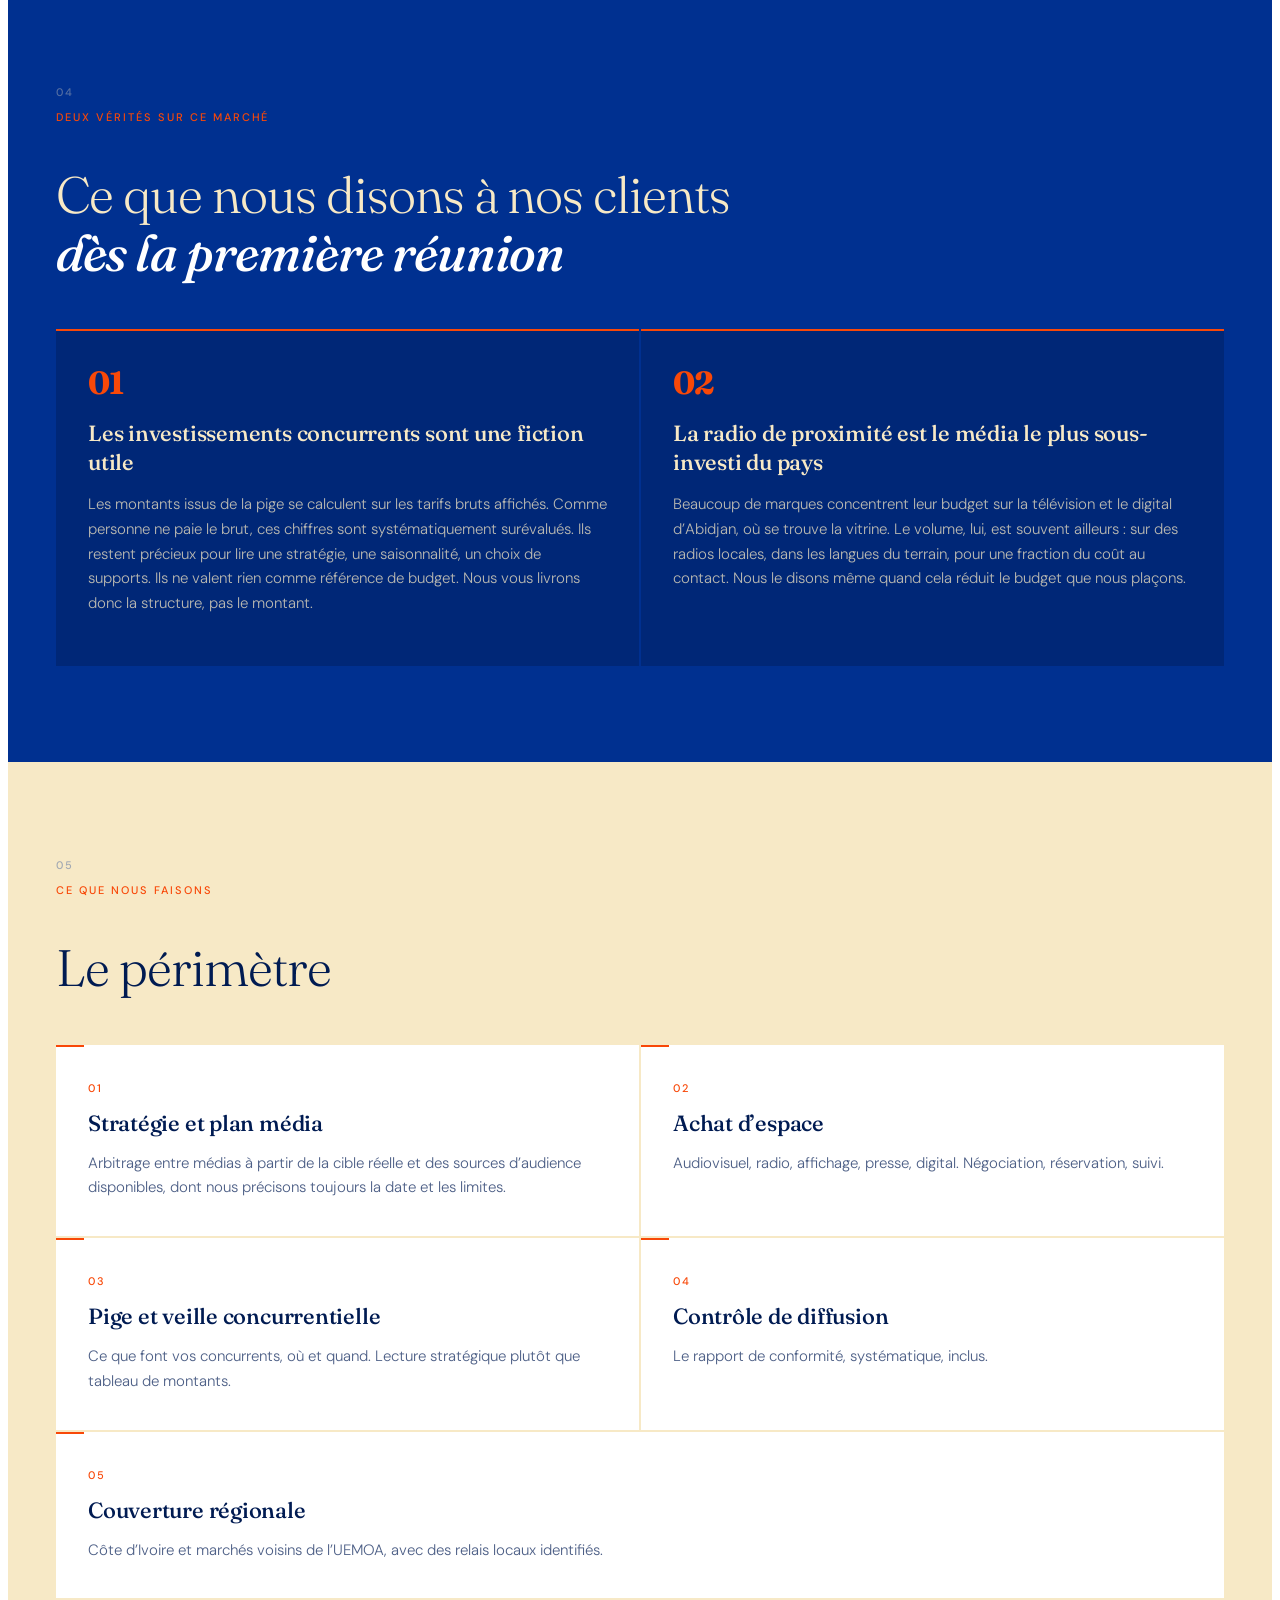
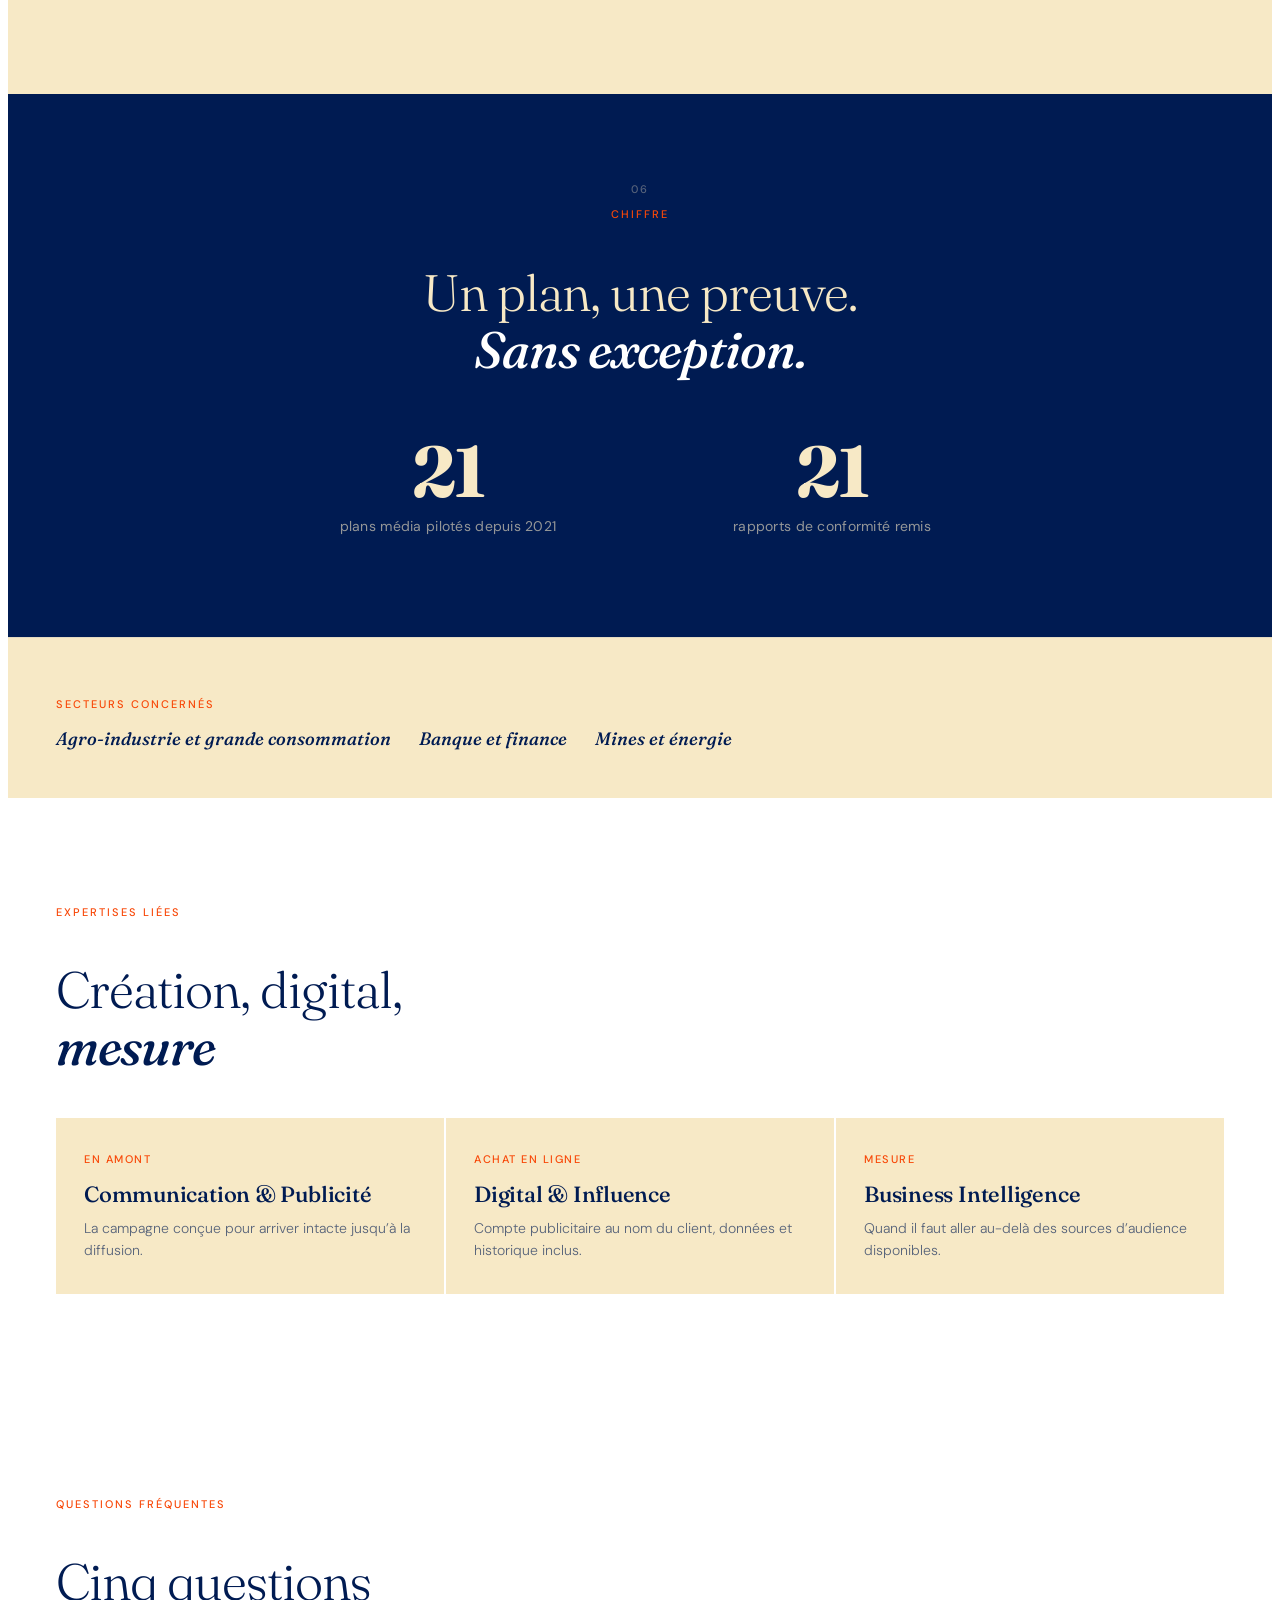
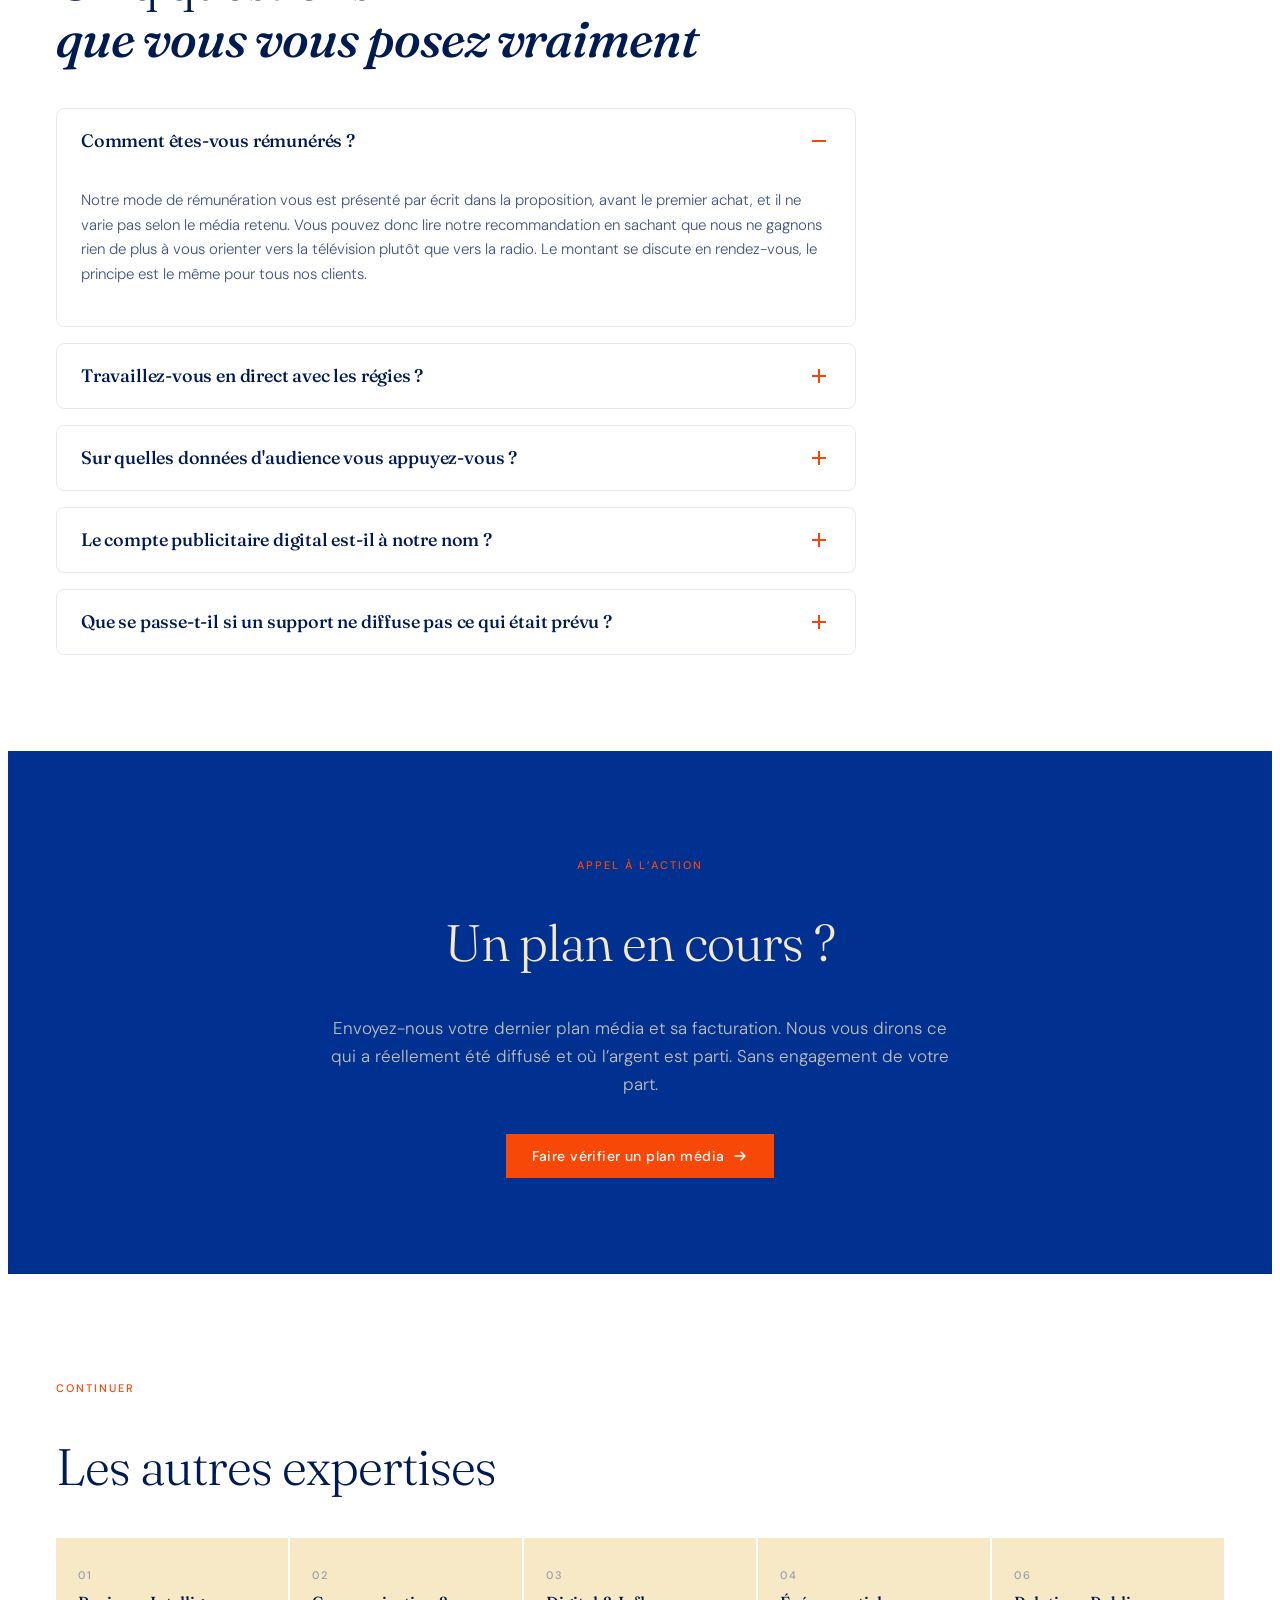
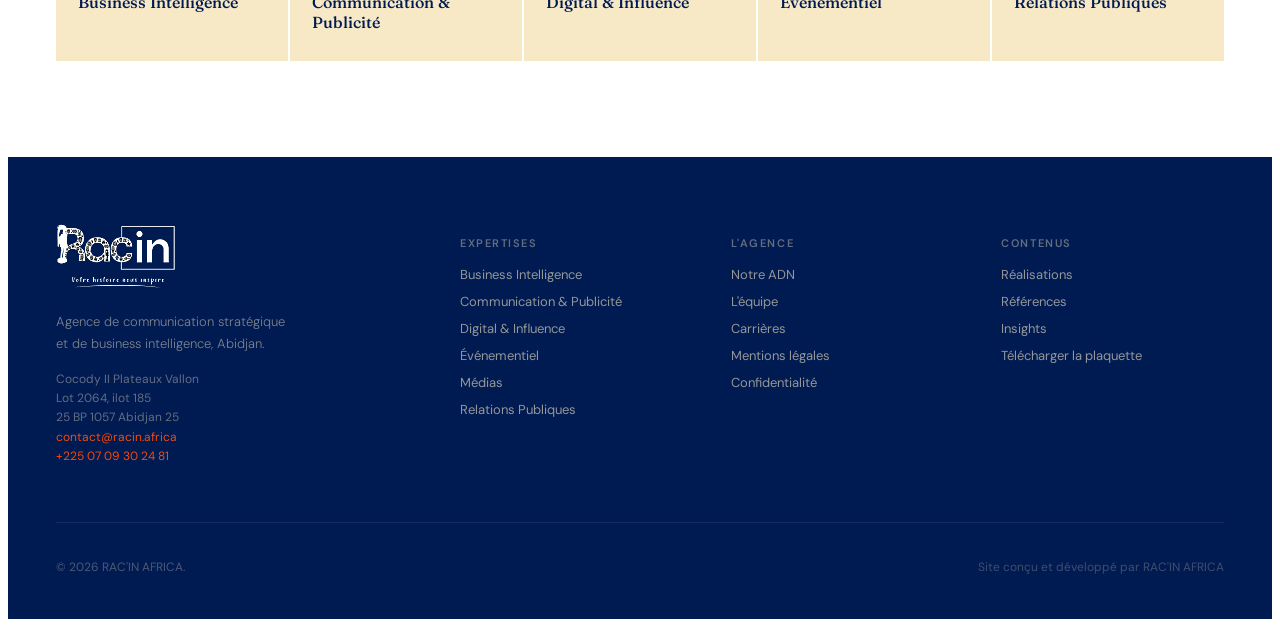
<file: expertises/media.html>
<!DOCTYPE html>
<html lang="fr">
<head>
  <meta charset="UTF-8">
  <meta name="viewport" content="width=device-width, initial-scale=1.0">
  <link rel="icon" href="../favicon.ico" sizes="any">
  <title>Conseil et achat média en Côte d’Ivoire : plan, achat, contrôle | RAC’IN AFRICA</title>
  <meta name="description" content="Stratégie média, achat d’espace et pige concurrentielle à Abidjan et dans la sous-région. Rémunération transparente et preuve de diffusion à chaque campagne.">
  <link rel="canonical" href="https://www.racin.africa/expertises/media">
  <meta property="og:title" content="Vous payez de la diffusion. Encore faut-il qu’elle ait eu lieu.">
  <meta property="og:description" content="Stratégie média, achat d’espace et pige concurrentielle à Abidjan et dans la sous-région. Rémunération transparente et preuve de diffusion à chaque campagne.">
  <meta property="og:image" content="https://www.racin.africa/og-image.jpg">
  <meta property="og:url" content="https://www.racin.africa/expertises/media">
  <meta property="og:type" content="website">
  <meta property="og:locale" content="fr_CI">
  <meta name="twitter:card" content="summary_large_image">
  <link rel="stylesheet" href="../styles.css">
</head>
<body class="page-expertise page-media">

  <nav class="nav" id="nav">
    <div class="container nav-inner">
      <a href="../index.html" class="nav-logo">
        <img src="../logo.png" alt="RAC'IN AFRICA" class="nav-logo-img">
      </a>
      <div class="nav-links">
        <a href="../index.html#expertises">Expertises</a>
        <a href="../index.html#realisations">Réalisations</a>
        <a href="../references.html">Références</a>
        <a href="../index.html#agence">Agence</a>
        <a href="../index.html#insights">Insights</a>
        <a href="../carrieres.html">Carrières</a>
        <a href="../index.html#contact" class="btn-vermillion nav-cta">Contact</a>
      </div>
      <button class="nav-hamburger" id="nav-hamburger" aria-label="Ouvrir le menu">
        <span></span>
        <span></span>
        <span></span>
      </button>
    </div>
    <div class="nav-mobile" id="nav-mobile">
      <a href="../index.html#expertises">Expertises</a>
      <a href="../index.html#realisations">Réalisations</a>
      <a href="../references.html">Références</a>
      <a href="../index.html#agence">Agence</a>
      <a href="../index.html#insights">Insights</a>
      <a href="../carrieres.html">Carrières</a>
      <a href="../index.html#contact" class="btn-vermillion nav-mobile-cta">Contact</a>
    </div>
  </nav>

  <main>
    <!-- Hero -->
    <section class="bi-hero me-hero" id="top">
      <div class="bi-hero-bg" aria-hidden="true">
        <div class="bi-hero-grid"></div>
        <div class="bi-hero-halo"></div>
        <div class="me-hero-compare">
          <div class="me-hero-col">
            <span class="me-hero-col-label">Acheté</span>
            <span class="me-hero-line"></span>
            <span class="me-hero-line"></span>
            <span class="me-hero-line me-hero-line--short"></span>
          </div>
          <div class="me-hero-col me-hero-col--diff">
            <span class="me-hero-col-label">Diffusé</span>
            <span class="me-hero-line"></span>
            <span class="me-hero-line me-hero-line--gap"></span>
            <span class="me-hero-line me-hero-line--short"></span>
            <span class="me-hero-gap-tag">Écart</span>
          </div>
        </div>
      </div>
      <div class="container bi-hero-inner">
        <nav class="bi-breadcrumb hero-text-1" aria-label="Fil d'Ariane">
          <a href="../index.html">Accueil</a>
          <span aria-hidden="true">/</span>
          <a href="../index.html#expertises">Expertises</a>
          <span aria-hidden="true">/</span>
          <span>Média</span>
        </nav>
        <p class="section-label hero-text-1">Expertise 05</p>
        <h1 class="bi-hero-title hero-text-2">Média</h1>
        <p class="bi-hero-sub hero-text-3">Vous payez de la diffusion. Encore faut-il qu’elle ait eu lieu.</p>
        <p class="bi-hero-chapo hero-text-4">Stratégie média, plan, achat d’espace, pige et veille concurrentielle. Sur la Côte d’Ivoire et les marchés voisins. Avec, à la fin, la preuve de ce qui est réellement passé.</p>
        <p class="com-chain hero-text-4">
          <a href="communication-publicite.html">Communication</a>
          <span aria-hidden="true">→</span>
          <strong>Média</strong>
          <span aria-hidden="true">→</span>
          <a href="digital-influence.html">Digital</a>
        </p>
      </div>
    </section>

    <!-- Bloc 1 — L'argent (contractuel, austère) -->
    <section class="bi-section me-money" id="remuneration">
      <div class="container me-money-inner reveal">
        <span class="bi-block-num bi-block-num--light">01</span>
        <p class="section-label">L’argent, tout de suite</p>
        <h2 class="section-title section-title--light">Commençons par la question<br><em>que vous vous posez</em></h2>
        <div class="me-money-body">
          <p>Comment une agence média gagne-t-elle sa vie&nbsp;? Si sa rémunération dépend du volume que vous dépensez, elle a intérêt à ce que vous dépensiez plus. Si elle varie selon le support choisi, elle a intérêt à vous orienter vers certains supports.</p>
          <p>Nous ne prétendrons pas que ce conflit n’existe pas. Nous le neutralisons.</p>
          <p class="me-money-principle">Notre mode de rémunération vous est présenté par écrit avant le premier achat, dans la proposition, pas dans une note de bas de page. Il ne change pas selon le média retenu. Vous pouvez donc lire notre recommandation en sachant que nous ne gagnons rien de plus à vous conseiller la télévision plutôt que la radio.</p>
          <p class="me-money-close">Cela ne se discute pas en rendez-vous. C’est écrit, chaque fois.</p>
        </div>
      </div>
    </section>

    <!-- Bloc 2 — Le problème -->
    <section class="bi-section bi-problem">
      <div class="container bi-split">
        <div class="bi-split-label reveal">
          <span class="bi-block-num">02</span>
          <p class="section-label">Le problème réel</p>
        </div>
        <div class="bi-split-body reveal reveal-delay-1">
          <h2 class="bi-h2">Le plan payé et la diffusion réelle<br><em>sont deux choses différentes</em></h2>
          <p>Votre spot devait passer à 20h14. Est-il passé&nbsp;? Vos quarante faces ont-elles été posées, toutes, et le sont-elles encore trois semaines plus tard, ou recouvertes par un concurrent&nbsp;? Votre insertion est-elle sortie au bon format, à la bonne page&nbsp;?</p>
          <p>Posez la question à votre agence actuelle. Demandez la preuve, pas le plan.</p>
          <p class="bi-pull">Dans la plupart des cas, personne ne vérifie. L’annonceur reçoit un plan de campagne à l’avance et une facture à la fin. Entre les deux, un angle mort de plusieurs millions de francs.</p>
        </div>
      </div>
    </section>

    <!-- Bloc 3 — Rapport de conformité (2 colonnes) -->
    <section class="bi-section me-report" id="conformite">
      <div class="container">
        <div class="me-report-header reveal">
          <span class="bi-block-num">03</span>
          <p class="section-label">Ce que nous livrons à la place</p>
          <h2 class="section-title">Le rapport de conformité<br><em>de diffusion</em></h2>
          <p class="me-report-lead">Une seule page de synthèse, adossée aux justificatifs. Elle compare deux colonnes : ce que vous avez acheté, et ce qui est effectivement passé.</p>
        </div>

        <div class="me-compare reveal reveal-delay-1" aria-hidden="true">
          <div class="me-compare-col">
            <h3>Acheté</h3>
            <ul>
              <li>Spot TV · 20h14 · 30&nbsp;s</li>
              <li>40 faces affichage · 3 semaines</li>
              <li>Insertion presse · page 7</li>
              <li>Campagne digitale · budget fixé</li>
            </ul>
          </div>
          <div class="me-compare-col me-compare-col--out">
            <h3>Diffusé</h3>
            <ul>
              <li>Spot TV · 20h14 · <span class="me-ok">confirmé</span></li>
              <li>37 faces · <span class="me-gap">3 manquantes</span></li>
              <li>Insertion · <span class="me-ok">exemplaire OK</span></li>
              <li>Digital · <span class="me-ok">compte client</span></li>
            </ul>
          </div>
        </div>

        <ul class="me-report-list reveal reveal-delay-2">
          <li><strong>Audiovisuel</strong> — relevé des passages confronté au plan, écarts signalés</li>
          <li><strong>Affichage</strong> — photographies datées et localisées de chaque face, en début et en fin de période</li>
          <li><strong>Presse</strong> — exemplaires justificatifs</li>
          <li><strong>Digital</strong> — rapports de plateforme, comptes détenus à votre nom</li>
          <li><strong>Manquants</strong> — rattrapage négocié auprès de la régie, ou avoir</li>
        </ul>
        <p class="me-report-close reveal reveal-delay-3">Ce document sert deux fois. Il vous dit ce que vous avez réellement acheté. Et il vous donne, l’année suivante, un argument de négociation que personne d’autre n’a.</p>
      </div>
    </section>

    <!-- Bloc 4 — Deux vérités -->
    <section class="bi-section bi-lesson me-truths">
      <div class="container">
        <div class="bi-lesson-header reveal">
          <span class="bi-block-num bi-block-num--light">04</span>
          <p class="section-label">Deux vérités sur ce marché</p>
          <h2 class="section-title section-title--light">Ce que nous disons à nos clients<br><em>dès la première réunion</em></h2>
        </div>
        <div class="di-rules-grid">
          <article class="di-rule reveal reveal-delay-1">
            <span class="di-rule-num">01</span>
            <h3>Les investissements concurrents sont une fiction utile</h3>
            <p>Les montants issus de la pige se calculent sur les tarifs bruts affichés. Comme personne ne paie le brut, ces chiffres sont systématiquement surévalués. Ils restent précieux pour lire une stratégie, une saisonnalité, un choix de supports. Ils ne valent rien comme référence de budget. Nous vous livrons donc la structure, pas le montant.</p>
          </article>
          <article class="di-rule reveal reveal-delay-2">
            <span class="di-rule-num">02</span>
            <h3>La radio de proximité est le média le plus sous-investi du pays</h3>
            <p>Beaucoup de marques concentrent leur budget sur la télévision et le digital d’Abidjan, où se trouve la vitrine. Le volume, lui, est souvent ailleurs : sur des radios locales, dans les langues du terrain, pour une fraction du coût au contact. Nous le disons même quand cela réduit le budget que nous plaçons.</p>
          </article>
        </div>
      </div>
    </section>

    <!-- Bloc 5 — Périmètre -->
    <section class="bi-section bi-devices">
      <div class="container">
        <div class="bi-devices-header reveal">
          <span class="bi-block-num">05</span>
          <p class="section-label">Ce que nous faisons</p>
          <h2 class="section-title">Le périmètre</h2>
        </div>
        <div class="com-produce-grid">
          <article class="bi-device reveal reveal-delay-1">
            <span class="bi-device-index">01</span>
            <h3>Stratégie et plan média</h3>
            <p>Arbitrage entre médias à partir de la cible réelle et des sources d’audience disponibles, dont nous précisons toujours la date et les limites.</p>
          </article>
          <article class="bi-device reveal reveal-delay-2">
            <span class="bi-device-index">02</span>
            <h3>Achat d’espace</h3>
            <p>Audiovisuel, radio, affichage, presse, digital. Négociation, réservation, suivi.</p>
          </article>
          <article class="bi-device reveal reveal-delay-3">
            <span class="bi-device-index">03</span>
            <h3>Pige et veille concurrentielle</h3>
            <p>Ce que font vos concurrents, où et quand. Lecture stratégique plutôt que tableau de montants.</p>
          </article>
          <article class="bi-device reveal reveal-delay-4">
            <span class="bi-device-index">04</span>
            <h3>Contrôle de diffusion</h3>
            <p>Le rapport de conformité, systématique, inclus.</p>
          </article>
          <article class="bi-device bi-device--wide reveal reveal-delay-5">
            <span class="bi-device-index">05</span>
            <h3>Couverture régionale</h3>
            <p>Côte d’Ivoire et marchés voisins de l’UEMOA, avec des relais locaux identifiés.</p>
          </article>
        </div>
      </div>
    </section>

    <!-- Bloc 6 — Chiffre -->
    <section class="bi-section bi-proof js-stats" id="me-proof">
      <div class="container">
        <div class="bi-proof-header reveal">
          <span class="bi-block-num bi-block-num--light">06</span>
          <p class="section-label">Chiffre</p>
          <h2 class="section-title section-title--light">Un plan, une preuve.<br><em>Sans exception.</em></h2>
        </div>
        <div class="com-proof-grid reveal reveal-delay-1">
          <div class="bi-proof-stat">
            <span class="stat-number" data-target="22">0</span>
            <p class="bi-proof-label">plans média pilotés depuis 2021</p>
          </div>
          <div class="bi-proof-stat">
            <span class="stat-number" data-target="22">0</span>
            <p class="bi-proof-label">rapports de conformité remis</p>
          </div>
        </div>
      </div>
    </section>

    <!-- Secteurs + expertises liées -->
    <section class="bi-section bi-sectors">
      <div class="container reveal">
        <p class="section-label">Secteurs concernés</p>
        <div class="bi-sectors-row">
          <span>Agro-industrie et grande consommation</span>
          <span>Banque et finance</span>
          <span>Mines et énergie</span>
        </div>
      </div>
    </section>

    <section class="bi-section com-linked">
      <div class="container">
        <div class="com-linked-header reveal">
          <p class="section-label">Expertises liées</p>
          <h2 class="section-title">Création, digital,<br><em>mesure</em></h2>
        </div>
        <div class="com-linked-grid">
          <a href="communication-publicite.html" class="com-linked-card reveal reveal-delay-1">
            <span class="com-linked-dir">En amont</span>
            <strong>Communication & Publicité</strong>
            <p>La campagne conçue pour arriver intacte jusqu’à la diffusion.</p>
          </a>
          <a href="digital-influence.html" class="com-linked-card reveal reveal-delay-2">
            <span class="com-linked-dir">Achat en ligne</span>
            <strong>Digital & Influence</strong>
            <p>Compte publicitaire au nom du client, données et historique inclus.</p>
          </a>
          <a href="business-intelligence.html" class="com-linked-card reveal reveal-delay-3">
            <span class="com-linked-dir">Mesure</span>
            <strong>Business Intelligence</strong>
            <p>Quand il faut aller au-delà des sources d’audience disponibles.</p>
          </a>
        </div>
      </div>
    </section>

    <!-- Questions fréquentes -->
    <section class="bi-section bi-faq" id="faq">
      <div class="container reveal">
        <p class="section-label">Questions fréquentes</p>
        <h2 class="section-title">Cinq questions<br><em>que vous vous posez vraiment</em></h2>
        <div class="bi-faq-list">
          <div class="bi-faq-item" id="faq-1">
            <button class="bi-faq-trigger" aria-expanded="true" aria-controls="faq-1-answer">
              <span class="bi-faq-question">Comment êtes-vous rémunérés ?</span>
              <span class="bi-faq-icon" aria-hidden="true"></span>
            </button>
            <div class="bi-faq-answer" id="faq-1-answer">
              <p>Notre mode de rémunération vous est présenté par écrit dans la proposition, avant le premier achat, et il ne varie pas selon le média retenu. Vous pouvez donc lire notre recommandation en sachant que nous ne gagnons rien de plus à vous orienter vers la télévision plutôt que vers la radio. Le montant se discute en rendez-vous, le principe est le même pour tous nos clients.</p>
            </div>
          </div>
          <div class="bi-faq-item" id="faq-2">
            <button class="bi-faq-trigger" aria-expanded="false" aria-controls="faq-2-answer">
              <span class="bi-faq-question">Travaillez-vous en direct avec les régies ?</span>
              <span class="bi-faq-icon" aria-hidden="true"></span>
            </button>
            <div class="bi-faq-answer" id="faq-2-answer">
              <p>Selon les supports, en direct ou via une centrale. Nous préférons le dire franchement plutôt que de laisser croire : passer par une centrale sur certains supports n'est pas un défaut, le dissimuler en serait un. Vous savez dans la proposition par quel canal chaque achat est passé.</p>
            </div>
          </div>
          <div class="bi-faq-item" id="faq-3">
            <button class="bi-faq-trigger" aria-expanded="false" aria-controls="faq-3-answer">
              <span class="bi-faq-question">Sur quelles données d'audience vous appuyez-vous ?</span>
              <span class="bi-faq-icon" aria-hidden="true"></span>
            </button>
            <div class="bi-faq-answer" id="faq-3-answer">
              <p>Sur les sources disponibles du marché, dont nous vous indiquons systématiquement la date et le périmètre. C'est une précision qui compte : la mesure d'audience en Côte d'Ivoire est périodique et couvre principalement les zones urbaines. Toute recommandation portant sur l'intérieur du pays s'appuie donc en partie sur autre chose, et nous vous disons sur quoi plutôt que de présenter une estimation comme une mesure.</p>
            </div>
          </div>
          <div class="bi-faq-item" id="faq-4">
            <button class="bi-faq-trigger" aria-expanded="false" aria-controls="faq-4-answer">
              <span class="bi-faq-question">Le compte publicitaire digital est-il à notre nom ?</span>
              <span class="bi-faq-icon" aria-hidden="true"></span>
            </button>
            <div class="bi-faq-answer" id="faq-4-answer">
              <p>Oui. Le compte est ouvert au nom de votre entreprise, pas au nôtre. Vos données d'audience, votre historique de campagne et vos audiences constituées vous appartiennent et restent chez vous si vous changez d'agence. Nous y accédons comme prestataire, avec des droits que vous pouvez retirer à tout moment.</p>
            </div>
          </div>
          <div class="bi-faq-item" id="faq-5">
            <button class="bi-faq-trigger" aria-expanded="false" aria-controls="faq-5-answer">
              <span class="bi-faq-question">Que se passe-t-il si un support ne diffuse pas ce qui était prévu ?</span>
              <span class="bi-faq-icon" aria-hidden="true"></span>
            </button>
            <div class="bi-faq-answer" id="faq-5-answer">
              <p>Le rapport de conformité l'établit, support par support : relevé des passages pour l'audiovisuel, photographies datées pour l'affichage, exemplaires justificatifs pour la presse. Les manquants font l'objet d'un rattrapage négocié auprès de la régie, ou d'un avoir. Cette vérification est incluse, elle ne se facture pas en supplément.</p>
            </div>
          </div>
        </div>
      </div>
    </section>

    <!-- CTA -->
    <section class="bi-cta" id="verifier">
      <div class="container bi-cta-inner reveal">
        <p class="section-label">Appel à l’action</p>
        <h2 class="section-title section-title--light">Un plan en cours&nbsp;?</h2>
        <p class="bi-cta-text">Envoyez-nous votre dernier plan média et sa facturation. Nous vous dirons ce qui a réellement été diffusé et où l’argent est parti. Sans engagement de votre part.</p>
        <a href="../index.html#contact" class="btn-vermillion btn-lg">
          Faire vérifier un plan média
          <svg width="16" height="16" viewBox="0 0 16 16" fill="none" aria-hidden="true"><path d="M3 8h10M9 4l4 4-4 4" stroke="currentColor" stroke-width="1.5" stroke-linecap="round" stroke-linejoin="round"/></svg>
        </a>
      </div>
    </section>

    <!-- Autres expertises -->
    <section class="bi-section bi-more">
      <div class="container">
        <div class="bi-more-header reveal">
          <p class="section-label">Continuer</p>
          <h2 class="section-title">Les autres expertises</h2>
        </div>
        <div class="bi-more-grid">
          <a href="business-intelligence.html" class="bi-more-card reveal reveal-delay-1">
            <span>01</span>
            <strong>Business Intelligence</strong>
          </a>
          <a href="communication-publicite.html" class="bi-more-card reveal reveal-delay-2">
            <span>02</span>
            <strong>Communication & Publicité</strong>
          </a>
          <a href="digital-influence.html" class="bi-more-card reveal reveal-delay-3">
            <span>03</span>
            <strong>Digital & Influence</strong>
          </a>
          <a href="evenementiel.html" class="bi-more-card reveal reveal-delay-4">
            <span>04</span>
            <strong>Événementiel</strong>
          </a>
          <a href="relations-publiques.html" class="bi-more-card reveal reveal-delay-5">
            <span>06</span>
            <strong>Relations Publiques</strong>
          </a>
        </div>
      </div>
    </section>
  </main>

  <footer class="footer">
    <div class="container">
      <div class="footer-grid">
        <div class="footer-brand">
          <a href="../index.html" class="nav-logo">
            <img src="../logo.png" alt="RAC'IN AFRICA" class="nav-logo-img">
          </a>
          <p class="footer-desc">Agence de communication stratégique et de business intelligence, Abidjan.</p>
          <address class="footer-address">
            Cocody II Plateaux Vallon<br>
            Lot 2064, ilot 185<br>
            25 BP 1057 Abidjan 25<br>
            <a href="mailto:contact@racin.africa">contact@racin.africa</a><br>
            <a href="tel:+2250709302481">+225 07 09 30 24 81</a>
          </address>
        </div>
        <div class="footer-col">
          <h4 class="footer-col-title">Expertises</h4>
          <a href="business-intelligence.html">Business Intelligence</a>
          <a href="communication-publicite.html">Communication & Publicité</a>
          <a href="digital-influence.html">Digital & Influence</a>
          <a href="evenementiel.html">Événementiel</a>
          <a href="media.html">Médias</a>
          <a href="relations-publiques.html">Relations Publiques</a>
        </div>
        <div class="footer-col">
          <h4 class="footer-col-title">L'agence</h4>
          <a href="../index.html#agence">Notre ADN</a>
          <a href="../index.html#agence">L'équipe</a>
          <a href="../carrieres.html">Carrières</a>
          <a href="../mentions-legales.html">Mentions légales</a>
          <a href="../confidentialite.html">Confidentialité</a>
        </div>
        <div class="footer-col">
          <h4 class="footer-col-title">Contenus</h4>
          <a href="../index.html#realisations">Réalisations</a>
          <a href="../references.html">Références</a>
          <a href="../index.html#insights">Insights</a>
          <a href="../plaquette.pdf" download>Télécharger la plaquette</a>
        </div>
      </div>
      <div class="footer-bottom">
        <p>© 2026 RAC'IN AFRICA.</p>
        <p>Site conçu et développé par RAC'IN AFRICA</p>
      </div>
    </div>
  </footer>

  <script src="../main.js"></script>
</body>
</html>
</file>
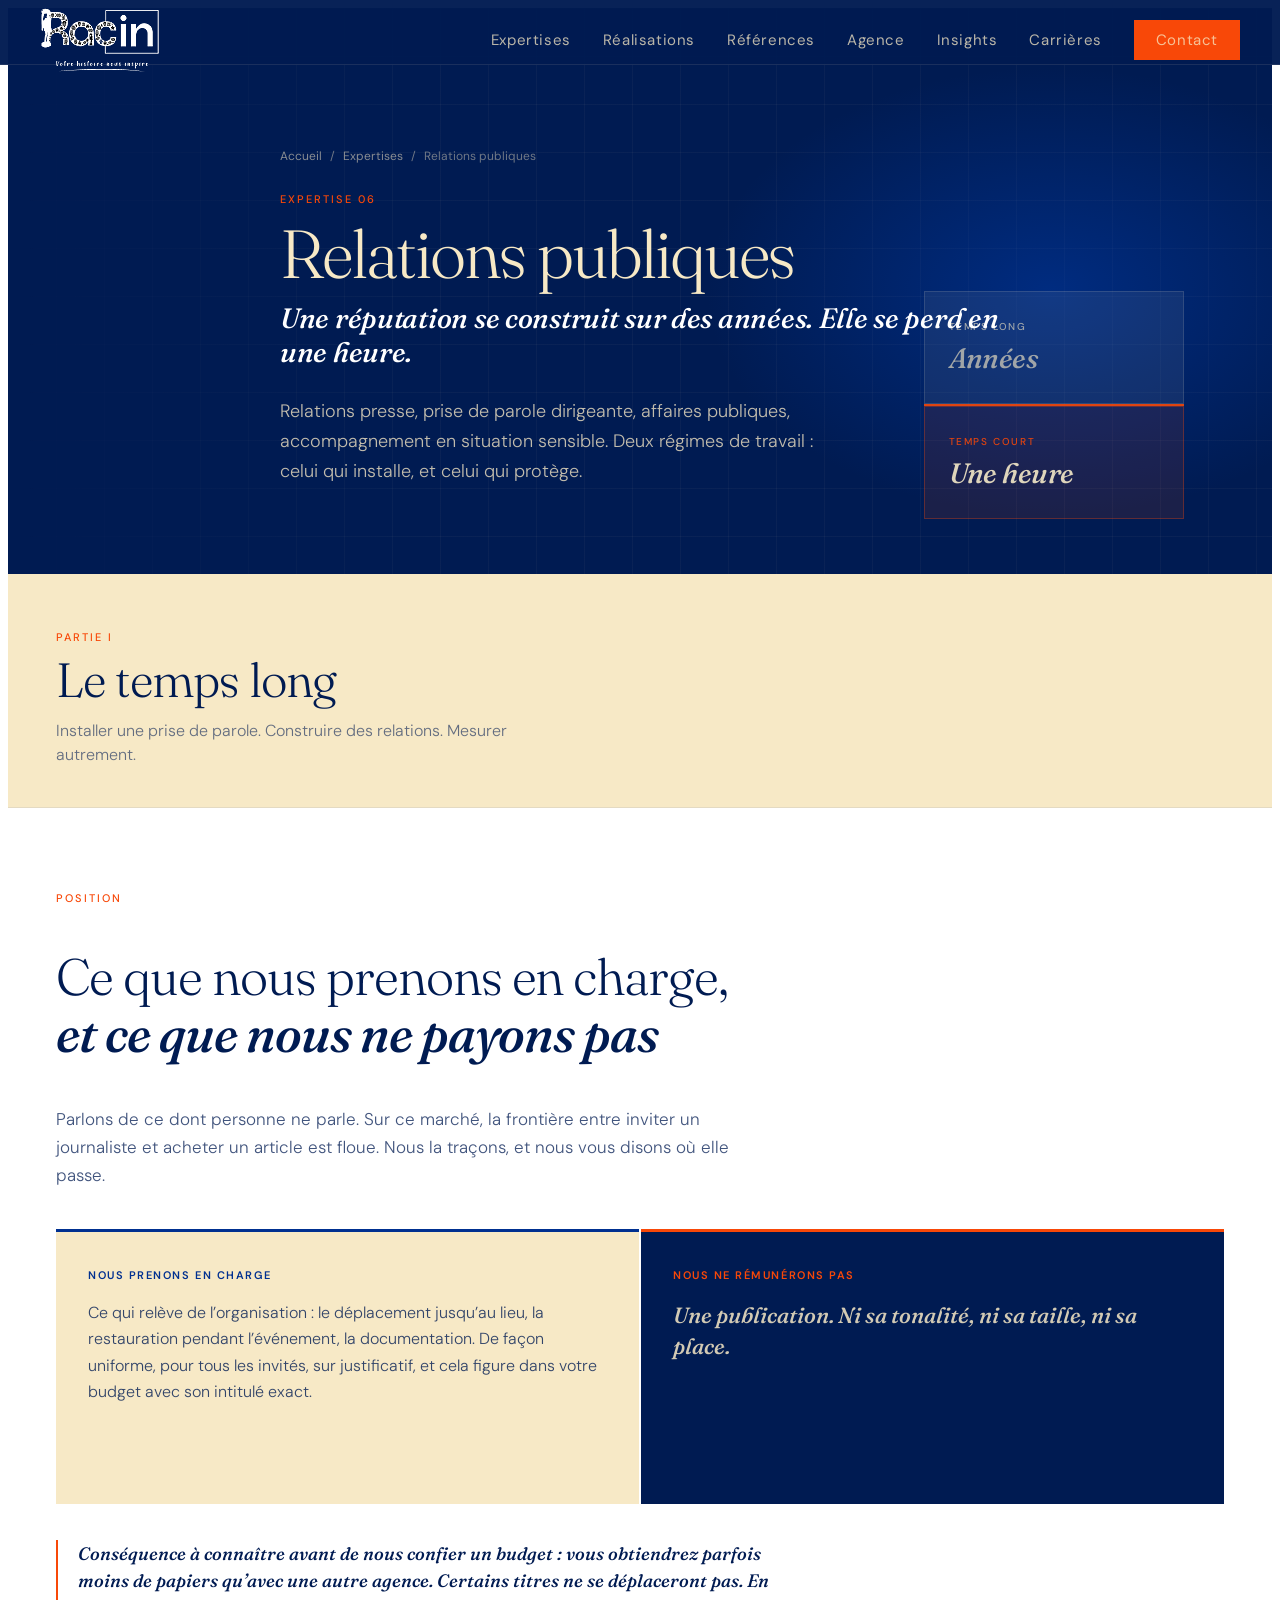
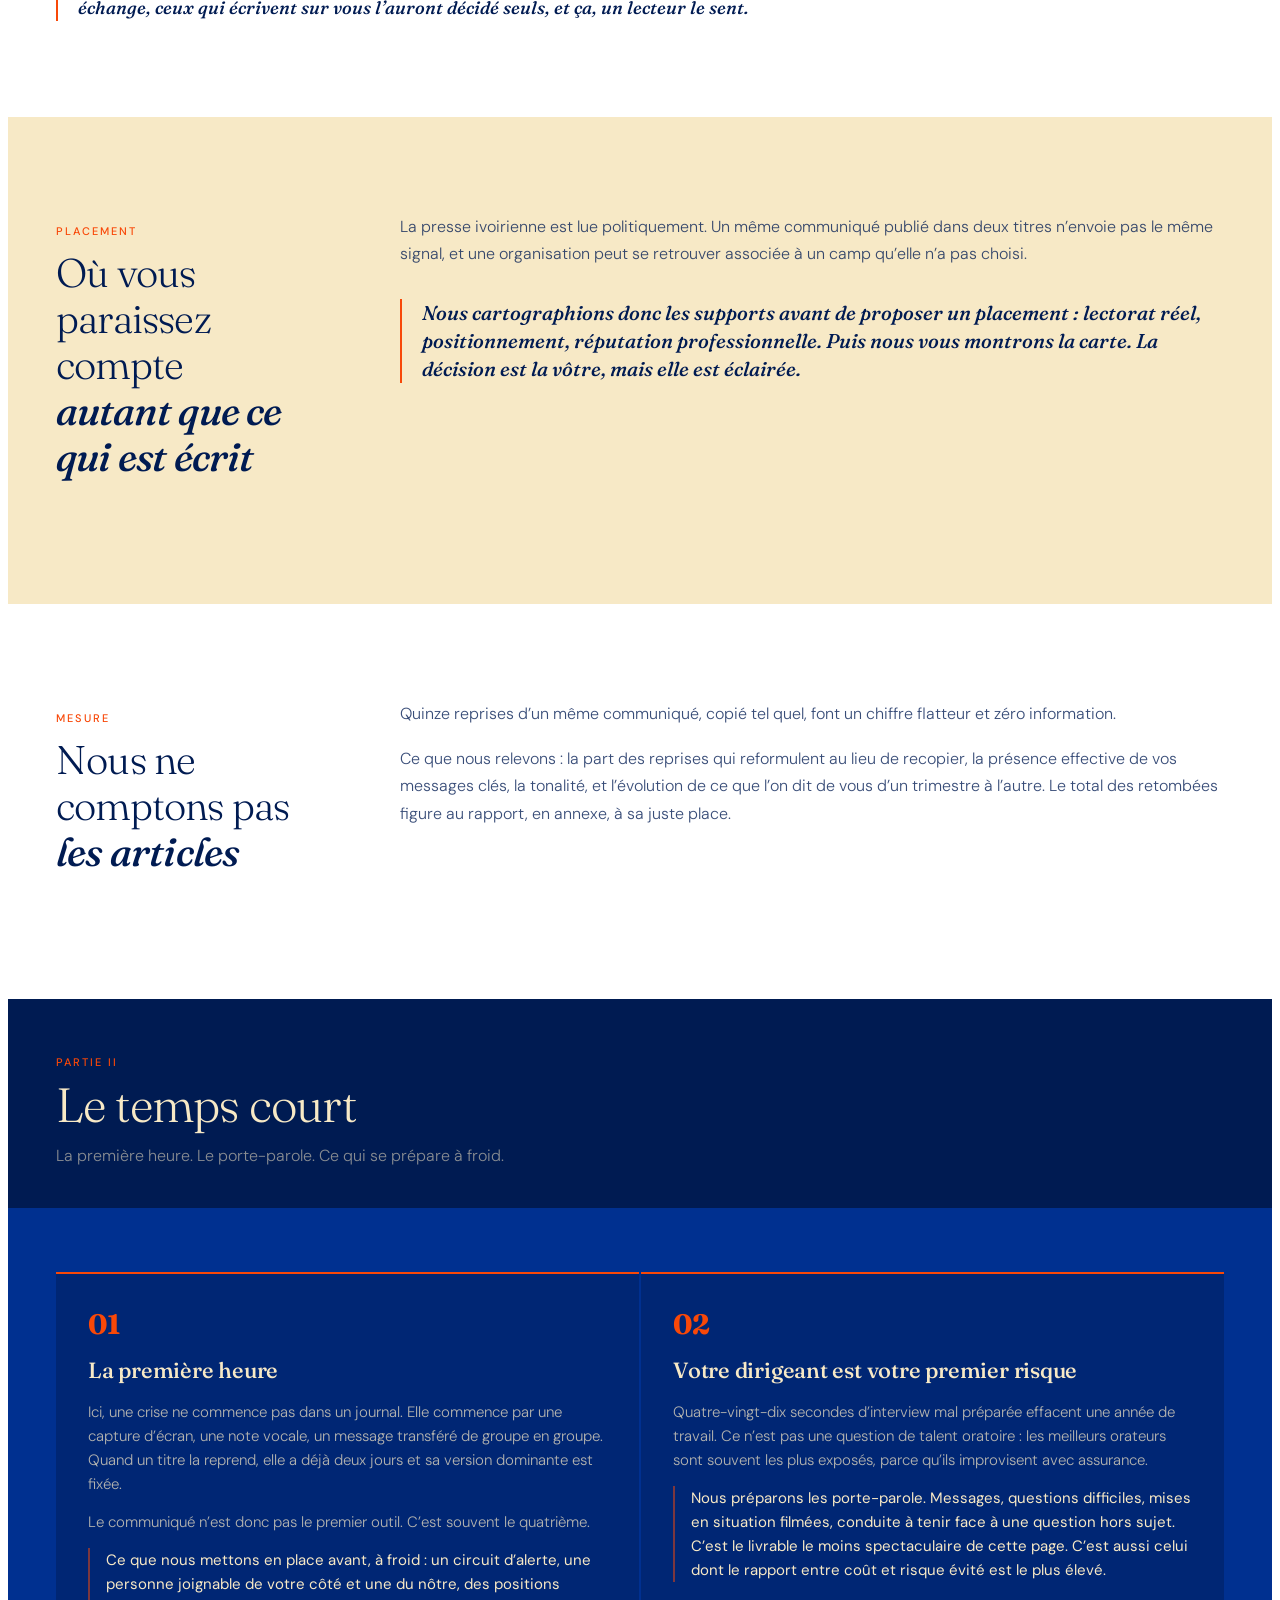
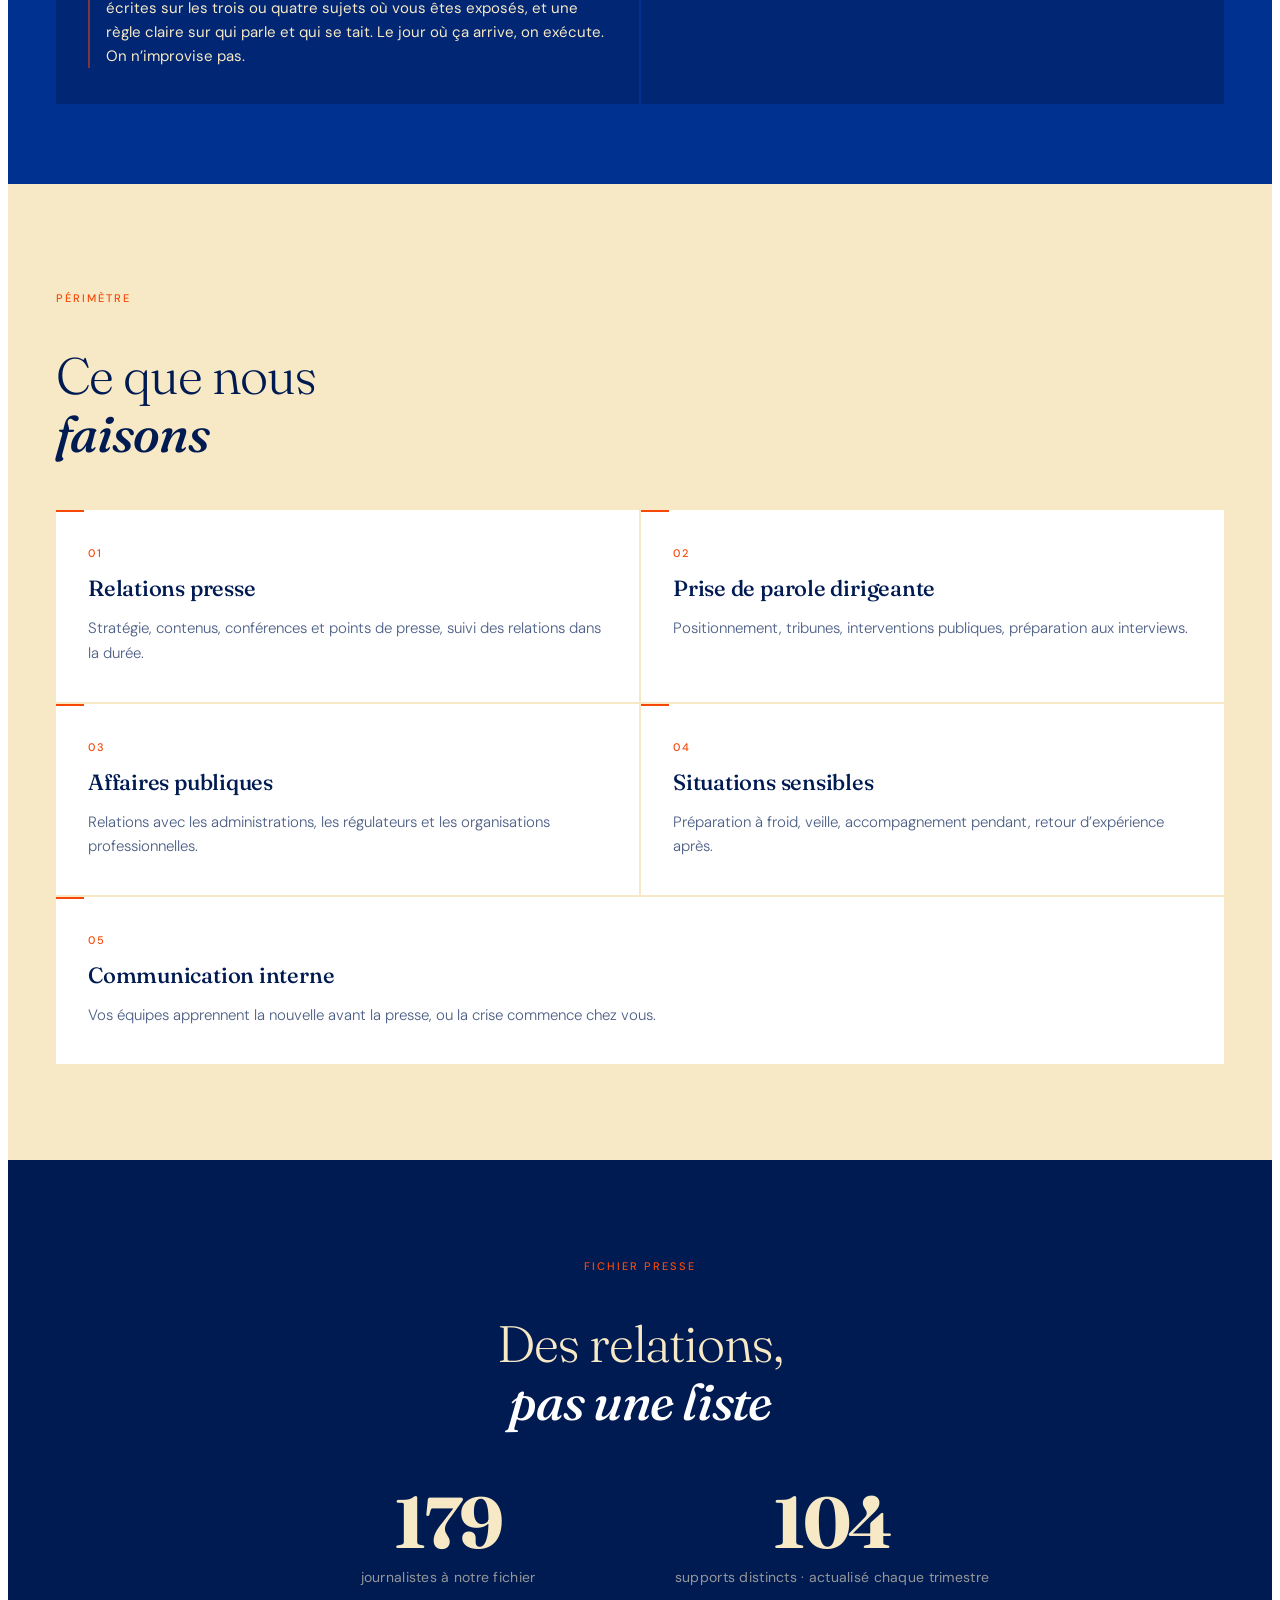
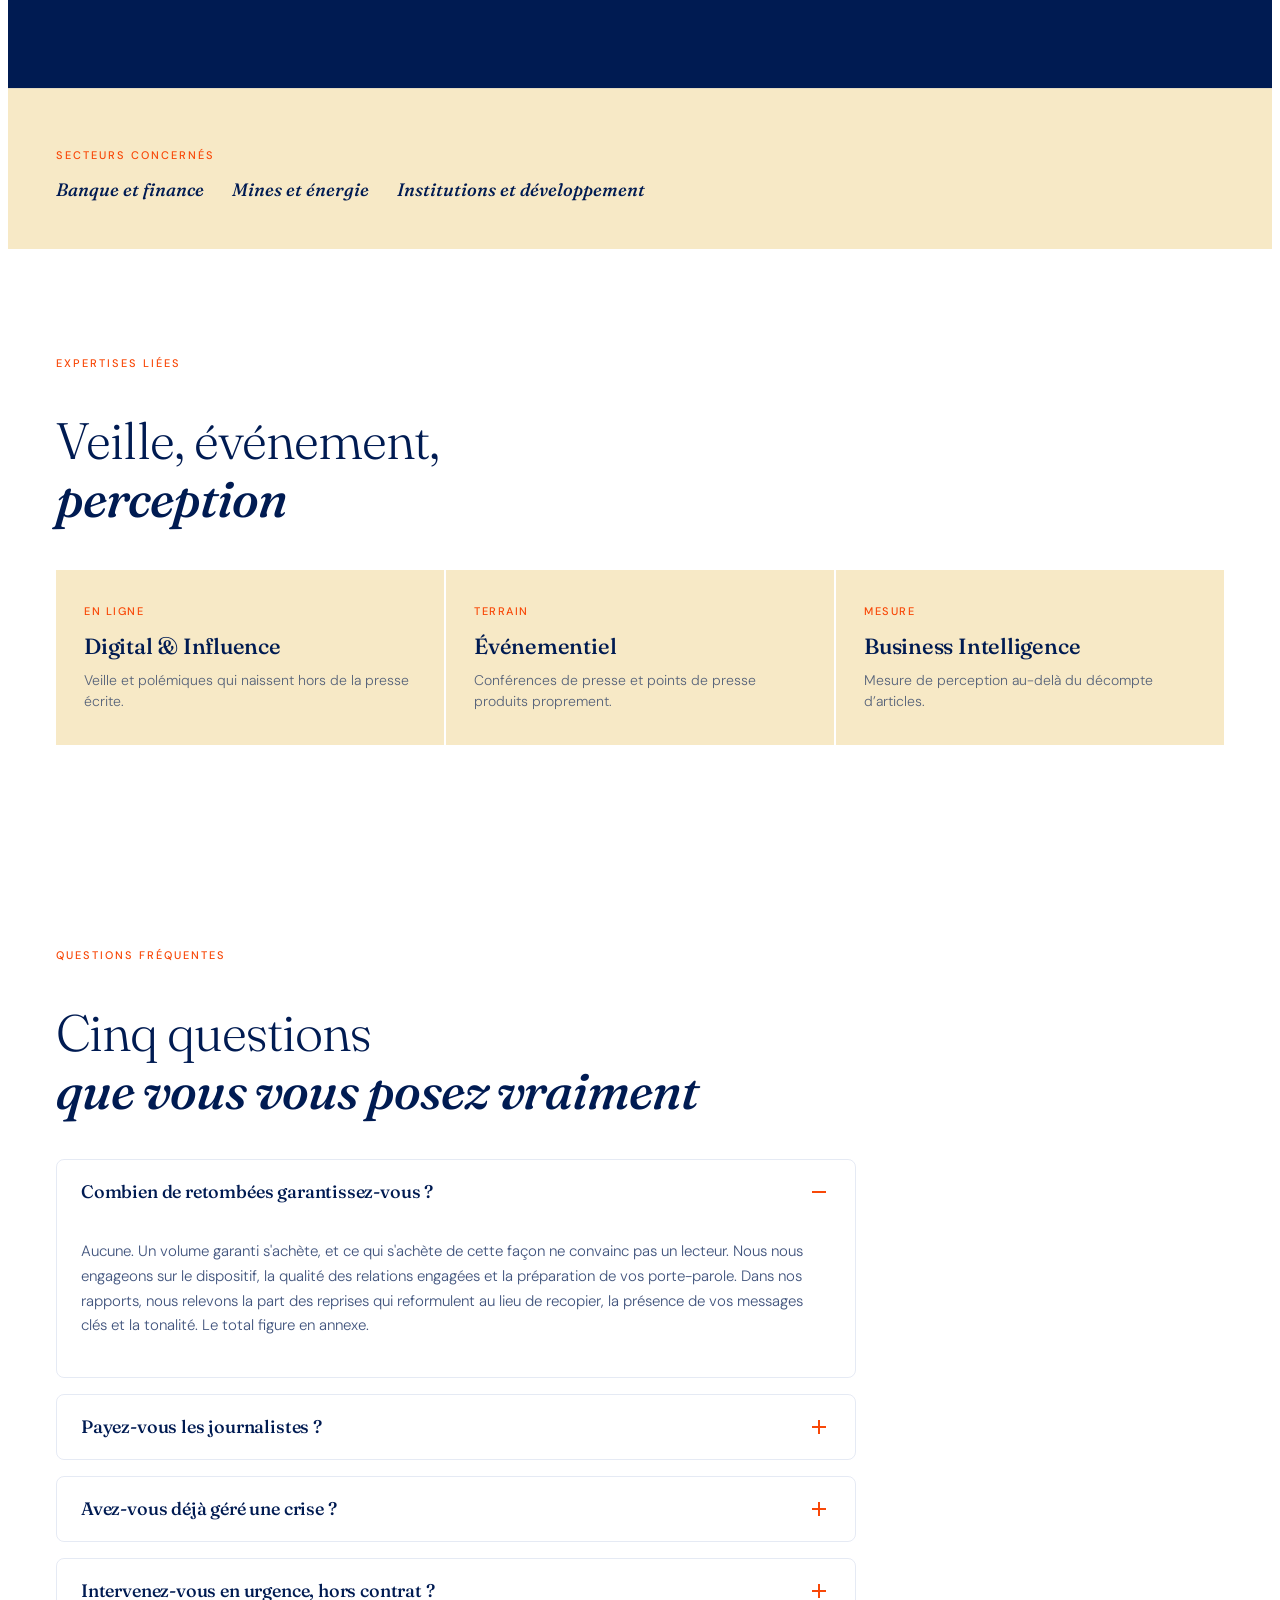
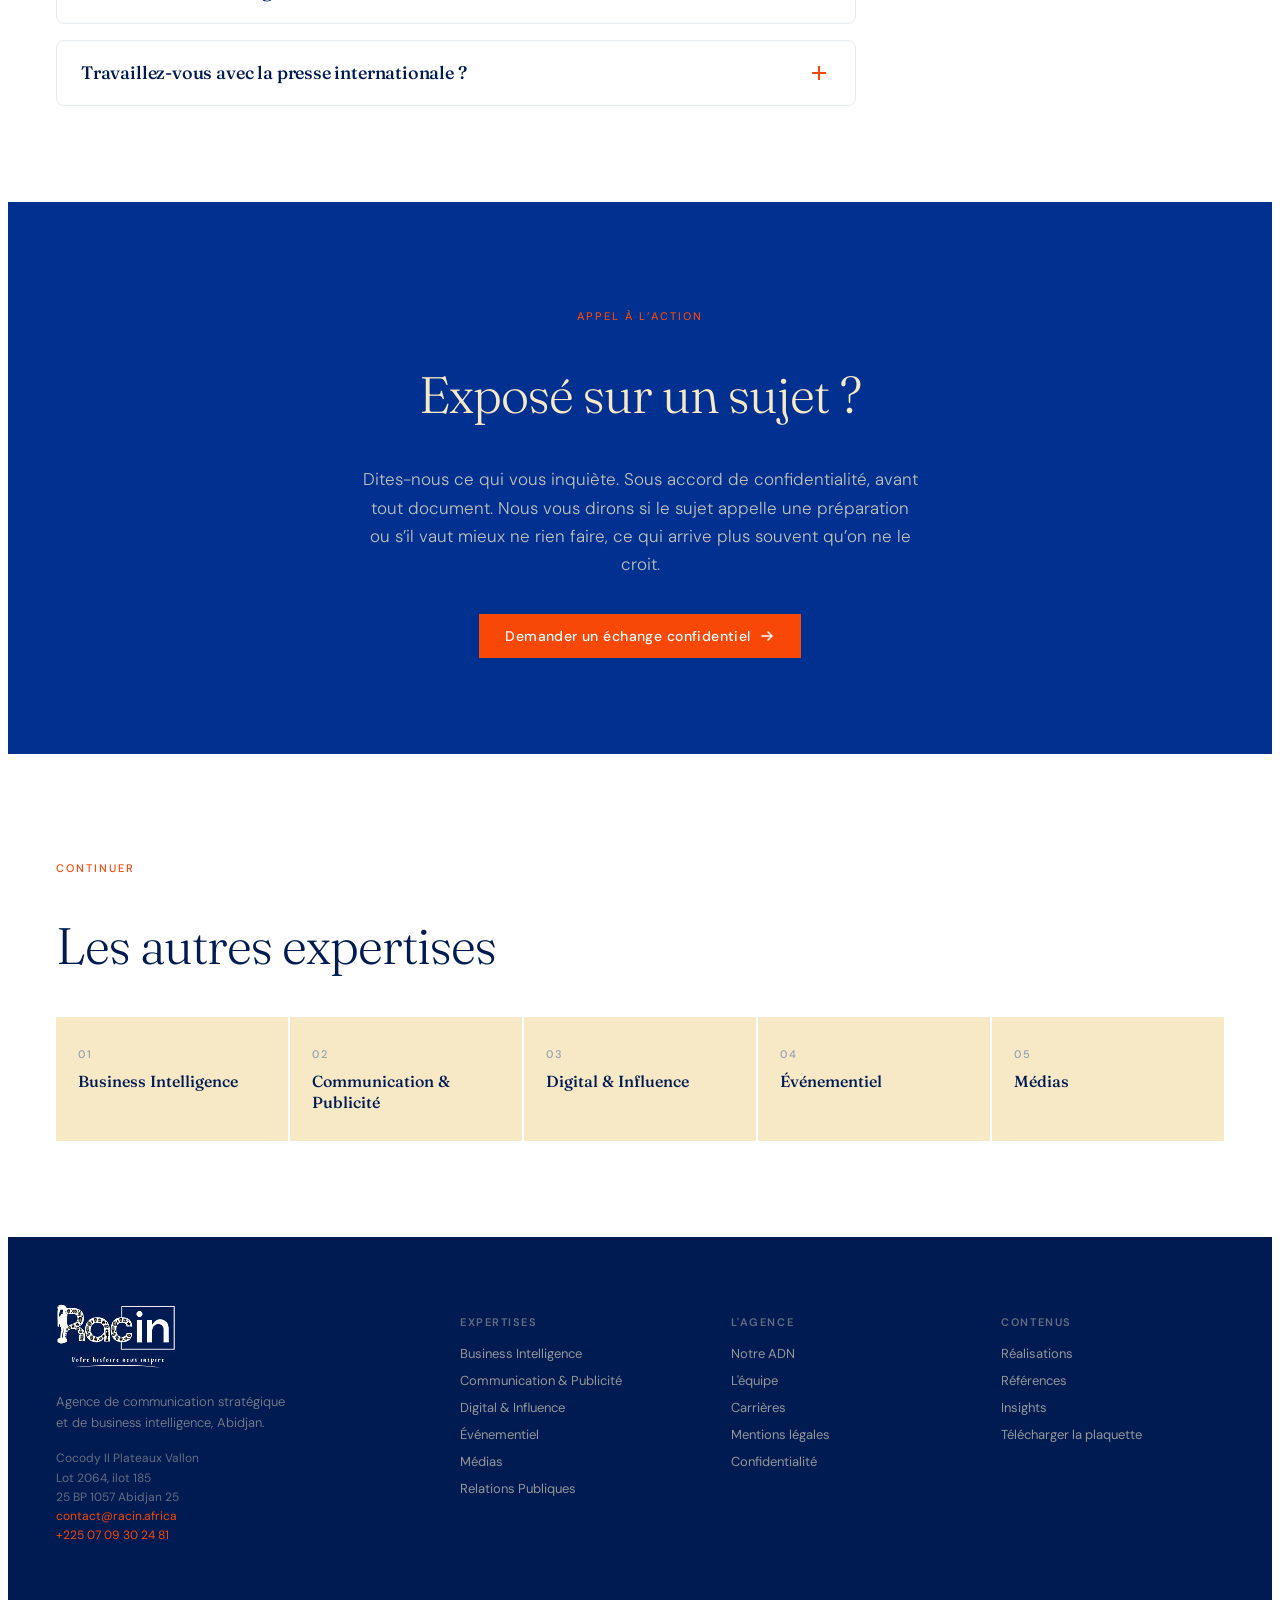
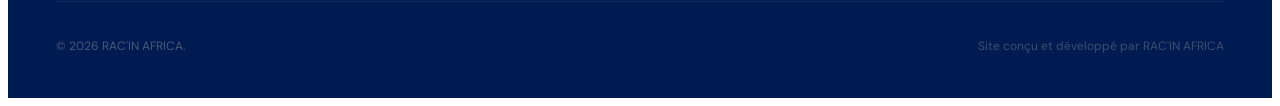
<file: expertises/relations-publiques.html>
<!DOCTYPE html>
<html lang="fr">
<head>
  <meta charset="UTF-8">
  <meta name="viewport" content="width=device-width, initial-scale=1.0">
  <link rel="icon" href="../favicon.ico" sizes="any">
  <title>Relations presse et gestion de réputation à Abidjan | RAC’IN AFRICA</title>
  <meta name="description" content="Relations presse, prise de parole dirigeante, affaires publiques et accompagnement en situation sensible en Côte d’Ivoire. Des relations construites, pas achetées.">
  <link rel="canonical" href="https://www.racin.africa/expertises/relations-publiques">
  <meta property="og:title" content="Une réputation se construit sur des années. Elle se perd en une heure.">
  <meta property="og:description" content="Relations presse, prise de parole dirigeante, affaires publiques et accompagnement en situation sensible en Côte d’Ivoire. Des relations construites, pas achetées.">
  <meta property="og:image" content="https://www.racin.africa/og-image.jpg">
  <meta property="og:url" content="https://www.racin.africa/expertises/relations-publiques">
  <meta property="og:type" content="website">
  <meta property="og:locale" content="fr_CI">
  <meta name="twitter:card" content="summary_large_image">
  <link rel="stylesheet" href="../styles.css">
</head>
<body class="page-expertise page-rp">

  <nav class="nav" id="nav">
    <div class="container nav-inner">
      <a href="../index.html" class="nav-logo">
        <img src="../logo.png" alt="RAC'IN AFRICA" class="nav-logo-img">
      </a>
      <div class="nav-links">
        <a href="../index.html#expertises">Expertises</a>
        <a href="../index.html#realisations">Réalisations</a>
        <a href="../references.html">Références</a>
        <a href="../index.html#agence">Agence</a>
        <a href="../index.html#insights">Insights</a>
        <a href="../carrieres.html">Carrières</a>
        <a href="../index.html#contact" class="btn-vermillion nav-cta">Contact</a>
      </div>
      <button class="nav-hamburger" id="nav-hamburger" aria-label="Ouvrir le menu">
        <span></span>
        <span></span>
        <span></span>
      </button>
    </div>
    <div class="nav-mobile" id="nav-mobile">
      <a href="../index.html#expertises">Expertises</a>
      <a href="../index.html#realisations">Réalisations</a>
      <a href="../references.html">Références</a>
      <a href="../index.html#agence">Agence</a>
      <a href="../index.html#insights">Insights</a>
      <a href="../carrieres.html">Carrières</a>
      <a href="../index.html#contact" class="btn-vermillion nav-mobile-cta">Contact</a>
    </div>
  </nav>

  <main>
    <!-- Hero -->
    <section class="bi-hero rp-hero" id="top">
      <div class="bi-hero-bg" aria-hidden="true">
        <div class="bi-hero-grid"></div>
        <div class="bi-hero-halo"></div>
        <div class="rp-hero-tempo">
          <div class="rp-tempo-block rp-tempo-block--long">
            <span>Temps long</span>
            <em>Années</em>
          </div>
          <div class="rp-tempo-divider"></div>
          <div class="rp-tempo-block rp-tempo-block--short">
            <span>Temps court</span>
            <em>Une heure</em>
          </div>
        </div>
      </div>
      <div class="container bi-hero-inner">
        <nav class="bi-breadcrumb hero-text-1" aria-label="Fil d'Ariane">
          <a href="../index.html">Accueil</a>
          <span aria-hidden="true">/</span>
          <a href="../index.html#expertises">Expertises</a>
          <span aria-hidden="true">/</span>
          <span>Relations publiques</span>
        </nav>
        <p class="section-label hero-text-1">Expertise 06</p>
        <h1 class="bi-hero-title hero-text-2">Relations publiques</h1>
        <p class="bi-hero-sub hero-text-3">Une réputation se construit sur des années. Elle se perd en une heure.</p>
        <p class="bi-hero-chapo hero-text-4">Relations presse, prise de parole dirigeante, affaires publiques, accompagnement en situation sensible. Deux régimes de travail : celui qui installe, et celui qui protège.</p>
      </div>
    </section>

    <!-- ========== PARTIE I — TEMPS LONG ========== -->
    <div class="rp-part rp-part--long" id="temps-long">
      <header class="rp-part-banner">
        <div class="container reveal">
          <p class="rp-part-kicker">Partie I</p>
          <h2 class="rp-part-title">Le temps long</h2>
          <p class="rp-part-sub">Installer une prise de parole. Construire des relations. Mesurer autrement.</p>
        </div>
      </header>

      <!-- Prise en charge — bloc le plus lisible -->
      <section class="bi-section rp-policy" id="prise-en-charge">
        <div class="container">
          <div class="rp-policy-header reveal">
            <p class="section-label">Position</p>
            <h2 class="section-title">Ce que nous prenons en charge,<br><em>et ce que nous ne payons pas</em></h2>
            <p class="rp-policy-intro">Parlons de ce dont personne ne parle. Sur ce marché, la frontière entre inviter un journaliste et acheter un article est floue. Nous la traçons, et nous vous disons où elle passe.</p>
          </div>
          <div class="rp-policy-grid reveal reveal-delay-1">
            <article class="rp-policy-card rp-policy-card--yes">
              <span class="rp-policy-tag">Nous prenons en charge</span>
              <p>Ce qui relève de l’organisation : le déplacement jusqu’au lieu, la restauration pendant l’événement, la documentation. De façon uniforme, pour tous les invités, sur justificatif, et cela figure dans votre budget avec son intitulé exact.</p>
            </article>
            <article class="rp-policy-card rp-policy-card--no">
              <span class="rp-policy-tag">Nous ne rémunérons pas</span>
              <p>Une publication. Ni sa tonalité, ni sa taille, ni sa place.</p>
            </article>
          </div>
          <p class="rp-policy-consequence reveal reveal-delay-2">Conséquence à connaître avant de nous confier un budget : vous obtiendrez parfois moins de papiers qu’avec une autre agence. Certains titres ne se déplaceront pas. En échange, ceux qui écrivent sur vous l’auront décidé seuls, et ça, un lecteur le sent.</p>
        </div>
      </section>

      <!-- Cartographie des supports -->
      <section class="bi-section rp-map">
        <div class="container bi-split">
          <div class="bi-split-label reveal">
            <p class="section-label">Placement</p>
            <h2 class="bi-h2">Où vous paraissez compte<br><em>autant que ce qui est écrit</em></h2>
          </div>
          <div class="bi-split-body reveal reveal-delay-1">
            <p>La presse ivoirienne est lue politiquement. Un même communiqué publié dans deux titres n’envoie pas le même signal, et une organisation peut se retrouver associée à un camp qu’elle n’a pas choisi.</p>
            <p class="bi-pull">Nous cartographions donc les supports avant de proposer un placement : lectorat réel, positionnement, réputation professionnelle. Puis nous vous montrons la carte. La décision est la vôtre, mais elle est éclairée.</p>
          </div>
        </div>
      </section>

      <!-- Mesure -->
      <section class="bi-section rp-measure">
        <div class="container bi-split">
          <div class="bi-split-label reveal">
            <p class="section-label">Mesure</p>
            <h2 class="bi-h2">Nous ne comptons pas<br><em>les articles</em></h2>
          </div>
          <div class="bi-split-body reveal reveal-delay-1">
            <p>Quinze reprises d’un même communiqué, copié tel quel, font un chiffre flatteur et zéro information.</p>
            <p>Ce que nous relevons : la part des reprises qui reformulent au lieu de recopier, la présence effective de vos messages clés, la tonalité, et l’évolution de ce que l’on dit de vous d’un trimestre à l’autre. Le total des retombées figure au rapport, en annexe, à sa juste place.</p>
          </div>
        </div>
      </section>
    </div>

    <!-- ========== PARTIE II — TEMPS COURT ========== -->
    <div class="rp-part rp-part--short" id="temps-court">
      <header class="rp-part-banner rp-part-banner--short">
        <div class="container reveal">
          <p class="rp-part-kicker">Partie II</p>
          <h2 class="rp-part-title">Le temps court</h2>
          <p class="rp-part-sub">La première heure. Le porte-parole. Ce qui se prépare à froid.</p>
        </div>
      </header>

      <section class="bi-section rp-crisis">
        <div class="container">
          <div class="rp-crisis-grid">
            <article class="rp-crisis-block reveal">
              <span class="rp-crisis-num">01</span>
              <h3>La première heure</h3>
              <p>Ici, une crise ne commence pas dans un journal. Elle commence par une capture d’écran, une note vocale, un message transféré de groupe en groupe. Quand un titre la reprend, elle a déjà deux jours et sa version dominante est fixée.</p>
              <p>Le communiqué n’est donc pas le premier outil. C’est souvent le quatrième.</p>
              <p class="rp-crisis-emphasis">Ce que nous mettons en place avant, à froid : un circuit d’alerte, une personne joignable de votre côté et une du nôtre, des positions écrites sur les trois ou quatre sujets où vous êtes exposés, et une règle claire sur qui parle et qui se tait. Le jour où ça arrive, on exécute. On n’improvise pas.</p>
            </article>
            <article class="rp-crisis-block reveal reveal-delay-1">
              <span class="rp-crisis-num">02</span>
              <h3>Votre dirigeant est votre premier risque</h3>
              <p>Quatre-vingt-dix secondes d’interview mal préparée effacent une année de travail. Ce n’est pas une question de talent oratoire : les meilleurs orateurs sont souvent les plus exposés, parce qu’ils improvisent avec assurance.</p>
              <p class="rp-crisis-emphasis">Nous préparons les porte-parole. Messages, questions difficiles, mises en situation filmées, conduite à tenir face à une question hors sujet. C’est le livrable le moins spectaculaire de cette page. C’est aussi celui dont le rapport entre coût et risque évité est le plus élevé.</p>
            </article>
          </div>
        </div>
      </section>
    </div>

    <!-- Périmètre -->
    <section class="bi-section bi-devices">
      <div class="container">
        <div class="bi-devices-header reveal">
          <p class="section-label">Périmètre</p>
          <h2 class="section-title">Ce que nous<br><em>faisons</em></h2>
        </div>
        <div class="com-produce-grid">
          <article class="bi-device reveal reveal-delay-1">
            <span class="bi-device-index">01</span>
            <h3>Relations presse</h3>
            <p>Stratégie, contenus, conférences et points de presse, suivi des relations dans la durée.</p>
          </article>
          <article class="bi-device reveal reveal-delay-2">
            <span class="bi-device-index">02</span>
            <h3>Prise de parole dirigeante</h3>
            <p>Positionnement, tribunes, interventions publiques, préparation aux interviews.</p>
          </article>
          <article class="bi-device reveal reveal-delay-3">
            <span class="bi-device-index">03</span>
            <h3>Affaires publiques</h3>
            <p>Relations avec les administrations, les régulateurs et les organisations professionnelles.</p>
          </article>
          <article class="bi-device reveal reveal-delay-4">
            <span class="bi-device-index">04</span>
            <h3>Situations sensibles</h3>
            <p>Préparation à froid, veille, accompagnement pendant, retour d’expérience après.</p>
          </article>
          <article class="bi-device bi-device--wide reveal reveal-delay-5">
            <span class="bi-device-index">05</span>
            <h3>Communication interne</h3>
            <p>Vos équipes apprennent la nouvelle avant la presse, ou la crise commence chez vous.</p>
          </article>
        </div>
      </div>
    </section>

    <!-- Chiffre -->
    <section class="bi-section bi-proof js-stats" id="rp-proof">
      <div class="container">
        <div class="bi-proof-header reveal">
          <p class="section-label">Fichier presse</p>
          <h2 class="section-title section-title--light">Des relations,<br><em>pas une liste</em></h2>
        </div>
        <div class="com-proof-grid reveal reveal-delay-1">
          <div class="bi-proof-stat">
            <span class="stat-number" data-target="198">0</span>
            <p class="bi-proof-label">journalistes à notre fichier</p>
          </div>
          <div class="bi-proof-stat">
            <span class="stat-number" data-target="115">0</span>
            <p class="bi-proof-label">supports distincts · actualisé chaque trimestre</p>
          </div>
        </div>
      </div>
    </section>

    <!-- Secteurs + expertises liées -->
    <section class="bi-section bi-sectors">
      <div class="container reveal">
        <p class="section-label">Secteurs concernés</p>
        <div class="bi-sectors-row">
          <span>Banque et finance</span>
          <span>Mines et énergie</span>
          <span>Institutions et développement</span>
        </div>
      </div>
    </section>

    <section class="bi-section com-linked">
      <div class="container">
        <div class="com-linked-header reveal">
          <p class="section-label">Expertises liées</p>
          <h2 class="section-title">Veille, événement,<br><em>perception</em></h2>
        </div>
        <div class="com-linked-grid">
          <a href="digital-influence.html" class="com-linked-card reveal reveal-delay-1">
            <span class="com-linked-dir">En ligne</span>
            <strong>Digital & Influence</strong>
            <p>Veille et polémiques qui naissent hors de la presse écrite.</p>
          </a>
          <a href="evenementiel.html" class="com-linked-card reveal reveal-delay-2">
            <span class="com-linked-dir">Terrain</span>
            <strong>Événementiel</strong>
            <p>Conférences de presse et points de presse produits proprement.</p>
          </a>
          <a href="business-intelligence.html" class="com-linked-card reveal reveal-delay-3">
            <span class="com-linked-dir">Mesure</span>
            <strong>Business Intelligence</strong>
            <p>Mesure de perception au-delà du décompte d’articles.</p>
          </a>
        </div>
      </div>
    </section>

    <!-- Questions fréquentes -->
    <section class="bi-section bi-faq" id="faq">
      <div class="container reveal">
        <p class="section-label">Questions fréquentes</p>
        <h2 class="section-title">Cinq questions<br><em>que vous vous posez vraiment</em></h2>
        <div class="bi-faq-list">
          <div class="bi-faq-item" id="faq-1">
            <button class="bi-faq-trigger" aria-expanded="true" aria-controls="faq-1-answer">
              <span class="bi-faq-question">Combien de retombées garantissez-vous ?</span>
              <span class="bi-faq-icon" aria-hidden="true"></span>
            </button>
            <div class="bi-faq-answer" id="faq-1-answer">
              <p>Aucune. Un volume garanti s'achète, et ce qui s'achète de cette façon ne convainc pas un lecteur. Nous nous engageons sur le dispositif, la qualité des relations engagées et la préparation de vos porte-parole. Dans nos rapports, nous relevons la part des reprises qui reformulent au lieu de recopier, la présence de vos messages clés et la tonalité. Le total figure en annexe.</p>
            </div>
          </div>
          <div class="bi-faq-item" id="faq-2">
            <button class="bi-faq-trigger" aria-expanded="false" aria-controls="faq-2-answer">
              <span class="bi-faq-question">Payez-vous les journalistes ?</span>
              <span class="bi-faq-icon" aria-hidden="true"></span>
            </button>
            <div class="bi-faq-answer" id="faq-2-answer">
              <p>Non. Nous prenons en charge ce qui relève de l'organisation, le déplacement jusqu'au lieu, la restauration pendant l'événement, la documentation, de façon uniforme pour tous les invités, sur justificatif, et cela figure dans votre budget avec son intitulé exact. Nous ne rémunérons pas une publication, ni sa tonalité, ni sa place. Vous obtiendrez parfois moins de papiers. Ceux qui écriront l'auront décidé seuls.</p>
            </div>
          </div>
          <div class="bi-faq-item" id="faq-3">
            <button class="bi-faq-trigger" aria-expanded="false" aria-controls="faq-3-answer">
              <span class="bi-faq-question">Avez-vous déjà géré une crise ?</span>
              <span class="bi-faq-icon" aria-hidden="true"></span>
            </button>
            <div class="bi-faq-answer" id="faq-3-answer">
              <p>Oui, et nous n'en parlerons pas. La discrétion dont nous faisons preuve sur nos clients passés est exactement celle dont vous bénéficierez. Ce que nous pouvons partager, c'est la méthode : circuit d'alerte défini à froid, positions écrites sur les sujets d'exposition, règle claire sur qui parle et qui se tait. Nous vous la présentons en rendez-vous, sous accord de confidentialité.</p>
            </div>
          </div>
          <div class="bi-faq-item" id="faq-4">
            <button class="bi-faq-trigger" aria-expanded="false" aria-controls="faq-4-answer">
              <span class="bi-faq-question">Intervenez-vous en urgence, hors contrat ?</span>
              <span class="bi-faq-icon" aria-hidden="true"></span>
            </button>
            <div class="bi-faq-answer" id="faq-4-answer">
              <p>Nous en discutons au cas par cas. Un principe cependant : nous ne nous engageons que sur ce que nous pouvons réellement tenir un dimanche soir. Une promesse de disponibilité permanente que personne n'honore vaut moins qu'un délai modeste et respecté. Le dispositif préparé à froid, lui, reste la meilleure protection.</p>
            </div>
          </div>
          <div class="bi-faq-item" id="faq-5">
            <button class="bi-faq-trigger" aria-expanded="false" aria-controls="faq-5-answer">
              <span class="bi-faq-question">Travaillez-vous avec la presse internationale ?</span>
              <span class="bi-faq-icon" aria-hidden="true"></span>
            </button>
            <div class="bi-faq-answer" id="faq-5-answer">
              <p>Notre fichier couvre la presse ivoirienne et panafricaine, ainsi que des correspondants internationaux présents sur la place. Nous n'annonçons pas de relations que nous n'entretenons pas : un contact obtenu une fois n'est pas une relation, et un journaliste sollicité sans raison ne répond pas deux fois.</p>
            </div>
          </div>
        </div>
      </div>
    </section>

    <!-- CTA -->
    <section class="bi-cta rp-cta" id="echange">
      <div class="container bi-cta-inner reveal">
        <p class="section-label">Appel à l’action</p>
        <h2 class="section-title section-title--light">Exposé sur un sujet&nbsp;?</h2>
        <p class="bi-cta-text">Dites-nous ce qui vous inquiète. Sous accord de confidentialité, avant tout document. Nous vous dirons si le sujet appelle une préparation ou s’il vaut mieux ne rien faire, ce qui arrive plus souvent qu’on ne le croit.</p>
        <a href="../index.html#contact" class="btn-vermillion btn-lg">
          Demander un échange confidentiel
          <svg width="16" height="16" viewBox="0 0 16 16" fill="none" aria-hidden="true"><path d="M3 8h10M9 4l4 4-4 4" stroke="currentColor" stroke-width="1.5" stroke-linecap="round" stroke-linejoin="round"/></svg>
        </a>
      </div>
    </section>

    <!-- Autres expertises -->
    <section class="bi-section bi-more">
      <div class="container">
        <div class="bi-more-header reveal">
          <p class="section-label">Continuer</p>
          <h2 class="section-title">Les autres expertises</h2>
        </div>
        <div class="bi-more-grid">
          <a href="business-intelligence.html" class="bi-more-card reveal reveal-delay-1">
            <span>01</span>
            <strong>Business Intelligence</strong>
          </a>
          <a href="communication-publicite.html" class="bi-more-card reveal reveal-delay-2">
            <span>02</span>
            <strong>Communication & Publicité</strong>
          </a>
          <a href="digital-influence.html" class="bi-more-card reveal reveal-delay-3">
            <span>03</span>
            <strong>Digital & Influence</strong>
          </a>
          <a href="evenementiel.html" class="bi-more-card reveal reveal-delay-4">
            <span>04</span>
            <strong>Événementiel</strong>
          </a>
          <a href="media.html" class="bi-more-card reveal reveal-delay-5">
            <span>05</span>
            <strong>Médias</strong>
          </a>
        </div>
      </div>
    </section>
  </main>

  <footer class="footer">
    <div class="container">
      <div class="footer-grid">
        <div class="footer-brand">
          <a href="../index.html" class="nav-logo">
            <img src="../logo.png" alt="RAC'IN AFRICA" class="nav-logo-img">
          </a>
          <p class="footer-desc">Agence de communication stratégique et de business intelligence, Abidjan.</p>
          <address class="footer-address">
            Cocody II Plateaux Vallon<br>
            Lot 2064, ilot 185<br>
            25 BP 1057 Abidjan 25<br>
            <a href="mailto:contact@racin.africa">contact@racin.africa</a><br>
            <a href="tel:+2250709302481">+225 07 09 30 24 81</a>
          </address>
        </div>
        <div class="footer-col">
          <h4 class="footer-col-title">Expertises</h4>
          <a href="business-intelligence.html">Business Intelligence</a>
          <a href="communication-publicite.html">Communication & Publicité</a>
          <a href="digital-influence.html">Digital & Influence</a>
          <a href="evenementiel.html">Événementiel</a>
          <a href="media.html">Médias</a>
          <a href="relations-publiques.html">Relations Publiques</a>
        </div>
        <div class="footer-col">
          <h4 class="footer-col-title">L'agence</h4>
          <a href="../index.html#agence">Notre ADN</a>
          <a href="../index.html#agence">L'équipe</a>
          <a href="../carrieres.html">Carrières</a>
          <a href="../mentions-legales.html">Mentions légales</a>
          <a href="../confidentialite.html">Confidentialité</a>
        </div>
        <div class="footer-col">
          <h4 class="footer-col-title">Contenus</h4>
          <a href="../index.html#realisations">Réalisations</a>
          <a href="../references.html">Références</a>
          <a href="../index.html#insights">Insights</a>
          <a href="../plaquette.pdf" download>Télécharger la plaquette</a>
        </div>
      </div>
      <div class="footer-bottom">
        <p>© 2026 RAC'IN AFRICA.</p>
        <p>Site conçu et développé par RAC'IN AFRICA</p>
      </div>
    </div>
  </footer>

  <script src="../main.js"></script>
</body>
</html>
</file>
<file: styles.css>
@import url('https://fonts.googleapis.com/css2?family=Fraunces:ital,opsz,wght@0,9..144,300;0,9..144,500;0,9..144,700;1,9..144,300;1,9..144,500;1,9..144,700&display=swap');
@import url('https://fonts.googleapis.com/css2?family=DM+Sans:opsz,wght@9..40,300;9..40,400;9..40,500;9..40,600&display=swap');

:root {
  --navy: #003090;
  --navy-dark: #001B52;
  --navy-mid: #0040B8;
  --vermillion: #F84808;
  --vermillion-dark: #C63600;
  --cream: #F7E9C6;
  --cream-dark: #EDD9A3;
  --white: #FFFFFF;
  --font-display: 'Fraunces', serif;
  --font-body: 'DM Sans', sans-serif;
}

html {
  scroll-behavior: smooth;
}

body {
  font-family: var(--font-body);
  font-weight: 300;
  font-size: 15px;
  color: var(--navy-dark);
  -webkit-font-smoothing: antialiased;
  -moz-osx-font-smoothing: grayscale;
}

::-webkit-scrollbar {
  width: 8px;
}

::-webkit-scrollbar-track {
  background: var(--cream);
}

::-webkit-scrollbar-thumb {
  background: var(--navy);
  border-radius: 3px;
}

.container {
  max-width: 1200px;
  margin: 0 auto;
  padding: 0 24px;
}

.section {
  padding: 96px 24px;
}

.section-label {
  font-family: var(--font-body);
  font-size: 11px;
  font-weight: 500;
  text-transform: uppercase;
  letter-spacing: 0.18em;
  color: var(--vermillion);
  margin-bottom: 12px;
}

.section-title {
  font-family: var(--font-display);
  font-size: clamp(32px, 4vw, 52px);
  font-weight: 300;
  line-height: 1.12;
  letter-spacing: -0.02em;
  color: var(--navy-dark);
}

.section-title em {
  font-weight: 500;
  font-style: italic;
}

.section-title--light {
  color: var(--cream);
}

.section-title--light em {
  color: var(--white);
}

.reveal {
  opacity: 0;
  transform: translateY(32px);
  transition: opacity 0.7s cubic-bezier(0.22, 1, 0.36, 1),
              transform 0.7s cubic-bezier(0.22, 1, 0.36, 1);
}

.reveal.visible {
  opacity: 1;
  transform: none;
}

.reveal-delay-1 { transition-delay: 0.1s; }
.reveal-delay-2 { transition-delay: 0.2s; }
.reveal-delay-3 { transition-delay: 0.3s; }
.reveal-delay-4 { transition-delay: 0.4s; }
.reveal-delay-5 { transition-delay: 0.5s; }
.reveal-delay-6 { transition-delay: 0.6s; }

@keyframes fadeUp {
  from { opacity: 0; transform: translateY(24px); }
  to   { opacity: 1; transform: translateY(0); }
}

.hero-text-1 { animation: fadeUp 0.9s cubic-bezier(0.22,1,0.36,1) 0.2s both; }
.hero-text-2 { animation: fadeUp 0.9s cubic-bezier(0.22,1,0.36,1) 0.4s both; }
.hero-text-3 { animation: fadeUp 0.9s cubic-bezier(0.22,1,0.36,1) 0.6s both; }
.hero-text-4 { animation: fadeUp 0.9s cubic-bezier(0.22,1,0.36,1) 0.8s both; }

@keyframes maskFloat {
  0%, 100% { transform: translateY(0px) rotate(0deg); }
  50%       { transform: translateY(-12px) rotate(1deg); }
}

.mask-float {
  animation: maskFloat 8s ease-in-out infinite;
}

@keyframes scrollDown {
  0%, 100% { transform: translateY(0); opacity: 1; }
  50%       { transform: translateY(8px); opacity: 0.4; }
}

.scroll-indicator {
  animation: scrollDown 2s ease-in-out infinite;
}

.btn-vermillion {
  background: var(--vermillion);
  color: var(--white);
  transition: background 0.2s ease, transform 0.2s ease;
  display: inline-flex;
  align-items: center;
  gap: 8px;
  border: none;
  cursor: pointer;
  text-decoration: none;
  font-family: var(--font-body);
  font-weight: 500;
  letter-spacing: 0.03em;
}

.btn-vermillion:hover {
  background: var(--vermillion-dark);
  transform: translateY(-1px);
}

.btn-outline-cream {
  border: 1px solid rgba(247, 233, 198, 0.4);
  color: var(--cream);
  background: transparent;
  transition: border-color 0.2s ease, background 0.2s ease;
  display: inline-flex;
  align-items: center;
  gap: 8px;
  cursor: pointer;
  text-decoration: none;
  font-family: var(--font-body);
  letter-spacing: 0.02em;
}

.btn-outline-cream:hover {
  border-color: var(--cream);
  background: rgba(247, 233, 198, 0.08);
}

.btn-lg {
  padding: 13px 26px;
  font-size: 14px;
}

.btn-md {
  padding: 12px 28px;
  font-size: 14px;
}

.btn-navy {
  background: var(--navy);
  color: var(--cream);
  display: inline-flex;
  align-items: center;
  gap: 8px;
  text-decoration: none;
  font-family: var(--font-body);
  font-weight: 500;
  font-size: 13px;
  letter-spacing: 0.03em;
  transition: background 0.2s ease;
}

.btn-navy:hover {
  background: var(--navy-dark);
}

.btn-navy.refs-download {
  padding: 12px 18px;
  border-radius: 8px;
  white-space: nowrap;
  flex-shrink: 0;
}

.btn-white {
  background: var(--white);
  color: var(--vermillion);
  display: inline-flex;
  align-items: center;
  gap: 8px;
  text-decoration: none;
  font-family: var(--font-body);
  font-weight: 600;
  font-size: 14px;
  letter-spacing: 0.02em;
  transition: transform 0.2s ease;
}

.btn-white:hover {
  transform: translateY(-2px);
}

.btn-outline-white {
  border: 1px solid rgba(255, 255, 255, 0.5);
  color: var(--white);
  background: transparent;
  display: inline-flex;
  align-items: center;
  gap: 8px;
  text-decoration: none;
  font-family: var(--font-body);
  font-weight: 400;
  font-size: 14px;
  letter-spacing: 0.02em;
  transition: border-color 0.2s ease;
}

.btn-outline-white:hover {
  border-color: var(--white);
}

.text-link {
  display: inline-flex;
  align-items: center;
  gap: 6px;
  font-family: var(--font-body);
  font-size: 13px;
  font-weight: 500;
  color: var(--navy);
  text-decoration: none;
  border-bottom: 1px solid var(--navy);
  padding-bottom: 2px;
  transition: opacity 0.2s ease;
}

.text-link:hover {
  opacity: 0.8;
}

.portrait-duotone {
  position: relative;
  overflow: hidden;
  height: 280px;
  background: var(--navy);
}

.portrait-duotone img {
  filter: grayscale(30%);
  display: block;
  width: 100%;
  height: 100%;
  object-fit: cover;
}

.portrait-duotone::after {
  content: '';
  position: absolute;
  inset: 0;
  background: var(--navy);
  mix-blend-mode: multiply;
  opacity: 0.3;
  transition: opacity 0.3s ease;
}

.portrait-duotone:hover::after {
  opacity: 0.15;
}

.lines-pattern {
  background-image: repeating-linear-gradient(90deg, transparent, transparent 40px, rgba(247,233,198,0.08) 40px, rgba(247,233,198,0.08) 41px);
}

/* Navigation */
.nav {
  position: fixed;
  top: 0;
  left: 0;
  right: 0;
  z-index: 100;
  height: 64px;
  background: transparent;
  border-bottom: 1px solid transparent;
  transition: background 0.4s ease, backdrop-filter 0.4s ease, border-color 0.4s ease;
}

.nav.scrolled {
  background: rgba(0, 27, 82, 0.97);
  backdrop-filter: blur(12px);
  border-bottom: 1px solid rgba(247, 233, 198, 0.1);
  height: 80px;
}

.nav-inner {
  display: flex;
  align-items: center;
  justify-content: space-between;
  height: 80px;
}

.nav-logo {
  display: flex;
  align-items: center;
  text-decoration: none;
}

.nav-logo-img {
  height: 70px;
  width: auto;
  display: block;
  max-width: 250px;
  object-fit: contain;
}

.nav-logo-icon {
  display: flex;
  align-items: center;
  justify-content: center;
  width: 32px;
  height: 32px;
  background: var(--vermillion);
  font-family: var(--font-display);
  font-weight: 700;
  font-size: 16px;
  color: var(--white);
}

.nav-logo-text {
  font-family: var(--font-display);
  font-weight: 500;
  font-size: 15px;
  color: var(--cream);
  letter-spacing: 0.06em;
}

.nav-links {
  display: flex;
  align-items: center;
  gap: 32px;
}

.nav-links a {
  font-family: var(--font-body);
  font-size: 15px;
  font-weight: 400;
  color: rgba(247, 233, 198, 0.75);
  letter-spacing: 0.04em;
  text-decoration: none;
  position: relative;
  transition: color 0.2s ease;
}

.nav-links a:not(.nav-cta)::after {
  content: '';
  position: absolute;
  bottom: -4px;
  left: 0;
  width: 0;
  height: 2px;
  background: var(--vermillion);
  transition: width 0.3s ease;
}

.nav-links a:not(.nav-cta):hover {
  color: var(--cream);
}

.nav-links a:not(.nav-cta):hover::after,
.nav-links a.nav-link-active:not(.nav-cta)::after {
  width: 100%;
}

.nav-links a.nav-link-active:not(.nav-cta) {
  color: var(--cream);
}

.nav-cta {
  padding: 10px 22px;
  font-size: 15px;
}

.nav-hamburger {
  display: none;
  flex-direction: column;
  gap: 5px;
  background: none;
  border: none;
  cursor: pointer;
  padding: 4px;
}

.nav-hamburger span {
  display: block;
  width: 22px;
  height: 1.5px;
  background: var(--cream);
  transition: transform 0.3s ease, opacity 0.3s ease;
}

.nav-hamburger.active span:nth-child(1) {
  transform: rotate(45deg) translateY(6.5px);
}

.nav-hamburger.active span:nth-child(2) {
  opacity: 0;
}

.nav-hamburger.active span:nth-child(3) {
  transform: rotate(-45deg) translateY(-6.5px);
}

.nav-mobile {
  display: none;
  background: var(--navy-dark);
  border-top: 1px solid rgba(247, 233, 198, 0.1);
  padding: 16px 24px 24px;
}

.nav-mobile.open {
  display: block;
}

.nav-mobile a {
  display: block;
  padding: 12px 0;
  border-bottom: 1px solid rgba(247, 233, 198, 0.08);
  font-family: var(--font-body);
  font-size: 15px;
  color: var(--cream);
  text-decoration: none;
}

.nav-mobile-cta {
  display: block;
  margin-top: 16px;
  text-align: center;
  padding: 12px 18px;
}

/* Hero */
.hero {
  min-height: 100vh;
  padding-top: 64px;
  background: var(--navy);
  overflow: hidden;
  position: relative;
}

.hero-bg-grid,
.hero-bg-halo,
.hero-bg-lines {
  position: absolute;
  inset: 0;
  pointer-events: none;
}

.hero-bg-grid {
  background-image:
    linear-gradient(rgba(247,233,198,0.04) 1px, transparent 1px),
    linear-gradient(90deg, rgba(247,233,198,0.04) 1px, transparent 1px);
  background-size: 80px 80px;
}

.hero-bg-halo {
  background: radial-gradient(ellipse at 70% 40%, rgba(248,72,8,0.12) 0%, transparent 60%);
}

.hero-grid {
  display: grid;
  grid-template-columns: 1fr 1fr;
  gap: 48px;
  align-items: center;
  padding: 80px 24px;
  position: relative;
  z-index: 1;
}

.hero-label {
  font-family: var(--font-body);
  font-size: 11px;
  font-weight: 500;
  text-transform: uppercase;
  letter-spacing: 0.18em;
  color: var(--vermillion);
  margin-bottom: 28px;
}

.hero-title {
  font-family: var(--font-display);
  font-size: clamp(40px, 5.5vw, 72px);
  font-weight: 300;
  color: var(--cream);
  line-height: 1.08;
  letter-spacing: -0.02em;
  margin-bottom: 28px;
  text-align: left !important;
  word-break: keep-all;
  hyphens: none;
}

.hero-title em {
  font-weight: 500;
  font-style: italic;
  color: var(--white);
}

.hero-chapo {
  font-size: 17px;
  font-weight: 300;
  color: rgba(247, 233, 198, 0.72);
  line-height: 1.65;
  max-width: 460px;
  margin-bottom: 40px;
  text-align: justify;
}

.hero-ctas {
  display: flex;
  gap: 16px;
  flex-wrap: wrap;
}

.hero-mask-col {
  display: flex;
  justify-content: center;
  align-items: center;
  position: relative;
}

.hero-ring {
  position: absolute;
  border-radius: 50%;
}

.hero-ring-outer {
  width: 380px;
  height: 380px;
  border: 1px solid rgba(248, 72, 8, 0.15);
}

.hero-ring-inner {
  width: 300px;
  height: 300px;
  border: 1px solid rgba(247, 233, 198, 0.06);
}

.hero-mask-col .hero-icon {
  width: clamp(180px, 22vw, 280px);
  height: auto;
  object-fit: contain;
  mix-blend-mode: lighten;
  filter: drop-shadow(0 0 40px rgba(248, 72, 8, 0.35));
  position: relative;
  z-index: 1;
}

.hero .scroll-indicator {
  position: absolute;
  bottom: 32px;
  left: 50%;
  transform: translateX(-50%);
  display: flex;
  flex-direction: column;
  align-items: center;
  gap: 6px;
  color: rgba(247, 233, 198, 0.4);
}

.hero .scroll-indicator span {
  font-size: 10px;
  letter-spacing: 0.14em;
  text-transform: uppercase;
}

/* Stats */
.stats {
  background: var(--cream);
  padding: 56px 24px;
}

.stats-grid {
  display: grid;
  grid-template-columns: repeat(4, 1fr);
  gap: 0;
}

.stat-item {
  text-align: center;
  padding: 0 24px;
  border-right: 1px solid rgba(0, 48, 144, 0.15);
}

.stat-item:last-child {
  border-right: none;
}

.stat-number {
  font-family: var(--font-display);
  font-size: 52px;
  font-weight: 700;
  color: var(--navy);
  line-height: 1;
  letter-spacing: -0.03em;
}

.stat-label {
  font-family: var(--font-body);
  font-size: 14px;
  font-weight: 500;
  color: var(--navy);
  margin-top: 6px;
}

.stat-note {
  font-family: var(--font-body);
  font-size: 12px;
  font-weight: 400;
  color: var(--navy-mid);
  opacity: 0.65;
  margin-top: 2px;
}

/* Expertises */
.expertises {
  background: var(--white);
}

.expertises-header {
  display: flex;
  justify-content: space-between;
  align-items: flex-end;
  flex-wrap: wrap;
  gap: 16px;
  margin-bottom: 56px;
}

.expertises-link {
  font-family: var(--font-body);
  font-size: 13px;
  color: var(--navy);
  text-decoration: none;
  border-bottom: 1px solid var(--navy);
  padding-bottom: 2px;
  transition: opacity 0.2s ease;
}

.expertises-link:hover {
  opacity: 0.8;
}

.expertises-grid {
  display: grid;
  grid-template-columns: repeat(3, 1fr);
  gap: 2px;
}

.expertise-card {
  position: relative;
  background: var(--white);
  border: 1px solid rgba(0, 48, 144, 0.1);
  padding: 36px 32px;
  transition: transform 0.3s cubic-bezier(0.22, 1, 0.36, 1),
              box-shadow 0.3s cubic-bezier(0.22, 1, 0.36, 1);
}

.expertise-card:hover {
  transform: translateY(-4px);
  box-shadow: 0 16px 40px rgba(0, 48, 144, 0.12);
}

.expertise-card:hover .expertise-accent {
  width: 100%;
}

.expertise-card--featured {
  background: var(--navy);
}

.expertise-card--featured:hover {
  transform: none;
  box-shadow: none;
}

.expertise-card--featured .expertise-accent {
  width: 100%;
}

.expertise-accent {
  position: absolute;
  top: 0;
  left: 0;
  height: 2px;
  width: 32px;
  background: var(--vermillion);
  transition: width 0.4s cubic-bezier(0.22, 1, 0.36, 1);
}

.expertise-number {
  display: block;
  font-family: var(--font-body);
  font-size: 10px;
  font-weight: 500;
  text-transform: uppercase;
  letter-spacing: 0.16em;
  color: rgba(0, 48, 144, 0.4);
  margin-bottom: 16px;
}

.expertise-card--featured .expertise-number {
  color: rgba(247, 233, 198, 0.5);
}

.expertise-title {
  font-family: var(--font-display);
  font-size: 22px;
  font-weight: 500;
  color: var(--navy-dark);
  line-height: 1.2;
  letter-spacing: -0.01em;
  margin-bottom: 14px;
}

.expertise-card--featured .expertise-title {
  color: var(--cream);
}

.expertise-desc {
  font-family: var(--font-body);
  font-size: 14px;
  font-weight: 300;
  color: rgba(0, 27, 82, 0.65);
  line-height: 1.6;
}

.expertise-card--featured .expertise-desc {
  color: rgba(247, 233, 198, 0.72);
}

.expertise-link {
  display: inline-flex;
  align-items: center;
  gap: 6px;
  margin-top: 24px;
  font-family: var(--font-body);
  font-size: 12px;
  font-weight: 500;
  color: var(--navy);
  text-decoration: none;
  transition: opacity 0.2s ease;
}

.expertise-card--featured .expertise-link {
  color: var(--vermillion);
}

.expertise-link:hover {
  opacity: 0.8;
}

.expertise-watermark {
  position: absolute;
  bottom: 16px;
  right: 16px;
  width: 80px;
  height: auto;
  color: var(--cream);
  opacity: 0.08;
  pointer-events: none;
}

/* Réalisations */
.realisations {
  background: var(--navy-dark);
  position: relative;
  overflow: hidden;
}

.realisations-watermark {
  position: absolute;
  right: -60px;
  top: 50%;
  transform: translateY(-50%);
  width: 400px;
  height: auto;
  color: var(--cream);
  opacity: 0.04;
  pointer-events: none;
}

.realisations-header {
  margin-bottom: 56px;
}

.cases-grid {
  display: grid;
  grid-template-columns: 2fr 1fr;
  gap: 3px;
}

.case-card {
  position: relative;
  overflow: hidden;
  height: 206px;
}

.case-card--large {
  grid-column: 1 / 2;
  grid-row: 1 / 3;
  height: 420px;
}

.case-image {
  position: absolute;
  inset: 0;
  overflow: hidden;
}

.case-image img {
  width: 100%;
  height: 100%;
  object-fit: cover;
  opacity: 0.35;
  filter: grayscale(40%);
  transition: opacity 0.4s ease, transform 0.4s ease;
}

.case-card:hover .case-image img {
  opacity: 0.5;
  transform: scale(1.04);
}

.case-overlay {
  position: absolute;
  inset: 0;
  background: linear-gradient(to top, rgba(0, 27, 82, 0.95) 0%, transparent 60%);
}

.case-content {
  position: absolute;
  bottom: 0;
  left: 0;
  right: 0;
  padding: 24px 28px;
  z-index: 1;
}

.case-tags {
  display: flex;
  flex-wrap: wrap;
  gap: 6px;
  margin-bottom: 10px;
}

.case-tag {
  background: rgba(248, 72, 8, 0.9);
  color: var(--white);
  font-family: var(--font-body);
  font-size: 10px;
  font-weight: 500;
  padding: 3px 8px;
}

.case-client {
  font-family: var(--font-body);
  font-size: 11px;
  text-transform: uppercase;
  letter-spacing: 0.08em;
  color: rgba(247, 233, 198, 0.6);
  margin-bottom: 8px;
}

.case-title {
  font-family: var(--font-display);
  font-weight: 500;
  color: var(--cream);
  line-height: 1.25;
  margin-bottom: 8px;
}

.case-card--large .case-title {
  font-size: 24px;
}

.case-card:not(.case-card--large) .case-title {
  font-size: 17px;
}

.case-result {
  font-family: var(--font-body);
  font-size: 13px;
  font-weight: 500;
  color: var(--vermillion);
}

.realisations-cta {
  text-align: center;
  margin-top: 40px;
}

/* Références */
.references {
  background: var(--navy-dark);
  padding: 80px 24px;
}

.references-window {
  background: var(--navy-dark);
  border-radius: 28px;
  padding: 48px 56px 56px;
  box-shadow:
    0 4px 6px rgba(0, 0, 0, 0.04),
    0 24px 48px rgba(0, 27, 82, 0.18);
  max-width: 900px;
  margin: 0 auto;
}

.references-window-header {
  text-align: center;
  margin-bottom: 40px;
}

.references-window-label {
  font-family: var(--font-body);
  font-size: 11px;
  font-weight: 500;
  text-transform: uppercase;
  letter-spacing: 0.2em;
  color: var(--vermillion);
  margin-bottom: 10px;
}

.references-window-title {
  font-family: var(--font-display);
  font-size: clamp(28px, 3.5vw, 40px);
  font-weight: 300;
  color: var(--cream);
  letter-spacing: -0.02em;
}

.references-logos {
  display: grid;
  grid-template-columns: repeat(4, minmax(0, 1fr));
  gap: 36px 28px;
  align-items: center;
  justify-items: center;
  max-width: 1080px;
  margin: 0 auto;
}

.reference-item {
  display: flex;
  align-items: center;
  justify-content: center;
  width: 100%;
  height: 88px;
  padding: 8px 12px;
  transition: transform 0.25s ease, opacity 0.25s ease;
  opacity: 0.85;
}

.reference-item:hover {
  transform: scale(1.05);
  opacity: 1;
}

.reference-item img {
  max-width: 100%;
  max-height: 72px;
  width: auto;
  height: auto;
  object-fit: contain;
}

.reference-item--wide img {
  max-height: 60px;
}

.reference-item img[src="logo-black-shield.png"] {
  max-height: 80px;
}

.reference-item img[src="logo-rootup.png"] {
  max-height: 70px;
}

@media (max-width: 900px) {
  .references-logos {
    grid-template-columns: repeat(2, minmax(0, 1fr));
    gap: 28px 24px;
  }
}

@media (max-width: 768px) {
  .references-window {
    padding: 32px 24px 40px;
    border-radius: 20px;
  }

  .reference-item {
    height: 72px;
  }

  .reference-item img,
  .reference-item--wide img,
  .reference-item img[src="logo-black-shield.png"],
  .reference-item img[src="logo-rootup.png"] {
    max-height: 52px;
  }
}

/* Agence */
.agence {
  background: var(--white);
}

.agence-header {
  display: grid;
  grid-template-columns: 1fr 1fr;
  gap: 48px;
  margin-bottom: 72px;
  align-items: end;
}

.agence-intro {
  font-size: 16px;
  font-weight: 300;
  color: rgba(0, 27, 82, 0.7);
  line-height: 1.7;
}

.agence-location {
  font-size: 14px;
  font-weight: 400;
  color: var(--navy);
  margin-top: 16px;
}

.team-grid {
  display: grid;
  grid-template-columns: repeat(3, 1fr);
  gap: 3px;
}

.team-info {
  padding-top: 16px;
}

.team-name {
  font-family: var(--font-display);
  font-size: 17px;
  font-weight: 500;
  color: var(--navy-dark);
  letter-spacing: -0.01em;
}

.team-role {
  font-family: var(--font-body);
  font-size: 12px;
  font-weight: 500;
  color: var(--vermillion);
  letter-spacing: 0.04em;
  margin-top: 3px;
}

.team-domain {
  font-family: var(--font-body);
  font-size: 12px;
  font-weight: 400;
  color: rgba(0, 27, 82, 0.5);
  margin-top: 2px;
}

/* Insights */
.insights {
  background: var(--navy);
}

.insights-grid {
  display: grid;
  grid-template-columns: 1fr 2fr;
  gap: 64px;
  align-items: start;
}

.insights-desc {
  font-size: 14px;
  font-weight: 300;
  color: rgba(247, 233, 198, 0.6);
  line-height: 1.6;
  margin-top: 16px;
}

.insights-link {
  display: inline-block;
  margin-top: 24px;
  font-size: 13px;
  color: var(--cream);
  text-decoration: none;
  border-bottom: 1px solid rgba(247, 233, 198, 0.3);
  padding-bottom: 2px;
  transition: opacity 0.2s ease;
}

.insights-link:hover {
  opacity: 0.8;
}

.insights-featured {
  border-top: 2px solid var(--vermillion);
  padding: 28px 0;
  transition: background 0.25s ease;
}

.insights-featured:hover {
  background: rgba(247, 233, 198, 0.08);
}

.insights-meta {
  display: flex;
  gap: 16px;
  align-items: center;
  margin-bottom: 16px;
}

.insights-category {
  font-family: var(--font-body);
  font-size: 11px;
  font-weight: 500;
  text-transform: uppercase;
  letter-spacing: 0.1em;
  color: var(--vermillion);
}

.insights-date {
  font-family: var(--font-body);
  font-size: 11px;
  color: rgba(247, 233, 198, 0.4);
}

.insights-article-title {
  font-family: var(--font-display);
  font-size: 26px;
  font-weight: 500;
  color: var(--cream);
  line-height: 1.25;
  letter-spacing: -0.015em;
  margin-bottom: 16px;
}

.insights-intro {
  font-size: 15px;
  font-weight: 300;
  color: rgba(247, 233, 198, 0.65);
  line-height: 1.65;
  margin-bottom: 24px;
}

.insights-footer {
  display: flex;
  justify-content: space-between;
  align-items: center;
  flex-wrap: wrap;
  gap: 12px;
}

.insights-author {
  font-size: 12px;
  color: rgba(247, 233, 198, 0.45);
}

.insights-read {
  font-size: 13px;
  font-weight: 500;
  color: var(--vermillion);
  text-decoration: none;
  transition: opacity 0.2s ease;
}

.insights-read:hover {
  opacity: 0.8;
}

/* Carrières */
.carrieres {
  background: var(--cream);
  padding: 48px 24px;
  border-top: 2px solid rgba(0, 48, 144, 0.1);
}

.carrieres-inner {
  display: flex;
  justify-content: space-between;
  align-items: center;
  flex-wrap: wrap;
  gap: 20px;
}

.carrieres-title {
  font-family: var(--font-display);
  font-size: 24px;
  font-weight: 500;
  color: var(--navy-dark);
  letter-spacing: -0.01em;
}

.carrieres-subtitle {
  font-size: 14px;
  font-weight: 400;
  color: rgba(0, 27, 82, 0.65);
  margin-top: 4px;
}

/* Contact CTA */
.contact-cta {
  background: var(--vermillion);
  padding: 80px 24px;
  position: relative;
  overflow: hidden;
}

.contact-watermark {
  position: absolute;
  right: -80px;
  top: 50%;
  transform: translateY(-50%);
  width: 360px;
  height: auto;
  color: var(--white);
  opacity: 0.06;
  pointer-events: none;
}

.contact-inner {
  text-align: center;
  max-width: 800px;
  margin: 0 auto;
}

.contact-title {
  font-family: var(--font-display);
  font-size: clamp(32px, 4.5vw, 56px);
  font-weight: 300;
  color: var(--white);
  line-height: 1.1;
  letter-spacing: -0.02em;
  margin-bottom: 24px;
}

.contact-title em {
  font-weight: 600;
  font-style: italic;
}

.contact-desc {
  font-size: 16px;
  font-weight: 300;
  color: rgba(255, 255, 255, 0.8);
  line-height: 1.6;
  max-width: 520px;
  margin: 0 auto 32px;
}

.contact-ctas {
  display: flex;
  justify-content: center;
  gap: 16px;
  flex-wrap: wrap;
}

.contact-ctas .btn-lg {
  padding: 14px 28px;
}

.contact-ctas button.btn-white {
  border: none;
  cursor: pointer;
}

/* FAQ Section */
.bi-faq {
  background: var(--white);
  padding: 80px 24px;
}

.bi-faq .section-title {
  margin-bottom: 40px;
}

.bi-faq-list {
  display: flex;
  flex-direction: column;
  gap: 16px;
  max-width: 800px;
}

.bi-faq-item {
  border: 1px solid rgba(0, 48, 144, 0.1);
  border-radius: 8px;
  overflow: hidden;
  transition: border-color 0.2s ease;
}

.bi-faq-item:hover {
  border-color: rgba(0, 48, 144, 0.2);
}

.bi-faq-trigger {
  width: 100%;
  display: flex;
  align-items: center;
  justify-content: space-between;
  padding: 20px 24px;
  background: transparent;
  border: none;
  cursor: pointer;
  text-align: left;
  transition: background 0.2s ease;
}

.bi-faq-trigger:hover {
  background: rgba(0, 48, 144, 0.03);
}

.bi-faq-trigger:focus {
  outline: 2px solid var(--vermillion);
  outline-offset: -2px;
}

.bi-faq-question {
  font-family: var(--font-display);
  font-size: 18px;
  font-weight: 500;
  color: var(--navy-dark);
  line-height: 1.3;
  letter-spacing: -0.01em;
}

.bi-faq-icon {
  width: 24px;
  height: 24px;
  position: relative;
  flex-shrink: 0;
  margin-left: 16px;
}

.bi-faq-icon::before,
.bi-faq-icon::after {
  content: '';
  position: absolute;
  background: var(--vermillion);
  transition: transform 0.3s ease;
}

.bi-faq-icon::before {
  width: 14px;
  height: 2px;
  top: 50%;
  left: 50%;
  transform: translate(-50%, -50%);
}

.bi-faq-icon::after {
  width: 2px;
  height: 14px;
  top: 50%;
  left: 50%;
  transform: translate(-50%, -50%);
}

.bi-faq-trigger[aria-expanded="true"] .bi-faq-icon::after {
  transform: translate(-50%, -50%) rotate(90deg);
}

.bi-faq-answer {
  max-height: 0;
  overflow: hidden;
  transition: max-height 0.3s ease, padding 0.3s ease;
}

.bi-faq-trigger[aria-expanded="true"] + .bi-faq-answer {
  max-height: 500px;
}

.bi-faq-answer p {
  padding: 0 24px 24px;
  font-size: 15px;
  font-weight: 300;
  color: rgba(0, 27, 82, 0.75);
  line-height: 1.65;
}

@media (max-width: 768px) {
  .bi-faq {
    padding: 56px 24px;
  }

  .bi-faq-question {
    font-size: 16px;
  }

  .bi-faq-trigger {
    padding: 16px 20px;
  }

  .bi-faq-answer p {
    padding: 0 20px 20px;
    font-size: 14px;
  }
}

@media print {
  .bi-faq-answer {
    max-height: none !important;
  }
}

/* Careers page */
.careers-hero {
  background: var(--navy);
  padding: 120px 24px 80px;
  position: relative;
  overflow: hidden;
}

.careers-hero::before {
  content: '';
  position: absolute;
  top: 0;
  left: 0;
  right: 0;
  bottom: 0;
  background: linear-gradient(135deg, rgba(0, 48, 144, 0.9) 0%, rgba(0, 27, 82, 0.95) 100%);
  z-index: 1;
}

.careers-hero-inner {
  position: relative;
  z-index: 2;
}

.careers-hero-title {
  font-size: clamp(32px, 5vw, 56px);
  font-weight: 700;
  color: var(--white);
  line-height: 1.1;
  margin: 16px 0 8px;
}

.careers-hero-location {
  font-size: 18px;
  color: rgba(255, 255, 255, 0.7);
  font-weight: 300;
}

.careers-section {
  padding: 80px 24px;
}

.careers-section--dark {
  background: var(--navy);
  color: var(--white);
}

.careers-section--dark .section-label,
.careers-section--dark .section-title {
  color: var(--white);
}

.careers-split {
  display: grid;
  grid-template-columns: 1fr 2fr;
  gap: 48px;
  max-width: 900px;
}

.careers-label {
  border-right: 1px solid rgba(0, 48, 144, 0.2);
  padding-right: 24px;
}

.careers-section--dark .careers-label {
  border-right-color: rgba(255, 255, 255, 0.2);
}

.careers-lead {
  font-size: 20px;
  font-weight: 400;
  line-height: 1.6;
  color: var(--navy);
  margin-bottom: 16px;
}

.careers-section--dark .careers-lead {
  color: var(--white);
}

.careers-emphasis {
  font-size: 22px;
  font-weight: 500;
  color: var(--vermillion);
  margin-top: 24px;
}

.careers-header {
  max-width: 900px;
  margin-bottom: 48px;
}

.careers-grid {
  display: grid;
  grid-template-columns: repeat(auto-fit, minmax(280px, 1fr));
  gap: 32px;
  max-width: 1200px;
}

.careers-card {
  background: var(--white);
  border: 1px solid rgba(0, 48, 144, 0.1);
  border-radius: 12px;
  padding: 32px;
  transition: transform 0.3s ease, box-shadow 0.3s ease;
}

.careers-card:hover {
  transform: translateY(-4px);
  box-shadow: 0 12px 32px rgba(0, 48, 144, 0.12);
}

.careers-section--dark .careers-card {
  background: rgba(255, 255, 255, 0.05);
  border-color: rgba(255, 255, 255, 0.1);
}

.careers-section--dark .careers-card:hover {
  background: rgba(255, 255, 255, 0.08);
  box-shadow: 0 12px 32px rgba(0, 0, 0, 0.3);
}

.careers-card-num {
  display: inline-block;
  font-size: 14px;
  font-weight: 600;
  color: var(--vermillion);
  margin-bottom: 16px;
}

.careers-card h3 {
  font-size: 20px;
  font-weight: 600;
  color: var(--navy);
  margin-bottom: 12px;
}

.careers-section--dark .careers-card h3 {
  color: var(--white);
}

.careers-card p {
  font-size: 15px;
  line-height: 1.65;
  color: rgba(0, 27, 82, 0.75);
}

.careers-section--dark .careers-card p {
  color: rgba(255, 255, 255, 0.8);
}

.careers-list {
  max-width: 900px;
}

.careers-list ul {
  list-style: none;
  padding: 0;
}

.careers-list li {
  position: relative;
  padding-left: 32px;
  margin-bottom: 16px;
  font-size: 16px;
  line-height: 1.65;
  color: var(--navy);
}

.careers-section--dark .careers-list li {
  color: var(--white);
}

.careers-list li::before {
  content: '→';
  position: absolute;
  left: 0;
  color: var(--vermillion);
  font-weight: 600;
}

.careers-highlight {
  max-width: 900px;
  background: linear-gradient(135deg, var(--vermillion) 0%, #e63946 100%);
  border-radius: 16px;
  padding: 48px;
  color: var(--white);
}

.careers-highlight-text {
  font-size: 20px;
  font-weight: 400;
  line-height: 1.6;
  margin: 0;
}

.careers-cta {
  background: var(--navy);
  padding: 100px 24px;
  text-align: center;
}

.careers-cta-text {
  font-size: 18px;
  color: rgba(255, 255, 255, 0.8);
  margin-bottom: 16px;
}

.careers-cta-email {
  font-size: 20px;
  font-weight: 500;
  color: var(--white);
  margin-bottom: 8px;
}

.careers-cta-deadline {
  font-size: 16px;
  color: rgba(255, 255, 255, 0.6);
  margin-bottom: 32px;
}

@media (max-width: 768px) {
  .careers-hero {
    padding: 80px 20px 60px;
  }

  .careers-hero-title {
    font-size: 32px;
  }

  .careers-section {
    padding: 60px 20px;
  }

  .careers-split {
    grid-template-columns: 1fr;
    gap: 32px;
  }

  .careers-label {
    border-right: none;
    border-bottom: 1px solid rgba(0, 48, 144, 0.2);
    padding-right: 0;
    padding-bottom: 16px;
  }

  .careers-section--dark .careers-label {
    border-bottom-color: rgba(255, 255, 255, 0.2);
  }

  .careers-grid {
    grid-template-columns: 1fr;
  }

  .careers-highlight {
    padding: 32px;
  }

  .careers-highlight-text {
    font-size: 18px;
  }

  .careers-cta {
    padding: 60px 20px;
  }
}

/* Contact modal */
.contact-modal {
  position: fixed;
  inset: 0;
  z-index: 200;
  display: flex;
  align-items: center;
  justify-content: center;
  padding: 24px;
  pointer-events: none;
  visibility: hidden;
}

.contact-modal.is-open {
  pointer-events: auto;
  visibility: visible;
}

.contact-modal-overlay {
  position: absolute;
  inset: 0;
  background: rgba(0, 27, 82, 0.75);
  backdrop-filter: blur(8px);
  opacity: 0;
  transition: opacity 0.4s ease;
}

.contact-modal.is-open .contact-modal-overlay {
  opacity: 1;
}

.contact-modal-panel {
  position: relative;
  width: 100%;
  max-width: 480px;
  max-height: 90vh;
  overflow-y: auto;
  background: var(--white);
  transform: translateY(40px) scale(0.96);
  opacity: 0;
  transition: transform 0.5s cubic-bezier(0.22, 1, 0.36, 1),
              opacity 0.5s cubic-bezier(0.22, 1, 0.36, 1);
}

.contact-modal.is-open .contact-modal-panel {
  transform: translateY(0) scale(1);
  opacity: 1;
}

.contact-modal-accent {
  height: 2px;
  background: var(--vermillion);
  width: 100%;
}

.contact-modal-close {
  position: absolute;
  top: 16px;
  right: 16px;
  width: 36px;
  height: 36px;
  display: flex;
  align-items: center;
  justify-content: center;
  background: transparent;
  border: 1px solid rgba(0, 48, 144, 0.15);
  color: var(--navy-dark);
  cursor: pointer;
  transition: border-color 0.2s ease, background 0.2s ease;
  z-index: 1;
}

.contact-modal-close:hover {
  border-color: var(--navy);
  background: rgba(0, 48, 144, 0.04);
}

.contact-modal-body {
  padding: 32px 32px 36px;
}

.contact-modal-label {
  font-size: 11px;
  font-weight: 500;
  text-transform: uppercase;
  letter-spacing: 0.18em;
  color: var(--vermillion);
  margin-bottom: 10px;
}

.contact-modal-title {
  font-family: var(--font-display);
  font-size: 28px;
  font-weight: 500;
  color: var(--navy-dark);
  letter-spacing: -0.02em;
  line-height: 1.15;
  margin-bottom: 8px;
}

.contact-modal-subtitle {
  font-size: 14px;
  font-weight: 300;
  color: rgba(0, 27, 82, 0.65);
  line-height: 1.5;
  margin-bottom: 28px;
}

.contact-form {
  display: flex;
  flex-direction: column;
  gap: 18px;
}

.form-field {
  display: flex;
  flex-direction: column;
  gap: 6px;
}

.form-field label {
  font-size: 12px;
  font-weight: 500;
  color: var(--navy-dark);
  letter-spacing: 0.04em;
}

.form-optional {
  font-weight: 400;
  color: rgba(0, 27, 82, 0.45);
}

.form-field input,
.form-field textarea {
  font-family: var(--font-body);
  font-size: 14px;
  font-weight: 400;
  color: var(--navy-dark);
  background: var(--white);
  border: 1px solid rgba(0, 48, 144, 0.15);
  padding: 12px 14px;
  transition: border-color 0.2s ease, box-shadow 0.2s ease;
  resize: vertical;
}

.form-field input::placeholder,
.form-field textarea::placeholder {
  color: rgba(0, 27, 82, 0.35);
}

.form-field input:focus,
.form-field textarea:focus {
  outline: none;
  border-color: var(--navy);
  box-shadow: 0 0 0 3px rgba(0, 48, 144, 0.08);
}

.form-field--reveal {
  opacity: 0;
  transform: translateY(16px);
  transition: opacity 0.45s cubic-bezier(0.22, 1, 0.36, 1),
              transform 0.45s cubic-bezier(0.22, 1, 0.36, 1);
}

.contact-modal.is-open .form-field--reveal {
  opacity: 1;
  transform: translateY(0);
}

.contact-modal.is-open .form-field--reveal:nth-child(1) { transition-delay: 0.15s; }
.contact-modal.is-open .form-field--reveal:nth-child(2) { transition-delay: 0.20s; }
.contact-modal.is-open .form-field--reveal:nth-child(3) { transition-delay: 0.25s; }
.contact-modal.is-open .form-field--reveal:nth-child(4) { transition-delay: 0.30s; }
.contact-modal.is-open .form-field--reveal:nth-child(5) { transition-delay: 0.35s; }
.contact-modal.is-open .form-field--reveal:nth-child(6) { transition-delay: 0.40s; }
.contact-modal.is-open .form-field--reveal:nth-child(7) { transition-delay: 0.45s; }

.form-field select {
  font-family: var(--font-body);
  font-size: 14px;
  font-weight: 400;
  color: var(--navy-dark);
  background: var(--white);
  border: 1px solid rgba(0, 48, 144, 0.15);
  padding: 12px 14px;
  transition: border-color 0.2s ease, box-shadow 0.2s ease;
  cursor: pointer;
}

.form-field select:focus {
  outline: none;
  border-color: var(--navy);
  box-shadow: 0 0 0 3px rgba(0, 48, 144, 0.08);
}

.agence-values {
  display: grid;
  grid-template-columns: repeat(4, 1fr);
  gap: 3px;
  margin-bottom: 56px;
}

.value-item {
  background: rgba(0, 48, 144, 0.04);
  padding: 24px;
  border: 1px solid rgba(0, 48, 144, 0.08);
}

.value-title {
  font-family: var(--font-body);
  font-size: 11px;
  font-weight: 600;
  text-transform: uppercase;
  letter-spacing: 0.14em;
  color: var(--vermillion);
  margin-bottom: 8px;
}

.value-text {
  font-size: 14px;
  font-weight: 300;
  color: rgba(0, 27, 82, 0.7);
  line-height: 1.6;
}

.insights-list {
  display: flex;
  flex-direction: column;
  gap: 0;
  margin-top: 32px;
  border-top: 1px solid rgba(247, 233, 198, 0.08);
}

.insights-item {
  padding: 24px 0;
  border-bottom: 1px solid rgba(247, 233, 198, 0.08);
  transition: background 0.25s ease;
}

.insights-item:hover {
  background: rgba(247, 233, 198, 0.05);
}

.insights-item-title {
  font-family: var(--font-display);
  font-size: 18px;
  font-weight: 500;
  color: var(--cream);
  line-height: 1.3;
  margin: 10px 0 12px;
}

.cookie-banner {
  position: fixed;
  bottom: 0;
  left: 0;
  right: 0;
  z-index: 150;
  background: var(--navy-dark);
  border-top: 1px solid rgba(247, 233, 198, 0.1);
  padding: 16px 24px;
  display: flex;
  align-items: center;
  justify-content: space-between;
  gap: 20px;
  flex-wrap: wrap;
}

.cookie-banner[hidden] {
  display: none;
}

.cookie-banner p {
  font-size: 13px;
  color: rgba(247, 233, 198, 0.7);
  line-height: 1.5;
}

.cookie-banner a {
  color: var(--cream);
}

.cookie-banner .btn-vermillion {
  padding: 10px 20px;
  font-size: 13px;
  flex-shrink: 0;
}

.page-hero {
  background: var(--navy);
  padding: 120px 24px 64px;
}

.page-hero--cream {
  background: var(--cream);
}

.page-hero--white {
  background: var(--white);
}

.page-hero-inner {
  max-width: 800px;
}

.page-hero .section-title {
  margin-bottom: 16px;
}

.page-hero .page-chapo {
  font-size: 17px;
  font-weight: 300;
  color: rgba(247, 233, 198, 0.72);
  line-height: 1.65;
  max-width: 600px;
}

.page-hero--cream .page-chapo,
.page-hero--white .page-chapo {
  color: rgba(0, 27, 82, 0.7);
}

.page-content {
  padding: 64px 24px 96px;
}

.page-content--white {
  background: var(--white);
}

.page-content--cream {
  background: var(--cream);
}

.page-block {
  max-width: 720px;
  margin-bottom: 48px;
}

.page-block h2 {
  font-family: var(--font-display);
  font-size: 24px;
  font-weight: 500;
  color: var(--navy-dark);
  margin-bottom: 16px;
}

.page-block p,
.page-block li {
  font-size: 15px;
  font-weight: 300;
  color: rgba(0, 27, 82, 0.75);
  line-height: 1.7;
  margin-bottom: 12px;
}

.page-block ul,
.page-block ol {
  padding-left: 20px;
}

.livrables-list li {
  margin-bottom: 8px;
}

.method-steps {
  counter-reset: step;
  list-style: none;
  padding-left: 0;
}

.method-steps li {
  counter-increment: step;
  padding-left: 40px;
  position: relative;
  margin-bottom: 20px;
}

.method-steps li::before {
  content: counter(step, decimal-leading-zero);
  position: absolute;
  left: 0;
  top: 0;
  font-family: var(--font-body);
  font-size: 11px;
  font-weight: 500;
  color: var(--vermillion);
  letter-spacing: 0.1em;
}

.proof-box {
  background: rgba(0, 48, 144, 0.06);
  border-left: 2px solid var(--vermillion);
  padding: 20px 24px;
  margin-top: 16px;
}

.proof-box strong {
  font-family: var(--font-display);
  font-size: 28px;
  font-weight: 700;
  color: var(--navy);
  display: block;
  margin-bottom: 4px;
}

.ref-table-wrap {
  overflow-x: auto;
  margin-top: 40px;
}

.ref-table {
  width: 100%;
  border-collapse: collapse;
  font-size: 13px;
}

.ref-table th,
.ref-table td {
  padding: 14px 16px;
  text-align: left;
  border-bottom: 1px solid rgba(0, 48, 144, 0.12);
}

.ref-table th {
  font-weight: 600;
  color: var(--navy-dark);
  background: rgba(0, 48, 144, 0.06);
  font-size: 11px;
  text-transform: uppercase;
  letter-spacing: 0.1em;
}

.ref-table td {
  font-weight: 300;
  color: rgba(0, 27, 82, 0.75);
}

.job-card {
  background: var(--white);
  border: 1px solid rgba(0, 48, 144, 0.1);
  padding: 32px;
  margin-bottom: 24px;
}

.job-card h3 {
  font-family: var(--font-display);
  font-size: 22px;
  font-weight: 500;
  color: var(--navy-dark);
  margin-bottom: 8px;
}

.job-meta {
  font-size: 13px;
  color: var(--vermillion);
  margin-bottom: 16px;
}

.copy-box {
  background: rgba(0, 48, 144, 0.04);
  border: 1px solid rgba(0, 48, 144, 0.1);
  padding: 20px;
  font-size: 14px;
  line-height: 1.6;
  color: rgba(0, 27, 82, 0.8);
  margin: 16px 0;
}

.breadcrumb {
  font-size: 12px;
  color: rgba(247, 233, 198, 0.5);
  margin-bottom: 20px;
}

.breadcrumb a {
  color: rgba(247, 233, 198, 0.7);
  text-decoration: none;
}

.page-hero--cream .breadcrumb,
.page-hero--white .breadcrumb {
  color: rgba(0, 27, 82, 0.45);
}

.page-hero--cream .breadcrumb a,
.page-hero--white .breadcrumb a {
  color: var(--navy);
}

.page-cta {
  margin-top: 48px;
}

@media (max-width: 900px) {
  .agence-values {
    grid-template-columns: repeat(2, 1fr);
  }
}

@media (max-width: 768px) {
  .insights-grid {
    grid-template-columns: 1fr;
  }

  .agence-values {
    grid-template-columns: 1fr;
  }
}

.contact-form-submit {
  width: 100%;
  justify-content: center;
  padding: 14px 24px;
  margin-top: 4px;
  font-size: 14px;
  border: none;
  cursor: pointer;
}

.contact-modal-success {
  padding: 48px 32px;
  text-align: center;
}

.contact-modal-success[hidden] {
  display: none;
}

.contact-modal-body.is-hidden {
  display: none;
}

.success-icon {
  color: var(--vermillion);
  margin-bottom: 20px;
  animation: successPop 0.6s cubic-bezier(0.22, 1, 0.36, 1) both;
}

@keyframes successPop {
  0% { transform: scale(0); opacity: 0; }
  60% { transform: scale(1.1); }
  100% { transform: scale(1); opacity: 1; }
}

.success-title {
  font-family: var(--font-display);
  font-size: 24px;
  font-weight: 500;
  color: var(--navy-dark);
  margin-bottom: 10px;
}

.success-text {
  font-size: 14px;
  font-weight: 300;
  color: rgba(0, 27, 82, 0.65);
  line-height: 1.6;
  margin-bottom: 28px;
}

#contact-modal-done {
  padding: 12px 28px;
  border: none;
  cursor: pointer;
}

/* Footer */
.footer {
  background: var(--navy-dark);
  padding: 64px 24px 32px;
}

.footer-grid {
  display: grid;
  grid-template-columns: 1.6fr 1fr 1fr 1fr;
  gap: 48px;
  margin-bottom: 56px;
}

.footer-desc {
  font-size: 13px;
  font-weight: 300;
  color: rgba(247, 233, 198, 0.5);
  line-height: 1.65;
  max-width: 240px;
  margin: 20px 0 16px;
}

.footer-address {
  font-style: normal;
  font-size: 12px;
  font-weight: 400;
  color: rgba(247, 233, 198, 0.4);
  line-height: 1.6;
}

.footer-address a {
  color: var(--vermillion);
  text-decoration: none;
}

.footer-mask {
  margin-top: 12px;
  color: rgba(247, 233, 198, 0.12);
}

.footer-col-title {
  font-family: var(--font-body);
  font-size: 11px;
  font-weight: 600;
  text-transform: uppercase;
  letter-spacing: 0.14em;
  color: rgba(247, 233, 198, 0.4);
  margin-bottom: 16px;
}

.footer-col a {
  display: block;
  font-size: 13px;
  font-weight: 400;
  color: rgba(247, 233, 198, 0.6);
  text-decoration: none;
  margin-bottom: 10px;
  transition: color 0.2s ease;
}

.footer-col a:hover {
  color: var(--cream);
}

.footer-social {
  text-align: center;
  padding: 48px 0;
  border-top: 1px solid rgba(247, 233, 198, 0.08);
}

.footer-social-address {
  font-family: var(--font-body);
  font-size: 14px;
  font-weight: 400;
  color: rgba(247, 233, 198, 0.55);
  line-height: 1.6;
  margin-bottom: 28px;
  max-width: 520px;
  margin-left: auto;
  margin-right: auto;
}

.footer-social-links {
  display: flex;
  justify-content: center;
  align-items: center;
  gap: 24px;
  flex-wrap: wrap;
}

.footer-social-link {
  display: flex;
  align-items: center;
  justify-content: center;
  width: 44px;
  height: 44px;
  color: var(--white);
  text-decoration: none;
  transition: color 0.2s ease, transform 0.2s ease;
}

.footer-social-link:hover {
  color: var(--cream);
  transform: translateY(-3px);
}

.footer-bottom {
  border-top: 1px solid rgba(247, 233, 198, 0.08);
  padding-top: 24px;
  display: flex;
  justify-content: space-between;
  flex-wrap: wrap;
  gap: 12px;
}

.footer-bottom p {
  font-size: 12px;
  font-weight: 400;
  color: rgba(247, 233, 198, 0.3);
}

.footer-bottom p:last-child {
  color: rgba(247, 233, 198, 0.25);
}

/* ============================================================
   Expertise page — Business Intelligence
   ============================================================ */

.page-expertise .nav {
  background: rgba(0, 27, 82, 0.97);
  border-bottom: 1px solid rgba(247, 233, 198, 0.1);
}

.bi-hero {
  position: relative;
  background: var(--navy-dark);
  padding: 140px 24px 88px;
  overflow: hidden;
  color: var(--cream);
}

.bi-hero-bg {
  position: absolute;
  inset: 0;
  pointer-events: none;
}

.bi-hero-grid {
  position: absolute;
  inset: 0;
  background-image:
    linear-gradient(rgba(247, 233, 198, 0.04) 1px, transparent 1px),
    linear-gradient(90deg, rgba(247, 233, 198, 0.04) 1px, transparent 1px);
  background-size: 48px 48px;
  mask-image: linear-gradient(90deg, transparent 0%, black 35%, black 100%);
}

.bi-hero-halo {
  position: absolute;
  right: -10%;
  top: 10%;
  width: 55%;
  height: 80%;
  background: radial-gradient(ellipse at center, rgba(0, 64, 184, 0.45) 0%, transparent 70%);
}

.bi-hero-viz {
  position: absolute;
  right: -2%;
  bottom: 8%;
  width: min(52vw, 520px);
  height: auto;
  color: var(--cream);
  opacity: 0.9;
  animation: biVizRise 1.4s cubic-bezier(0.22, 1, 0.36, 1) 0.5s both;
}

@keyframes biVizRise {
  from { opacity: 0; transform: translateY(24px); }
  to   { opacity: 0.9; transform: none; }
}

.bi-hero-inner {
  position: relative;
  z-index: 1;
  max-width: 720px;
}

.bi-breadcrumb {
  display: flex;
  flex-wrap: wrap;
  align-items: center;
  gap: 8px;
  font-size: 12px;
  font-weight: 400;
  color: rgba(247, 233, 198, 0.45);
  margin-bottom: 28px;
}

.bi-breadcrumb a {
  color: rgba(247, 233, 198, 0.55);
  text-decoration: none;
  transition: color 0.2s ease;
}

.bi-breadcrumb a:hover {
  color: var(--cream);
}

.bi-hero .section-label {
  color: var(--vermillion);
}

.bi-hero-title {
  font-family: var(--font-display);
  font-size: clamp(40px, 6vw, 68px);
  font-weight: 300;
  line-height: 1.05;
  letter-spacing: -0.03em;
  color: var(--cream);
  margin: 0 0 12px;
}

.bi-hero-sub {
  font-family: var(--font-display);
  font-size: clamp(20px, 2.6vw, 28px);
  font-weight: 500;
  font-style: italic;
  color: var(--white);
  margin: 0 0 28px;
  letter-spacing: -0.01em;
}

.bi-hero-chapo {
  font-family: var(--font-body);
  font-size: clamp(16px, 1.6vw, 18px);
  font-weight: 300;
  line-height: 1.65;
  color: rgba(247, 233, 198, 0.78);
  max-width: 540px;
  margin: 0;
}

.bi-section {
  padding: 96px 24px;
}

.bi-block-num {
  display: block;
  font-family: var(--font-body);
  font-size: 11px;
  font-weight: 500;
  letter-spacing: 0.16em;
  color: rgba(0, 48, 144, 0.35);
  margin-bottom: 8px;
}

.bi-block-num--light {
  color: rgba(247, 233, 198, 0.35);
}

.bi-block-num--on-cream {
  color: rgba(0, 48, 144, 0.3);
}

.bi-h2 {
  font-family: var(--font-display);
  font-size: clamp(28px, 3.4vw, 40px);
  font-weight: 300;
  line-height: 1.15;
  letter-spacing: -0.02em;
  color: var(--navy-dark);
  margin: 0 0 28px;
}

.bi-h2 em {
  font-weight: 500;
  font-style: italic;
}

.bi-split {
  display: grid;
  grid-template-columns: minmax(180px, 280px) 1fr;
  gap: 48px 64px;
  align-items: start;
}

.bi-split-body p {
  font-size: 16px;
  font-weight: 300;
  line-height: 1.7;
  color: rgba(0, 27, 82, 0.78);
  margin: 0 0 18px;
}

.bi-split-body p:last-child {
  margin-bottom: 0;
}

.bi-pull {
  font-family: var(--font-display);
  font-size: 20px !important;
  font-weight: 500 !important;
  font-style: italic;
  color: var(--navy-dark) !important;
  line-height: 1.4 !important;
  border-left: 2px solid var(--vermillion);
  padding-left: 20px;
  margin-top: 32px !important;
}

.bi-problem {
  background: var(--white);
}

.bi-lesson {
  background: var(--navy);
  color: var(--cream);
}

.bi-lesson-header {
  max-width: 720px;
  margin-bottom: 48px;
}

.bi-lesson-grid {
  display: grid;
  grid-template-columns: 1fr 1fr;
  gap: 40px 56px;
}

.bi-lesson-copy p {
  font-size: 16px;
  font-weight: 300;
  line-height: 1.7;
  color: rgba(247, 233, 198, 0.78);
  margin: 0 0 18px;
}

.bi-lesson-aside {
  background: rgba(0, 27, 82, 0.45);
  border-top: 2px solid var(--vermillion);
  padding: 32px 28px;
}

.bi-aside-lead {
  font-family: var(--font-display);
  font-size: 20px;
  font-weight: 500;
  font-style: italic;
  line-height: 1.4;
  color: var(--white);
  margin: 0 0 20px;
}

.bi-lesson-aside p {
  font-size: 15px;
  font-weight: 300;
  line-height: 1.65;
  color: rgba(247, 233, 198, 0.75);
  margin: 0 0 16px;
}

.bi-aside-close {
  font-weight: 500 !important;
  color: var(--cream) !important;
  margin-bottom: 0 !important;
  margin-top: 8px;
}

.bi-devices {
  background: var(--cream);
}

.bi-devices-header {
  max-width: 720px;
  margin-bottom: 48px;
}

.bi-devices-grid {
  display: grid;
  grid-template-columns: repeat(2, 1fr);
  gap: 2px;
}

.bi-device {
  background: var(--white);
  padding: 36px 32px;
  border: none;
  position: relative;
}

.bi-device::before {
  content: '';
  position: absolute;
  top: 0;
  left: 0;
  width: 28px;
  height: 2px;
  background: var(--vermillion);
  transition: width 0.35s cubic-bezier(0.22, 1, 0.36, 1);
}

.bi-device:hover::before {
  width: 100%;
}

.bi-device-index {
  display: block;
  font-size: 11px;
  font-weight: 500;
  letter-spacing: 0.14em;
  color: var(--vermillion);
  margin-bottom: 14px;
}

.bi-device h3 {
  font-family: var(--font-display);
  font-size: 22px;
  font-weight: 500;
  color: var(--navy-dark);
  margin: 0 0 14px;
  letter-spacing: -0.01em;
}

.bi-device p {
  font-size: 15px;
  font-weight: 300;
  line-height: 1.65;
  color: rgba(0, 27, 82, 0.7);
  margin: 0;
}

/* Bloc 4 — contrôle qualité (traitement distinct) */
.bi-quality {
  background:
    linear-gradient(180deg, rgba(0, 48, 144, 0.04) 0%, transparent 120px),
    var(--white);
  position: relative;
}

.bi-quality::before {
  content: '';
  position: absolute;
  left: 0;
  top: 0;
  bottom: 0;
  width: 4px;
  background: var(--vermillion);
}

.bi-quality-header {
  max-width: 720px;
  margin-bottom: 56px;
}

.bi-quality-intro {
  font-size: 17px;
  font-weight: 300;
  line-height: 1.65;
  color: rgba(0, 27, 82, 0.72);
  margin: 24px 0 0;
  max-width: 560px;
}

.bi-quality-list {
  list-style: none;
  margin: 0;
  padding: 0;
  display: flex;
  flex-direction: column;
  gap: 0;
  border-top: 1px solid rgba(0, 48, 144, 0.12);
}

.bi-quality-item {
  display: grid;
  grid-template-columns: 72px 1fr;
  gap: 24px;
  padding: 32px 0;
  border-bottom: 1px solid rgba(0, 48, 144, 0.12);
  align-items: start;
  transition: background 0.25s ease;
}

.bi-quality-item:hover {
  background: rgba(247, 233, 198, 0.35);
  margin: 0 -16px;
  padding-left: 16px;
  padding-right: 16px;
}

.bi-quality-num {
  font-family: var(--font-display);
  font-size: 36px;
  font-weight: 700;
  color: var(--vermillion);
  line-height: 1;
  letter-spacing: -0.03em;
}

.bi-quality-item h3 {
  font-family: var(--font-display);
  font-size: 20px;
  font-weight: 500;
  color: var(--navy-dark);
  margin: 0 0 10px;
  letter-spacing: -0.01em;
}

.bi-quality-item p {
  font-size: 15px;
  font-weight: 300;
  line-height: 1.65;
  color: rgba(0, 27, 82, 0.72);
  margin: 0;
  max-width: 640px;
}

.bi-deliverables {
  background: var(--cream);
}

.bi-check-list {
  list-style: none;
  margin: 0 0 32px;
  padding: 0;
}

.bi-check-list li {
  position: relative;
  padding: 14px 0 14px 28px;
  font-size: 16px;
  font-weight: 300;
  line-height: 1.55;
  color: rgba(0, 27, 82, 0.85);
  border-bottom: 1px solid rgba(0, 48, 144, 0.12);
}

.bi-check-list li::before {
  content: '';
  position: absolute;
  left: 0;
  top: 22px;
  width: 10px;
  height: 10px;
  background: var(--vermillion);
}

.bi-limits {
  font-size: 15px !important;
  font-style: italic;
  color: rgba(0, 27, 82, 0.65) !important;
  border-left: 2px solid rgba(0, 48, 144, 0.2);
  padding-left: 18px;
}

.bi-proof {
  background: var(--navy-dark);
  padding: 88px 24px;
  text-align: center;
}

.bi-proof-header {
  max-width: 640px;
  margin: 0 auto 56px;
}

.bi-proof-grid {
  display: grid;
  grid-template-columns: repeat(3, 1fr);
  gap: 32px;
  max-width: 900px;
  margin: 0 auto;
}

.bi-proof-stat .stat-number {
  color: var(--cream);
  font-size: clamp(48px, 7vw, 72px);
}

.bi-proof-label {
  font-size: 14px;
  font-weight: 400;
  color: rgba(247, 233, 198, 0.6);
  margin-top: 10px;
  letter-spacing: 0.02em;
}

.bi-confidential {
  background: var(--white);
}

.bi-sectors {
  padding: 48px 24px;
  background: var(--cream);
  border-top: 1px solid rgba(0, 48, 144, 0.08);
}

.bi-sectors-row {
  display: flex;
  flex-wrap: wrap;
  gap: 12px 28px;
  margin-top: 16px;
}

.bi-sectors-row span {
  font-family: var(--font-display);
  font-size: 18px;
  font-weight: 500;
  font-style: italic;
  color: var(--navy-dark);
}

.bi-cta {
  background: var(--navy);
  padding: 96px 24px;
  text-align: center;
}

.bi-cta-inner {
  max-width: 640px;
  margin: 0 auto;
}

.bi-cta-text {
  font-size: 17px;
  font-weight: 300;
  line-height: 1.65;
  color: rgba(247, 233, 198, 0.78);
  margin: 20px auto 36px;
}

.bi-more {
  background: var(--white);
}

.bi-more-header {
  margin-bottom: 40px;
}

.bi-more-grid {
  display: grid;
  grid-template-columns: repeat(5, 1fr);
  gap: 2px;
}

.bi-more-card {
  display: flex;
  flex-direction: column;
  gap: 10px;
  padding: 28px 22px;
  background: var(--cream);
  text-decoration: none;
  transition: background 0.25s ease, transform 0.25s ease;
  border-top: 2px solid transparent;
}

.bi-more-card:hover {
  background: var(--navy);
  transform: translateY(-2px);
  border-top-color: var(--vermillion);
}

.bi-more-card span {
  font-size: 11px;
  font-weight: 500;
  letter-spacing: 0.14em;
  color: rgba(0, 48, 144, 0.4);
}

.bi-more-card:hover span {
  color: rgba(247, 233, 198, 0.45);
}

.bi-more-card strong {
  font-family: var(--font-display);
  font-size: 16px;
  font-weight: 500;
  color: var(--navy-dark);
  line-height: 1.3;
}

.bi-more-card:hover strong {
  color: var(--cream);
}

/* ============================================================
   Expertise page — Communication & Publicité
   ============================================================ */

.com-chain {
  display: flex;
  flex-wrap: wrap;
  align-items: center;
  gap: 10px;
  margin-top: 36px;
  font-size: 13px;
  font-weight: 400;
  color: rgba(247, 233, 198, 0.45);
  letter-spacing: 0.02em;
}

.com-chain a {
  color: rgba(247, 233, 198, 0.7);
  text-decoration: none;
  border-bottom: 1px solid rgba(247, 233, 198, 0.25);
  padding-bottom: 1px;
  transition: color 0.2s ease, border-color 0.2s ease;
}

.com-chain a:hover {
  color: var(--cream);
  border-color: var(--cream);
}

.com-chain strong {
  color: var(--vermillion);
  font-weight: 500;
}

.com-hero-kit {
  position: absolute;
  right: 6%;
  bottom: 10%;
  width: min(38vw, 380px);
  height: 320px;
  animation: biVizRise 1.4s cubic-bezier(0.22, 1, 0.36, 1) 0.5s both;
}

.com-kit-sheet {
  position: absolute;
  background: var(--cream);
  color: var(--navy-dark);
  padding: 18px 20px;
  box-shadow: 0 18px 40px rgba(0, 0, 0, 0.28);
}

.com-kit-sheet--back {
  width: 58%;
  height: 70%;
  right: 0;
  top: 0;
  transform: rotate(6deg);
  background: var(--cream-dark);
}

.com-kit-sheet--mid {
  width: 62%;
  height: 78%;
  left: 8%;
  top: 8%;
  transform: rotate(-3deg);
  background: var(--navy);
  color: var(--cream);
  z-index: 1;
}

.com-kit-sheet--front {
  width: 54%;
  height: 52%;
  left: 0;
  bottom: 0;
  transform: rotate(2deg);
  z-index: 2;
}

.com-kit-label {
  display: block;
  font-size: 10px;
  font-weight: 500;
  letter-spacing: 0.14em;
  text-transform: uppercase;
  opacity: 0.55;
  margin-bottom: 14px;
}

.com-kit-rule {
  display: block;
  height: 3px;
  width: 70%;
  background: rgba(0, 27, 82, 0.2);
  margin-bottom: 10px;
}

.com-kit-rule--short {
  width: 42%;
}

.com-kit-swatch {
  display: block;
  width: 36px;
  height: 36px;
  margin-top: 24px;
  background: var(--vermillion);
}

.com-kit-headline {
  display: block;
  font-family: var(--font-display);
  font-size: 22px;
  font-weight: 500;
  font-style: italic;
  line-height: 1.25;
  letter-spacing: -0.02em;
  margin-bottom: 20px;
}

.com-kit-bar {
  display: block;
  width: 48px;
  height: 3px;
  background: var(--vermillion);
}

.com-kit-formats {
  display: grid;
  grid-template-columns: 1fr 1fr;
  gap: 8px;
  margin-top: 8px;
}

.com-kit-formats i {
  display: block;
  height: 36px;
  background: rgba(0, 48, 144, 0.12);
}

.com-kit-formats i:nth-child(1) { height: 48px; }
.com-kit-formats i:nth-child(2) { height: 28px; margin-top: 10px; }
.com-kit-formats i:nth-child(3) { height: 32px; }
.com-kit-formats i:nth-child(4) { height: 44px; background: rgba(248, 72, 8, 0.25); }

.com-produce-grid {
  display: grid;
  grid-template-columns: repeat(2, 1fr);
  gap: 2px;
}

.bi-device--wide {
  grid-column: 1 / -1;
}

/* Frise méthode — horizontale desktop */
.com-method {
  background: var(--white);
}

.com-method-header {
  max-width: 720px;
  margin-bottom: 56px;
}

.com-timeline {
  list-style: none;
  margin: 0;
  padding: 0;
  display: grid;
  grid-template-columns: repeat(5, 1fr);
  gap: 0;
  position: relative;
}

.com-timeline::before {
  content: '';
  position: absolute;
  top: 22px;
  left: 8%;
  right: 8%;
  height: 2px;
  background: rgba(0, 48, 144, 0.12);
}

.com-timeline-step {
  position: relative;
  padding: 0 16px 0 0;
}

.com-timeline-step:last-child {
  padding-right: 0;
}

.com-timeline-num {
  display: flex;
  align-items: center;
  justify-content: center;
  width: 44px;
  height: 44px;
  background: var(--navy);
  color: var(--cream);
  font-family: var(--font-display);
  font-size: 15px;
  font-weight: 700;
  margin-bottom: 24px;
  position: relative;
  z-index: 1;
}

.com-timeline-step:nth-child(3) .com-timeline-num {
  background: var(--vermillion);
  color: var(--white);
}

.com-timeline-step h3 {
  font-family: var(--font-display);
  font-size: 17px;
  font-weight: 500;
  color: var(--navy-dark);
  margin: 0 0 12px;
  line-height: 1.3;
  letter-spacing: -0.01em;
}

.com-timeline-step p {
  font-size: 13px;
  font-weight: 300;
  line-height: 1.6;
  color: rgba(0, 27, 82, 0.7);
  margin: 0;
}

.com-timeline-step a {
  color: var(--navy);
  font-weight: 500;
  text-decoration: none;
  border-bottom: 1px solid rgba(0, 48, 144, 0.35);
}

.com-timeline-step a:hover {
  color: var(--vermillion);
  border-color: var(--vermillion);
}

/* Bloc 5 — contraste fort */
.com-not {
  background: var(--navy-dark);
  padding: 96px 24px;
}

.com-not-inner {
  max-width: 720px;
}

.com-not-lead {
  font-size: 18px;
  font-weight: 300;
  line-height: 1.7;
  color: rgba(247, 233, 198, 0.78);
  margin: 28px 0 24px;
}

.com-not-close {
  font-family: var(--font-display);
  font-size: 22px;
  font-weight: 500;
  font-style: italic;
  line-height: 1.4;
  color: var(--cream);
  margin: 0;
  border-left: 2px solid var(--vermillion);
  padding-left: 20px;
}

.com-proof-grid {
  display: grid;
  grid-template-columns: repeat(2, 1fr);
  gap: 48px;
  max-width: 720px;
  margin: 0 auto;
}

.com-linked {
  background: var(--white);
}

.com-linked-header {
  max-width: 560px;
  margin-bottom: 40px;
}

.com-linked-grid {
  display: grid;
  grid-template-columns: repeat(3, 1fr);
  gap: 2px;
}

.com-linked-card {
  display: block;
  padding: 32px 28px;
  background: var(--cream);
  text-decoration: none;
  border-top: 2px solid transparent;
  transition: background 0.25s ease, border-color 0.25s ease, transform 0.25s ease;
}

.com-linked-card:hover {
  background: var(--navy);
  border-top-color: var(--vermillion);
  transform: translateY(-2px);
}

.com-linked-dir {
  display: block;
  font-size: 11px;
  font-weight: 500;
  letter-spacing: 0.14em;
  text-transform: uppercase;
  color: var(--vermillion);
  margin-bottom: 14px;
}

.com-linked-card strong {
  display: block;
  font-family: var(--font-display);
  font-size: 22px;
  font-weight: 500;
  color: var(--navy-dark);
  margin-bottom: 10px;
  letter-spacing: -0.01em;
}

.com-linked-card p {
  font-size: 14px;
  font-weight: 300;
  line-height: 1.55;
  color: rgba(0, 27, 82, 0.65);
  margin: 0;
}

.com-linked-card:hover strong {
  color: var(--cream);
}

.com-linked-card:hover p {
  color: rgba(247, 233, 198, 0.7);
}

/* ============================================================
   Expertise page — Digital & Influence
   ============================================================ */

.di-hero-path {
  position: absolute;
  right: 5%;
  top: 50%;
  transform: translateY(-50%);
  display: flex;
  flex-direction: column;
  align-items: flex-start;
  gap: 0;
  animation: biVizRise 1.2s cubic-bezier(0.22, 1, 0.36, 1) 0.45s both;
}

.di-path-step {
  display: flex;
  align-items: center;
  gap: 12px;
  color: rgba(247, 233, 198, 0.45);
}

.di-path-step span {
  font-family: var(--font-body);
  font-size: 10px;
  font-weight: 500;
  letter-spacing: 0.12em;
  width: 28px;
}

.di-path-step em {
  font-family: var(--font-display);
  font-size: 18px;
  font-style: italic;
  font-weight: 500;
  font-style: italic;
}

.di-path-step--critical {
  color: var(--vermillion);
}

.di-path-step--critical em {
  font-size: 22px;
}

.di-path-line {
  width: 1px;
  height: 18px;
  margin-left: 12px;
  background: rgba(247, 233, 198, 0.2);
}

.di-path-step--critical + .di-path-line {
  background: rgba(248, 72, 8, 0.45);
}

.di-rules-grid {
  display: grid;
  grid-template-columns: 1fr 1fr;
  gap: 2px;
}

.di-rule {
  background: rgba(0, 27, 82, 0.4);
  border-top: 2px solid var(--vermillion);
  padding: 36px 32px;
}

.di-rule-num {
  display: block;
  font-family: var(--font-display);
  font-size: 32px;
  font-weight: 700;
  color: var(--vermillion);
  line-height: 1;
  margin-bottom: 20px;
  letter-spacing: -0.03em;
}

.di-rule h3 {
  font-family: var(--font-display);
  font-size: 22px;
  font-weight: 500;
  color: var(--cream);
  margin: 0 0 16px;
  line-height: 1.3;
  letter-spacing: -0.01em;
}

.di-rule p {
  font-size: 15px;
  font-weight: 300;
  line-height: 1.65;
  color: rgba(247, 233, 198, 0.75);
  margin: 0 0 14px;
}

.di-rule-close {
  font-weight: 400 !important;
  color: var(--cream) !important;
  margin-bottom: 0 !important;
  border-left: 2px solid rgba(248, 72, 8, 0.5);
  padding-left: 16px;
}

/* Frise inversée — bas en haut (lecture à rebours) */
.di-method {
  background: var(--cream);
}

.di-reverse-timeline {
  list-style: none;
  margin: 0;
  padding: 0;
  max-width: 820px;
  position: relative;
}

.di-reverse-timeline::before {
  content: '';
  position: absolute;
  left: 21px;
  top: 22px;
  bottom: 22px;
  width: 2px;
  background: rgba(0, 48, 144, 0.12);
}

.di-rev-step {
  display: grid;
  grid-template-columns: 44px 1fr;
  gap: 0 28px;
  padding-bottom: 36px;
  position: relative;
}

.di-rev-step:last-child {
  padding-bottom: 0;
}

.di-rev-num {
  display: flex;
  align-items: center;
  justify-content: center;
  width: 44px;
  height: 44px;
  background: var(--navy);
  color: var(--cream);
  font-family: var(--font-display);
  font-size: 15px;
  font-weight: 700;
  position: relative;
  z-index: 1;
}

.di-rev-step--start .di-rev-num {
  background: var(--vermillion);
  color: var(--white);
}

.di-rev-step h3 {
  font-family: var(--font-display);
  font-size: 20px;
  font-weight: 500;
  color: var(--navy-dark);
  margin: 8px 0 10px;
  letter-spacing: -0.01em;
}

.di-rev-step p {
  font-size: 15px;
  font-weight: 300;
  line-height: 1.65;
  color: rgba(0, 27, 82, 0.72);
  margin: 0;
}

.di-rev-step a {
  color: var(--navy);
  font-weight: 500;
  text-decoration: none;
  border-bottom: 1px solid rgba(0, 48, 144, 0.35);
}

.di-rev-step a:hover {
  color: var(--vermillion);
  border-color: var(--vermillion);
}

.di-demo {
  background: var(--white);
}

.di-live-metrics {
  display: grid;
  grid-template-columns: 1fr 1fr;
  gap: 2px;
  margin: 32px 0 12px;
}

.di-live-item {
  background: var(--cream);
  padding: 24px 22px;
  border-top: 2px solid var(--vermillion);
}

.di-live-value {
  display: block;
  font-family: var(--font-display);
  font-size: 36px;
  font-weight: 700;
  color: var(--navy);
  letter-spacing: -0.03em;
  line-height: 1;
  margin-bottom: 8px;
}

.di-live-label {
  display: block;
  font-size: 13px;
  font-weight: 400;
  color: rgba(0, 27, 82, 0.6);
  line-height: 1.4;
}

.di-live-note {
  font-size: 13px !important;
  font-style: italic;
  color: rgba(0, 27, 82, 0.5) !important;
  margin-top: 8px !important;
}

.di-proof-grid {
  display: grid;
  grid-template-columns: repeat(3, 1fr);
  gap: 32px;
  max-width: 900px;
  margin: 0 auto;
}

/* ============================================================
   Expertise page — Événementiel
   ============================================================ */

.ev-hero-doc {
  position: absolute;
  right: 6%;
  top: 50%;
  transform: translateY(-48%);
  width: min(34vw, 340px);
  animation: biVizRise 1.3s cubic-bezier(0.22, 1, 0.36, 1) 0.45s both;
}

.ev-doc-sheet {
  background: var(--cream);
  color: var(--navy-dark);
  padding: 22px 22px 28px;
  box-shadow: 0 24px 48px rgba(0, 0, 0, 0.35);
  position: relative;
  transform: rotate(2deg);
}

.ev-doc-header {
  display: flex;
  justify-content: space-between;
  align-items: center;
  font-size: 10px;
  font-weight: 500;
  letter-spacing: 0.12em;
  text-transform: uppercase;
  color: rgba(0, 27, 82, 0.5);
  border-bottom: 1px solid rgba(0, 48, 144, 0.15);
  padding-bottom: 12px;
  margin-bottom: 14px;
}

.ev-doc-row {
  display: grid;
  grid-template-columns: 48px 1fr auto;
  gap: 10px;
  align-items: baseline;
  padding: 8px 0;
  border-bottom: 1px solid rgba(0, 48, 144, 0.08);
  font-size: 12px;
}

.ev-doc-row i {
  font-style: normal;
  font-weight: 500;
  color: rgba(0, 27, 82, 0.45);
  font-variant-numeric: tabular-nums;
}

.ev-doc-row b {
  font-weight: 500;
  color: var(--navy-dark);
}

.ev-doc-row em {
  font-style: normal;
  font-size: 10px;
  letter-spacing: 0.06em;
  text-transform: uppercase;
  color: rgba(0, 27, 82, 0.4);
}

.ev-doc-row--active {
  background: rgba(248, 72, 8, 0.08);
  margin: 0 -8px;
  padding-left: 8px;
  padding-right: 8px;
}

.ev-doc-row--active b {
  color: var(--vermillion);
}

.ev-doc-stamp {
  position: absolute;
  right: 18px;
  bottom: 18px;
  border: 1.5px solid var(--vermillion);
  color: var(--vermillion);
  font-size: 11px;
  font-weight: 600;
  letter-spacing: 0.14em;
  text-transform: uppercase;
  padding: 6px 10px;
  transform: rotate(-8deg);
  opacity: 0.85;
}

.ev-dossier {
  background: var(--cream);
}

.ev-dossier-layout {
  display: grid;
  grid-template-columns: 1.1fr 0.9fr;
  gap: 48px 56px;
  align-items: start;
}

.ev-dossier-lead {
  font-size: 16px;
  font-weight: 300;
  line-height: 1.65;
  color: rgba(0, 27, 82, 0.75);
  margin: 20px 0 24px;
}

.ev-dossier-list {
  list-style: none;
  margin: 0 0 28px;
  padding: 0;
}

.ev-dossier-list li {
  position: relative;
  padding: 12px 0 12px 28px;
  font-size: 15px;
  font-weight: 300;
  line-height: 1.55;
  color: rgba(0, 27, 82, 0.85);
  border-bottom: 1px solid rgba(0, 48, 144, 0.12);
}

.ev-dossier-list li::before {
  content: '';
  position: absolute;
  left: 0;
  top: 18px;
  width: 10px;
  height: 10px;
  background: var(--vermillion);
}

.ev-dossier-close {
  font-family: var(--font-display);
  font-size: 18px;
  font-weight: 500;
  font-style: italic;
  line-height: 1.45;
  color: var(--navy-dark);
  margin: 0;
  border-left: 2px solid var(--vermillion);
  padding-left: 18px;
}

.ev-dossier-object {
  position: sticky;
  top: 100px;
}

.ev-object-page {
  background: var(--white);
  border: 1px solid rgba(0, 48, 144, 0.12);
  padding: 28px 26px 22px;
  box-shadow: 0 20px 50px rgba(0, 48, 144, 0.1);
  transform: rotate(-1.5deg);
}

.ev-object-top {
  display: flex;
  justify-content: space-between;
  gap: 12px;
  margin-bottom: 20px;
  padding-bottom: 12px;
  border-bottom: 2px solid var(--navy);
}

.ev-object-brand {
  font-size: 11px;
  font-weight: 600;
  letter-spacing: 0.1em;
  color: var(--navy);
}

.ev-object-meta {
  font-size: 10px;
  font-weight: 500;
  letter-spacing: 0.08em;
  text-transform: uppercase;
  color: var(--vermillion);
}

.ev-object-title {
  font-family: var(--font-display);
  font-size: 20px;
  font-weight: 500;
  color: var(--navy-dark);
  margin: 0 0 18px;
}

.ev-object-table {
  width: 100%;
  border-collapse: collapse;
  font-size: 12px;
  margin-bottom: 20px;
}

.ev-object-table th {
  text-align: left;
  font-weight: 500;
  font-size: 10px;
  letter-spacing: 0.1em;
  text-transform: uppercase;
  color: rgba(0, 27, 82, 0.45);
  padding: 0 0 8px;
  border-bottom: 1px solid rgba(0, 48, 144, 0.15);
}

.ev-object-table td {
  padding: 8px 0;
  border-bottom: 1px solid rgba(0, 48, 144, 0.08);
  color: rgba(0, 27, 82, 0.8);
  font-variant-numeric: tabular-nums;
}

.ev-object-table tr.is-focus td {
  color: var(--vermillion);
  font-weight: 500;
  background: rgba(248, 72, 8, 0.06);
}

.ev-object-plan {
  display: grid;
  grid-template-columns: 1fr 1.4fr;
  grid-template-rows: 48px 56px;
  gap: 4px;
  margin-bottom: 16px;
}

.ev-plan-zone {
  display: flex;
  align-items: center;
  justify-content: center;
  font-size: 10px;
  font-weight: 500;
  letter-spacing: 0.08em;
  text-transform: uppercase;
  background: rgba(0, 48, 144, 0.06);
  color: rgba(0, 27, 82, 0.5);
}

.ev-plan-zone--vip {
  background: rgba(248, 72, 8, 0.12);
  color: var(--vermillion);
}

.ev-plan-zone--stage {
  grid-column: 1 / -1;
  background: var(--navy);
  color: var(--cream);
}

.ev-object-foot {
  font-size: 11px;
  font-style: italic;
  color: rgba(0, 27, 82, 0.4);
  margin: 0;
}

/* Conformité — traitement administratif */
.ev-compliance {
  background: #F3F1EC;
  padding: 72px 24px;
}

.ev-compliance-inner {
  max-width: 900px;
  margin: 0 auto;
  display: grid;
  grid-template-columns: 1fr 1.2fr;
  gap: 40px 64px;
  border: 1px solid rgba(0, 48, 144, 0.18);
  background: var(--white);
  padding: 40px 36px;
}

.ev-compliance .section-label {
  color: rgba(0, 27, 82, 0.45);
}

.ev-compliance-list {
  list-style: none;
  margin: 0 0 24px;
  padding: 0;
  border-top: 1px solid rgba(0, 48, 144, 0.15);
}

.ev-compliance-list li {
  padding: 14px 0;
  font-size: 14px;
  font-weight: 400;
  line-height: 1.5;
  color: rgba(0, 27, 82, 0.8);
  border-bottom: 1px solid rgba(0, 48, 144, 0.12);
  padding-left: 0;
}

.ev-compliance-list li::before {
  content: '§ ';
  color: rgba(0, 48, 144, 0.35);
  font-weight: 500;
}

.ev-compliance-note {
  font-size: 14px;
  font-weight: 300;
  font-style: italic;
  line-height: 1.6;
  color: rgba(0, 27, 82, 0.6);
  margin: 0;
}

.ev-after {
  background: var(--white);
}

.ev-inline-link {
  display: inline-block;
  margin-top: 8px;
  font-size: 14px;
  font-weight: 500;
  color: var(--navy);
  text-decoration: none;
  border-bottom: 1px solid rgba(0, 48, 144, 0.35);
}

.ev-inline-link:hover {
  color: var(--vermillion);
  border-color: var(--vermillion);
}

.bi-device a {
  color: var(--navy);
  font-weight: 500;
  text-decoration: none;
  border-bottom: 1px solid rgba(0, 48, 144, 0.3);
}

.bi-device a:hover {
  color: var(--vermillion);
  border-color: var(--vermillion);
}

/* ============================================================
   Expertise page — Média
   ============================================================ */

.me-hero-compare {
  position: absolute;
  right: 6%;
  top: 50%;
  transform: translateY(-50%);
  display: grid;
  grid-template-columns: 1fr 1fr;
  gap: 12px;
  width: min(36vw, 340px);
  animation: biVizRise 1.2s cubic-bezier(0.22, 1, 0.36, 1) 0.45s both;
}

.me-hero-col {
  background: rgba(247, 233, 198, 0.08);
  border: 1px solid rgba(247, 233, 198, 0.18);
  padding: 20px 18px;
}

.me-hero-col--diff {
  border-color: rgba(248, 72, 8, 0.45);
  background: rgba(248, 72, 8, 0.08);
  position: relative;
}

.me-hero-col-label {
  display: block;
  font-size: 10px;
  font-weight: 500;
  letter-spacing: 0.14em;
  text-transform: uppercase;
  color: rgba(247, 233, 198, 0.55);
  margin-bottom: 18px;
}

.me-hero-col--diff .me-hero-col-label {
  color: var(--vermillion);
}

.me-hero-line {
  display: block;
  height: 8px;
  background: rgba(247, 233, 198, 0.25);
  margin-bottom: 10px;
}

.me-hero-line--short {
  width: 55%;
}

.me-hero-line--gap {
  background: var(--vermillion);
  opacity: 0.85;
}

.me-hero-gap-tag {
  position: absolute;
  right: 12px;
  bottom: 12px;
  font-size: 10px;
  font-weight: 600;
  letter-spacing: 0.12em;
  text-transform: uppercase;
  color: var(--vermillion);
}

/* Bloc 1 — austérité contractuelle */
.me-money {
  background: var(--navy-dark);
  padding: 88px 24px;
}

.me-money-inner {
  max-width: 720px;
}

.me-money-body p {
  font-size: 16px;
  font-weight: 300;
  line-height: 1.7;
  color: rgba(247, 233, 198, 0.75);
  margin: 0 0 18px;
}

.me-money-principle {
  font-family: var(--font-display);
  font-size: 20px !important;
  font-weight: 500 !important;
  font-style: italic;
  line-height: 1.45 !important;
  color: var(--cream) !important;
  border-left: 2px solid var(--vermillion);
  padding-left: 20px;
  margin: 28px 0 !important;
}

.me-money-close {
  font-weight: 500 !important;
  color: var(--white) !important;
  margin-bottom: 0 !important;
}

/* Rapport conformité */
.me-report {
  background: var(--cream);
}

.me-report-header {
  max-width: 720px;
  margin-bottom: 40px;
}

.me-report-lead {
  font-size: 16px;
  font-weight: 300;
  line-height: 1.65;
  color: rgba(0, 27, 82, 0.72);
  margin: 20px 0 0;
}

.me-compare {
  display: grid;
  grid-template-columns: 1fr 1fr;
  gap: 2px;
  margin-bottom: 40px;
  max-width: 900px;
}

.me-compare-col {
  background: var(--white);
  padding: 28px 26px;
  border-top: 2px solid var(--navy);
}

.me-compare-col--out {
  border-top-color: var(--vermillion);
}

.me-compare-col h3 {
  font-family: var(--font-display);
  font-size: 22px;
  font-weight: 500;
  color: var(--navy-dark);
  margin: 0 0 20px;
}

.me-compare-col--out h3 {
  color: var(--vermillion);
}

.me-compare-col ul {
  list-style: none;
  margin: 0;
  padding: 0;
}

.me-compare-col li {
  font-size: 14px;
  font-weight: 300;
  line-height: 1.5;
  color: rgba(0, 27, 82, 0.8);
  padding: 12px 0;
  border-bottom: 1px solid rgba(0, 48, 144, 0.1);
}

.me-ok {
  color: var(--navy);
  font-weight: 500;
}

.me-gap {
  color: var(--vermillion);
  font-weight: 600;
}

.me-report-list {
  list-style: none;
  margin: 0 0 28px;
  padding: 0;
  max-width: 820px;
  border-top: 1px solid rgba(0, 48, 144, 0.12);
}

.me-report-list li {
  padding: 14px 0;
  font-size: 15px;
  font-weight: 300;
  line-height: 1.55;
  color: rgba(0, 27, 82, 0.8);
  border-bottom: 1px solid rgba(0, 48, 144, 0.12);
}

.me-report-list strong {
  font-weight: 500;
  color: var(--navy-dark);
}

.me-report-close {
  font-family: var(--font-display);
  font-size: 18px;
  font-weight: 500;
  font-style: italic;
  line-height: 1.45;
  color: var(--navy-dark);
  max-width: 640px;
  margin: 0;
  border-left: 2px solid var(--vermillion);
  padding-left: 18px;
}

/* Print-friendly for DAF / achats */
@media print {
  .page-media .nav,
  .page-media .nav-mobile,
  .page-media .bi-cta,
  .page-media .bi-more,
  .page-media .footer {
    display: none !important;
  }

  .page-media .bi-hero,
  .page-media .me-money,
  .page-media .bi-lesson {
    background: #fff !important;
    color: #000 !important;
    -webkit-print-color-adjust: exact;
    print-color-adjust: exact;
  }

  .page-media .bi-hero-title,
  .page-media .bi-hero-sub,
  .page-media .section-title--light,
  .page-media .me-money-body p,
  .page-media .me-money-principle {
    color: #001B52 !important;
  }
}

/* ============================================================
   Expertise page — Relations publiques
   ============================================================ */

.rp-hero-tempo {
  position: absolute;
  right: 7%;
  top: 50%;
  transform: translateY(-50%);
  display: flex;
  flex-direction: column;
  gap: 0;
  width: min(28vw, 260px);
  animation: biVizRise 1.2s cubic-bezier(0.22, 1, 0.36, 1) 0.45s both;
}

.rp-tempo-block {
  padding: 28px 24px;
}

.rp-tempo-block span {
  display: block;
  font-size: 10px;
  font-weight: 500;
  letter-spacing: 0.16em;
  text-transform: uppercase;
  margin-bottom: 8px;
}

.rp-tempo-block em {
  font-family: var(--font-display);
  font-size: 28px;
  font-weight: 500;
  font-style: italic;
  letter-spacing: -0.02em;
}

.rp-tempo-block--long {
  background: rgba(247, 233, 198, 0.08);
  border: 1px solid rgba(247, 233, 198, 0.15);
  color: rgba(247, 233, 198, 0.7);
}

.rp-tempo-divider {
  height: 2px;
  background: var(--vermillion);
  margin: 0;
}

.rp-tempo-block--short {
  background: rgba(248, 72, 8, 0.12);
  border: 1px solid rgba(248, 72, 8, 0.35);
  color: var(--cream);
}

.rp-tempo-block--short span {
  color: var(--vermillion);
}

.rp-part-banner {
  padding: 56px 24px 40px;
  background: var(--cream);
  border-bottom: 1px solid rgba(0, 48, 144, 0.08);
}

.rp-part-banner--short {
  background: var(--navy-dark);
  border-bottom: none;
}

.rp-part-kicker {
  font-size: 11px;
  font-weight: 500;
  letter-spacing: 0.18em;
  text-transform: uppercase;
  color: var(--vermillion);
  margin: 0 0 10px;
}

.rp-part-title {
  font-family: var(--font-display);
  font-size: clamp(32px, 4vw, 48px);
  font-weight: 300;
  letter-spacing: -0.02em;
  color: var(--navy-dark);
  margin: 0 0 12px;
  line-height: 1.1;
}

.rp-part-banner--short .rp-part-title {
  color: var(--cream);
}

.rp-part-sub {
  font-size: 16px;
  font-weight: 300;
  color: rgba(0, 27, 82, 0.6);
  margin: 0;
  max-width: 480px;
  line-height: 1.5;
}

.rp-part-banner--short .rp-part-sub {
  color: rgba(247, 233, 198, 0.55);
}

/* Politique prise en charge — bloc le plus lisible */
.rp-policy {
  background: var(--white);
  padding-top: 72px;
}

.rp-policy-header {
  max-width: 720px;
  margin-bottom: 40px;
}

.rp-policy-intro {
  font-size: 17px;
  font-weight: 300;
  line-height: 1.65;
  color: rgba(0, 27, 82, 0.75);
  margin: 20px 0 0;
}

.rp-policy-grid {
  display: grid;
  grid-template-columns: 1fr 1fr;
  gap: 2px;
  margin-bottom: 36px;
}

.rp-policy-card {
  padding: 36px 32px;
  min-height: 200px;
}

.rp-policy-card--yes {
  background: var(--cream);
  border-top: 3px solid var(--navy);
}

.rp-policy-card--no {
  background: var(--navy-dark);
  border-top: 3px solid var(--vermillion);
  color: var(--cream);
}

.rp-policy-tag {
  display: block;
  font-size: 11px;
  font-weight: 600;
  letter-spacing: 0.14em;
  text-transform: uppercase;
  margin-bottom: 18px;
}

.rp-policy-card--yes .rp-policy-tag {
  color: var(--navy);
}

.rp-policy-card--no .rp-policy-tag {
  color: var(--vermillion);
}

.rp-policy-card p {
  font-size: 16px;
  font-weight: 300;
  line-height: 1.65;
  margin: 0;
}

.rp-policy-card--yes p {
  color: rgba(0, 27, 82, 0.8);
}

.rp-policy-card--no p {
  color: rgba(247, 233, 198, 0.85);
  font-family: var(--font-display);
  font-size: 22px;
  font-weight: 500;
  font-style: italic;
  line-height: 1.4;
}

.rp-policy-consequence {
  font-family: var(--font-display);
  font-size: 18px;
  font-weight: 500;
  font-style: italic;
  line-height: 1.5;
  color: var(--navy-dark);
  max-width: 720px;
  margin: 0;
  border-left: 2px solid var(--vermillion);
  padding-left: 20px;
}

.rp-map {
  background: var(--cream);
}

.rp-measure {
  background: var(--white);
}

/* Partie II — resserrée, dense */
.rp-part--short .rp-crisis {
  background: var(--navy);
  padding: 64px 24px 80px;
}

.rp-crisis-grid {
  display: grid;
  grid-template-columns: 1fr 1fr;
  gap: 2px;
}

.rp-crisis-block {
  background: rgba(0, 27, 82, 0.45);
  padding: 36px 32px;
  border-top: 2px solid var(--vermillion);
}

.rp-crisis-num {
  display: block;
  font-family: var(--font-display);
  font-size: 28px;
  font-weight: 700;
  color: var(--vermillion);
  line-height: 1;
  margin-bottom: 18px;
  letter-spacing: -0.03em;
}

.rp-crisis-block h3 {
  font-family: var(--font-display);
  font-size: 22px;
  font-weight: 500;
  color: var(--cream);
  margin: 0 0 16px;
  letter-spacing: -0.01em;
}

.rp-crisis-block p {
  font-size: 15px;
  font-weight: 300;
  line-height: 1.6;
  color: rgba(247, 233, 198, 0.72);
  margin: 0 0 14px;
}

.rp-crisis-emphasis {
  color: var(--cream) !important;
  font-weight: 400 !important;
  border-left: 2px solid rgba(248, 72, 8, 0.5);
  padding-left: 16px;
  margin-bottom: 0 !important;
  margin-top: 8px;
}

.rp-cta .bi-cta-text {
  max-width: 560px;
}

/* Print — DG / conseils d'administration */
@media print {
  .page-rp .nav,
  .page-rp .nav-mobile,
  .page-rp .bi-cta,
  .page-rp .bi-more,
  .page-rp .footer,
  .page-rp .rp-hero-tempo {
    display: none !important;
  }

  .page-rp .bi-hero,
  .page-rp .rp-part-banner--short,
  .page-rp .rp-part--short .rp-crisis,
  .page-rp .bi-proof,
  .page-rp .rp-policy-card--no {
    background: #fff !important;
    color: #001B52 !important;
  }

  .page-rp .bi-hero-title,
  .page-rp .bi-hero-sub,
  .page-rp .rp-part-title,
  .page-rp .section-title--light,
  .page-rp .rp-crisis-block h3,
  .page-rp .rp-crisis-block p,
  .page-rp .rp-policy-card--no p,
  .page-rp .rp-policy-card--no .rp-policy-tag {
    color: #001B52 !important;
  }

  .page-rp .rp-policy-card,
  .page-rp .rp-crisis-block {
    border: 1px solid #ccc !important;
    break-inside: avoid;
  }
}

/* Responsive */
@media (max-width: 900px) {
  .expertises-grid {
    grid-template-columns: repeat(2, 1fr);
  }

  .agence-header {
    grid-template-columns: 1fr;
  }

  .team-grid {
    grid-template-columns: repeat(2, 1fr);
  }

  .footer-grid {
    grid-template-columns: repeat(2, 1fr);
  }

  .bi-split {
    grid-template-columns: 1fr;
    gap: 24px;
  }

  .bi-lesson-grid {
    grid-template-columns: 1fr;
  }

  .bi-devices-grid {
    grid-template-columns: 1fr;
  }

  .bi-more-grid {
    grid-template-columns: repeat(2, 1fr);
  }

  .bi-hero-viz {
    width: 42vw;
    opacity: 0.45;
  }

  .com-hero-kit {
    width: 34vw;
    height: 260px;
    opacity: 0.7;
  }

  .com-produce-grid {
    grid-template-columns: 1fr;
  }

  .com-timeline {
    grid-template-columns: 1fr;
    gap: 0;
  }

  .com-timeline::before {
    top: 0;
    bottom: 0;
    left: 21px;
    right: auto;
    width: 2px;
    height: auto;
  }

  .com-timeline-step {
    display: grid;
    grid-template-columns: 44px 1fr;
    gap: 0 20px;
    padding: 0 0 36px;
  }

  .com-timeline-step h3,
  .com-timeline-step p {
    grid-column: 2;
  }

  .com-timeline-num {
    grid-row: 1 / span 2;
    margin-bottom: 0;
  }

  .com-linked-grid {
    grid-template-columns: 1fr;
  }

  .com-proof-grid {
    grid-template-columns: 1fr;
    gap: 40px;
  }

  .di-hero-path {
    display: none;
  }

  .di-rules-grid {
    grid-template-columns: 1fr;
  }

  .di-live-metrics {
    grid-template-columns: 1fr;
  }

  .di-proof-grid {
    grid-template-columns: 1fr;
    gap: 40px;
  }

  .ev-hero-doc {
    display: none;
  }

  .ev-dossier-layout {
    grid-template-columns: 1fr;
  }

  .ev-dossier-object {
    position: static;
    max-width: 420px;
  }

  .ev-compliance-inner {
    grid-template-columns: 1fr;
    padding: 28px 22px;
    gap: 24px;
  }

  .me-hero-compare {
    display: none;
  }

  .me-compare {
    grid-template-columns: 1fr;
  }

  .rp-hero-tempo {
    display: none;
  }

  .rp-policy-grid,
  .rp-crisis-grid {
    grid-template-columns: 1fr;
  }
}

@media (max-width: 768px) {
  .section {
    padding: 64px 20px;
  }

  .container {
    padding: 0 20px;
  }

  .nav-links {
    display: none;
  }

  .nav-hamburger {
    display: flex;
  }

  .hero-grid {
    grid-template-columns: 1fr;
  }

  .hero-mask-col {
    display: none;
  }

  .stats-grid {
    grid-template-columns: repeat(2, 1fr);
    gap: 32px 0;
  }

  .stat-item {
    border-right: none;
    border-bottom: 1px solid rgba(0, 48, 144, 0.15);
    padding-bottom: 24px;
  }

  .stat-item:nth-child(3),
  .stat-item:nth-child(4) {
    border-bottom: none;
    padding-bottom: 0;
  }

  .expertise-title {
    font-size: 18px;
  }

  .cases-grid {
    grid-template-columns: 1fr;
  }

  .case-card,
  .case-card--large {
    grid-column: auto;
    grid-row: auto;
    height: 260px;
  }

  .insights-grid {
    grid-template-columns: 1fr;
    gap: 40px;
  }

  .bi-section {
    padding: 64px 20px;
  }

  .bi-hero {
    padding: 120px 20px 64px;
  }

  .bi-hero-viz {
    display: none;
  }

  .com-hero-kit {
    display: none;
  }

  .bi-quality-item {
    grid-template-columns: 48px 1fr;
    gap: 16px;
  }

  .bi-quality-num {
    font-size: 28px;
  }

  .bi-proof-grid {
    grid-template-columns: 1fr;
    gap: 40px;
  }

  .bi-more-grid {
    grid-template-columns: 1fr;
  }
}

@media (max-width: 600px) {
  .expertises-grid {
    grid-template-columns: 1fr;
  }

  .team-grid {
    grid-template-columns: 1fr;
  }

  .footer-grid {
    grid-template-columns: 1fr;
  }
}

@media (max-width: 500px) {
  .footer-grid {
    grid-template-columns: 1fr;
  }
}

/* ============================================================
   Page Références
   ============================================================ */

.page-references .nav,
.page-careers .nav {
  background: rgba(0, 27, 82, 0.97);
  border-bottom: 1px solid rgba(247, 233, 198, 0.1);
}

.page-references {
  background: #FDFBF6;
}

.refs-hero {
  position: relative;
  background: var(--navy-dark);
  padding: 140px 24px 72px;
  overflow: hidden;
  color: var(--cream);
}

.refs-hero-bg {
  position: absolute;
  inset: 0;
  pointer-events: none;
}

.refs-hero-inner {
  position: relative;
  z-index: 1;
}

.refs-hero .section-label {
  color: var(--vermillion);
}

.refs-hero-title {
  font-family: var(--font-display);
  font-size: clamp(40px, 6vw, 68px);
  font-weight: 300;
  line-height: 1.05;
  letter-spacing: -0.03em;
  color: var(--cream);
  margin-bottom: 12px;
}

.refs-hero-sub {
  font-family: var(--font-display);
  font-size: clamp(22px, 3vw, 32px);
  font-weight: 300;
  line-height: 1.25;
  color: var(--cream);
  margin-bottom: 18px;
  max-width: 720px;
}

.refs-hero-sub em {
  font-style: italic;
  font-weight: 500;
  color: var(--vermillion);
}

.refs-hero-chapo {
  font-size: 16px;
  font-weight: 300;
  line-height: 1.65;
  color: rgba(247, 233, 198, 0.82);
  max-width: 540px;
}

.refs-stats {
  display: flex;
  gap: 36px;
  flex-wrap: wrap;
  margin-top: 28px;
}

.refs-stat-number {
  font-family: var(--font-display);
  font-size: 28px;
  font-weight: 500;
  color: var(--cream);
  line-height: 1.1;
}

.refs-stat-label {
  font-size: 12px;
  color: rgba(247, 233, 198, 0.55);
  margin-top: 4px;
}

.refs-section {
  padding: 64px 24px;
}

.refs-section--tight {
  padding-top: 8px;
}

.refs-kicker {
  font-size: 11px;
  letter-spacing: 1.5px;
  text-transform: uppercase;
  color: #7a7568;
  font-weight: 500;
  margin-bottom: 16px;
}

.refs-block-title {
  font-family: var(--font-display);
  font-size: clamp(26px, 3vw, 36px);
  font-weight: 300;
  color: var(--navy);
  margin-bottom: 8px;
}

.refs-block-lead {
  font-size: 15px;
  color: #5c584e;
  margin-bottom: 20px;
}

.refs-filters {
  display: flex;
  gap: 8px;
  flex-wrap: wrap;
}

.refs-chip {
  background: #fff;
  border: 0.5px solid #E2DED2;
  color: #4a4335;
  font-family: var(--font-body);
  font-size: 13px;
  padding: 6px 14px;
  border-radius: 20px;
  cursor: pointer;
  transition: background 0.2s ease, color 0.2s ease, border-color 0.2s ease;
}

.refs-chip:hover {
  border-color: var(--navy);
}

.refs-chip.is-active {
  background: var(--navy);
  border-color: var(--navy);
  color: var(--cream);
}

.refs-board {
  display: grid;
  grid-template-columns: repeat(4, 1fr);
  gap: 1px;
  background: rgba(247, 233, 198, 0.18);
  border: 0.5px solid rgba(0, 48, 144, 0.12);
  border-radius: 12px;
  overflow: hidden;
}

.refs-board-cell {
  background: var(--navy-dark);
  min-height: 92px;
  display: flex;
  align-items: center;
  justify-content: center;
  padding: 16px 12px;
}

.refs-board-cell[hidden] {
  display: none;
}

.refs-board-cell img {
  max-width: 100%;
  max-height: 56px;
  width: auto;
  height: auto;
  object-fit: contain;
}

.refs-table-wrap {
  background: #fff;
  border: 0.5px solid #E2DED2;
  border-radius: 12px;
  overflow: hidden;
}

.refs-table {
  width: 100%;
  border-collapse: collapse;
  table-layout: fixed;
  font-size: 14px;
}

.refs-table thead th {
  background: var(--navy);
  color: var(--cream);
  padding: 12px 14px;
  font-weight: 500;
  text-align: left;
}

.refs-table thead th:nth-child(1) { width: 26%; }
.refs-table thead th:nth-child(2) { width: 24%; }
.refs-table thead th:nth-child(3) { width: 36%; }
.refs-table thead th:nth-child(4) { width: 14%; }

.refs-table tbody td {
  padding: 14px 16px;
  color: #5c584e;
  border-bottom: 0.5px solid #EFEBE0;
  vertical-align: top;
}

.refs-table tbody tr:nth-child(even) {
  background: #FAF8F2;
}

.refs-table tbody tr:last-child td {
  border-bottom: none;
}

.refs-table tbody td:first-child {
  color: var(--navy);
  font-weight: 500;
}

.refs-empty {
  padding: 20px 16px;
  font-size: 14px;
  color: #5c584e;
  margin: 0;
}

.refs-dossier {
  background: var(--cream);
  border-radius: 12px;
  padding: 24px 28px;
  display: flex;
  justify-content: space-between;
  align-items: center;
  gap: 20px;
  flex-wrap: wrap;
}

.refs-dossier-title {
  font-size: 17px;
  font-weight: 500;
  color: var(--navy);
  margin-bottom: 6px;
}

.refs-dossier-text {
  font-size: 15px;
  line-height: 1.6;
  color: #4a4335;
  max-width: 560px;
}

.refs-cta {
  background: var(--navy);
  padding: 64px 24px;
}

.refs-cta-inner {
  display: flex;
  justify-content: space-between;
  align-items: center;
  gap: 24px;
  flex-wrap: wrap;
}

.refs-cta-title {
  font-family: var(--font-display);
  font-size: clamp(22px, 3vw, 28px);
  font-weight: 300;
  color: var(--cream);
  margin-bottom: 8px;
}

.refs-cta-text {
  font-size: 15px;
  line-height: 1.65;
  color: #cdd8ee;
  max-width: 560px;
}

.references-more {
  text-align: center;
  margin-top: 36px;
}

@media (max-width: 800px) {
  .refs-board {
    grid-template-columns: repeat(2, 1fr);
  }

  .refs-table {
    table-layout: auto;
  }

  .refs-table thead {
    display: none;
  }

  .refs-table tbody td {
    display: flex;
    justify-content: space-between;
    gap: 16px;
    border-bottom: 0.5px solid #EFEBE0;
  }

  .refs-table tbody td::before {
    content: attr(data-label);
    font-weight: 500;
    color: var(--navy);
    flex-shrink: 0;
  }

  .refs-table tbody tr {
    display: block;
    padding: 8px 0 4px;
    border-bottom: 1px solid #E2DED2;
  }

  .refs-hero {
    padding: 120px 20px 56px;
  }
}

/* ============================================================
   Page Carrières
   ============================================================ */

.page-careers {
  background: #FDFBF6;
}

.jobs-hero {
  position: relative;
  background: var(--navy-dark);
  padding: 140px 24px 72px;
  overflow: hidden;
  color: var(--cream);
}

.jobs-hero-bg {
  position: absolute;
  inset: 0;
  pointer-events: none;
}

.jobs-hero-inner {
  position: relative;
  z-index: 1;
}

.jobs-hero .section-label {
  color: var(--vermillion);
}

.jobs-hero-title {
  font-family: var(--font-display);
  font-size: clamp(40px, 6vw, 68px);
  font-weight: 300;
  line-height: 1.05;
  letter-spacing: -0.03em;
  color: var(--cream);
  margin-bottom: 12px;
}

.jobs-hero-sub {
  font-family: var(--font-display);
  font-size: clamp(22px, 3.4vw, 34px);
  font-weight: 300;
  line-height: 1.25;
  color: var(--cream);
  margin-bottom: 18px;
  max-width: 720px;
}

.jobs-hero-sub em {
  font-style: italic;
  font-weight: 500;
  color: var(--vermillion);
}

.jobs-hero-chapo {
  font-size: 16px;
  font-weight: 300;
  line-height: 1.65;
  color: rgba(247, 233, 198, 0.82);
  max-width: 540px;
}

.jobs-section {
  padding: 64px 24px;
}

.jobs-kicker {
  font-size: 11px;
  letter-spacing: 1.5px;
  text-transform: uppercase;
  color: #7a7568;
  font-weight: 500;
  margin-bottom: 16px;
}

.jobs-block-title {
  font-family: var(--font-display);
  font-size: clamp(24px, 3vw, 34px);
  font-weight: 300;
  color: var(--navy);
  margin-bottom: 8px;
}

.jobs-block-lead {
  font-size: 15px;
  color: #5c584e;
  margin-bottom: 20px;
}

.jobs-find-grid {
  display: grid;
  grid-template-columns: repeat(3, 1fr);
  gap: 20px;
}

.jobs-find-card {
  background: #fff;
  border: 0.5px solid #E2DED2;
  border-radius: 12px;
  padding: 24px 26px;
}

.jobs-find-card h2 {
  font-size: 17px;
  font-weight: 500;
  color: var(--navy);
  margin: 10px 0 6px;
}

.jobs-find-card p {
  font-size: 14px;
  line-height: 1.6;
  color: #5c584e;
}

.jobs-not-offer {
  margin-top: 20px;
  background: var(--cream);
  border-radius: 12px;
  padding: 16px 20px;
}

.jobs-not-offer p {
  font-size: 15px;
  line-height: 1.65;
  color: #4a4335;
  margin: 0;
}

.jobs-not-offer strong {
  font-weight: 500;
  color: var(--navy);
}

.jobs-card {
  background: #fff;
  border: 2px solid var(--vermillion);
  border-radius: 12px;
  padding: 24px 26px;
}

.jobs-card[data-job-status="closed"] {
  border-color: #E2DED2;
}

.jobs-card[data-job-status="closed"] .jobs-status {
  background: #E2DED2;
  color: #5c584e;
}

.jobs-card[data-job-status="closed"] .jobs-card-cta {
  display: none;
}

.jobs-card-top {
  display: flex;
  justify-content: space-between;
  align-items: flex-start;
  gap: 16px;
  flex-wrap: wrap;
}

.jobs-card-title {
  font-size: 20px;
  font-weight: 500;
  color: var(--navy);
  margin-bottom: 10px;
}

.jobs-tags {
  display: flex;
  gap: 8px;
  flex-wrap: wrap;
}

.jobs-tags span {
  background: var(--cream);
  color: #4a4335;
  font-size: 12px;
  padding: 4px 11px;
  border-radius: 20px;
}

.jobs-status {
  background: var(--navy);
  color: var(--cream);
  font-size: 12px;
  padding: 6px 13px;
  border-radius: 20px;
  white-space: nowrap;
}

.jobs-card-body {
  font-size: 15px;
  line-height: 1.65;
  color: #3d3a33;
  margin: 18px 0 16px;
}

.jobs-reqs {
  border-top: 0.5px solid #E2DED2;
  padding-top: 16px;
  display: grid;
  grid-template-columns: 1fr 1fr;
  gap: 16px;
}

.jobs-reqs h3 {
  font-size: 12px;
  font-weight: 500;
  color: var(--vermillion);
  margin-bottom: 8px;
}

.jobs-reqs p {
  font-size: 14px;
  line-height: 1.75;
  color: #5c584e;
}

.jobs-card-cta {
  margin-top: 18px;
  display: flex;
  gap: 14px;
  align-items: center;
  flex-wrap: wrap;
}

.jobs-deadline {
  font-size: 12px;
  color: #7a7568;
  margin: 0;
}

.jobs-steps {
  list-style: none;
  padding: 0;
  margin: 0;
  max-width: 980px;
}

.jobs-steps li {
  display: flex;
  gap: 20px;
  padding: 20px 0;
  border-bottom: 0.5px solid #E2DED2;
}

.jobs-steps li > div {
  max-width: 760px;
}

.jobs-steps li:last-child {
  border-bottom: none;
}

.jobs-step-num {
  color: var(--vermillion);
  font-size: 13px;
  font-weight: 500;
  min-width: 28px;
  padding-top: 2px;
}

.jobs-steps h3 {
  font-size: 16px;
  font-weight: 500;
  color: var(--navy);
  margin-bottom: 4px;
}

.jobs-steps p {
  font-size: 15px;
  line-height: 1.6;
  color: #5c584e;
}

.jobs-step-when {
  font-size: 12px;
  color: #9a9484;
  white-space: nowrap;
  align-self: center;
  margin-left: auto;
}

.jobs-cta {
  background: var(--navy);
  padding: 64px 24px;
}

.jobs-cta-inner {
  display: flex;
  justify-content: space-between;
  align-items: center;
  gap: 24px;
  flex-wrap: wrap;
}

.jobs-cta-title {
  font-family: var(--font-display);
  font-size: clamp(22px, 3vw, 28px);
  font-weight: 300;
  color: var(--cream);
  margin-bottom: 8px;
}

.jobs-cta-text {
  font-size: 15px;
  line-height: 1.65;
  color: #cdd8ee;
  max-width: 560px;
}

@media (max-width: 800px) {
  .jobs-find-grid,
  .jobs-reqs {
    grid-template-columns: 1fr;
  }

  .jobs-hero {
    padding: 120px 20px 56px;
  }

  .jobs-steps li {
    flex-wrap: wrap;
  }

  .jobs-step-when {
    margin-left: 44px;
  }
}

.apply-wrap .apply-form {
  max-width: 720px;
}

.apply-form {
  background: #fff;
  border: 0.5px solid #E2DED2;
  border-radius: 12px;
  padding: 28px;
  display: flex;
  flex-direction: column;
  gap: 18px;
}

.apply-grid {
  display: grid;
  grid-template-columns: 1fr 1fr;
  gap: 16px;
}

.apply-works {
  border: 0.5px solid #E2DED2;
  border-radius: 12px;
  padding: 16px 18px 8px;
  display: flex;
  flex-direction: column;
  gap: 14px;
}

.apply-works legend {
  font-size: 13px;
  font-weight: 500;
  color: var(--navy);
  padding: 0 6px;
}

.form-hint {
  font-size: 13px;
  color: #7a7568;
  margin: 0;
}

.apply-form input[type="file"] {
  padding: 10px 0;
  border: none;
  background: transparent;
  box-shadow: none;
}

.apply-success {
  background: #fff;
  border: 0.5px solid #E2DED2;
  border-radius: 12px;
  padding: 48px 28px;
  text-align: center;
}

.apply-success[hidden],
.apply-form[hidden] {
  display: none;
}

.apply-success .btn-navy {
  margin-top: 20px;
  padding: 12px 18px;
  border-radius: 8px;
}

@media (max-width: 700px) {
  .apply-grid {
    grid-template-columns: 1fr;
  }

  .apply-form {
    padding: 20px;
  }
}
</file>
